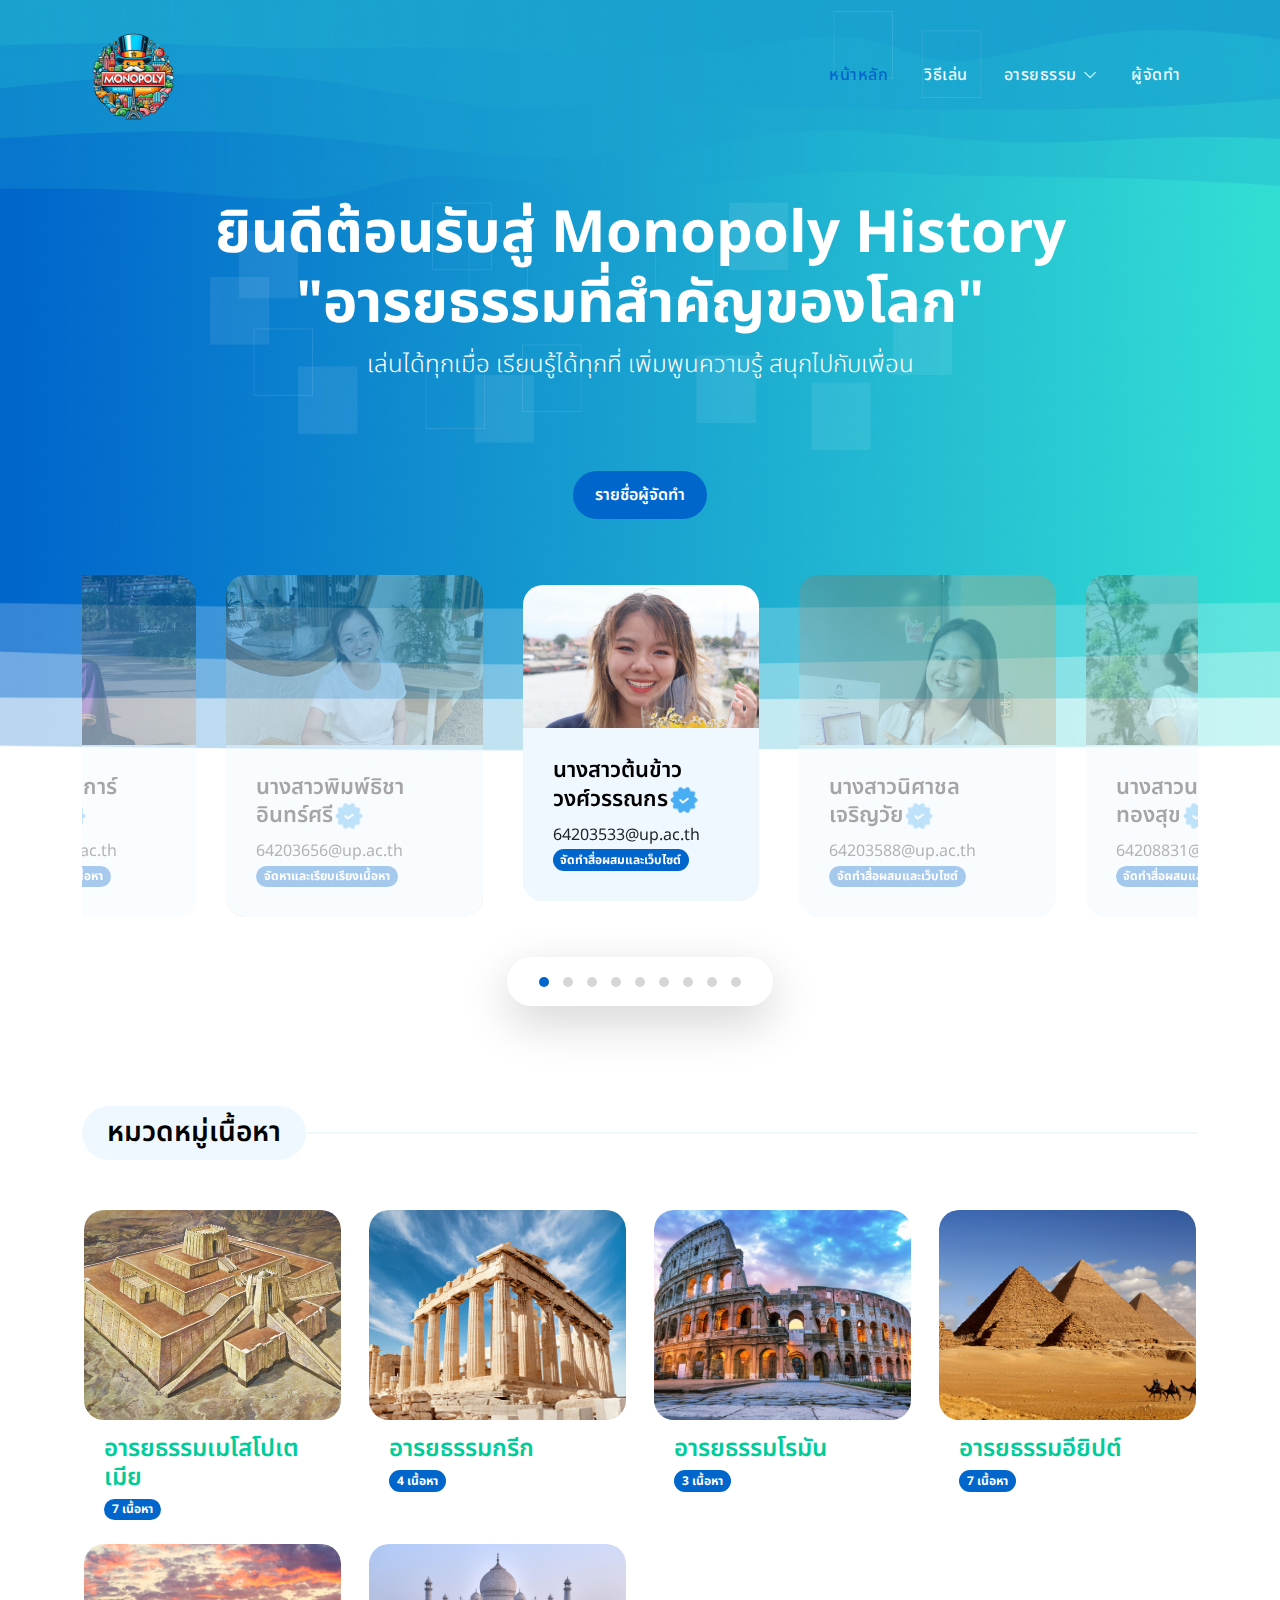
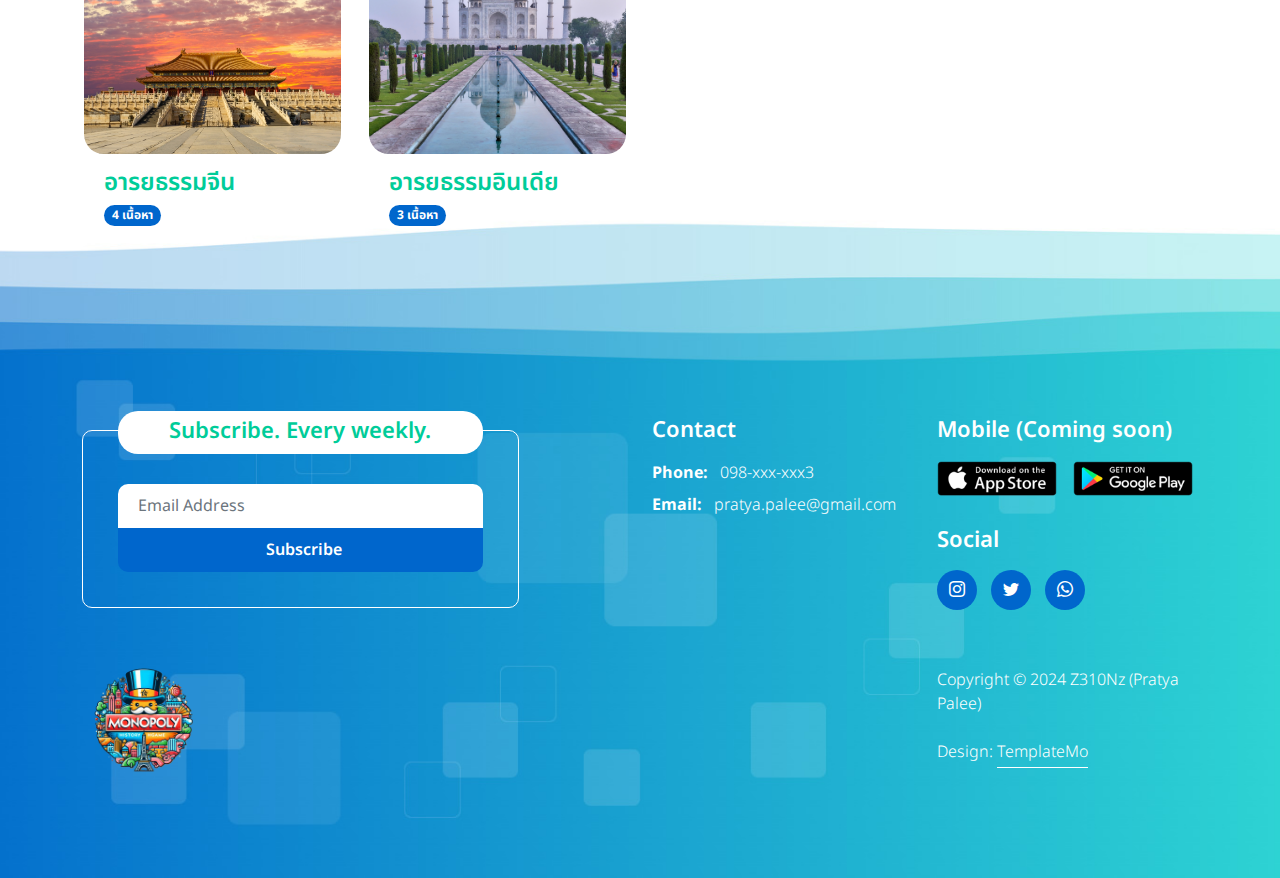
<file: index.html>
<!DOCTYPE html>
<html lang="en">
  <head>
    <meta charset="utf-8" />
    <meta name="viewport" content="width=device-width, initial-scale=1" />

    <meta name="description" content="" />
    <meta name="author" content="" />

    <title>Home</title>
    <link rel="icon" type="image/x-icon" href="/images/mono-logo.png" />

    <!-- CSS FILES -->
    <link rel="preconnect" href="https://fonts.googleapis.com" />

    <link rel="preconnect" href="https://fonts.gstatic.com" crossorigin />

    <link
      href="https://fonts.googleapis.com/css2?family=Noto+Sans+Thai:wght@100..900&display=swap"
      rel="stylesheet"
    />

    <link rel="stylesheet" href="css/bootstrap.min.css" />

    <link rel="stylesheet" href="css/bootstrap-icons.css" />

    <link rel="stylesheet" href="css/owl.carousel.min.css" />

    <link rel="stylesheet" href="css/owl.theme.default.min.css" />

    <link href="css/templatemo-pod-talk.css" rel="stylesheet" />
  </head>

  <body>
    <main>
      <nav class="navbar navbar-expand-lg">
        <div class="container">
          <a class="navbar-brand me-lg-5 me-0" href="index.html">
            <img
              src="images/mono-logo.png"
              class="logo-image img-fluid"
              alt="templatemo pod talk"
            />
          </a>

          <button
            class="navbar-toggler"
            type="button"
            data-bs-toggle="collapse"
            data-bs-target="#navbarNav"
            aria-controls="navbarNav"
            aria-expanded="false"
            aria-label="Toggle navigation"
          >
            <span class="navbar-toggler-icon"></span>
          </button>

          <div class="collapse navbar-collapse" id="navbarNav">
            <ul class="navbar-nav ms-lg-auto">
              <li class="nav-item">
                <a
                  class="nav-link active"
                  style="font-size: 16px"
                  href="/index.html"
                  >หน้าหลัก</a
                >
              </li>

              <li class="nav-item">
                <a
                  class="nav-link"
                  style="font-size: 16px"
                  href="/page/how-to-play.html"
                  >วิธีเล่น</a
                >
              </li>

              <li class="nav-item dropdown">
                <a
                  class="nav-link dropdown-toggle"
                  style="font-size: 16px"
                  href="#"
                  id="navbarLightDropdownMenuLink"
                  role="button"
                  data-bs-toggle="dropdown"
                  aria-expanded="false"
                  >อารยธรรม</a
                >

                <ul
                  class="dropdown-menu dropdown-menu-light"
                  aria-labelledby="navbarLightDropdownMenuLink"
                >
                  <li>
                    <a
                      class="dropdown-item"
                      href="/page/civilization/mesopotamian.html"
                      >อารยธรรมเมโสโปเตเมีย</a
                    >
                  </li>

                  <li>
                    <a
                      class="dropdown-item"
                      href="/page/civilization/greek.html"
                      >อารยธรรมกรีก</a
                    >
                  </li>
                  <li>
                    <a
                      class="dropdown-item"
                      href="/page/civilization/roman.html"
                      >อารยธรรมโรมัน</a
                    >
                  </li>

                  <li>
                    <a
                      class="dropdown-item"
                      href="/page/civilization/egyptian.html"
                      >อารยธรรมอียิปต์</a
                    >
                  </li>

                  <li>
                    <a
                      class="dropdown-item"
                      href="/page/civilization/chinese.html"
                      >อารยธรรมจีน</a
                    >
                  </li>

                  <li>
                    <a
                      class="dropdown-item"
                      href="/page/civilization/indian.html"
                      >อารยธรรมอินเดีย</a
                    >
                  </li>
                </ul>
              </li>

              <li class="nav-item">
                <a
                  class="nav-link"
                  style="font-size: 16px"
                  href="/page/contact.html"
                  >ผู้จัดทำ</a
                >
              </li>
            </ul>
          </div>
        </div>
      </nav>
      <button onclick="topFunction()" id="myBtn" title="Go to top">Top</button>
      <section class="hero-section">
        <div class="container">
          <div class="row">
            <div class="col-lg-12 col-12">
              <div class="text-center mb-5 pb-2">
                <h1 class="text-white">
                  ยินดีต้อนรับสู่ Monopoly History
                  <br />"อารยธรรมที่สำคัญของโลก"
                </h1>

                <p class="text-white" style="font-size: 24px">
                  เล่นได้ทุกเมื่อ เรียนรู้ได้ทุกที่ เพิ่มพูนความรู้
                  สนุกไปกับเพื่อน
                </p>
              </div>
              <div class="text-center mb-5 pb-2">
                <a
                  href="/page/contact.html"
                  class="btn custom-btn smoothscroll mt-3"
                  >รายชื่อผู้จัดทำ</a
                >
              </div>
              <div class="owl-carousel owl-theme">
                <div class="owl-carousel-info-wrap item">
                  <img
                    src="images/profile/tonkhao.png"
                    class="owl-carousel-image img-fluid"
                    alt=""
                  />

                  <div class="owl-carousel-info">
                    <h6 class="mb-2">
                      นางสาวต้นข้าว
                      <br />
                      วงศ์วรรณกร

                      <img
                        src="images/verified.png"
                        class="owl-carousel-verified-image img-fluid"
                        alt=""
                      />
                    </h6>
                    <h8 class="mb-2">64203533@up.ac.th</h8>
                    <span class="badge">จัดทำสื่อผสมและเว็บไซต์</span>
                  </div>
                </div>

                <div class="owl-carousel-info-wrap item">
                  <img
                    src="images/profile/nisachon.png"
                    class="owl-carousel-image img-fluid"
                    alt=""
                  />

                  <div class="owl-carousel-info">
                    <h6 class="mb-2">
                      นางสาวนิศาชล
                      <br />
                      เจริญวัย

                      <img
                        src="images/verified.png"
                        class="owl-carousel-verified-image img-fluid"
                        alt=""
                      />
                    </h6>
                    <h8 class="mb-2">64203588@up.ac.th</h8>

                    <span class="badge">จัดทำสื่อผสมและเว็บไซต์</span>
                  </div>
                </div>

                <div class="owl-carousel-info-wrap item">
                  <img
                    src="images/profile/napatsorn.png"
                    class="owl-carousel-image img-fluid"
                    alt=""
                  />

                  <div class="owl-carousel-info">
                    <h6 class="mb-2">
                      นางสาวนภสร
                      <br />
                      ทองสุข

                      <img
                        src="images/verified.png"
                        class="owl-carousel-verified-image img-fluid"
                        alt=""
                      />
                    </h6>
                    <h8 class="mb-2">64208831@up.ac.th</h8>

                    <span class="badge">จัดทำสื่อผสมและเว็บไซต์</span>
                  </div>
                </div>
                <div class="owl-carousel-info-wrap item">
                  <img
                    src="images/profile/nuntawat.png"
                    class="owl-carousel-image img-fluid"
                    alt=""
                  />

                  <div class="owl-carousel-info">
                    <h6 class="mb-2">
                      นายนันทวัฒน์
                      <br />
                      สาลี

                      <img
                        src="images/verified.png"
                        class="owl-carousel-verified-image img-fluid"
                        alt=""
                      />
                    </h6>
                    <h8 class="mb-2">64208853@up.ac.th</h8>

                    <span class="badge">จัดทำสื่อผสมและเว็บไซต์</span>
                  </div>
                </div>

                <div class="owl-carousel-info-wrap item">
                  <img
                    src="images/profile/kanyarat.png"
                    class="owl-carousel-image img-fluid"
                    alt=""
                  />

                  <div class="owl-carousel-info">
                    <h6 class="mb-2">
                      นางสาวกัลยรัตน์
                      <br />
                      อินธิยะ

                      <img
                        src="images/verified.png"
                        class="owl-carousel-verified-image img-fluid"
                        alt=""
                      />
                    </h6>
                    <h8 class="mb-2">64201766@up.ac.th</h8>

                    <span class="badge">จัดหาและเรียบเรียงเนื้อหา</span>
                  </div>
                </div>

                <div class="owl-carousel-info-wrap item">
                  <img
                    src="images/profile/rustatummanoon.png"
                    class="owl-carousel-image img-fluid"
                    alt=""
                  />

                  <div class="owl-carousel-info">
                    <h6 class="mb-2">
                      นายรัฐธรรมนูญ
                      <br />
                      เถาเอี่ยม

                      <img
                        src="images/verified.png"
                        class="owl-carousel-verified-image img-fluid"
                        alt=""
                      />
                    </h6>
                    <h8 class="mb-2">64203689@up.ac.th</h8>

                    <span class="badge">จัดหาและเรียบเรียงเนื้อหา</span>
                  </div>
                </div>

                <div class="owl-carousel-info-wrap item">
                  <img
                    src="images/profile/mutita.png"
                    class="owl-carousel-image img-fluid"
                    alt=""
                  />

                  <div class="owl-carousel-info">
                    <h6 class="mb-2">
                      นางสาวมุทิตา
                      <br />
                      จำปาทอง

                      <img
                        src="images/verified.png"
                        class="owl-carousel-verified-image img-fluid"
                        alt=""
                      />
                    </h6>
                    <h8 class="mb-2">64203678@up.ac.th</h8>

                    <span class="badge">จัดหาและเรียบเรียงเนื้อหา</span>
                  </div>
                </div>

                <div class="owl-carousel-info-wrap item">
                  <img
                    src="images/profile/konnika.png"
                    class="owl-carousel-image img-fluid"
                    alt=""
                  />

                  <div class="owl-carousel-info">
                    <h6 class="mb-2">
                      นางสาวกรณิการ์
                      <br />
                      ชัยมาวงศ์

                      <img
                        src="images/verified.png"
                        class="owl-carousel-verified-image img-fluid"
                        alt=""
                      />
                    </h6>
                    <h8 class="mb-2">64204758@up.ac.th</h8>

                    <span class="badge">จัดหาและเรียบเรียงเนื้อหา</span>
                  </div>
                </div>

                <div class="owl-carousel-info-wrap item">
                  <img
                    src="images/profile/pimticha.png"
                    class="owl-carousel-image img-fluid"
                    alt=""
                  />

                  <div class="owl-carousel-info">
                    <h6 class="mb-2">
                      นางสาวพิมพ์ธิชา
                      <br />
                      อินทร์ศรี

                      <img
                        src="images/verified.png"
                        class="owl-carousel-verified-image img-fluid"
                        alt=""
                      />
                    </h6>
                    <h8 class="mb-2">64203656@up.ac.th</h8>

                    <span class="badge">จัดหาและเรียบเรียงเนื้อหา</span>
                  </div>
                </div>
              </div>
            </div>
          </div>
        </div>
      </section>

      <section class="topics-section section-padding pb-0" id="section_3">
        <div class="container">
          <div class="row">
            <div class="col-lg-12 col-12">
              <div class="section-title-wrap mb-5">
                <h4 class="section-title">หมวดหมู่เนื้อหา</h4>
              </div>
            </div>

            <div class="col-lg-3 col-md-6 col-12 mb-4 mb-lg-0">
              <div class="custom-block custom-block-overlay">
                <a
                  href="page/civilization/mesopotamian.html"
                  class="custom-block-image-wrap"
                >
                  <img
                    src="images/topics/mesopotamia.jpeg"
                    class="custom-block-image img-fluid"
                    alt=""
                  />
                </a>

                <div class="custom-block-info custom-block-overlay-info">
                  <h5 class="mb-1">
                    <a href="page/civilization/mesopotamian.html">
                      อารยธรรมเมโสโปเตเมีย
                    </a>
                  </h5>

                  <p class="badge mb-0">7 เนื้อหา</p>
                </div>
              </div>
            </div>

            <div class="col-lg-3 col-md-6 col-12 mb-4 mb-lg-0">
              <div class="custom-block custom-block-overlay">
                <a
                  href="page/civilization/greek.html"
                  class="custom-block-image-wrap"
                >
                  <img
                    src="images/topics/greekroman.jpg"
                    class="custom-block-image img-fluid"
                    alt=""
                  />
                </a>

                <div class="custom-block-info custom-block-overlay-info">
                  <h5 class="mb-1">
                    <a href="page/civilization/greek.html"> อารยธรรมกรีก </a>
                  </h5>

                  <p class="badge mb-0">4 เนื้อหา</p>
                </div>
              </div>
            </div>

            <div class="col-lg-3 col-md-6 col-12 mb-4 mb-lg-0">
              <div class="custom-block custom-block-overlay">
                <a
                  href="page/civilization/roman.html"
                  class="custom-block-image-wrap"
                >
                  <img
                    src="images/topics/roman.avif"
                    class="custom-block-image img-fluid"
                    alt=""
                  />
                </a>

                <div class="custom-block-info custom-block-overlay-info">
                  <h5 class="mb-1">
                    <a href="page/civilization/roman.html"> อารยธรรมโรมัน </a>
                  </h5>

                  <p class="badge mb-0">3 เนื้อหา</p>
                </div>
              </div>
            </div>

            <div class="col-lg-3 col-md-6 col-12 mb-4 mb-lg-0">
              <div class="custom-block custom-block-overlay">
                <a
                  href="page/civilization/egyptian.html"
                  class="custom-block-image-wrap"
                >
                  <img
                    src="images/topics/egypt.jpg"
                    class="custom-block-image img-fluid"
                    alt=""
                  />
                </a>

                <div class="custom-block-info custom-block-overlay-info">
                  <h5 class="mb-1">
                    <a href="page/civilization/egyptian.html">
                      อารยธรรมอียิปต์
                    </a>
                  </h5>

                  <p class="badge mb-0">7 เนื้อหา</p>
                </div>
              </div>
            </div>

            <div class="col-lg-3 col-md-6 col-12 mb-4 mb-lg-0">
              <div class="custom-block custom-block-overlay">
                <a
                  href="page/civilization/chinese.html"
                  class="custom-block-image-wrap"
                >
                  <img
                    src="images/topics/china.jpg"
                    class="custom-block-image img-fluid"
                    alt=""
                  />
                </a>

                <div class="custom-block-info custom-block-overlay-info">
                  <h5 class="mb-1">
                    <a href="page/civilization/chinese.html"> อารยธรรมจีน </a>
                  </h5>

                  <p class="badge mb-0">4 เนื้อหา</p>
                </div>
              </div>
            </div>

            <div class="col-lg-3 col-md-6 col-12 mb-4 mb-lg-0">
              <div class="custom-block custom-block-overlay">
                <a
                  href="page/civilization/indian.html"
                  class="custom-block-image-wrap"
                >
                  <img
                    src="images/topics/Touchmahall.jpg"
                    class="custom-block-image img-fluid"
                    alt=""
                  />
                </a>

                <div class="custom-block-info custom-block-overlay-info">
                  <h5 class="mb-1">
                    <a href="page/civilization/indian.html">
                      อารยธรรมอินเดีย
                    </a>
                  </h5>

                  <p class="badge mb-0">3 เนื้อหา</p>
                </div>
              </div>
            </div>
          </div>
        </div>
      </section>
    </main>

    <footer class="site-footer">
      <div class="container">
        <div class="row">
          <div class="col-lg-6 col-12 mb-5 mb-lg-0">
            <div class="subscribe-form-wrap">
              <h6>Subscribe. Every weekly.</h6>

              <form
                class="custom-form subscribe-form"
                action="#"
                method="get"
                role="form"
              >
                <input
                  type="email"
                  name="subscribe-email"
                  id="subscribe-email"
                  pattern="[^ @]*@[^ @]*"
                  class="form-control"
                  placeholder="Email Address"
                  required=""
                />

                <div class="col-lg-12 col-12">
                  <button type="submit" class="form-control" id="submit">
                    Subscribe
                  </button>
                </div>
              </form>
            </div>
          </div>

          <div class="col-lg-3 col-md-6 col-12 mb-4 mb-md-0 mb-lg-0">
            <h6 class="site-footer-title mb-3">Contact</h6>

            <p class="mb-2">
              <strong class="d-inline me-2">Phone:</strong> 098-xxx-xxx3
            </p>

            <p>
              <strong class="d-inline me-2">Email:</strong>
              pratya.palee@gmail.com
            </p>
          </div>

          <div class="col-lg-3 col-md-6 col-12">
            <h6 class="site-footer-title mb-3">Mobile (Coming soon)</h6>

            <div class="site-footer-thumb mb-4 pb-2">
              <div class="d-flex flex-wrap">
                <a href="#">
                  <img
                    src="images/app-store.png"
                    class="me-3 mb-2 mb-lg-0 img-fluid"
                    alt=""
                  />
                </a>

                <a href="#">
                  <img src="images/play-store.png" class="img-fluid" alt="" />
                </a>
              </div>
            </div>

            <h6 class="site-footer-title mb-3">Social</h6>

            <ul class="social-icon">
              <li class="social-icon-item">
                <a href="#" class="social-icon-link bi-instagram"></a>
              </li>

              <li class="social-icon-item">
                <a href="#" class="social-icon-link bi-twitter"></a>
              </li>

              <li class="social-icon-item">
                <a href="#" class="social-icon-link bi-whatsapp"></a>
              </li>
            </ul>
          </div>
        </div>
      </div>

      <div class="container pt-5">
        <div class="row align-items-center">
          <div class="col-lg-2 col-md-3 col-12">
            <a class="navbar-brand" href="index.html">
              <img
                src="images/mono-logo.png"
                class="logo-image img-fluid"
                alt="templatemo pod talk"
              />
            </a>
          </div>

          <div class="col-lg-7 col-md-9 col-12">
            <ul class="site-footer-links">
              <li class="site-footer-link-item">
                <a href="#" class="site-footer-link"></a>
              </li>

              <li class="site-footer-link-item">
                <a href="#" class="site-footer-link"></a>
              </li>

              <li class="site-footer-link-item">
                <a href="#" class="site-footer-link"></a>
              </li>

              <li class="site-footer-link-item">
                <a href="#" class="site-footer-link"></a>
              </li>
            </ul>
          </div>

          <div class="col-lg-3 col-12">
            <p class="copyright-text mb-0">
              Copyright © 2024 Z310Nz (Pratya Palee) <br /><br />
              Design:
              <a
                rel="nofollow"
                href="https://templatemo.com/page/1"
                target="_parent"
                >TemplateMo</a
              >
            </p>
          </div>
        </div>
      </div>
    </footer>

    <!-- JAVASCRIPT FILES -->
    <script src="js/jquery.min.js"></script>
    <script src="js/bootstrap.bundle.min.js"></script>
    <script src="js/owl.carousel.min.js"></script>
    <script src="js/custom.js"></script>
    <script src="/js/btt.js"></script>
  </body>
</html>
</file>
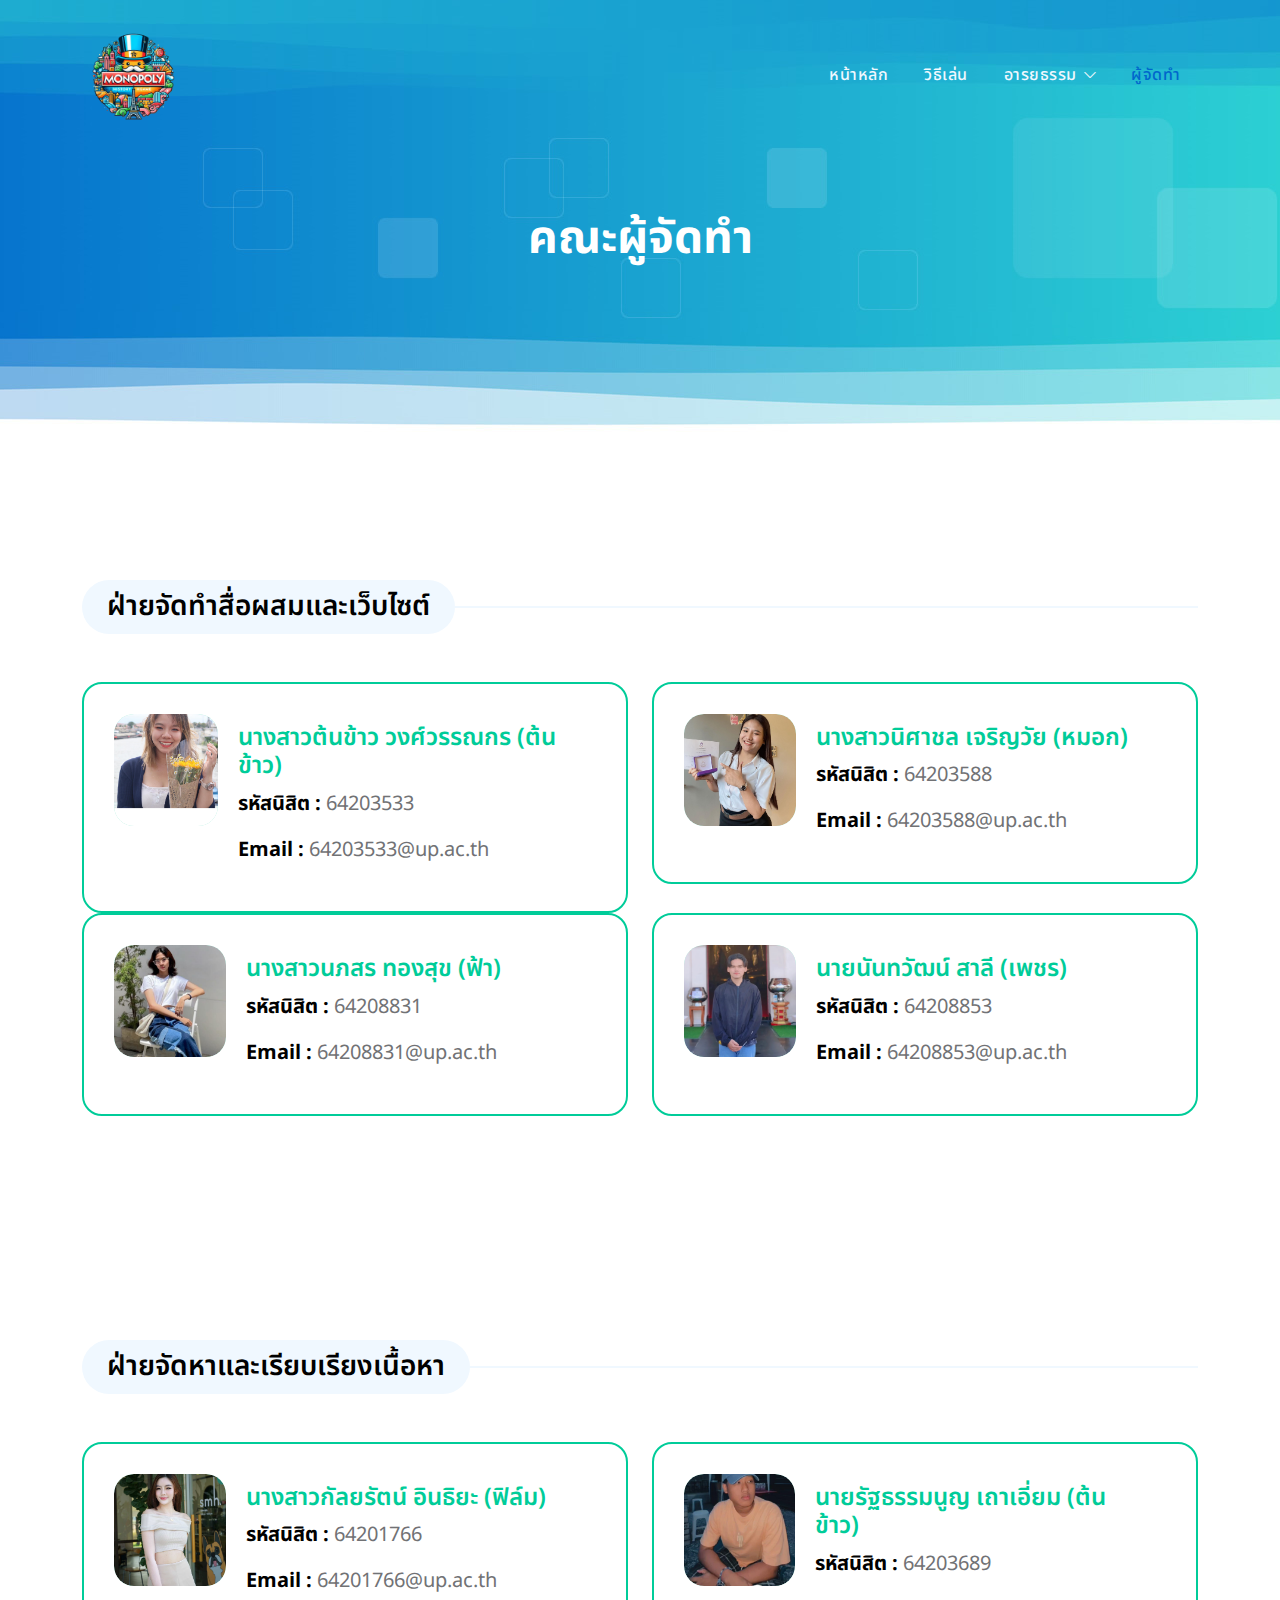
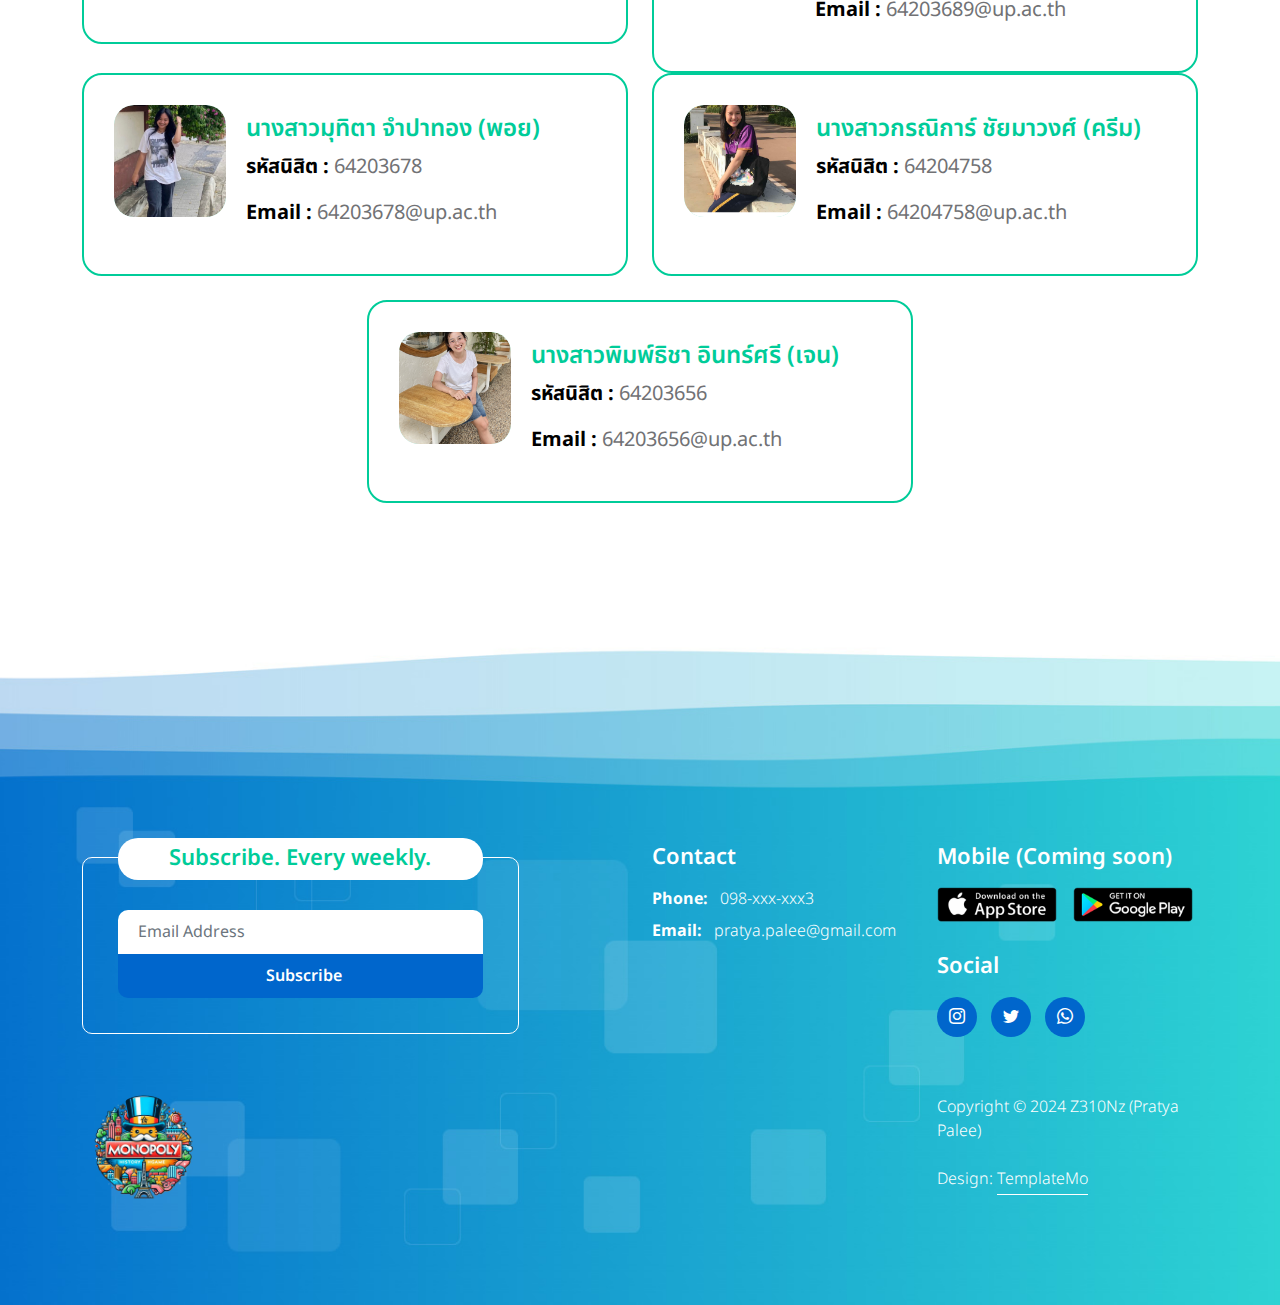
<file: page/contact.html>
<!DOCTYPE html>
<html lang="en">
  <head>
    <meta charset="utf-8" />
    <meta name="viewport" content="width=device-width, initial-scale=1" />

    <meta name="description" content="" />
    <meta name="author" content="" />

    <title>Contact</title>
    <link rel="icon" type="image/x-icon" href="/images/mono-logo.png" />

    <!-- CSS FILES -->
    <link rel="preconnect" href="https://fonts.googleapis.com" />

    <link rel="preconnect" href="https://fonts.gstatic.com" crossorigin />

    <link
      href="https://fonts.googleapis.com/css2?family=Noto+Sans+Thai:wght@100..900&display=swap"
      rel="stylesheet"
    />

    <link rel="stylesheet" href="/css/bootstrap.min.css" />

    <link rel="stylesheet" href="/css/bootstrap-icons.css" />

    <link rel="stylesheet" href="/css/owl.carousel.min.css" />

    <link rel="stylesheet" href="/css/owl.theme.default.min.css" />

    <link href="/css/templatemo-pod-talk.css" rel="stylesheet" />
  </head>

  <body>
    <main>
      <nav class="navbar navbar-expand-lg">
        <div class="container">
          <a class="navbar-brand me-lg-5 me-0" href="/index.html">
            <img
              src="/images/mono-logo.png"
              class="logo-image img-fluid"
              alt="templatemo pod talk"
            />
          </a>

          <button
            class="navbar-toggler"
            type="button"
            data-bs-toggle="collapse"
            data-bs-target="#navbarNav"
            aria-controls="navbarNav"
            aria-expanded="false"
            aria-label="Toggle navigation"
          >
            <span class="navbar-toggler-icon"></span>
          </button>

          <div class="collapse navbar-collapse" id="navbarNav">
            <ul class="navbar-nav ms-lg-auto">
              <li class="nav-item">
                <a class="nav-link" style="font-size: 16px" href="/index.html"
                  >หน้าหลัก</a
                >
              </li>

              <li class="nav-item">
                <a
                  class="nav-link"
                  style="font-size: 16px"
                  href="/page/how-to-play.html"
                  >วิธีเล่น</a
                >
              </li>

              <li class="nav-item dropdown">
                <a
                  class="nav-link dropdown-toggle"
                  style="font-size: 16px"
                  href="#"
                  id="navbarLightDropdownMenuLink"
                  role="button"
                  data-bs-toggle="dropdown"
                  aria-expanded="false"
                  >อารยธรรม</a
                >

                <ul
                  class="dropdown-menu dropdown-menu-light"
                  aria-labelledby="navbarLightDropdownMenuLink"
                >
                  <li>
                    <a
                      class="dropdown-item"
                      href="/page/civilization/mesopotamian.html"
                      >อารยธรรมเมโสโปเตเมีย</a
                    >
                  </li>

                  <li>
                    <a
                      class="dropdown-item"
                      href="/page/civilization/greek.html"
                      >อารยธรรมกรีก</a
                    >
                  </li>
                  <li>
                    <a
                      class="dropdown-item"
                      href="/page/civilization/roman.html"
                      >อารยธรรมโรมัน</a
                    >
                  </li>

                  <li>
                    <a
                      class="dropdown-item"
                      href="/page/civilization/egyptian.html"
                      >อารยธรรมอียิปต์</a
                    >
                  </li>

                  <li>
                    <a
                      class="dropdown-item"
                      href="/page/civilization/chinese.html"
                      >อารยธรรมจีน</a
                    >
                  </li>

                  <li>
                    <a
                      class="dropdown-item"
                      href="/page/civilization/indian.html"
                      >อารยธรรมอินเดีย</a
                    >
                  </li>
                </ul>
              </li>

              <li class="nav-item">
                <a
                  class="nav-link active"
                  style="font-size: 16px"
                  href="/page/contact.html"
                  >ผู้จัดทำ</a
                >
              </li>
            </ul>
          </div>
        </div>
      </nav>

      <header
        class="site-header d-flex flex-column justify-content-center align-items-center"
      >
        <div class="container">
          <div class="row">
            <div class="col-lg-12 col-12 text-center">
              <h2 class="mb-0">คณะผู้จัดทำ</h2>
            </div>
          </div>
        </div>
      </header>

      <button onclick="topFunction()" id="myBtn" title="Go to top">Top</button>

      <section class="latest-podcast-section section-padding" id="section_1">
        <div class="container">
          <div class="row justify-content-center">
            <div class="col-lg-12 col-12">
              <div class="section-title-wrap mb-5">
                <h4 class="section-title">ฝ่ายจัดทำสื่อผสมและเว็บไซต์</h4>
              </div>
            </div>

            <div class="col-lg-6 col-12 mb-4 mb-lg-0">
              <div class="custom-block d-flex">
                <div class="">
                  <div class="custom-block-icon-wrap">
                    <div class="section-overlay"></div>
                    <a href="#" class="custom-block-image-wrap">
                      <img
                        src="/images/profile/tonkhao.png"
                        class="custom-block-image img-fluid"
                        alt=""
                      />
                    </a>
                  </div>
                </div>

                <div class="custom-block-info">
                  <h5 class="mb-2">
                    <a href="#"> นางสาวต้นข้าว วงศ์วรรณกร (ต้นข้าว)</a>
                  </h5>
                  <p style="font-size: 20px; font-weight: 400">
                    <b style="color: black">รหัสนิสิต : </b>64203533
                  </p>
                  <p style="font-size: 20px; font-weight: 400">
                    <b style="color: black">Email : </b>64203533@up.ac.th
                  </p>
                </div>
              </div>
            </div>

            <div class="col-lg-6 col-12 mb-4">
              <div class="custom-block d-flex">
                <div class="">
                  <div class="custom-block-icon-wrap">
                    <div class="section-overlay"></div>
                    <a href="#" class="custom-block-image-wrap">
                      <img
                        src="/images/profile/nisachon.png"
                        class="custom-block-image img-fluid"
                        alt=""
                      />
                    </a>
                  </div>
                </div>

                <div class="custom-block-info">
                  <h5 class="mb-2">
                    <a href="#"> นางสาวนิศาชล เจริญวัย (หมอก)</a>
                  </h5>
                  <p style="font-size: 20px; font-weight: 400">
                    <b style="color: black">รหัสนิสิต : </b>64203588
                  </p>
                  <p style="font-size: 20px; font-weight: 400">
                    <b style="color: black">Email : </b>64203588@up.ac.th
                  </p>
                </div>
              </div>
            </div>

            <div class="col-lg-6 col-12 mb-4">
              <div class="custom-block d-flex">
                <div class="">
                  <div class="custom-block-icon-wrap">
                    <div class="section-overlay"></div>
                    <a href="#" class="custom-block-image-wrap">
                      <img
                        src="/images/profile/napatsorn.png"
                        class="custom-block-image img-fluid"
                        alt=""
                      />
                    </a>
                  </div>
                </div>

                <div class="custom-block-info">
                  <h5 class="mb-2">
                    <a href="#"> นางสาวนภสร ทองสุข (ฟ้า)</a>
                  </h5>
                  <p style="font-size: 20px; font-weight: 400">
                    <b style="color: black">รหัสนิสิต : </b>64208831
                  </p>
                  <p style="font-size: 20px; font-weight: 400">
                    <b style="color: black">Email : </b>64208831@up.ac.th
                  </p>
                </div>
              </div>
            </div>

            <div class="col-lg-6 col-12 mb-4">
              <div class="custom-block d-flex">
                <div class="">
                  <div class="custom-block-icon-wrap">
                    <div class="section-overlay"></div>
                    <a href="#" class="custom-block-image-wrap">
                      <img
                        src="/images/profile/nuntawat.png"
                        class="custom-block-image img-fluid"
                        alt=""
                      />
                    </a>
                  </div>
                </div>

                <div class="custom-block-info">
                  <h5 class="mb-2">
                    <a href="#">นายนันทวัฒน์ สาลี (เพชร)</a>
                  </h5>
                  <p style="font-size: 20px; font-weight: 400">
                    <b style="color: black">รหัสนิสิต : </b>64208853
                  </p>
                  <p style="font-size: 20px; font-weight: 400">
                    <b style="color: black">Email : </b>64208853@up.ac.th
                  </p>
                </div>
              </div>
            </div>
          </div>
        </div>
      </section>

      <section class="latest-podcast-section section-padding" id="section_2">
        <div class="container">
          <div class="row justify-content-center">
            <div class="col-lg-12 col-12">
              <div class="section-title-wrap mb-5">
                <h4 class="section-title">ฝ่ายจัดหาและเรียบเรียงเนื้อหา</h4>
              </div>
            </div>

            <div class="col-lg-6 col-12 mb-4">
              <div class="custom-block d-flex">
                <div class="">
                  <div class="custom-block-icon-wrap">
                    <div class="section-overlay"></div>
                    <a href="#" class="custom-block-image-wrap">
                      <img
                        src="/images/profile/kanyarat.png"
                        class="custom-block-image img-fluid"
                        alt=""
                      />
                    </a>
                  </div>
                </div>

                <div class="custom-block-info">
                  <h5 class="mb-2">
                    <a href="#">นางสาวกัลยรัตน์ อินธิยะ (ฟิล์ม)</a>
                  </h5>
                  <p style="font-size: 20px; font-weight: 400">
                    <b style="color: black">รหัสนิสิต : </b>64201766
                  </p>
                  <p style="font-size: 20px; font-weight: 400">
                    <b style="color: black">Email : </b>64201766@up.ac.th
                  </p>
                </div>
              </div>
            </div>

            <div class="col-lg-6 col-12 mb-4 mb-lg-0">
              <div class="custom-block d-flex">
                <div class="">
                  <div class="custom-block-icon-wrap">
                    <div class="section-overlay"></div>
                    <a href="#" class="custom-block-image-wrap">
                      <img
                        src="/images/profile/rustatummanoon.png"
                        class="custom-block-image img-fluid"
                        alt=""
                      />
                    </a>
                  </div>
                </div>

                <div class="custom-block-info">
                  <h5 class="mb-2">
                    <a href="#"> นายรัฐธรรมนูญ เถาเอี่ยม (ต้นข้าว)</a>
                  </h5>
                  <p style="font-size: 20px; font-weight: 400">
                    <b style="color: black">รหัสนิสิต : </b>64203689
                  </p>
                  <p style="font-size: 20px; font-weight: 400">
                    <b style="color: black">Email : </b>64203689@up.ac.th
                  </p>
                </div>
              </div>
            </div>

            <div class="col-lg-6 col-12 mb-4">
              <div class="custom-block d-flex">
                <div class="">
                  <div class="custom-block-icon-wrap">
                    <div class="section-overlay"></div>
                    <a href="#" class="custom-block-image-wrap">
                      <img
                        src="/images/profile/mutita.png"
                        class="custom-block-image img-fluid"
                        alt=""
                      />
                    </a>
                  </div>
                </div>

                <div class="custom-block-info">
                  <h5 class="mb-2">
                    <a href="#">นางสาวมุทิตา จำปาทอง (พอย)</a>
                  </h5>
                  <p style="font-size: 20px; font-weight: 400">
                    <b style="color: black">รหัสนิสิต : </b>64203678
                  </p>
                  <p style="font-size: 20px; font-weight: 400">
                    <b style="color: black">Email : </b>64203678@up.ac.th
                  </p>
                </div>
              </div>
            </div>

            <div class="col-lg-6 col-12 mb-4">
              <div class="custom-block d-flex">
                <div class="">
                  <div class="custom-block-icon-wrap">
                    <div class="section-overlay"></div>
                    <a href="#" class="custom-block-image-wrap">
                      <img
                        src="/images/profile/konnika.png"
                        class="custom-block-image img-fluid"
                        alt=""
                      />
                    </a>
                  </div>
                </div>

                <div class="custom-block-info">
                  <h5 class="mb-2">
                    <a href="#">นางสาวกรณิการ์ ชัยมาวงศ์ (ครีม)</a>
                  </h5>
                  <p style="font-size: 20px; font-weight: 400">
                    <b style="color: black">รหัสนิสิต : </b>64204758
                  </p>
                  <p style="font-size: 20px; font-weight: 400">
                    <b style="color: black">Email : </b>64204758@up.ac.th
                  </p>
                </div>
              </div>
            </div>

            <div class="col-lg-6 col-12 mb-4">
              <div class="custom-block d-flex">
                <div class="">
                  <div class="custom-block-icon-wrap">
                    <div class="section-overlay"></div>
                    <a href="#" class="custom-block-image-wrap">
                      <img
                        src="/images/profile/pimticha.png"
                        class="custom-block-image img-fluid"
                        alt=""
                      />
                    </a>
                  </div>
                </div>

                <div class="custom-block-info">
                  <h5 class="mb-2">
                    <a href="#">นางสาวพิมพ์ธิชา อินทร์ศรี (เจน)</a>
                  </h5>
                  <p style="font-size: 20px; font-weight: 400">
                    <b style="color: black">รหัสนิสิต : </b>64203656
                  </p>
                  <p style="font-size: 20px; font-weight: 400">
                    <b style="color: black">Email : </b>64203656@up.ac.th
                  </p>
                </div>
              </div>
            </div>
          </div>
        </div>
      </section>
    </main>

    <br />
    <br />

    <footer class="site-footer">
      <div class="container">
        <div class="row">
          <div class="col-lg-6 col-12 mb-5 mb-lg-0">
            <div class="subscribe-form-wrap">
              <h6>Subscribe. Every weekly.</h6>

              <form
                class="custom-form subscribe-form"
                action="#"
                method="get"
                role="form"
              >
                <input
                  type="email"
                  name="subscribe-email"
                  id="subscribe-email"
                  pattern="[^ @]*@[^ @]*"
                  class="form-control"
                  placeholder="Email Address"
                  required=""
                />

                <div class="col-lg-12 col-12">
                  <button type="submit" class="form-control" id="submit">
                    Subscribe
                  </button>
                </div>
              </form>
            </div>
          </div>

          <div class="col-lg-3 col-md-6 col-12 mb-4 mb-md-0 mb-lg-0">
            <h6 class="site-footer-title mb-3">Contact</h6>

            <p class="mb-2">
              <strong class="d-inline me-2">Phone:</strong> 098-xxx-xxx3
            </p>

            <p>
              <strong class="d-inline me-2">Email:</strong>
              pratya.palee@gmail.com
            </p>
          </div>

          <div class="col-lg-3 col-md-6 col-12">
            <h6 class="site-footer-title mb-3">Mobile (Coming soon)</h6>

            <div class="site-footer-thumb mb-4 pb-2">
              <div class="d-flex flex-wrap">
                <a href="#">
                  <img
                    src="/images/app-store.png"
                    class="me-3 mb-2 mb-lg-0 img-fluid"
                    alt=""
                  />
                </a>

                <a href="#">
                  <img src="/images/play-store.png" class="img-fluid" alt="" />
                </a>
              </div>
            </div>

            <h6 class="site-footer-title mb-3">Social</h6>

            <ul class="social-icon">
              <li class="social-icon-item">
                <a href="#" class="social-icon-link bi-instagram"></a>
              </li>

              <li class="social-icon-item">
                <a href="#" class="social-icon-link bi-twitter"></a>
              </li>

              <li class="social-icon-item">
                <a href="#" class="social-icon-link bi-whatsapp"></a>
              </li>
            </ul>
          </div>
        </div>
      </div>

      <div class="container pt-5">
        <div class="row align-items-center">
          <div class="col-lg-2 col-md-3 col-12">
            <a class="navbar-brand" href="index.html">
              <img
                src="/images/mono-logo.png"
                class="logo-image img-fluid"
                alt="templatemo pod talk"
              />
            </a>
          </div>

          <div class="col-lg-7 col-md-9 col-12">
            <ul class="site-footer-links">
              <li class="site-footer-link-item">
                <a href="#" class="site-footer-link"></a>
              </li>

              <li class="site-footer-link-item">
                <a href="#" class="site-footer-link"></a>
              </li>

              <li class="site-footer-link-item">
                <a href="#" class="site-footer-link"></a>
              </li>

              <li class="site-footer-link-item">
                <a href="#" class="site-footer-link"></a>
              </li>
            </ul>
          </div>

          <div class="col-lg-3 col-12">
            <p class="copyright-text mb-0">
              Copyright © 2024 Z310Nz (Pratya Palee) <br /><br />
              Design:
              <a
                rel="nofollow"
                href="https://templatemo.com/page/1"
                target="_parent"
                >TemplateMo</a
              >
            </p>
          </div>
        </div>
      </div>
    </footer>

    <!-- JAVASCRIPT FILES -->
    <script src="/js/jquery.min.js"></script>
    <script src="/js/bootstrap.bundle.min.js"></script>
    <script src="/js/owl.carousel.min.js"></script>
    <script src="/js/custom.js"></script>
    <script src="/js/btt.js"></script>
  </body>
</html>
</file>
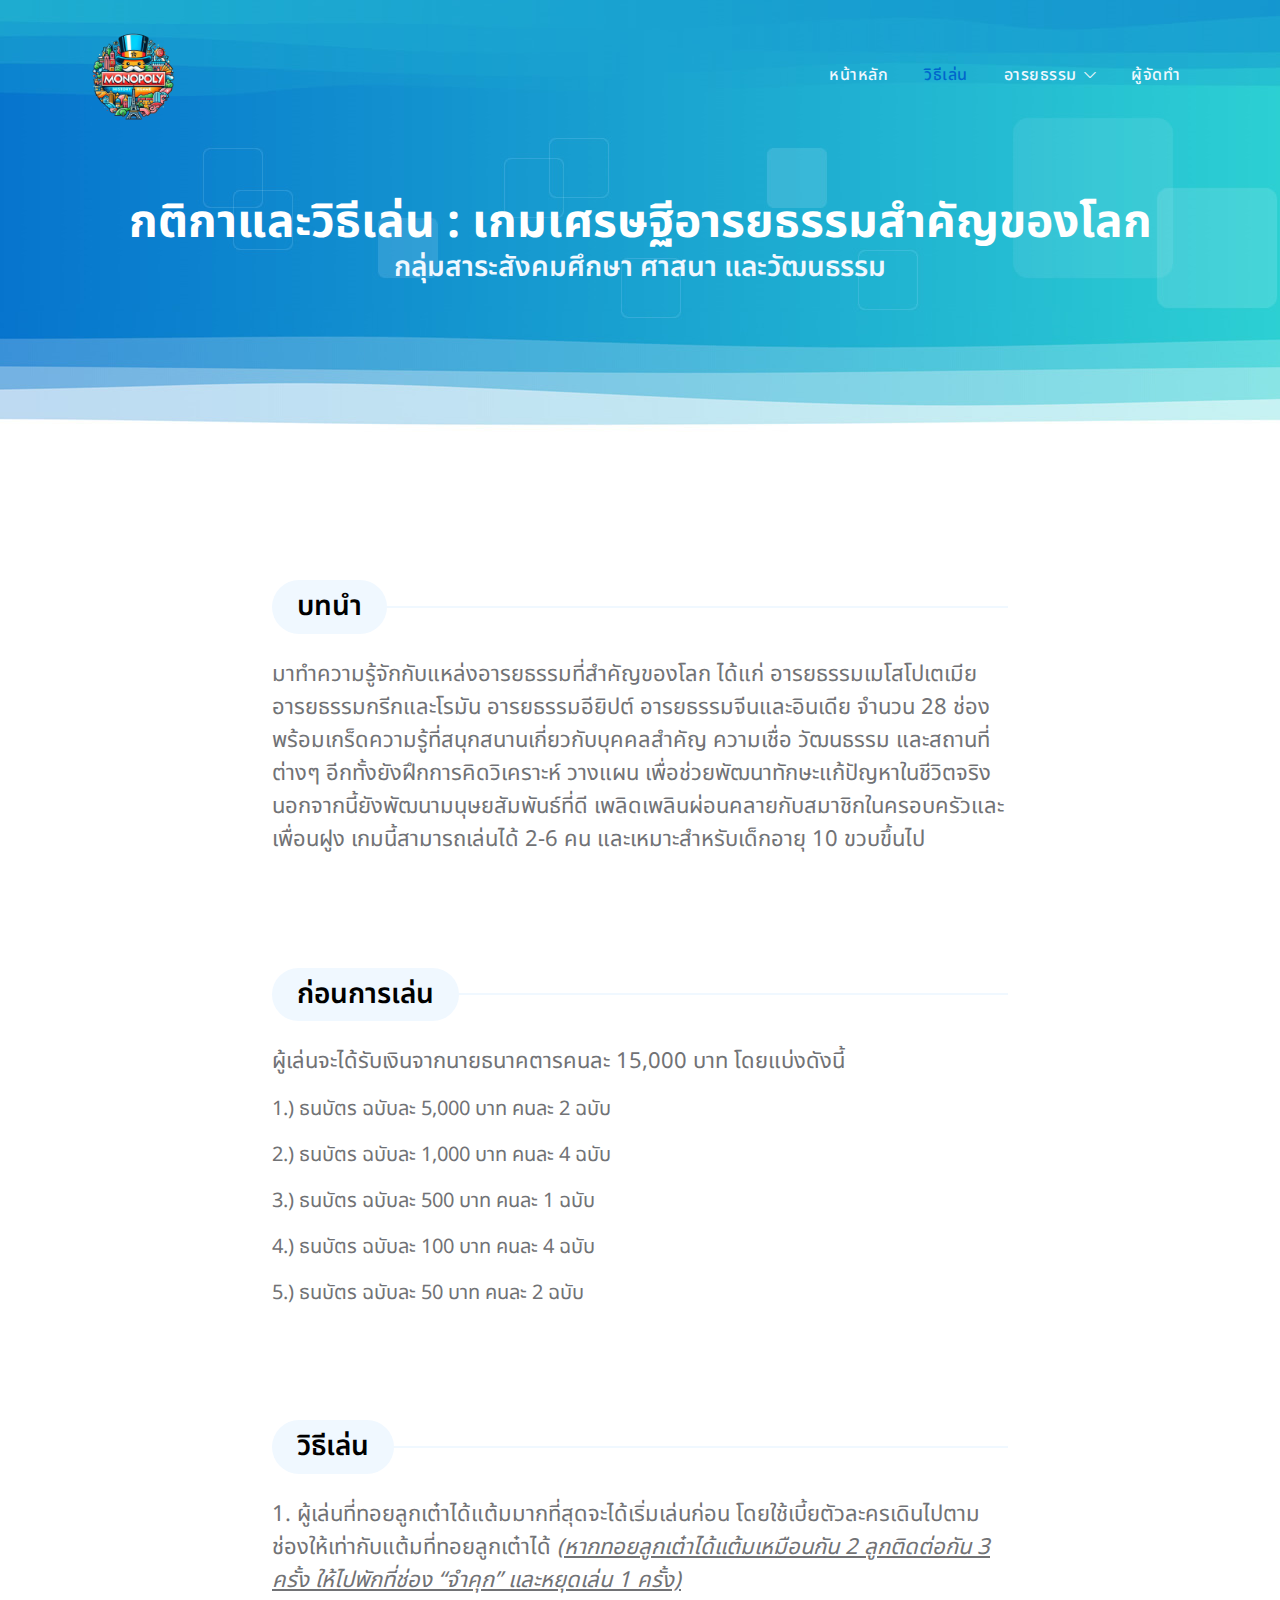
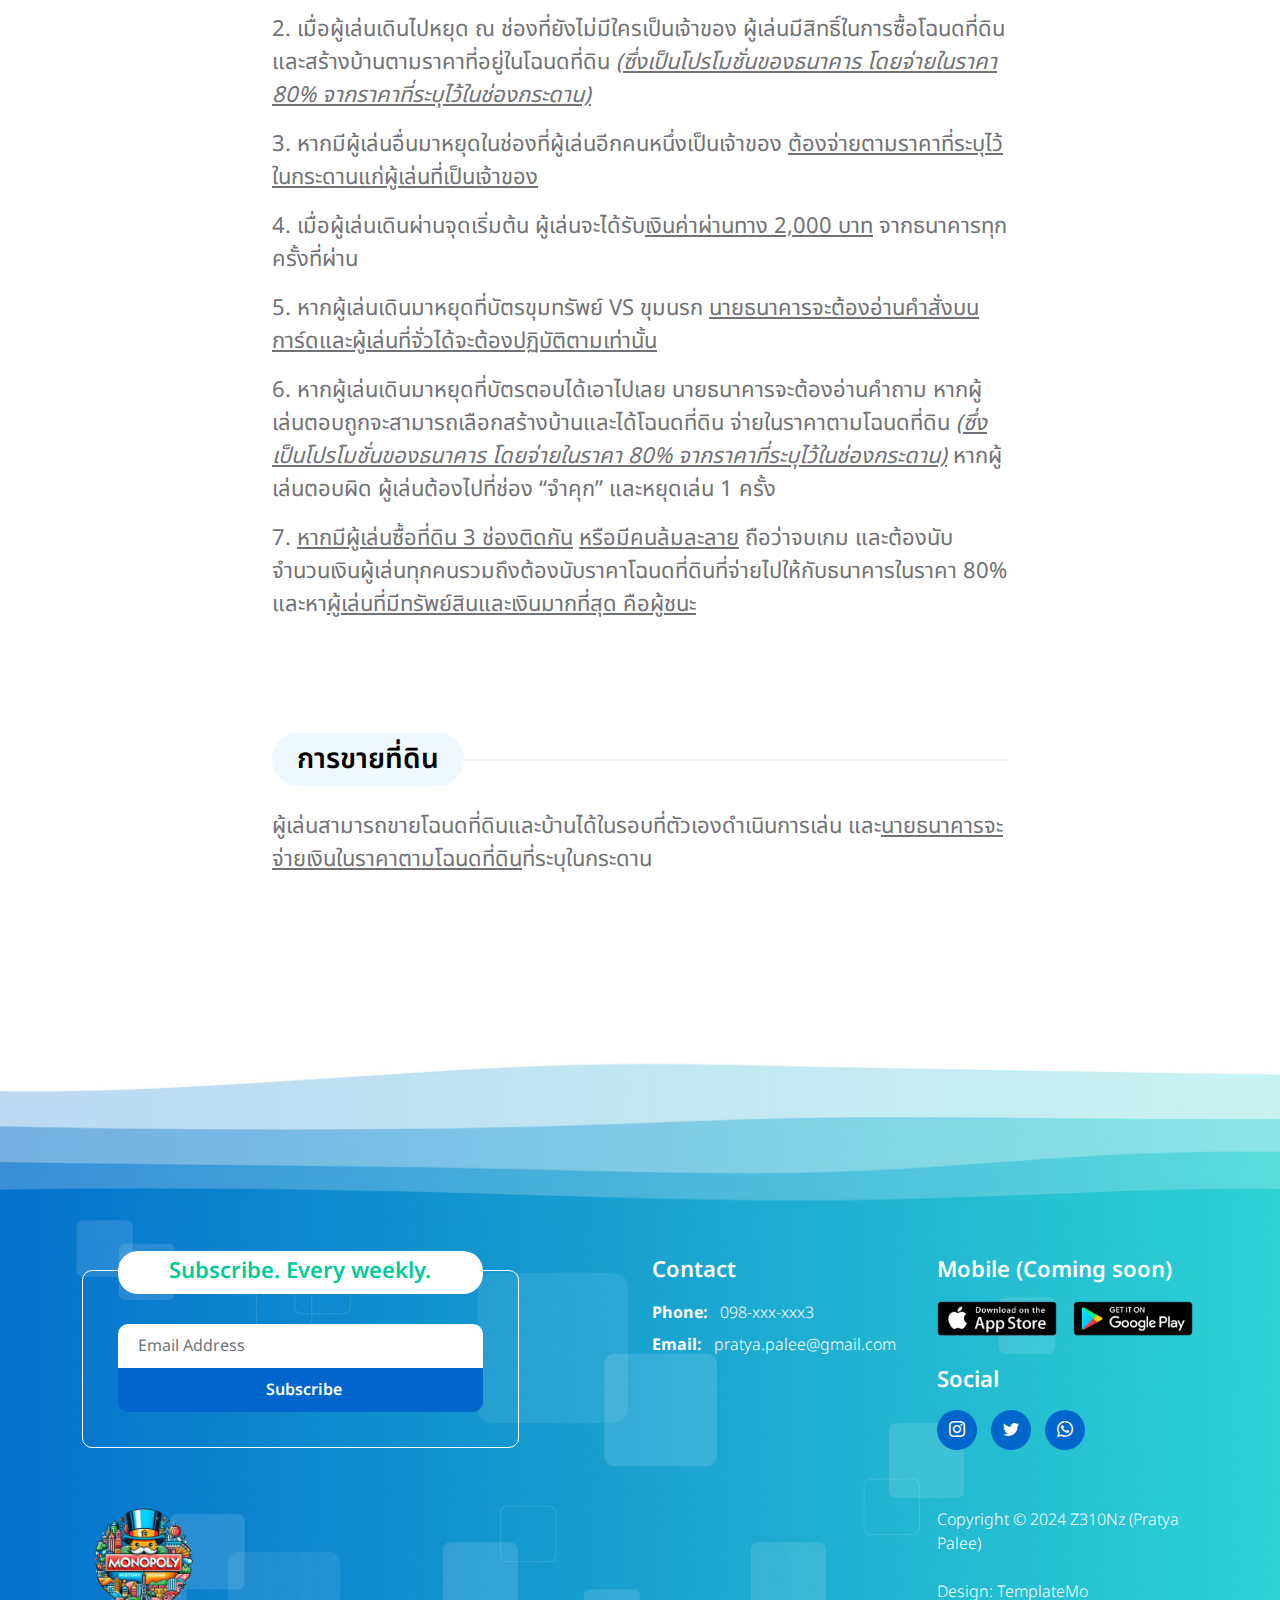
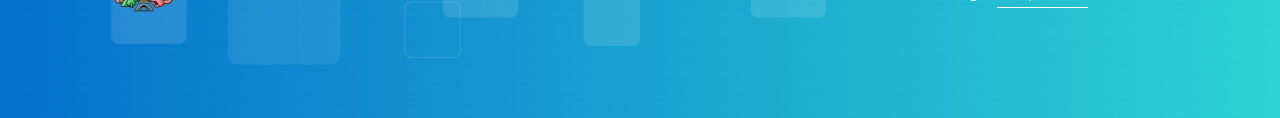
<file: page/how-to-play.html>
<!DOCTYPE html>
<html lang="en">
  <head>
    <meta charset="utf-8" />
    <meta name="viewport" content="width=device-width, initial-scale=1" />

    <meta name="description" content="" />
    <meta name="author" content="" />

    <title>How to play</title>
    <link rel="icon" type="image/x-icon" href="/images/mono-logo.png" />

    <!-- CSS FILES -->
    <link rel="preconnect" href="https://fonts.googleapis.com" />

    <link rel="preconnect" href="https://fonts.gstatic.com" crossorigin />

    <link
      href="https://fonts.googleapis.com/css2?family=Noto+Sans+Thai:wght@100..900&display=swap"
      rel="stylesheet"
    />

    <link rel="stylesheet" href="/css/bootstrap.min.css" />

    <link rel="stylesheet" href="/css/bootstrap-icons.css" />

    <link rel="stylesheet" href="/css/owl.carousel.min.css" />

    <link rel="stylesheet" href="/css/owl.theme.default.min.css" />

    <link href="/css/templatemo-pod-talk.css" rel="stylesheet" />
    <!--

TemplateMo 584 Pod Talk

https://templatemo.com/tm-584-pod-talk

-->
  </head>

  <body>
    <main>
      <nav class="navbar navbar-expand-lg">
        <div class="container">
          <a class="navbar-brand me-lg-5 me-0" href="/index.html">
            <img
              src="/images/mono-logo.png"
              class="logo-image img-fluid"
              alt="templatemo pod talk"
            />
          </a>

          <button
            class="navbar-toggler"
            type="button"
            data-bs-toggle="collapse"
            data-bs-target="#navbarNav"
            aria-controls="navbarNav"
            aria-expanded="false"
            aria-label="Toggle navigation"
          >
            <span class="navbar-toggler-icon"></span>
          </button>

          <div class="collapse navbar-collapse" id="navbarNav">
            <ul class="navbar-nav ms-lg-auto">
              <li class="nav-item">
                <a class="nav-link" style="font-size: 16px" href="/index.html"
                  >หน้าหลัก</a
                >
              </li>

              <li class="nav-item">
                <a
                  class="nav-link active"
                  style="font-size: 16px"
                  href="/page/how-to-play.html"
                  >วิธีเล่น</a
                >
              </li>

              <li class="nav-item dropdown">
                <a
                  class="nav-link dropdown-toggle"
                  style="font-size: 16px"
                  href="#"
                  id="navbarLightDropdownMenuLink"
                  role="button"
                  data-bs-toggle="dropdown"
                  aria-expanded="false"
                  >อารยธรรม</a
                >

                <ul
                  class="dropdown-menu dropdown-menu-light"
                  aria-labelledby="navbarLightDropdownMenuLink"
                >
                  <li>
                    <a
                      class="dropdown-item"
                      href="/page/civilization/mesopotamian.html"
                      >อารยธรรมเมโสโปเตเมีย</a
                    >
                  </li>

                  <li>
                    <a
                      class="dropdown-item"
                      href="/page/civilization/greek.html"
                      >อารยธรรมกรีก</a
                    >
                  </li>
                  <li>
                    <a
                      class="dropdown-item"
                      href="/page/civilization/roman.html"
                      >อารยธรรมโรมัน</a
                    >
                  </li>

                  <li>
                    <a
                      class="dropdown-item"
                      href="/page/civilization/egyptian.html"
                      >อารยธรรมอียิปต์</a
                    >
                  </li>

                  <li>
                    <a
                      class="dropdown-item"
                      href="/page/civilization/chinese.html"
                      >อารยธรรมจีน</a
                    >
                  </li>

                  <li>
                    <a
                      class="dropdown-item"
                      href="/page/civilization/indian.html"
                      >อารยธรรมอินเดีย</a
                    >
                  </li>
                </ul>
              </li>

              <li class="nav-item">
                <a
                  class="nav-link"
                  style="font-size: 16px"
                  href="/page/contact.html"
                  >ผู้จัดทำ</a
                >
              </li>
            </ul>
          </div>
        </div>
      </nav>

      <header
        class="site-header d-flex flex-column justify-content-center align-items-center"
      >
        <div class="container">
          <div class="row">
            <div class="col-lg-12 col-12 text-center">
              <h2 class="mb-0">
                กติกาและวิธีเล่น : เกมเศรษฐีอารยธรรมสำคัญของโลก
              </h2>
              <h4 class="mb-0" style="color: aliceblue">
                กลุ่มสาระสังคมศึกษา ศาสนา และวัฒนธรรม
              </h4>
            </div>
          </div>
        </div>
      </header>

      <button onclick="topFunction()" id="myBtn" title="Go to top">Top</button>

      <section class="about-section section-padding" id="section_2">
        <div class="container">
          <div class="row">
            <div class="col-lg-8 col-12 mx-auto">
              <div class="pb-5 mb-5">
                <div class="section-title-wrap mb-4">
                  <h4 class="section-title">บทนำ</h4>
                </div>

                <p class="p-temp">
                  มาทำความรู้จักกับแหล่งอารยธรรมที่สำคัญของโลก ได้แก่
                  อารยธรรมเมโสโปเตเมีย อารยธรรมกรีกและโรมัน อารยธรรมอียิปต์
                  อารยธรรมจีนและอินเดีย จำนวน 28 ช่อง
                  พร้อมเกร็ดความรู้ที่สนุกสนานเกี่ยวกับบุคคลสำคัญ ความเชื่อ
                  วัฒนธรรม และสถานที่ต่างๆ อีกทั้งยังฝึกการคิดวิเคราะห์ วางแผน
                  เพื่อช่วยพัฒนาทักษะแก้ปัญหาในชีวิตจริง
                  นอกจากนี้ยังพัฒนามนุษยสัมพันธ์ที่ดี
                  เพลิดเพลินผ่อนคลายกับสมาชิกในครอบครัวและเพื่อนฝูง
                  เกมนี้สามารถเล่นได้ 2-6 คน และเหมาะสำหรับเด็กอายุ 10 ขวบขึ้นไป
                </p>
              </div>
            </div>
            <div class="col-lg-8 col-12 mx-auto">
              <div class="pb-5 mb-5">
                <div class="section-title-wrap mb-4">
                  <h4 class="section-title">ก่อนการเล่น</h4>
                </div>

                <p class="p-temp">
                  ผู้เล่นจะได้รับเงินจากนายธนาคตารคนละ 15,000 บาท โดยแบ่งดังนี้
                </p>
                <p style="font-size: 20px; font-weight: 400">
                  1.) ธนบัตร ฉบับละ 5,000 บาท คนละ 2 ฉบับ
                </p>
                <p style="font-size: 20px; font-weight: 400">
                  2.) ธนบัตร ฉบับละ 1,000 บาท คนละ 4 ฉบับ
                </p>
                <p style="font-size: 20px; font-weight: 400">
                  3.) ธนบัตร ฉบับละ 500 บาท คนละ 1 ฉบับ
                </p>
                <p style="font-size: 20px; font-weight: 400">
                  4.) ธนบัตร ฉบับละ 100 บาท คนละ 4 ฉบับ
                </p>
                <p style="font-size: 20px; font-weight: 400">
                  5.) ธนบัตร ฉบับละ 50 บาท คนละ 2 ฉบับ
                </p>
              </div>
            </div>

            <div class="col-lg-8 col-12 mx-auto">
              <div class="pb-5 mb-5">
                <div class="section-title-wrap mb-4">
                  <h4 class="section-title">วิธีเล่น</h4>
                </div>

                <p class="p-temp">
                  1. ผู้เล่นที่ทอยลูกเต๋าได้แต้มมากที่สุดจะได้เริ่มเล่นก่อน
                  โดยใช้เบี้ยตัวละครเดินไปตามช่องให้เท่ากับแต้มที่ทอยลูกเต๋าได้
                  <i
                    ><u
                      >(หากทอยลูกเต๋าได้แต้มเหมือนกัน 2 ลูกติดต่อกัน 3 ครั้ง
                      ให้ไปพักที่ช่อง “จำคุก” และหยุดเล่น 1 ครั้ง)</u
                    ></i
                  >
                </p>
                <p class="p-temp">
                  2. เมื่อผู้เล่นเดินไปหยุด ณ ช่องที่ยังไม่มีใครเป็นเจ้าของ
                  ผู้เล่นมีสิทธิ์ในการซื้อโฉนดที่ดินและสร้างบ้านตามราคาที่อยู่ในโฉนดที่ดิน
                  <i
                    ><u
                      >(ซึ่งเป็นโปรโมชั่นของธนาคาร โดยจ่ายในราคา 80%
                      จากราคาที่ระบุไว้ในช่องกระดาน)</u
                    ></i
                  >
                </p>
                <p class="p-temp">
                  3. หากมีผู้เล่นอื่นมาหยุดในช่องที่ผู้เล่นอีกคนหนึ่งเป็นเจ้าของ
                  <u
                    >ต้องจ่ายตามราคาที่ระบุไว้ในกระดานแก่ผู้เล่นที่เป็นเจ้าของ</u
                  >
                </p>
                <p class="p-temp">
                  4. เมื่อผู้เล่นเดินผ่านจุดเริ่มต้น ผู้เล่นจะได้รับ<u
                    >เงินค่าผ่านทาง 2,000 บาท</u
                  >
                  จากธนาคารทุกครั้งที่ผ่าน
                </p>
                <p class="p-temp">
                  5. หากผู้เล่นเดินมาหยุดที่บัตรขุมทรัพย์ VS ขุมนรก
                  <u
                    >นายธนาคารจะต้องอ่านคำสั่งบนการ์ดและผู้เล่นที่จั่วได้จะต้องปฏิบัติตามเท่านั้น</u
                  >
                </p>
                <p class="p-temp">
                  6. หากผู้เล่นเดินมาหยุดที่บัตรตอบได้เอาไปเลย
                  นายธนาคารจะต้องอ่านคำถาม
                  หากผู้เล่นตอบถูกจะสามารถเลือกสร้างบ้านและได้โฉนดที่ดิน
                  จ่ายในราคาตามโฉนดที่ดิน
                  <i
                    ><u
                      >(ซึ่งเป็นโปรโมชั่นของธนาคาร โดยจ่ายในราคา 80%
                      จากราคาที่ระบุไว้ในช่องกระดาน)</u
                    ></i
                  >
                  หากผู้เล่นตอบผิด ผู้เล่นต้องไปที่ช่อง “จำคุก” และหยุดเล่น 1
                  ครั้ง
                </p>
                <p class="p-temp">
                  7. <u>หากมีผู้เล่นซื้อที่ดิน 3 ช่องติดกัน</u>
                  <u>หรือมีคนล้มละลาย</u> ถือว่าจบเกม
                  และต้องนับจำนวนเงินผู้เล่นทุกคนรวมถึงต้องนับราคาโฉนดที่ดินที่จ่ายไปให้กับธนาคารในราคา
                  80% และหา<u
                    >ผู้เล่นที่มีทรัพย์สินและเงินมากที่สุด คือผู้ชนะ</u
                  >
                </p>
              </div>
            </div>

            <div class="col-lg-8 col-12 mx-auto">
              <div class="pb-5 mb-5">
                <div class="section-title-wrap mb-4">
                  <h4 class="section-title">การขายที่ดิน</h4>
                </div>

                <p class="p-temp">
                  ผู้เล่นสามารถขายโฉนดที่ดินและบ้านได้ในรอบที่ตัวเองดำเนินการเล่น
                  และ<u>นายธนาคารจะจ่ายเงินในราคาตามโฉนดที่ดิน</u>ที่ระบุในกระดาน
                </p>
              </div>
            </div>
          </div>
        </div>
      </section>
    </main>

    <footer class="site-footer">
      <div class="container">
        <div class="row">
          <div class="col-lg-6 col-12 mb-5 mb-lg-0">
            <div class="subscribe-form-wrap">
              <h6>Subscribe. Every weekly.</h6>

              <form
                class="custom-form subscribe-form"
                action="#"
                method="get"
                role="form"
              >
                <input
                  type="email"
                  name="subscribe-email"
                  id="subscribe-email"
                  pattern="[^ @]*@[^ @]*"
                  class="form-control"
                  placeholder="Email Address"
                  required=""
                />

                <div class="col-lg-12 col-12">
                  <button type="submit" class="form-control" id="submit">
                    Subscribe
                  </button>
                </div>
              </form>
            </div>
          </div>

          <div class="col-lg-3 col-md-6 col-12 mb-4 mb-md-0 mb-lg-0">
            <h6 class="site-footer-title mb-3">Contact</h6>

            <p class="mb-2">
              <strong class="d-inline me-2">Phone:</strong> 098-xxx-xxx3
            </p>

            <p>
              <strong class="d-inline me-2">Email:</strong>
              pratya.palee@gmail.com
            </p>
          </div>

          <div class="col-lg-3 col-md-6 col-12">
            <h6 class="site-footer-title mb-3">Mobile (Coming soon)</h6>

            <div class="site-footer-thumb mb-4 pb-2">
              <div class="d-flex flex-wrap">
                <a href="#">
                  <img
                    src="/images/app-store.png"
                    class="me-3 mb-2 mb-lg-0 img-fluid"
                    alt=""
                  />
                </a>

                <a href="#">
                  <img src="/images/play-store.png" class="img-fluid" alt="" />
                </a>
              </div>
            </div>

            <h6 class="site-footer-title mb-3">Social</h6>

            <ul class="social-icon">
              <li class="social-icon-item">
                <a href="#" class="social-icon-link bi-instagram"></a>
              </li>

              <li class="social-icon-item">
                <a href="#" class="social-icon-link bi-twitter"></a>
              </li>

              <li class="social-icon-item">
                <a href="#" class="social-icon-link bi-whatsapp"></a>
              </li>
            </ul>
          </div>
        </div>
      </div>

      <div class="container pt-5">
        <div class="row align-items-center">
          <div class="col-lg-2 col-md-3 col-12">
            <a class="navbar-brand" href="index.html">
              <img
                src="/images/mono-logo.png"
                class="logo-image img-fluid"
                alt="templatemo pod talk"
              />
            </a>
          </div>

          <div class="col-lg-7 col-md-9 col-12">
            <ul class="site-footer-links">
              <li class="site-footer-link-item">
                <a href="#" class="site-footer-link"></a>
              </li>

              <li class="site-footer-link-item">
                <a href="#" class="site-footer-link"></a>
              </li>

              <li class="site-footer-link-item">
                <a href="#" class="site-footer-link"></a>
              </li>

              <li class="site-footer-link-item">
                <a href="#" class="site-footer-link"></a>
              </li>
            </ul>
          </div>

          <div class="col-lg-3 col-12">
            <p class="copyright-text mb-0">
              Copyright © 2024 Z310Nz (Pratya Palee) <br /><br />
              Design:
              <a
                rel="nofollow"
                href="https://templatemo.com/page/1"
                target="_parent"
                >TemplateMo</a
              >
            </p>
          </div>
        </div>
      </div>
    </footer>

    <!-- JAVASCRIPT FILES -->
    <script src="/js/jquery.min.js"></script>
    <script src="/js/bootstrap.bundle.min.js"></script>
    <script src="/js/owl.carousel.min.js"></script>
    <script src="/js/custom.js"></script>
    <script src="/js/btt.js"></script>
  </body>
</html>
</file>
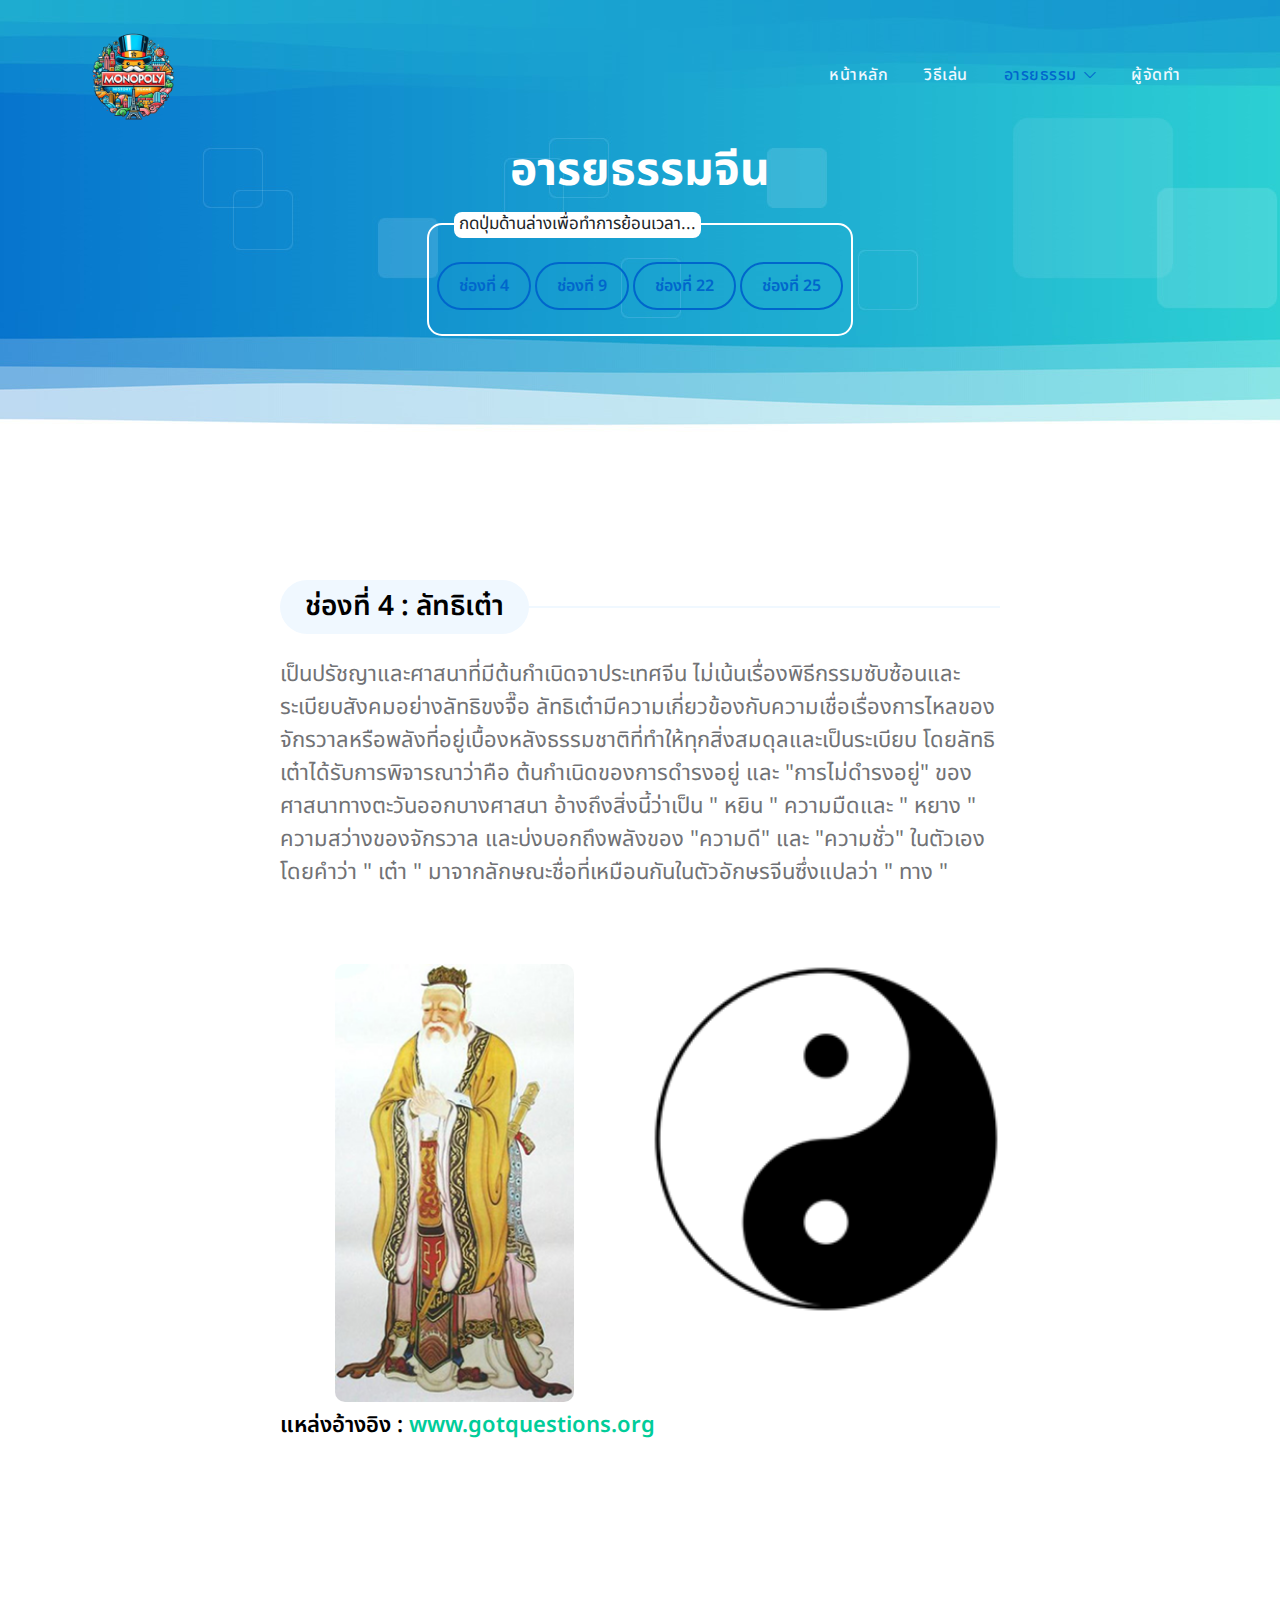
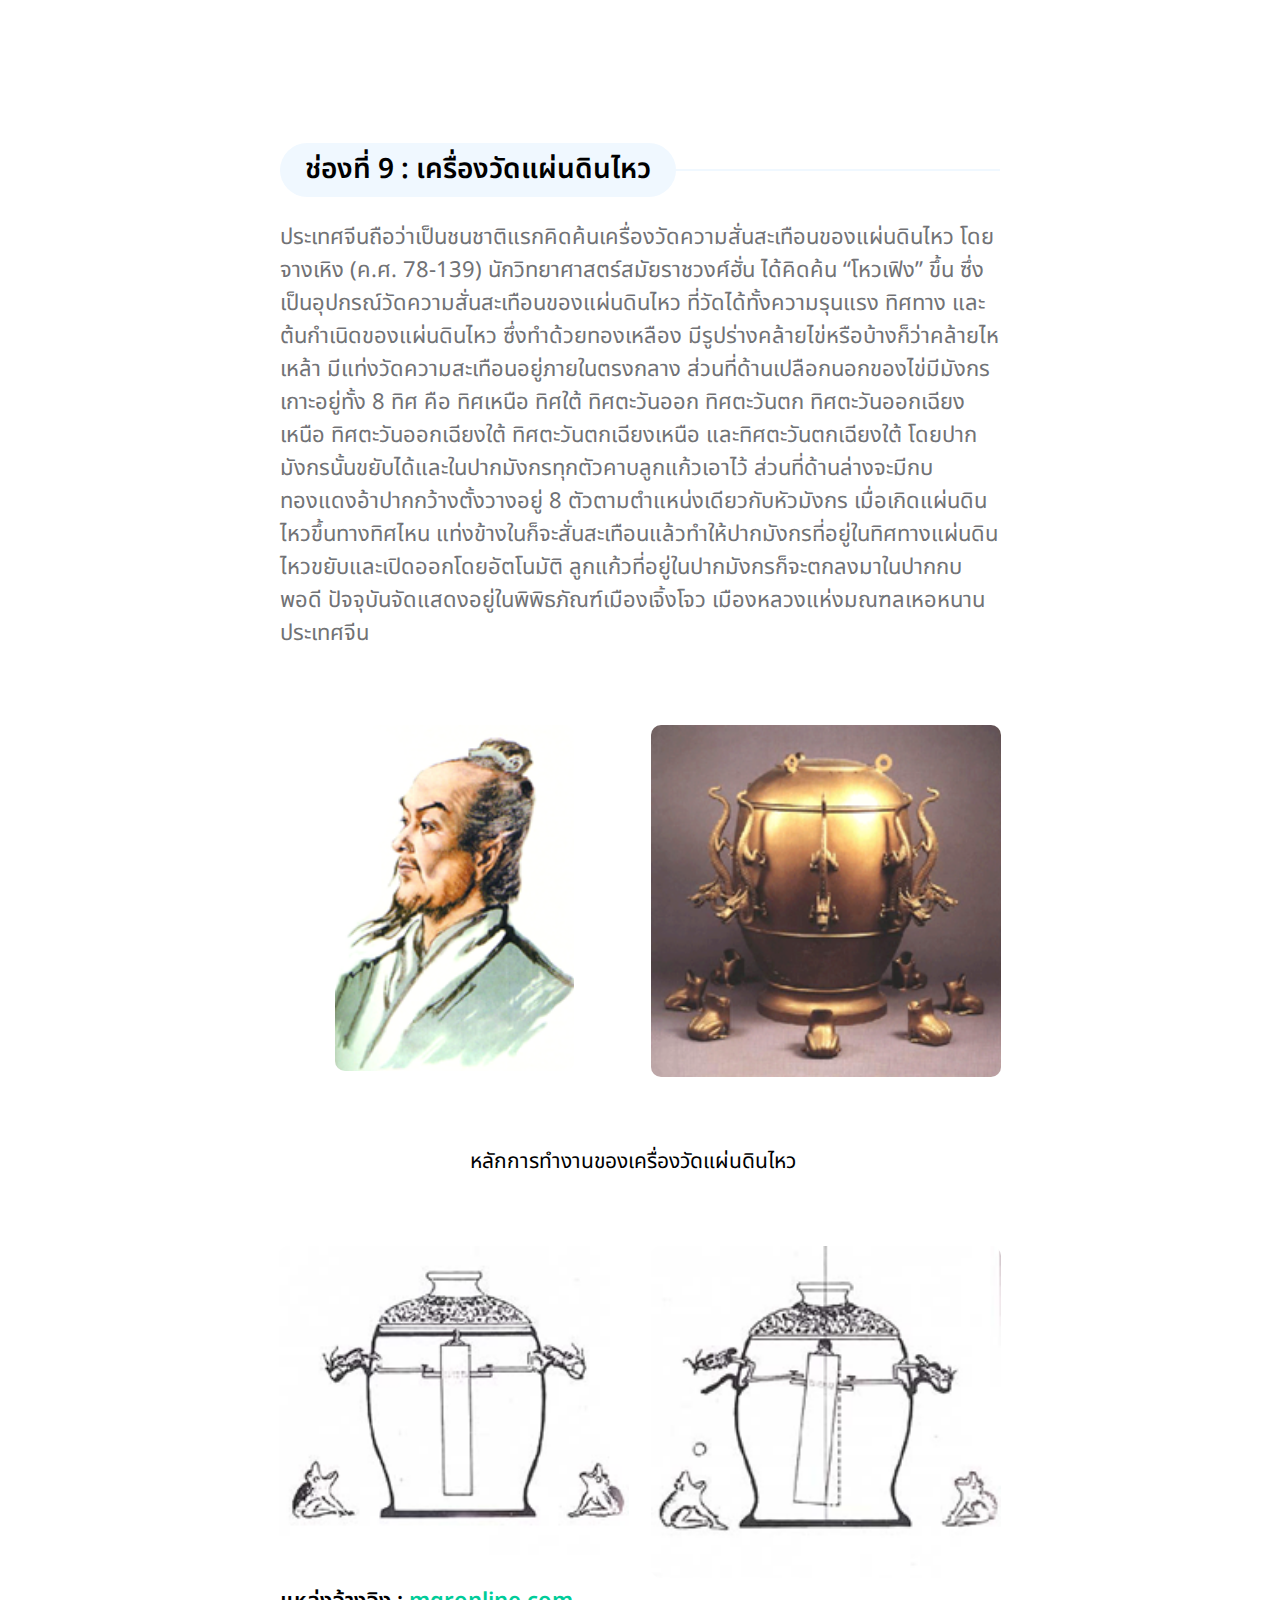
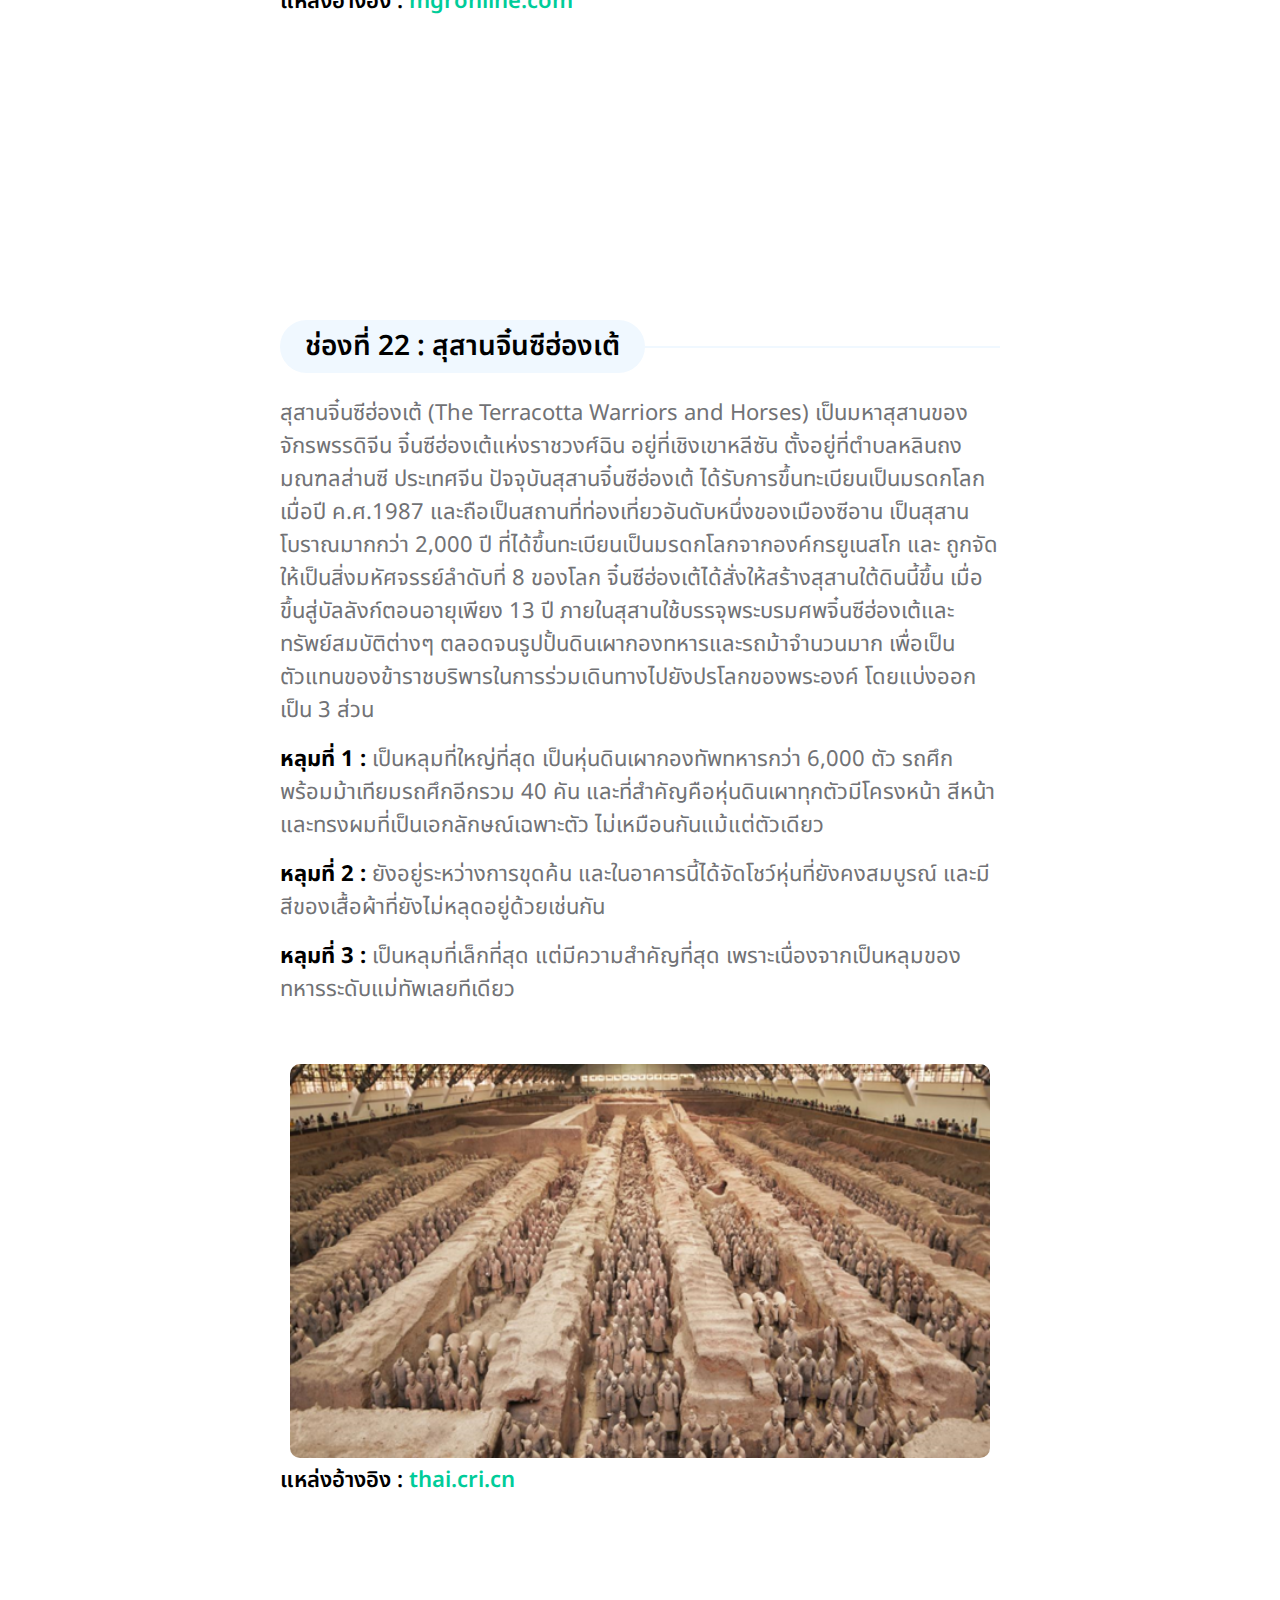
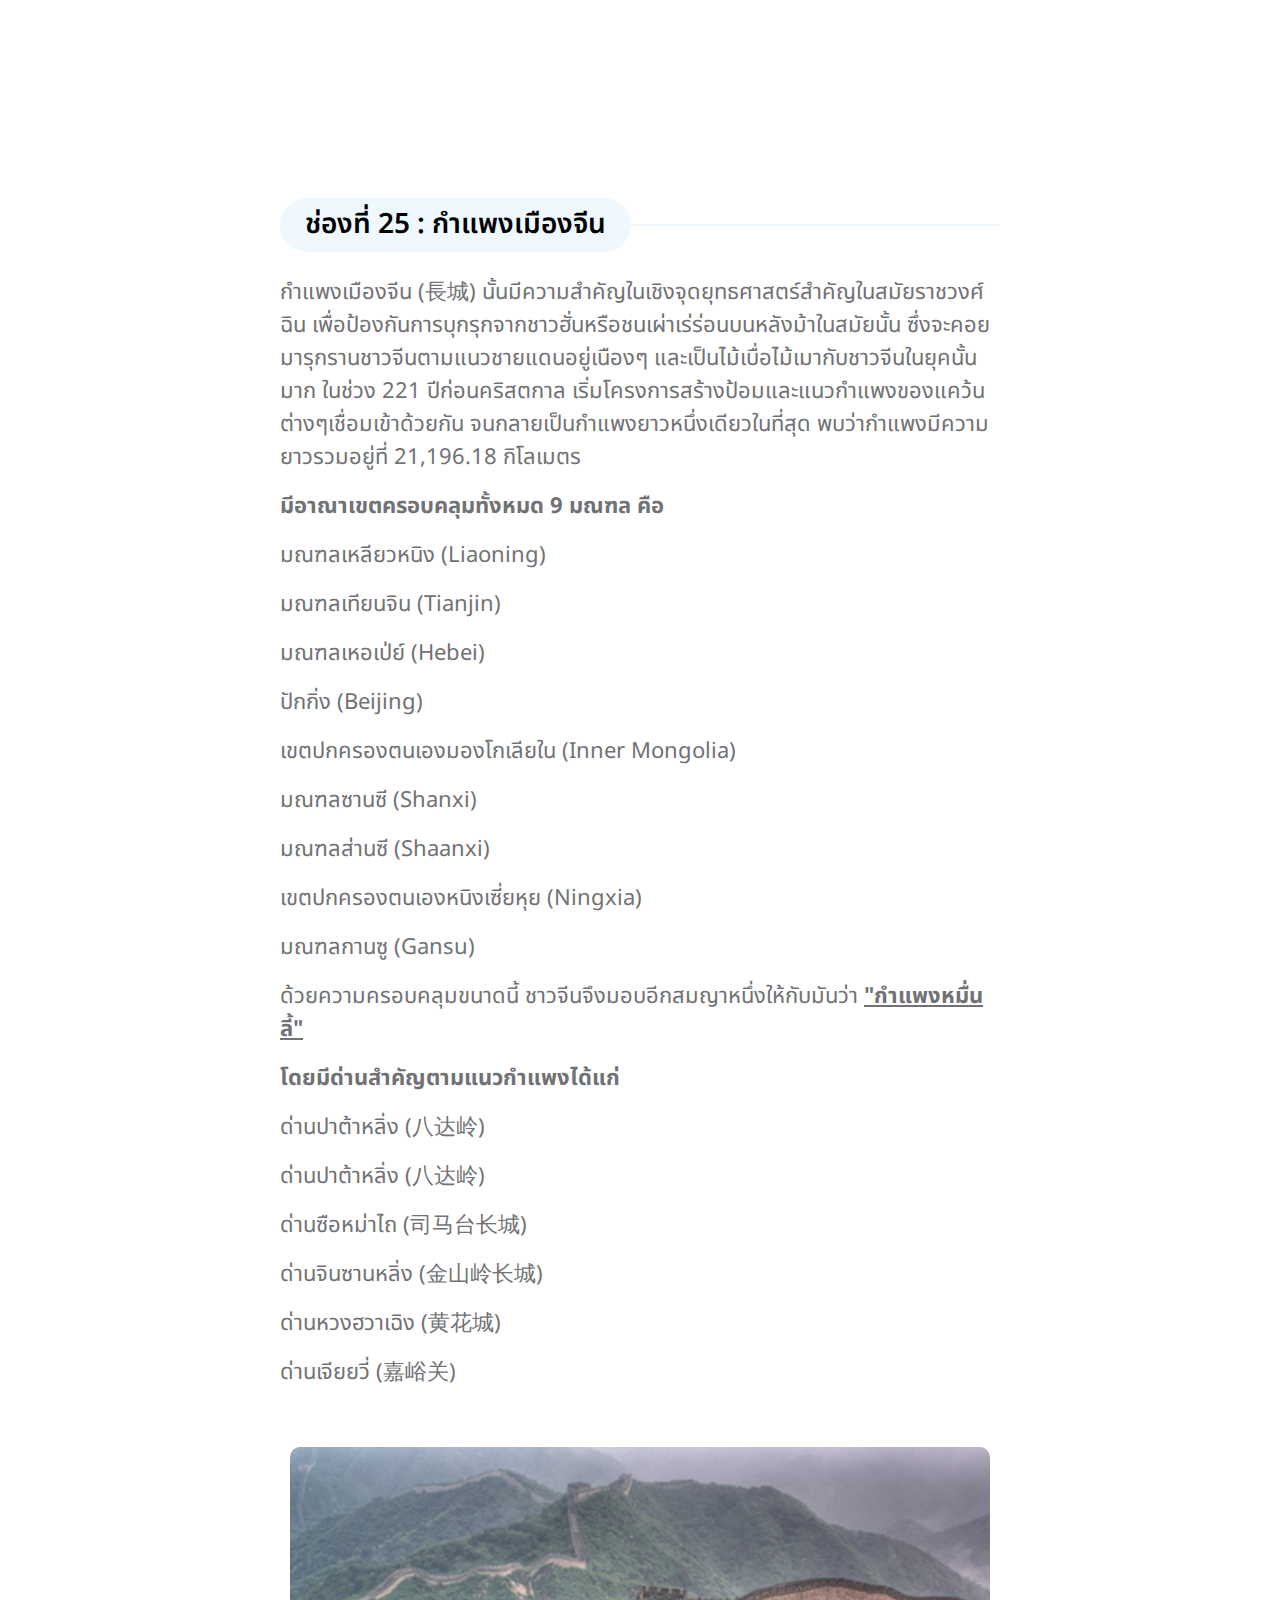
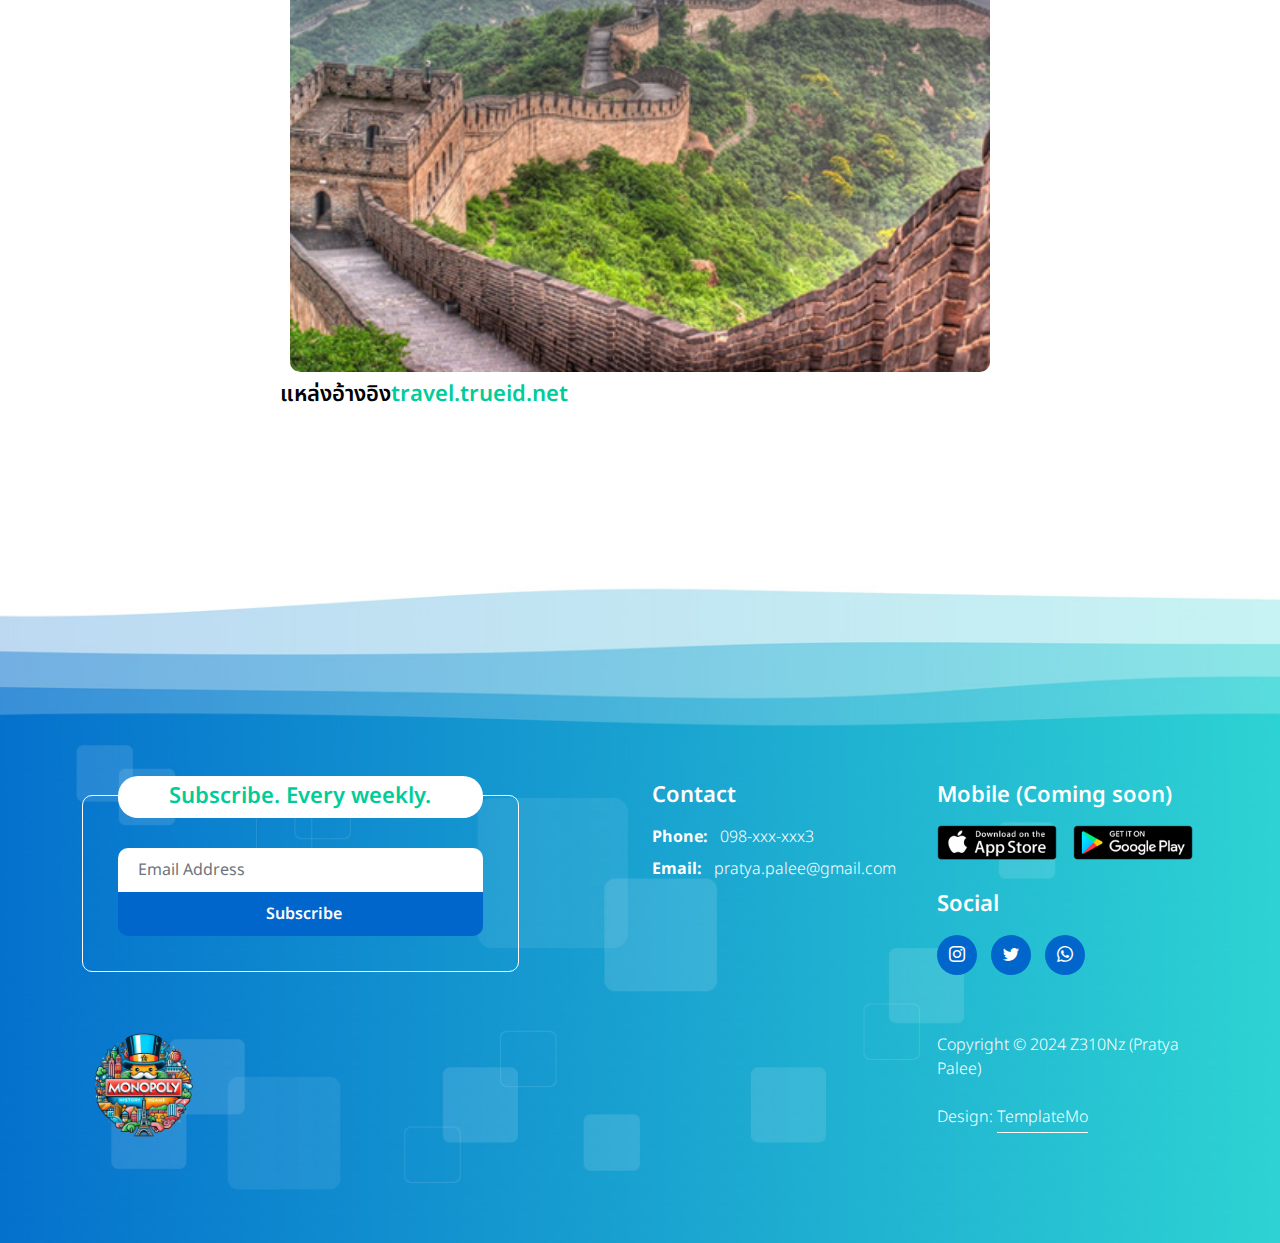
<file: page/civilization/chinese.html>
<!DOCTYPE html>
<html lang="en">
  <head>
    <meta charset="utf-8" />
    <meta name="viewport" content="width=device-width, initial-scale=1" />

    <meta name="description" content="" />
    <meta name="author" content="" />

    <title>Chinese</title>
    <link rel="icon" type="image/x-icon" href="/images/mono-logo.png" />

    <!-- CSS FILES -->
    <link rel="preconnect" href="https://fonts.googleapis.com" />

    <link rel="preconnect" href="https://fonts.gstatic.com" crossorigin />

    <link
      href="https://fonts.googleapis.com/css2?family=Noto+Sans+Thai:wght@100..900&display=swap"
      rel="stylesheet"
    />

    <link rel="stylesheet" href="/css/bootstrap.min.css" />

    <link rel="stylesheet" href="/css/bootstrap-icons.css" />

    <link rel="stylesheet" href="/css/owl.carousel.min.css" />

    <link rel="stylesheet" href="/css/owl.theme.default.min.css" />

    <link href="/css/templatemo-pod-talk.css" rel="stylesheet" />
    <!--

TemplateMo 584 Pod Talk

https://templatemo.com/tm-584-pod-talk

-->
  </head>

  <body>
    <main>
      <nav class="navbar navbar-expand-lg">
        <div class="container">
          <a class="navbar-brand me-lg-5 me-0" href="/index.html">
            <img
              src="/images/mono-logo.png"
              class="logo-image img-fluid"
              alt="templatemo pod talk"
            />
          </a>

          <button
            class="navbar-toggler"
            type="button"
            data-bs-toggle="collapse"
            data-bs-target="#navbarNav"
            aria-controls="navbarNav"
            aria-expanded="false"
            aria-label="Toggle navigation"
          >
            <span class="navbar-toggler-icon"></span>
          </button>

          <div class="collapse navbar-collapse" id="navbarNav">
            <ul class="navbar-nav ms-lg-auto">
              <li class="nav-item">
                <a class="nav-link" style="font-size: 16px" href="/index.html"
                  >หน้าหลัก</a
                >
              </li>

              <li class="nav-item">
                <a
                  class="nav-link"
                  style="font-size: 16px"
                  href="/page/how-to-play.html"
                  >วิธีเล่น</a
                >
              </li>

              <li class="nav-item dropdown">
                <a
                  class="nav-link active dropdown-toggle"
                  style="font-size: 16px"
                  href="#"
                  id="navbarLightDropdownMenuLink"
                  role="button"
                  data-bs-toggle="dropdown"
                  aria-expanded="false"
                  >อารยธรรม</a
                >

                <ul
                  class="dropdown-menu dropdown-menu-light"
                  aria-labelledby="navbarLightDropdownMenuLink"
                >
                  <li>
                    <a
                      class="dropdown-item"
                      href="/page/civilization/mesopotamian.html"
                      >อารยธรรมเมโสโปเตเมีย</a
                    >
                  </li>

                  <li>
                    <a
                      class="dropdown-item"
                      href="/page/civilization/greek.html"
                      >อารยธรรมกรีก</a
                    >
                  </li>
                  <li>
                    <a
                      class="dropdown-item"
                      href="/page/civilization/roman.html"
                      >อารยธรรมโรมัน</a
                    >
                  </li>

                  <li>
                    <a
                      class="dropdown-item"
                      href="/page/civilization/egyptian.html"
                      >อารยธรรมอียิปต์</a
                    >
                  </li>

                  <li>
                    <a
                      class="dropdown-item active"
                      href="/page/civilization/chinese.html"
                      >อารยธรรมจีน</a
                    >
                  </li>

                  <li>
                    <a
                      class="dropdown-item"
                      href="/page/civilization/indian.html"
                      >อารยธรรมอินเดีย</a
                    >
                  </li>
                </ul>
              </li>

              <li class="nav-item">
                <a
                  class="nav-link"
                  style="font-size: 16px"
                  href="/page/contact.html"
                  >ผู้จัดทำ</a
                >
              </li>
            </ul>
          </div>
        </div>
      </nav>

      <header
        class="site-header d-flex flex-column justify-content-center align-items-center"
      >
        <div class="container">
          <div class="row">
            <div class="col-lg-12 col-12 text-center">
              <h2 class="mb-0">อารยธรรมจีน</h2>
            </div>
          </div>
        </div>
        <br />
        <aside id="info-block">
          <section class="file-marker">
            <div>
              <div class="box-title">กดปุ่มด้านล่างเพื่อทำการย้อนเวลา...</div>
              <div class="box-contents">
                <div id="ms-4 audit-trail">
                  <br />
                  <a
                    href="#section_1"
                    style="font-size: 16px"
                    class="btn custom-btn custom-border-btn smoothscroll"
                    >ช่องที่ 4</a
                  >
                  <a
                    href="#section_2"
                    style="font-size: 16px"
                    class="btn custom-btn custom-border-btn smoothscroll"
                    >ช่องที่ 9</a
                  >
                  <a
                    href="#section_3"
                    style="font-size: 16px"
                    class="btn custom-btn custom-border-btn smoothscroll"
                    >ช่องที่ 22</a
                  >
                  <a
                    href="#section_4"
                    style="font-size: 16px"
                    class="btn custom-btn custom-border-btn smoothscroll"
                    >ช่องที่ 25</a
                  >
                  <br />
                  <br />
                </div>
              </div>
            </div>
          </section>
        </aside>
      </header>
      <div class="container">
        <button onclick="topFunction()" id="myBtn" title="Go to top">
          Top
        </button>
        <section class="about-section section-padding" id="section_1">
          <div class="container">
            <div class="row">
              <div class="col-lg-8 col-12 mx-auto">
                <div class="pb-5 mb-5">
                  <div class="section-title-wrap mb-4">
                    <h4 class="section-title">ช่องที่ 4 : ลัทธิเต๋า</h4>
                  </div>

                  <p class="p-temp">
                    เป็นปรัชญาและศาสนาที่มีต้นกำเนิดจาประเทศจีน
                    ไม่เน้นเรื่องพิธีกรรมซับซ้อนและระเบียบสังคมอย่างลัทธิขงจื๊อ
                    ลัทธิเต๋ามีความเกี่ยวข้องกับความเชื่อเรื่องการไหลของจักรวาลหรือพลังที่อยู่เบื้องหลังธรรมชาติที่ทำให้ทุกสิ่งสมดุลและเป็นระเบียบ
                    โดยลัทธิเต๋าได้รับการพิจารณาว่าคือ ต้นกำเนิดของการดำรงอยู่
                    และ "การไม่ดำรงอยู่" ของศาสนาทางตะวันออกบางศาสนา
                    อ้างถึงสิ่งนี้ว่าเป็น " หยิน " ความมืดและ " หยาง "
                    ความสว่างของจักรวาล และบ่งบอกถึงพลังของ "ความดี" และ
                    "ความชั่ว" ในตัวเอง โดยคำว่า " เต๋า "
                    มาจากลักษณะชื่อที่เหมือนกันในตัวอักษรจีนซึ่งแปลว่า " ทาง "
                  </p>

                  <div class="row">
                    <div class="column">
                      <img
                        src="/images/meso/tao1.png"
                        class="about-image mt-5 img-fluid center"
                        style="width: 70%"
                        alt=""
                      />
                    </div>

                    <div class="column">
                      <img
                        src="/images/meso/tao2.png"
                        class="about-image mt-5 img-fluid center"
                        style="width: 100%"
                        alt=""
                      />
                    </div>
                  </div>

                  <h6>
                    แหล่งอ้างอิง :
                    <a
                      href="https://www.gotquestions.org/Thai/Thai-taoism.html"
                      >www.gotquestions.org</a
                    >
                  </h6>
                </div>
              </div>
            </div>
          </div>
        </section>

        <section class="about-section section-padding" id="section_2">
          <div class="container">
            <div class="row">
              <div class="col-lg-8 col-12 mx-auto">
                <div class="pb-5 mb-5">
                  <div class="section-title-wrap mb-4">
                    <h4 class="section-title">
                      ช่องที่ 9 : เครื่องวัดแผ่นดินไหว
                    </h4>
                  </div>

                  <p class="p-temp">
                    ประเทศจีนถือว่าเป็นชนชาติแรกคิดค้นเครื่องวัดความสั่นสะเทือนของแผ่นดินไหว
                    โดยจางเหิง (ค.ศ. 78-139) นักวิทยาศาสตร์สมัยราชวงศ์ฮั่น
                    ได้คิดค้น “โหวเฟิง” ขึ้น
                    ซึ่งเป็นอุปกรณ์วัดความสั่นสะเทือนของแผ่นดินไหว
                    ที่วัดได้ทั้งความรุนแรง ทิศทาง และต้นกำเนิดของแผ่นดินไหว
                    ซึ่งทำด้วยทองเหลือง
                    มีรูปร่างคล้ายไข่หรือบ้างก็ว่าคล้ายไหเหล้า
                    มีแท่งวัดความสะเทือนอยู่ภายในตรงกลาง
                    ส่วนที่ด้านเปลือกนอกของไข่มีมังกรเกาะอยู่ทั้ง 8 ทิศ คือ
                    ทิศเหนือ ทิศใต้ ทิศตะวันออก ทิศตะวันตก ทิศตะวันออกเฉียงเหนือ
                    ทิศตะวันออกเฉียงใต้ ทิศตะวันตกเฉียงเหนือ
                    และทิศตะวันตกเฉียงใต้
                    โดยปากมังกรนั้นขยับได้และในปากมังกรทุกตัวคาบลูกแก้วเอาไว้
                    ส่วนที่ด้านล่างจะมีกบทองแดงอ้าปากกว้างตั้งวางอยู่ 8
                    ตัวตามตำแหน่งเดียวกับหัวมังกร
                    เมื่อเกิดแผ่นดินไหวขึ้นทางทิศไหน
                    แท่งข้างในก็จะสั่นสะเทือนแล้วทำให้ปากมังกรที่อยู่ในทิศทางแผ่นดินไหวขยับและเปิดออกโดยอัตโนมัติ
                    ลูกแก้วที่อยู่ในปากมังกรก็จะตกลงมาในปากกบพอดี
                    ปัจจุบันจัดแสดงอยู่ในพิพิธภัณฑ์เมืองเจิ้งโจว
                    เมืองหลวงแห่งมณฑลเหอหนาน ประเทศจีน
                  </p>

                  <div class="row">
                    <div class="column">
                      <img
                        src="/images/meso/eq1.png"
                        class="about-image mt-5 img-fluid center"
                        style="width: 70%"
                        alt=""
                      />
                    </div>

                    <div class="column">
                      <img
                        src="/images/meso/eq2.png"
                        class="about-image mt-5 img-fluid center"
                        style="width: 100%"
                        alt=""
                      />
                    </div>
                  </div>
                  <br />
                  <br />
                  <p
                    class="center"
                    style="font-size: 21px; font-weight: 400; color: #000"
                  >
                    หลักการทำงานของเครื่องวัดแผ่นดินไหว
                  </p>

                  <div class="row">
                    <div class="column">
                      <img
                        src="/images/meso/eq3.png"
                        class="about-image mt-5 img-fluid center"
                        style="width: 100%"
                        alt=""
                      />
                    </div>

                    <div class="column">
                      <img
                        src="/images/meso/eq4.png"
                        class="about-image mt-5 img-fluid center"
                        style="width: 100%"
                        alt=""
                      />
                    </div>
                  </div>

                  <h6>
                    แหล่งอ้างอิง :
                    <a href="https://mgronline.com/travel/detail/9550000050805"
                      >mgronline.com</a
                    >
                  </h6>
                </div>
              </div>
            </div>
          </div>
        </section>

        <section class="about-section section-padding" id="section_3">
          <div class="container">
            <div class="row">
              <div class="col-lg-8 col-12 mx-auto">
                <div class="pb-5 mb-5">
                  <div class="section-title-wrap mb-4">
                    <h4 class="section-title">
                      ช่องที่ 22 : สุสานจิ๋นซีฮ่องเต้
                    </h4>
                  </div>

                  <p class="p-temp">
                    สุสานจิ๋นซีฮ่องเต้ (The Terracotta Warriors and Horses)
                    เป็นมหาสุสานของจักรพรรดิจีน จิ๋นซีฮ่องเต้แห่งราชวงศ์ฉิน
                    อยู่ที่เชิงเขาหลีซัน ตั้งอยู่ที่ตำบลหลินถง มณฑลส่านซี
                    ประเทศจีน ปัจจุบันสุสานจิ๋นซีฮ่องเต้
                    ได้รับการขึ้นทะเบียนเป็นมรดกโลกเมื่อปี ค.ศ.1987
                    และถือเป็นสถานที่ท่องเที่ยวอันดับหนึ่งของเมืองซีอาน
                    เป็นสุสานโบราณมากกว่า 2,000 ปี
                    ที่ได้ขึ้นทะเบียนเป็นมรดกโลกจากองค์กรยูเนสโก และ
                    ถูกจัดให้เป็นสิ่งมหัศจรรย์ลำดับที่ 8 ของโลก
                    จิ๋นซีฮ่องเต้ได้สั่งให้สร้างสุสานใต้ดินนี้ขึ้น
                    เมื่อขึ้นสู่บัลลังก์ตอนอายุเพียง 13 ปี
                    ภายในสุสานใช้บรรจุพระบรมศพจิ๋นซีฮ่องเต้และทรัพย์สมบัติต่างๆ
                    ตลอดจนรูปปั้นดินเผากองทหารและรถม้าจำนวนมาก
                    เพื่อเป็นตัวแทนของข้าราชบริพารในการร่วมเดินทางไปยังปรโลกของพระองค์
                    โดยแบ่งออกเป็น 3 ส่วน
                  </p>
                  <p class="p-temp">
                    <b style="color: black"> หลุมที่ 1 : </b>
                    เป็นหลุมที่ใหญ่ที่สุด เป็นหุ่นดินเผากองทัพทหารกว่า 6,000 ตัว
                    รถศึกพร้อมม้าเทียมรถศึกอีกรวม 40 คัน
                    และที่สำคัญคือหุ่นดินเผาทุกตัวมีโครงหน้า
                    สีหน้าและทรงผมที่เป็นเอกลักษณ์เฉพาะตัว
                    ไม่เหมือนกันแม้แต่ตัวเดียว
                  </p>
                  <p class="p-temp">
                    <b style="color: black"> หลุมที่ 2 : </b>
                    ยังอยู่ระหว่างการขุดค้น
                    และในอาคารนี้ได้จัดโชว์หุ่นที่ยังคงสมบูรณ์
                    และมีสีของเสื้อผ้าที่ยังไม่หลุดอยู่ด้วยเช่นกัน
                  </p>
                  <p class="p-temp">
                    <b style="color: black"> หลุมที่ 3 : </b>
                    เป็นหลุมที่เล็กที่สุด แต่มีความสำคัญที่สุด
                    เพราะเนื่องจากเป็นหลุมของทหารระดับแม่ทัพเลยทีเดียว
                  </p>

                  <img
                    src="/images/meso/jinxi.png"
                    class="about-image mt-5 img-fluid center"
                    style="width: 100%"
                    alt=""
                  />

                  <h6>
                    แหล่งอ้างอิง :
                    <a
                      href="https://thai.cri.cn/app/20210203/b9c4947d-1344-e769-fff9-272ea1d6bb6c.html"
                      >thai.cri.cn</a
                    >
                  </h6>
                </div>
              </div>
            </div>
          </div>
        </section>

        <section class="about-section section-padding" id="section_4">
          <div class="container">
            <div class="row">
              <div class="col-lg-8 col-12 mx-auto">
                <div class="pb-5 mb-5">
                  <div class="section-title-wrap mb-4">
                    <h4 class="section-title">ช่องที่ 25 : กำแพงเมืองจีน</h4>
                  </div>

                  <p class="p-temp">
                    กำแพงเมืองจีน (長城)
                    นั้นมีความสำคัญในเชิงจุดยุทธศาสตร์สำคัญในสมัยราชวงศ์ฉิน
                    เพื่อป้องกันการบุกรุกจากชาวฮั่นหรือชนเผ่าเร่ร่อนบนหลังม้าในสมัยนั้น
                    ซึ่งจะคอยมารุกรานชาวจีนตามแนวชายแดนอยู่เนืองๆ
                    และเป็นไม้เบื่อไม้เมากับชาวจีนในยุคนั้นมาก ในช่วง 221
                    ปีก่อนคริสตกาล
                    เริ่มโครงการสร้างป้อมและแนวกำแพงของแคว้นต่างๆเชื่อมเข้าด้วยกัน
                    จนกลายเป็นกำแพงยาวหนึ่งเดียวในที่สุด
                    พบว่ากำแพงมีความยาวรวมอยู่ที่ 21,196.18 กิโลเมตร
                    <p class="p-temp">
                      <b>
                        มีอาณาเขตครอบคลุมทั้งหมด 9 มณฑล คือ
                      </b>
                    </p>
                    <p class="p-temp">
                      มณฑลเหลียวหนิง (Liaoning)
                    </p>
                    <p class="p-temp">
                      มณฑลเทียนจิน (Tianjin)
                    </p>
                    <p class="p-temp">
                      มณฑลเหอเป่ย์ (Hebei)
                    </p>
                    <p class="p-temp">
                      ปักกิ่ง (Beijing)
                    </p>
                    <p class="p-temp">
                      เขตปกครองตนเองมองโกเลียใน (Inner Mongolia)
                    </p>
                    <p class="p-temp">
                      มณฑลซานซี (Shanxi)
                    </p>
                    <p class="p-temp">
                      มณฑลส่านซี (Shaanxi)
                    </p>
                    <p class="p-temp">
                      เขตปกครองตนเองหนิงเซี่ยหุย (Ningxia)
                    </p>
                    <p class="p-temp">
                      มณฑลกานซู (Gansu)
                    </p>
                    <p class="p-temp">
                      ด้วยความครอบคลุมขนาดนี้ ชาวจีนจึงมอบอีกสมญาหนึ่งให้กับมันว่า
                      <b><u>"กำแพงหมื่นลี้"</u></b>
                    </p>
                    <p class="p-temp">
                      <b>
                        โดยมีด่านสำคัญตามแนวกำแพงได้แก่
                      </b>
                    </p>
                    <p class="p-temp">
                      ด่านปาต้าหลิ่ง (八达岭)
                    </p>
                    <p class="p-temp">
                      ด่านปาต้าหลิ่ง (八达岭)
                    </p>
                    <p class="p-temp">
                      ด่านซือหม่าไถ (司马台长城)
                    </p>
                    <p class="p-temp">
                      ด่านจินซานหลิ่ง (金山岭长城)
                    </p>
                    <p class="p-temp">
                      ด่านหวงฮวาเฉิง (黄花城)
                    </p>
                    <p class="p-temp">
                      ด่านเจียยวี่ (嘉峪关)
                    </p>
                  </p>

                  <img
                    src="/images/meso/greatwall.png"
                    class="about-image mt-5 img-fluid center"
                    style="width: 100%"
                    alt=""
                  />

                  <h6>
                    แหล่งอ้างอิง<a
                      href="https://travel.trueid.net/detail/23VAk0vBAPRQ"
                      >travel.trueid.net</a
                    >
                  </h6>
                </div>
              </div>
            </div>
          </div>
        </section>
      </div>
    </main>

    <footer class="site-footer">
      <div class="container">
        <div class="row">
          <div class="col-lg-6 col-12 mb-5 mb-lg-0">
            <div class="subscribe-form-wrap">
              <h6>Subscribe. Every weekly.</h6>

              <form
                class="custom-form subscribe-form"
                action="#"
                method="get"
                role="form"
              >
                <input
                  type="email"
                  name="subscribe-email"
                  id="subscribe-email"
                  pattern="[^ @]*@[^ @]*"
                  class="form-control"
                  placeholder="Email Address"
                  required=""
                />

                <div class="col-lg-12 col-12">
                  <button type="submit" class="form-control" id="submit">
                    Subscribe
                  </button>
                </div>
              </form>
            </div>
          </div>

          <div class="col-lg-3 col-md-6 col-12 mb-4 mb-md-0 mb-lg-0">
            <h6 class="site-footer-title mb-3">Contact</h6>

            <p class="mb-2">
              <strong class="d-inline me-2">Phone:</strong> 098-xxx-xxx3
            </p>

            <p>
              <strong class="d-inline me-2">Email:</strong>
              pratya.palee@gmail.com
            </p>
          </div>

          <div class="col-lg-3 col-md-6 col-12">
            <h6 class="site-footer-title mb-3">Mobile (Coming soon)</h6>

            <div class="site-footer-thumb mb-4 pb-2">
              <div class="d-flex flex-wrap">
                <a href="#">
                  <img
                    src="/images/app-store.png"
                    class="me-3 mb-2 mb-lg-0 img-fluid"
                    alt=""
                  />
                </a>

                <a href="#">
                  <img src="/images/play-store.png" class="img-fluid" alt="" />
                </a>
              </div>
            </div>

            <h6 class="site-footer-title mb-3">Social</h6>

            <ul class="social-icon">
              <li class="social-icon-item">
                <a href="#" class="social-icon-link bi-instagram"></a>
              </li>

              <li class="social-icon-item">
                <a href="#" class="social-icon-link bi-twitter"></a>
              </li>

              <li class="social-icon-item">
                <a href="#" class="social-icon-link bi-whatsapp"></a>
              </li>
            </ul>
          </div>
        </div>
      </div>

      <div class="container pt-5">
        <div class="row align-items-center">
          <div class="col-lg-2 col-md-3 col-12">
            <a class="navbar-brand" href="index.html">
              <img
                src="/images/mono-logo.png"
                class="logo-image img-fluid"
                alt="templatemo pod talk"
              />
            </a>
          </div>

          <div class="col-lg-7 col-md-9 col-12">
            <ul class="site-footer-links">
              <li class="site-footer-link-item">
                <a href="#" class="site-footer-link"></a>
              </li>

              <li class="site-footer-link-item">
                <a href="#" class="site-footer-link"></a>
              </li>

              <li class="site-footer-link-item">
                <a href="#" class="site-footer-link"></a>
              </li>

              <li class="site-footer-link-item">
                <a href="#" class="site-footer-link"></a>
              </li>
            </ul>
          </div>

          <div class="col-lg-3 col-12">
            <p class="copyright-text mb-0">
              Copyright © 2024 Z310Nz (Pratya Palee) <br /><br />
              Design:
              <a
                rel="nofollow"
                href="https://templatemo.com/page/1"
                target="_parent"
                >TemplateMo</a
              >
            </p>
          </div>
        </div>
      </div>
    </footer>

    <!-- JAVASCRIPT FILES -->
    <script src="/js/jquery.min.js"></script>
    <script src="/js/bootstrap.bundle.min.js"></script>
    <script src="/js/owl.carousel.min.js"></script>
    <script src="/js/custom.js"></script>
    <script src="/js/btt.js"></script>
  </body>
</html>
</file>
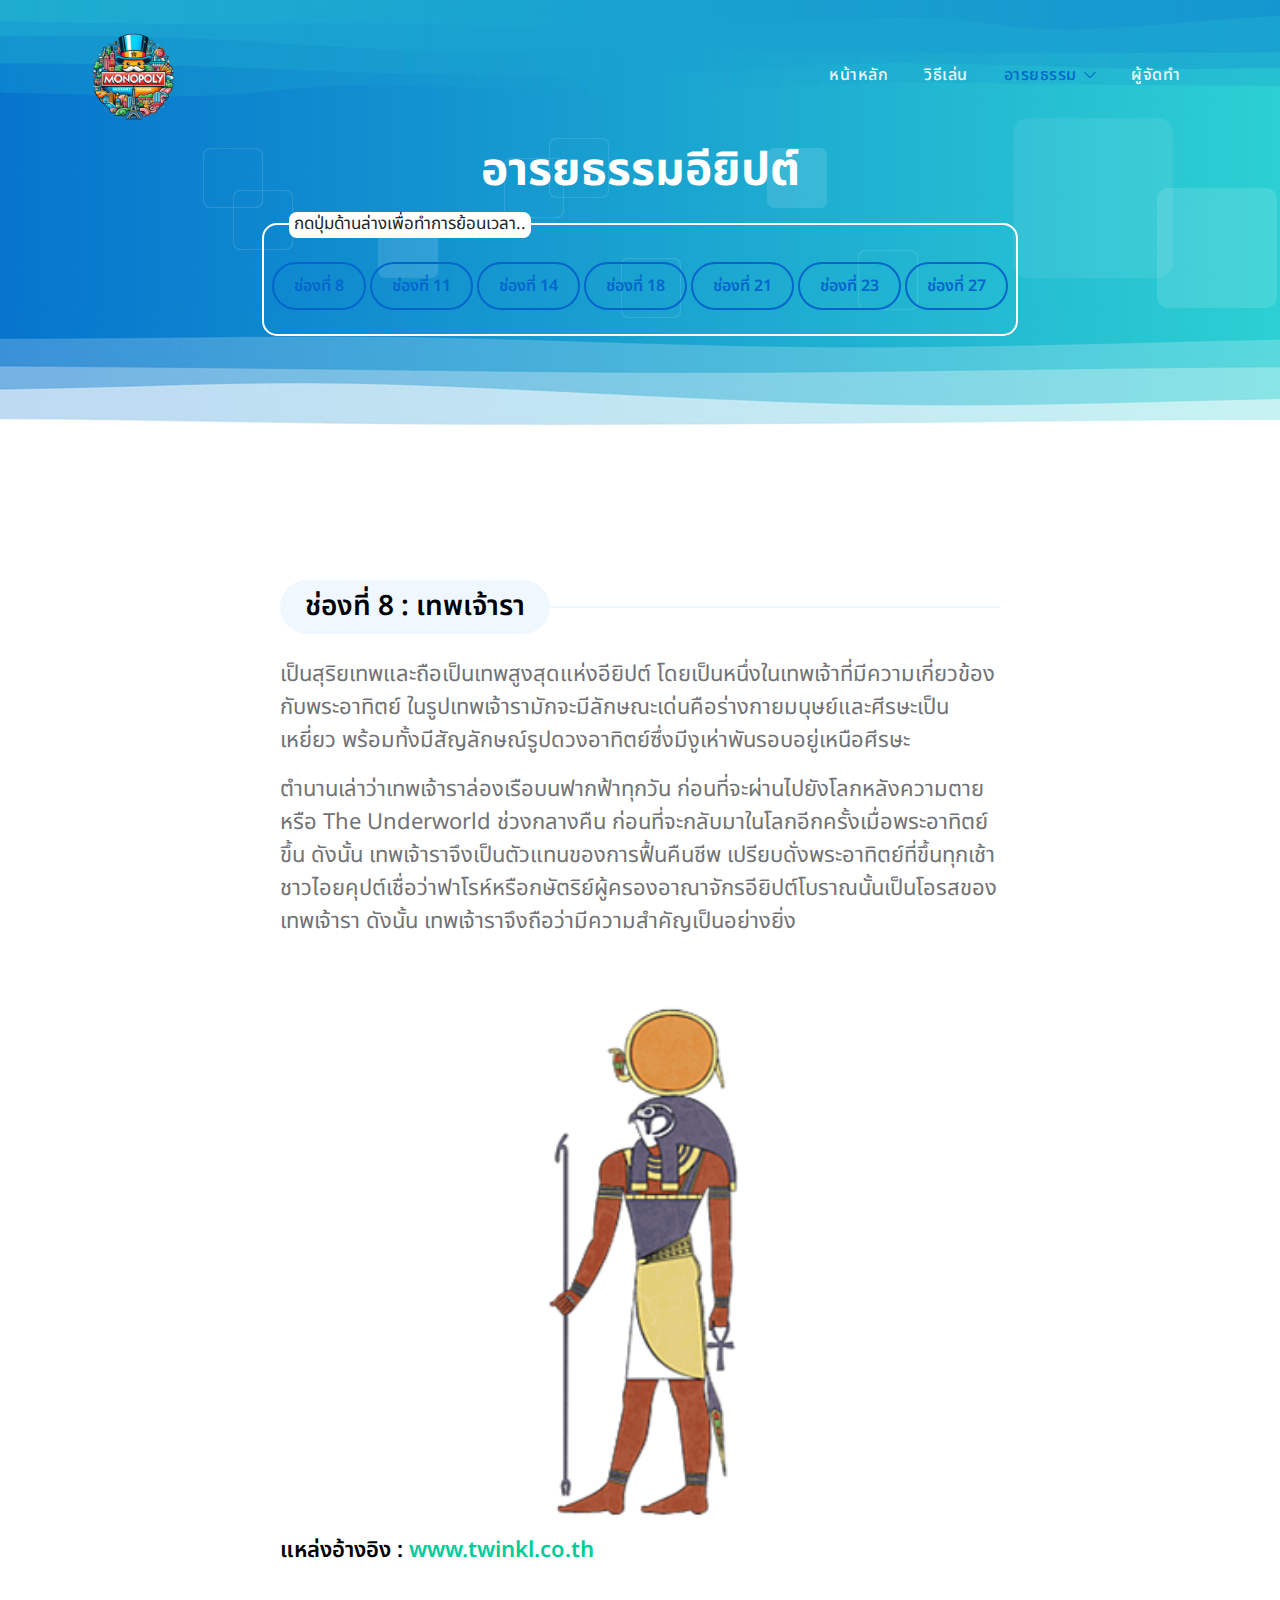
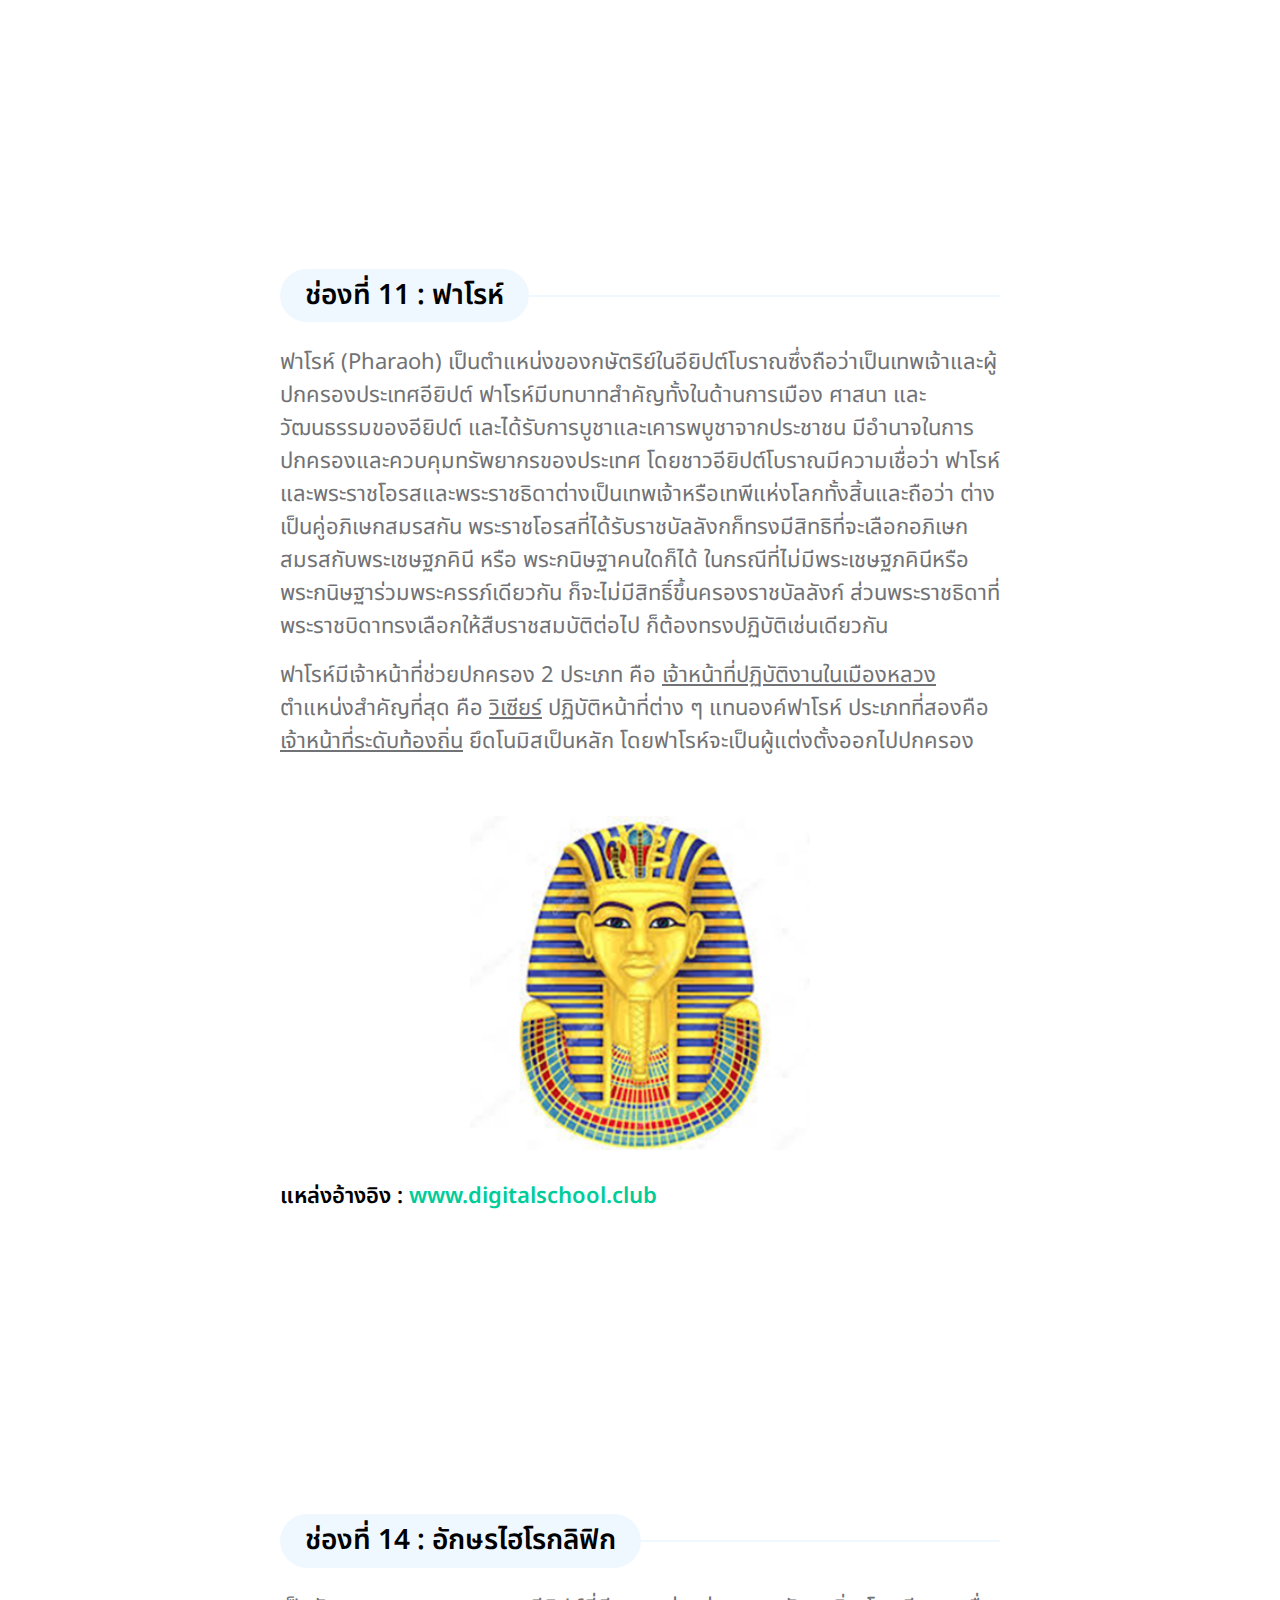
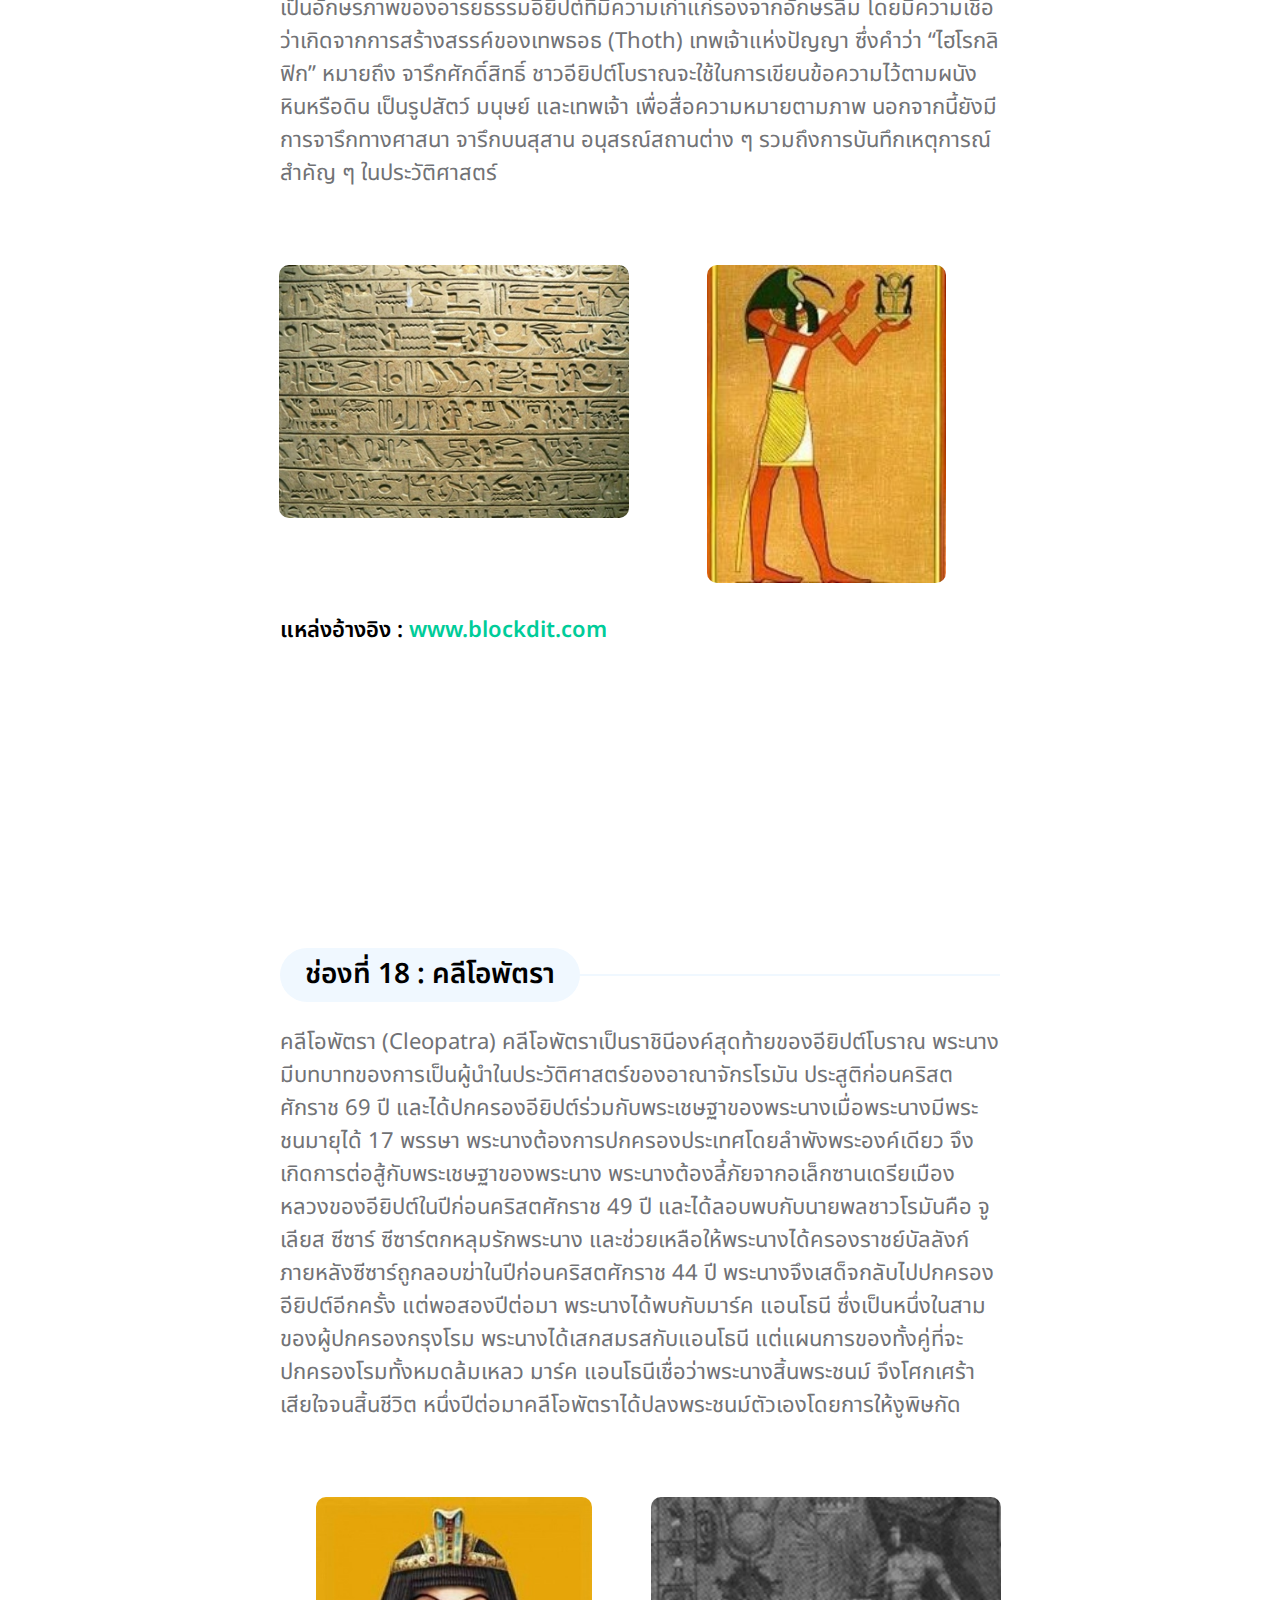
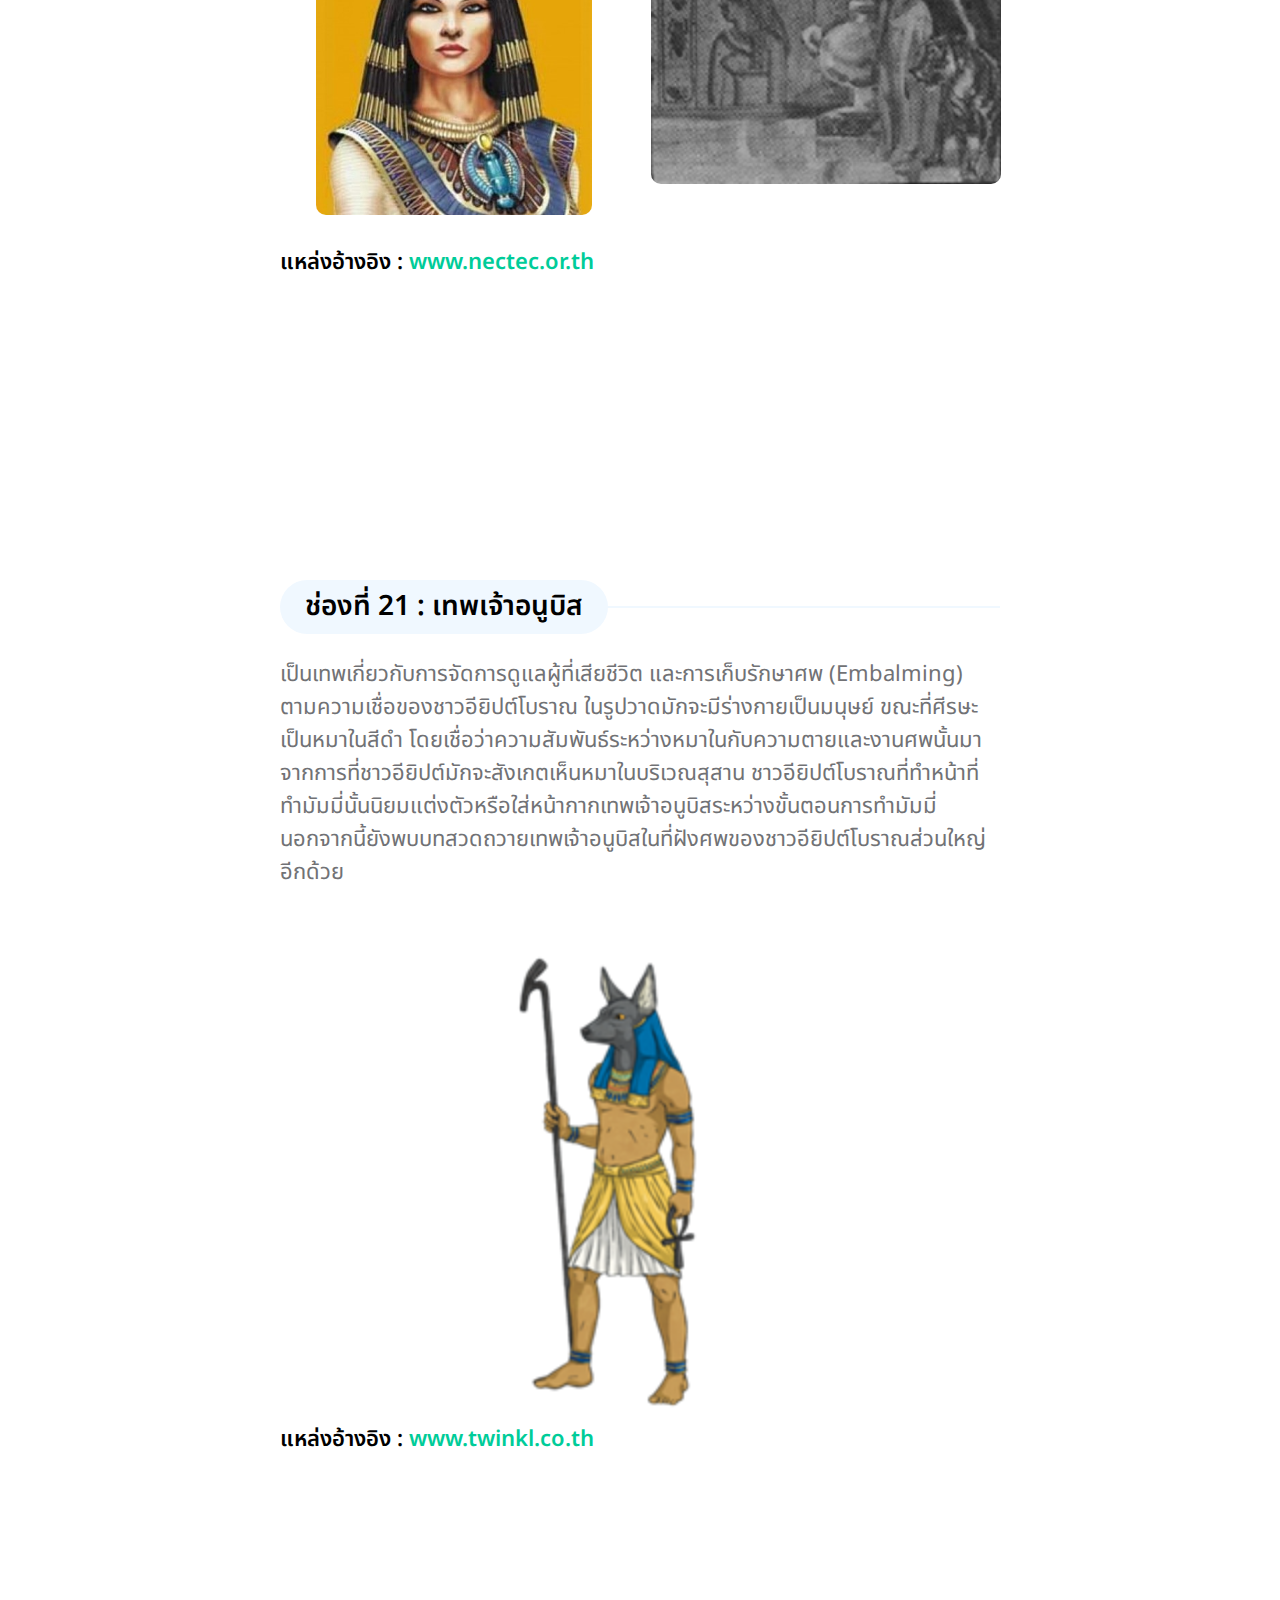
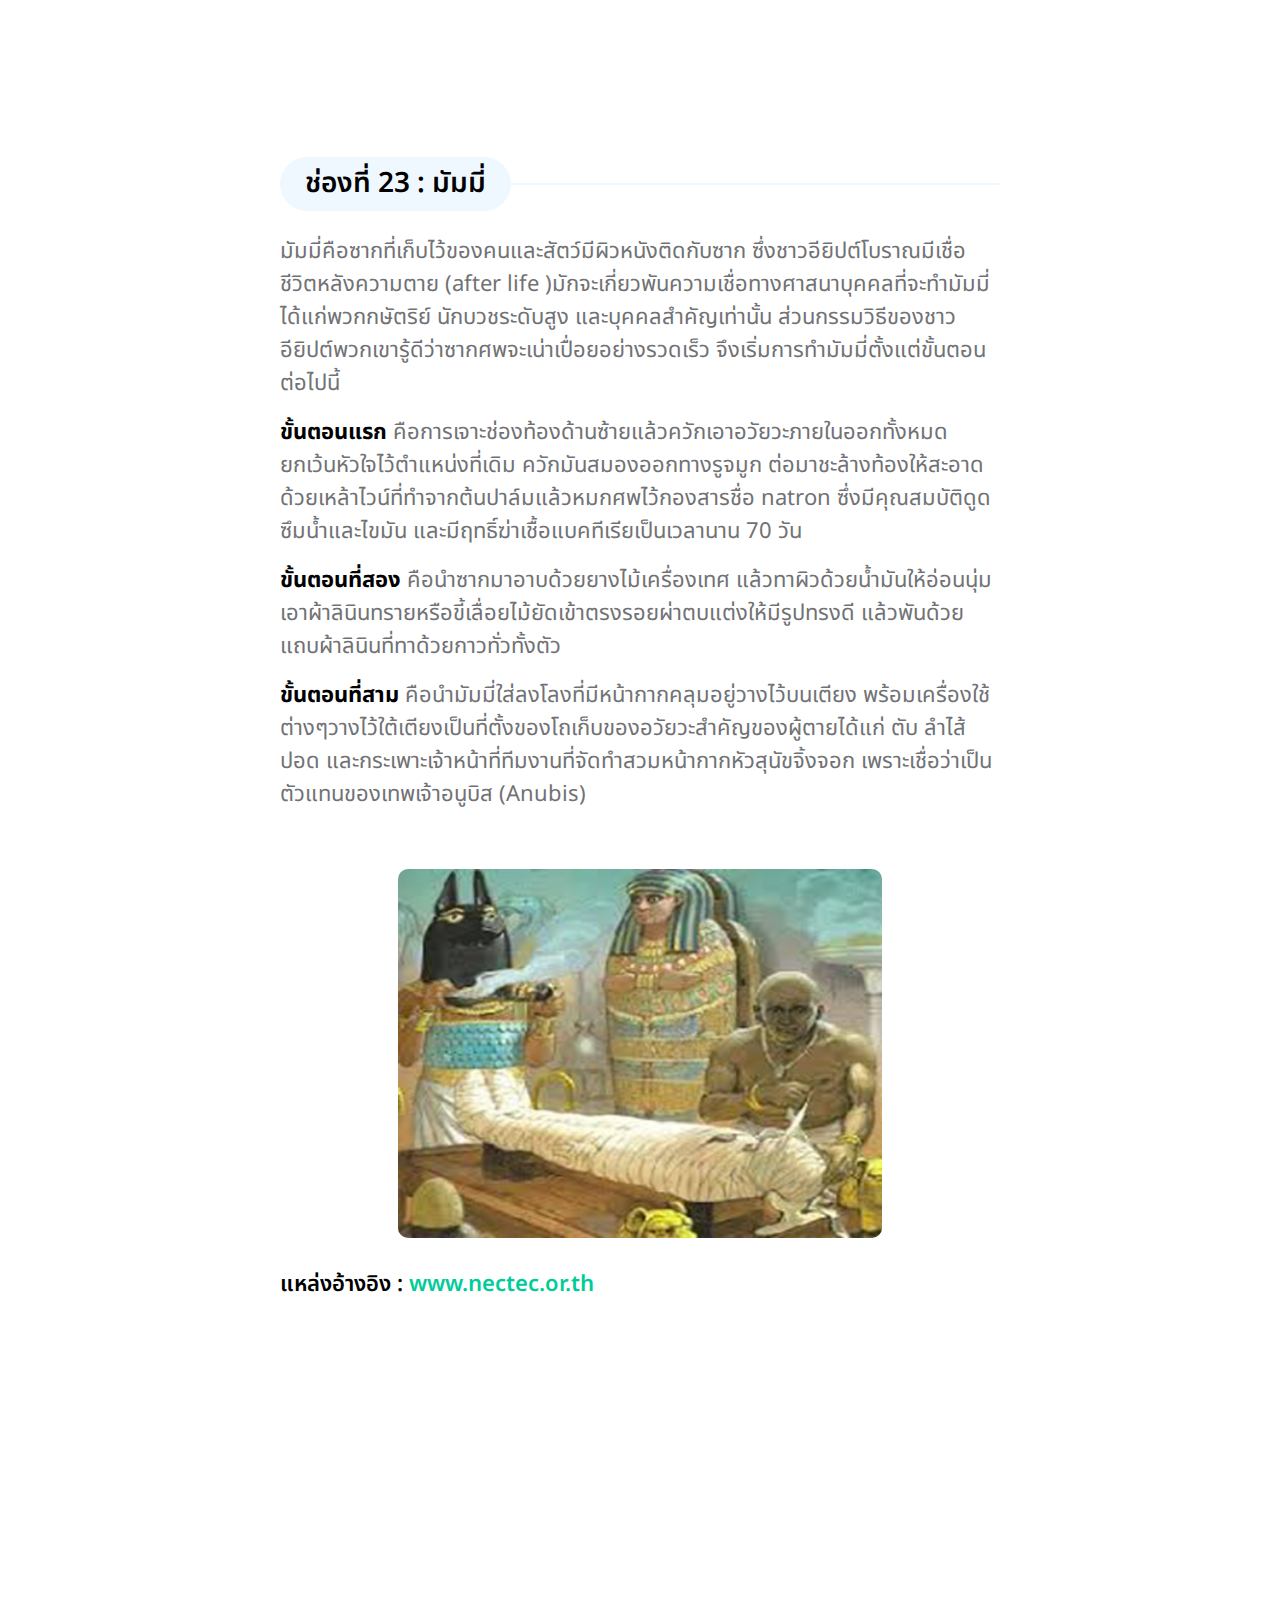
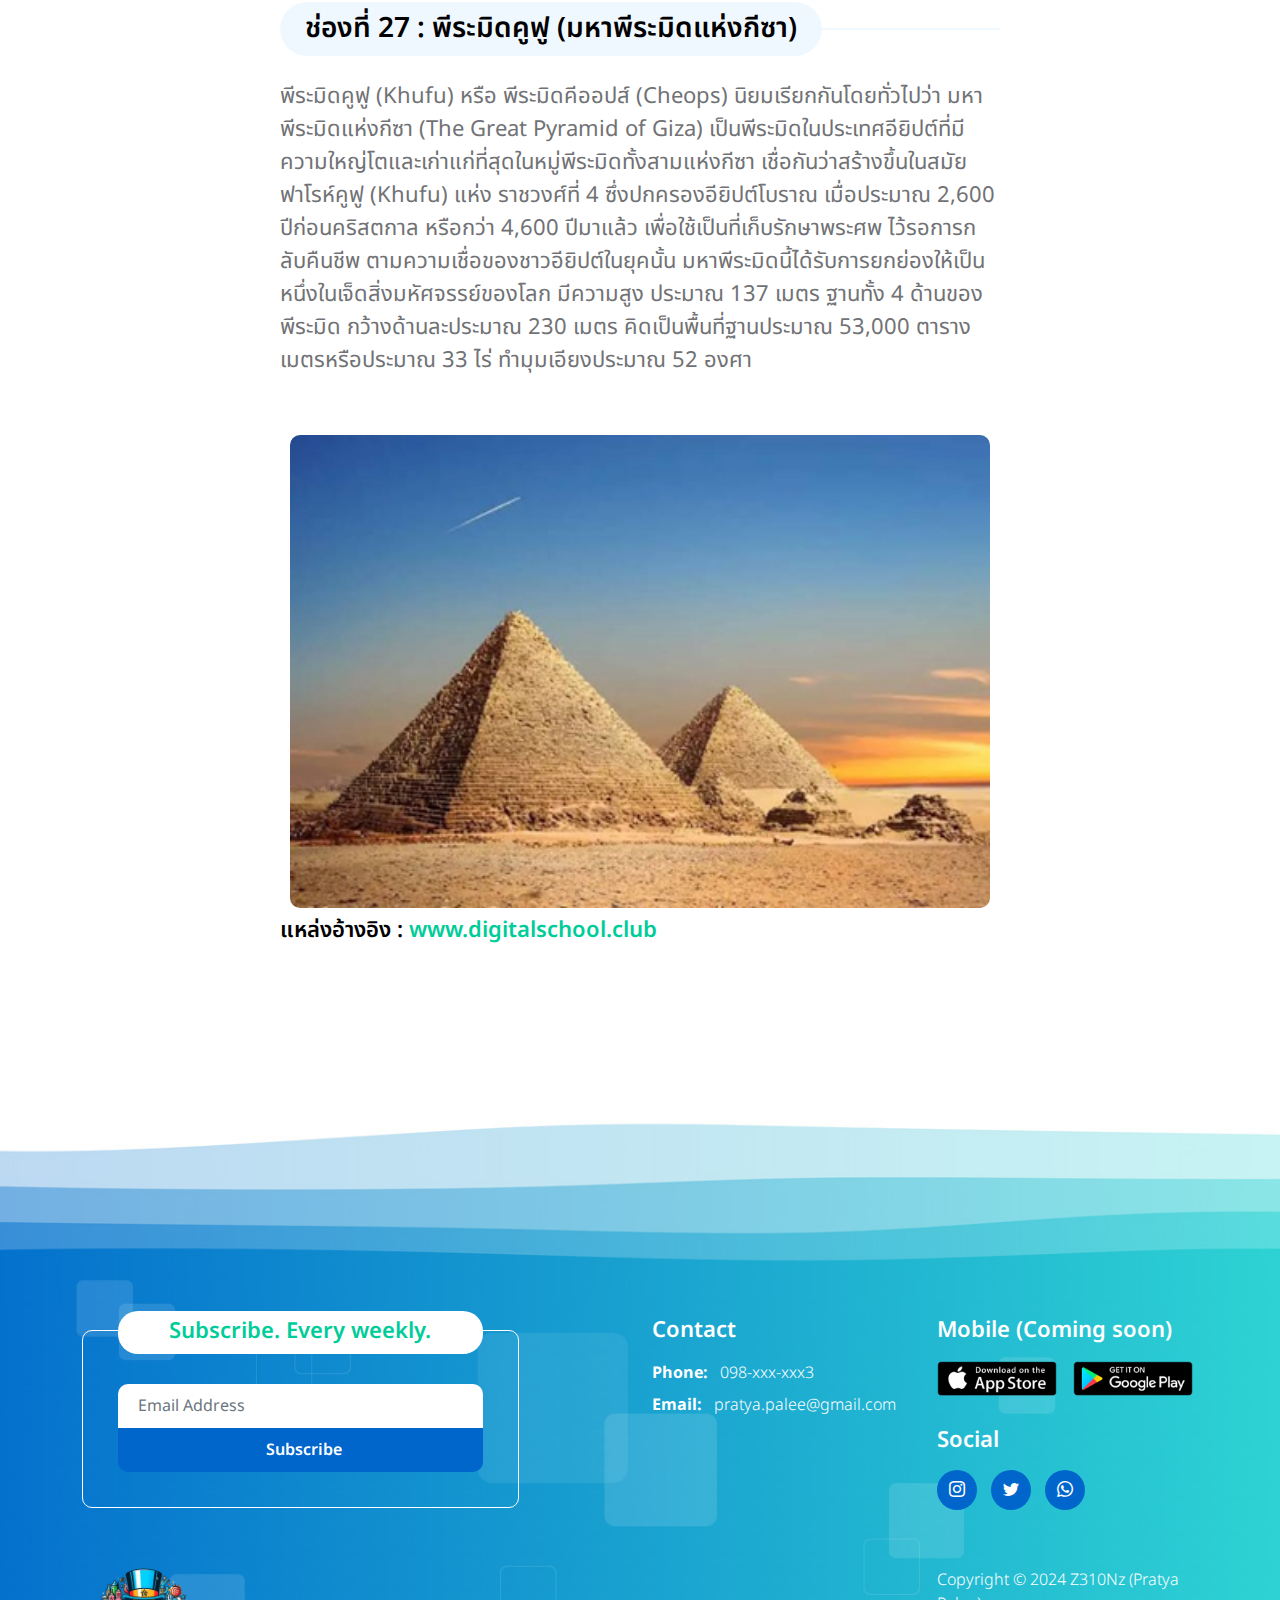
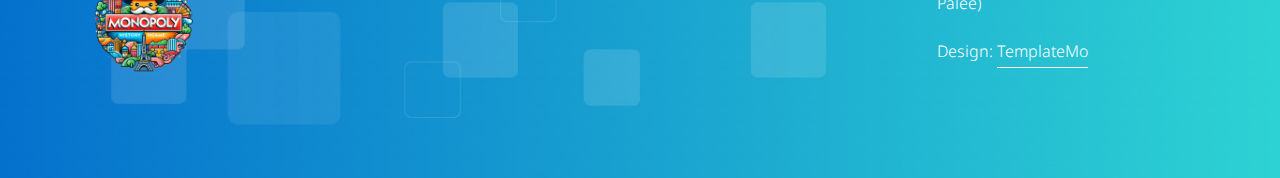
<file: page/civilization/egyptian.html>
<!DOCTYPE html>
<html lang="en">
  <head>
    <meta charset="utf-8" />
    <meta name="viewport" content="width=device-width, initial-scale=1" />

    <meta name="description" content="" />
    <meta name="author" content="" />

    <title>Egyptian</title>
    <link rel="icon" type="image/x-icon" href="/images/mono-logo.png" />

    <!-- CSS FILES -->
    <link rel="preconnect" href="https://fonts.googleapis.com" />

    <link rel="preconnect" href="https://fonts.gstatic.com" crossorigin />

    <link
      href="https://fonts.googleapis.com/css2?family=Noto+Sans+Thai:wght@100..900&display=swap"
      rel="stylesheet"
    />

    <link rel="stylesheet" href="/css/bootstrap.min.css" />

    <link rel="stylesheet" href="/css/bootstrap-icons.css" />

    <link rel="stylesheet" href="/css/owl.carousel.min.css" />

    <link rel="stylesheet" href="/css/owl.theme.default.min.css" />

    <link href="/css/templatemo-pod-talk.css" rel="stylesheet" />
    <!--

TemplateMo 584 Pod Talk

https://templatemo.com/tm-584-pod-talk

-->
  </head>

  <body>
    <main>
      <nav class="navbar navbar-expand-lg">
        <div class="container">
          <a class="navbar-brand me-lg-5 me-0" href="/index.html">
            <img
              src="/images/mono-logo.png"
              class="logo-image img-fluid"
              alt="templatemo pod talk"
            />
          </a>

          <button
            class="navbar-toggler"
            type="button"
            data-bs-toggle="collapse"
            data-bs-target="#navbarNav"
            aria-controls="navbarNav"
            aria-expanded="false"
            aria-label="Toggle navigation"
          >
            <span class="navbar-toggler-icon"></span>
          </button>

          <div class="collapse navbar-collapse" id="navbarNav">
            <ul class="navbar-nav ms-lg-auto">
              <li class="nav-item">
                <a class="nav-link" style="font-size: 16px" href="/index.html"
                  >หน้าหลัก</a
                >
              </li>

              <li class="nav-item">
                <a
                  class="nav-link"
                  style="font-size: 16px"
                  href="/page/how-to-play.html"
                  >วิธีเล่น</a
                >
              </li>

              <li class="nav-item dropdown">
                <a
                  class="nav-link active dropdown-toggle"
                  style="font-size: 16px"
                  href="#"
                  id="navbarLightDropdownMenuLink"
                  role="button"
                  data-bs-toggle="dropdown"
                  aria-expanded="false"
                  >อารยธรรม</a
                >

                <ul
                  class="dropdown-menu dropdown-menu-light"
                  aria-labelledby="navbarLightDropdownMenuLink"
                >
                  <li>
                    <a
                      class="dropdown-item"
                      href="/page/civilization/mesopotamian.html"
                      >อารยธรรมเมโสโปเตเมีย</a
                    >
                  </li>

                  <li>
                    <a
                      class="dropdown-item"
                      href="/page/civilization/greek.html"
                      >อารยธรรมกรีก</a
                    >
                  </li>
                  <li>
                    <a
                      class="dropdown-item"
                      href="/page/civilization/roman.html"
                      >อารยธรรมโรมัน</a
                    >
                  </li>

                  <li>
                    <a
                      class="dropdown-item active"
                      href="/page/civilization/egyptian.html"
                      >อารยธรรมอียิปต์</a
                    >
                  </li>

                  <li>
                    <a
                      class="dropdown-item"
                      href="/page/civilization/chinese.html"
                      >อารยธรรมจีน</a
                    >
                  </li>

                  <li>
                    <a
                      class="dropdown-item"
                      href="/page/civilization/indian.html"
                      >อารยธรรมอินเดีย</a
                    >
                  </li>
                </ul>
              </li>

              <li class="nav-item">
                <a
                  class="nav-link"
                  style="font-size: 16px"
                  href="/page/contact.html"
                  >ผู้จัดทำ</a
                >
              </li>
            </ul>
          </div>
        </div>
      </nav>

      <header
        class="site-header d-flex flex-column justify-content-center align-items-center"
      >
        <div class="container">
          <div class="row">
            <div class="col-lg-12 col-12 text-center">
              <h2 class="mb-0">อารยธรรมอียิปต์</h2>
            </div>
          </div>
        </div>
        <br />
        <aside id="info-block">
          <section class="file-marker">
            <div>
              <div class="box-title">กดปุ่มด้านล่างเพื่อทำการย้อนเวลา..</div>
              <div class="box-contents">
                <div id="ms-4 audit-trail">
                  <br />
                  <a
                    href="#section_1"
                    style="font-size: 16px"
                    class="btn custom-btn custom-border-btn smoothscroll"
                    >ช่องที่ 8</a
                  >
                  <a
                    href="#section_2"
                    style="font-size: 16px"
                    class="btn custom-btn custom-border-btn smoothscroll"
                    >ช่องที่ 11</a
                  >
                  <a
                    href="#section_3"
                    style="font-size: 16px"
                    class="btn custom-btn custom-border-btn smoothscroll"
                    >ช่องที่ 14</a
                  >
                  <a
                    href="#section_4"
                    style="font-size: 16px"
                    class="btn custom-btn custom-border-btn smoothscroll"
                    >ช่องที่ 18</a
                  >

                  <a
                    href="#section_5"
                    style="font-size: 16px"
                    class="btn custom-btn custom-border-btn smoothscroll"
                    >ช่องที่ 21</a
                  >

                  <a
                    href="#section_6"
                    style="font-size: 16px"
                    class="btn custom-btn custom-border-btn smoothscroll"
                    >ช่องที่ 23</a
                  >

                  <a
                    href="#section_7"
                    style="font-size: 16px"
                    class="btn custom-btn custom-border-btn smoothscroll"
                    >ช่องที่ 27</a
                  >
                  <br />
                  <br />
                </div>
              </div>
            </div>
          </section>
        </aside>
      </header>
      <div class="container">
        <button onclick="topFunction()" id="myBtn" title="Go to top">
          Top
        </button>
        <section class="about-section section-padding" id="section_1">
          <div class="container">
            <div class="row">
              <div class="col-lg-8 col-12 mx-auto">
                <div class="pb-5 mb-5">
                  <div class="section-title-wrap mb-4">
                    <h4 class="section-title">ช่องที่ 8 : เทพเจ้ารา</h4>
                  </div>

                  <p class="p-temp">
                    เป็นสุริยเทพและถือเป็นเทพสูงสุดแห่งอียิปต์
                    โดยเป็นหนึ่งในเทพเจ้าที่มีความเกี่ยวข้องกับพระอาทิตย์
                    ในรูปเทพเจ้ารามักจะมีลักษณะเด่นคือร่างกายมนุษย์และศีรษะเป็นเหยี่ยว
                    พร้อมทั้งมีสัญลักษณ์รูปดวงอาทิตย์ซึ่งมีงูเห่าพันรอบอยู่เหนือศีรษะ
                  </p>

                  <p class="p-temp">
                    ตำนานเล่าว่าเทพเจ้าราล่องเรือบนฟากฟ้าทุกวัน
                    ก่อนที่จะผ่านไปยังโลกหลังความตายหรือ The Underworld
                    ช่วงกลางคืน ก่อนที่จะกลับมาในโลกอีกครั้งเมื่อพระอาทิตย์ขึ้น
                    ดังนั้น เทพเจ้าราจึงเป็นตัวแทนของการฟื้นคืนชีพ
                    เปรียบดั่งพระอาทิตย์ที่ขึ้นทุกเช้า
                    ชาวไอยคุปต์เชื่อว่าฟาโรห์หรือกษัตริย์ผู้ครองอาณาจักรอียิปต์โบราณนั้นเป็นโอรสของเทพเจ้ารา
                    ดังนั้น เทพเจ้าราจึงถือว่ามีความสำคัญเป็นอย่างยิ่ง
                  </p>

                  <img
                    src="/images/meso/ra.png"
                    class="about-image mt-5 img-fluid center"
                    alt=""
                  />

                  <h6>
                    แหล่งอ้างอิง :
                    <a
                      href="https://www.twinkl.co.th/teaching-wiki/tanan-thephcea-xiyipt-egyptian-gods-and-goddesses"
                      >www.twinkl.co.th</a
                    >
                  </h6>
                </div>
              </div>
            </div>
          </div>
        </section>

        <section class="about-section section-padding" id="section_2">
          <div class="container">
            <div class="row">
              <div class="col-lg-8 col-12 mx-auto">
                <div class="pb-5 mb-5">
                  <div class="section-title-wrap mb-4">
                    <h4 class="section-title">ช่องที่ 11 : ฟาโรห์</h4>
                  </div>

                  <p class="p-temp">
                    ฟาโรห์ (Pharaoh)
                    เป็นตำแหน่งของกษัตริย์ในอียิปต์โบราณซึ่งถือว่าเป็นเทพเจ้าและผู้ปกครองประเทศอียิปต์
                    ฟาโรห์มีบทบาทสำคัญทั้งในด้านการเมือง ศาสนา
                    และวัฒนธรรมของอียิปต์ และได้รับการบูชาและเคารพบูชาจากประชาชน
                    มีอำนาจในการปกครองและควบคุมทรัพยากรของประเทศ
                    โดยชาวอียิปต์โบราณมีความเชื่อว่า
                    ฟาโรห์และพระราชโอรสและพระราชธิดาต่างเป็นเทพเจ้าหรือเทพีแห่งโลกทั้งสิ้นและถือว่า
                    ต่างเป็นคู่อภิเษกสมรสกัน
                    พระราชโอรสที่ได้รับราชบัลลังกก็ทรงมีสิทธิที่จะเลือกอภิเษกสมรสกับพระเชษฐภคินี
                    หรือ พระกนิษฐาคนใดก็ได้
                    ในกรณีที่ไม่มีพระเชษฐภคินีหรือพระกนิษฐาร่วมพระครรภ์เดียวกัน
                    ก็จะไม่มีสิทธิ์ขึ้นครองราชบัลลังก์
                    ส่วนพระราชธิดาที่พระราชบิดาทรงเลือกให้สืบราชสมบัติต่อไป
                    ก็ต้องทรงปฏิบัติเช่นเดียวกัน
                  </p>

                  <p class="p-temp">
                    ฟาโรห์มีเจ้าหน้าที่ช่วยปกครอง 2 ประเภท คือ
                    <u>เจ้าหน้าที่ปฏิบัติงานในเมืองหลวง</u> ตำแหน่งสำคัญที่สุด
                    คือ <u>วิเซียร์</u> ปฏิบัติหน้าที่ต่าง ๆ แทนองค์ฟาโรห์
                    ประเภทที่สองคือ
                    <u>เจ้าหน้าที่ระดับท้องถิ่น</u> ยึดโนมิสเป็นหลัก
                    โดยฟาโรห์จะเป็นผู้แต่งตั้งออกไปปกครอง
                  </p>

                  <img
                    src="/images/meso/faro.png"
                    class="about-image mt-5 img-fluid center"
                    alt=""
                  />
                  <br />
                  <h6>
                    แหล่งอ้างอิง :
                    <a
                      href="http://www.digitalschool.club/digitalschool/art/art2_1/unit1/3/pharaoh.php"
                      >www.digitalschool.club</a
                    >
                  </h6>
                </div>
              </div>
            </div>
          </div>
        </section>

        <section class="about-section section-padding" id="section_3">
          <div class="container">
            <div class="row">
              <div class="col-lg-8 col-12 mx-auto">
                <div class="pb-5 mb-5">
                  <div class="section-title-wrap mb-4">
                    <h4 class="section-title">ช่องที่ 14 : อักษรไฮโรกลิฟิก</h4>
                  </div>

                  <p class="p-temp">
                    เป็นอักษรภาพของอารยธรรมอียิปต์ที่มีความเก่าแก่รองจากอักษรลิ่ม
                    โดยมีความเชื่อว่าเกิดจากการสร้างสรรค์ของเทพธอธ (Thoth)
                    เทพเจ้าแห่งปัญญา ซึ่งคำว่า “ไฮโรกลิฟิก” หมายถึง
                    จารึกศักดิ์สิทธิ์
                    ชาวอียิปต์โบราณจะใช้ในการเขียนข้อความไว้ตามผนังหินหรือดิน
                    เป็นรูปสัตว์ มนุษย์ และเทพเจ้า เพื่อสื่อความหมายตามภาพ
                    นอกจากนี้ยังมีการจารึกทางศาสนา จารึกบนสุสาน อนุสรณ์สถานต่าง
                    ๆ รวมถึงการบันทึกเหตุการณ์สำคัญ ๆ ในประวัติศาสตร์
                  </p>

                  <div class="row">
                    <div class="column">
                      <img
                        src="/images/meso/hirogrifig1.png"
                        class="about-image mt-5 img-fluid center"
                        style="width: 100%"
                        alt=""
                      />
                    </div>

                    <div class="column">
                      <img
                        src="/images/meso/hirogrifig2.jpg"
                        class="about-image mt-5 img-fluid center"
                        style="width: 70%"
                        alt=""
                      />
                    </div>
                  </div>
                  <br />
                  <h6>
                    แหล่งอ้างอิง :
                    <a
                      href="https://www.blockdit.com/posts/5cf65c7bb8f3801e542290a6"
                      >www.blockdit.com</a
                    >
                  </h6>
                </div>
              </div>
            </div>
          </div>
        </section>

        <section class="about-section section-padding" id="section_4">
          <div class="container">
            <div class="row">
              <div class="col-lg-8 col-12 mx-auto">
                <div class="pb-5 mb-5">
                  <div class="section-title-wrap mb-4">
                    <h4 class="section-title">ช่องที่ 18 : คลีโอพัตรา</h4>
                  </div>

                  <p class="p-temp">
                    คลีโอพัตรา (Cleopatra)
                    คลีโอพัตราเป็นราชินีองค์สุดท้ายของอียิปต์โบราณ
                    พระนางมีบทบาทของการเป็นผู้นำในประวัติศาสตร์ของอาณาจักรโรมัน
                    ประสูติก่อนคริสตศักราช 69 ปี
                    และได้ปกครองอียิปต์ร่วมกับพระเชษฐาของพระนางเมื่อพระนางมีพระชนมายุได้
                    17 พรรษา พระนางต้องการปกครองประเทศโดยลำพังพระองค์เดียว
                    จึงเกิดการต่อสู้กับพระเชษฐาของพระนาง
                    พระนางต้องลี้ภัยจากอเล็กซานเดรียเมืองหลวงของอียิปต์ในปีก่อนคริสตศักราช
                    49 ปี และได้ลอบพบกับนายพลชาวโรมันคือ จูเลียส ซีซาร์
                    ซีซาร์ตกหลุมรักพระนาง
                    และช่วยเหลือให้พระนางได้ครองราชย์บัลลังก์
                    ภายหลังซีซาร์ถูกลอบฆ่าในปีก่อนคริสตศักราช 44 ปี
                    พระนางจึงเสด็จกลับไปปกครองอียิปต์อีกครั้ง แต่พอสองปีต่อมา
                    พระนางได้พบกับมาร์ค แอนโธนี
                    ซึ่งเป็นหนึ่งในสามของผู้ปกครองกรุงโรม
                    พระนางได้เสกสมรสกับแอนโธนี
                    แต่แผนการของทั้งคู่ที่จะปกครองโรมทั้งหมดล้มเหลว มาร์ค
                    แอนโธนีเชื่อว่าพระนางสิ้นพระชนม์
                    จึงโศกเศร้าเสียใจจนสิ้นชีวิต
                    หนึ่งปีต่อมาคลีโอพัตราได้ปลงพระชนม์ตัวเองโดยการให้งูพิษกัด
                  </p>

                  <div class="row">
                    <div class="column">
                      <img
                        src="/images/meso/creopat1.jpg"
                        class="about-image mt-5 img-fluid center"
                        style="width: 80%"
                        alt=""
                      />
                    </div>

                    <div class="column">
                      <img
                        src="/images/meso/creopat2.png"
                        class="about-image mt-5 img-fluid center"
                        style="width: 100%"
                        alt=""
                      />
                    </div>
                  </div>
                  <br />
                  <h6>
                    แหล่งอ้างอิง :
                    <a
                      href="https://www.nectec.or.th/schoolnet/library/createweb/10000/history/10000-11036.html"
                      >www.nectec.or.th</a
                    >
                  </h6>
                </div>
              </div>
            </div>
          </div>
        </section>

        <section class="about-section section-padding" id="section_5">
          <div class="container">
            <div class="row">
              <div class="col-lg-8 col-12 mx-auto">
                <div class="pb-5 mb-5">
                  <div class="section-title-wrap mb-4">
                    <h4 class="section-title">ช่องที่ 21 : เทพเจ้าอนูบิส</h4>
                  </div>

                  <p class="p-temp">
                    เป็นเทพเกี่ยวกับการจัดการดูแลผู้ที่เสียชีวิต
                    และการเก็บรักษาศพ (Embalming) ตามความเชื่อของชาวอียิปต์โบราณ
                    ในรูปวาดมักจะมีร่างกายเป็นมนุษย์ ขณะที่ศีรษะเป็นหมาในสีดำ
                    โดยเชื่อว่าความสัมพันธ์ระหว่างหมาในกับความตายและงานศพนั้นมาจากการที่ชาวอียิปต์มักจะสังเกตเห็นหมาในบริเวณสุสาน
                    ชาวอียิปต์โบราณที่ทำหน้าที่ทำมัมมี่นั้นนิยมแต่งตัวหรือใส่หน้ากากเทพเจ้าอนูบิสระหว่างขั้นตอนการทำมัมมี่
                    นอกจากนี้ยังพบบทสวดถวายเทพเจ้าอนูบิสในที่ฝังศพของชาวอียิปต์โบราณส่วนใหญ่อีกด้วย
                  </p>

                  <img
                    src="/images/meso/anubis.png"
                    class="about-image mt-5 img-fluid center"
                    alt=""
                  />

                  <h6>
                    แหล่งอ้างอิง :
                    <a
                      href="https://www.twinkl.co.th/teaching-wiki/tanan-thephcea-xiyipt-egyptian-gods-and-goddesses"
                      >www.twinkl.co.th</a
                    >
                  </h6>
                </div>
              </div>
            </div>
          </div>
        </section>

        <section class="about-section section-padding" id="section_6">
          <div class="container">
            <div class="row">
              <div class="col-lg-8 col-12 mx-auto">
                <div class="pb-5 mb-5">
                  <div class="section-title-wrap mb-4">
                    <h4 class="section-title">ช่องที่ 23 : มัมมี่</h4>
                  </div>

                  <p class="p-temp">
                    มัมมี่คือซากที่เก็บไว้ของคนและสัตว์มีผิวหนังติดกับซาก
                    ซึ่งชาวอียิปต์โบราณมีเชื่อชีวิตหลังความตาย (after life
                    )มักจะเกี่ยวพันความเชื่อทางศาสนาบุคคลที่จะทำมัมมี่ได้แก่พวกกษัตริย์
                    นักบวชระดับสูง และบุคคลสำคัญเท่านั้น
                    ส่วนกรรมวิธีของชาวอียิปต์พวกเขารู้ดีว่าซากศพจะเน่าเปื่อยอย่างรวดเร็ว
                    จึงเริ่มการทำมัมมี่ตั้งแต่ขั้นตอนต่อไปนี้
                  </p>

                  <p class="p-temp">
                    <b style="color: black">ขั้นตอนแรก</b>
                    คือการเจาะช่องท้องด้านซ้ายแล้วควักเอาอวัยวะภายในออกทั้งหมดยกเว้นหัวใจไว้ตำแหน่งที่เดิม
                    ควักมันสมองออกทางรูจมูก
                    ต่อมาชะล้างท้องให้สะอาดด้วยเหล้าไวน์ที่ทำจากต้นปาล์มแล้วหมกศพไว้กองสารชื่อ
                    natron ซึ่งมีคุณสมบัติดูดซึมน้ำและไขมัน
                    และมีฤทธิ์ฆ่าเชื้อแบคทีเรียเป็นเวลานาน 70 วัน
                  </p>

                  <p class="p-temp">
                    <b style="color: black">ขั้นตอนที่สอง</b>
                    คือนำซากมาอาบด้วยยางไม้เครื่องเทศ
                    แล้วทาผิวด้วยน้ำมันให้อ่อนนุ่ม
                    เอาผ้าลินินทรายหรือขี้เลื่อยไม้ยัดเข้าตรงรอยผ่าตบแต่งให้มีรูปทรงดี
                    แล้วพันด้วยแถบผ้าลินินที่ทาด้วยกาวทั่วทั้งตัว
                  </p>

                  <p class="p-temp">
                    <b style="color: black">ขั้นตอนที่สาม</b>
                    คือนำมัมมี่ใส่ลงโลงที่มีหน้ากากคลุมอยู่วางไว้บนเตียง
                    พร้อมเครื่องใช้ต่างๆวางไว้ใต้เตียงเป็นที่ตั้งของโถเก็บของอวัยวะสำคัญของผู้ตายได้แก่
                    ตับ ลำไส้ ปอด
                    และกระเพาะเจ้าหน้าที่ทีมงานที่จัดทำสวมหน้ากากหัวสุนัขจิ้งจอก
                    เพราะเชื่อว่าเป็นตัวแทนของเทพเจ้าอนูบิส (Anubis)
                  </p>
                  <img
                    src="/images/meso/mummy.png"
                    class="about-image mt-5 img-fluid center"
                    style="width: 70%"
                    alt=""
                  />
                  <br />
                  <h6>
                    แหล่งอ้างอิง :
                    <a
                      href="https://www.nectec.or.th/schoolnet/library/create-web/10000/science/10000-5641.html"
                      >www.nectec.or.th</a
                    >
                  </h6>
                </div>
              </div>
            </div>
          </div>
        </section>

        <section class="about-section section-padding" id="section_7">
          <div class="container">
            <div class="row">
              <div class="col-lg-8 col-12 mx-auto">
                <div class="pb-5 mb-5">
                  <div class="section-title-wrap mb-4">
                    <h4 class="section-title">
                      ช่องที่ 27 : พีระมิดคูฟู (มหาพีระมิดแห่งกีซา)
                    </h4>
                  </div>

                  <p class="p-temp">
                    พีระมิดคูฟู (Khufu) หรือ พีระมิดคีออปส์ (Cheops)
                    นิยมเรียกกันโดยทั่วไปว่า มหาพีระมิดแห่งกีซา (The Great
                    Pyramid of Giza)
                    เป็นพีระมิดในประเทศอียิปต์ที่มีความใหญ่โตและเก่าแก่ที่สุดในหมู่พีระมิดทั้งสามแห่งกีซา
                    เชื่อกันว่าสร้างขึ้นในสมัย ฟาโรห์คูฟู (Khufu) แห่ง
                    ราชวงศ์ที่ 4 ซึ่งปกครองอียิปต์โบราณ เมื่อประมาณ 2,600
                    ปีก่อนคริสตกาล หรือกว่า 4,600 ปีมาแล้ว
                    เพื่อใช้เป็นที่เก็บรักษาพระศพ ไว้รอการกลับคืนชีพ
                    ตามความเชื่อของชาวอียิปต์ในยุคนั้น
                    มหาพีระมิดนี้ได้รับการยกย่องให้เป็นหนึ่งในเจ็ดสิ่งมหัศจรรย์ของโลก
                    มีความสูง ประมาณ 137 เมตร ฐานทั้ง 4 ด้านของพีระมิด
                    กว้างด้านละประมาณ 230 เมตร คิดเป็นพื้นที่ฐานประมาณ 53,000
                    ตารางเมตรหรือประมาณ 33 ไร่ ทำมุมเอียงประมาณ 52 องศา
                  </p>

                  <img
                    src="/images/meso/piramid.png"
                    class="about-image mt-5 img-fluid center"
                    style="width: 100%"
                    alt=""
                  />

                  <h6>
                    แหล่งอ้างอิง :
                    <a
                      href="http://www.digitalschool.club/digitalschool/art/art5_1/lesson2/page6_2.php"
                      >www.digitalschool.club</a
                    >
                  </h6>
                </div>
              </div>
            </div>
          </div>
        </section>
      </div>
    </main>

    <footer class="site-footer">
      <div class="container">
        <div class="row">
          <div class="col-lg-6 col-12 mb-5 mb-lg-0">
            <div class="subscribe-form-wrap">
              <h6>Subscribe. Every weekly.</h6>

              <form
                class="custom-form subscribe-form"
                action="#"
                method="get"
                role="form"
              >
                <input
                  type="email"
                  name="subscribe-email"
                  id="subscribe-email"
                  pattern="[^ @]*@[^ @]*"
                  class="form-control"
                  placeholder="Email Address"
                  required=""
                />

                <div class="col-lg-12 col-12">
                  <button type="submit" class="form-control" id="submit">
                    Subscribe
                  </button>
                </div>
              </form>
            </div>
          </div>

          <div class="col-lg-3 col-md-6 col-12 mb-4 mb-md-0 mb-lg-0">
            <h6 class="site-footer-title mb-3">Contact</h6>

            <p class="mb-2">
              <strong class="d-inline me-2">Phone:</strong> 098-xxx-xxx3
            </p>

            <p>
              <strong class="d-inline me-2">Email:</strong>
              pratya.palee@gmail.com
            </p>
          </div>

          <div class="col-lg-3 col-md-6 col-12">
            <h6 class="site-footer-title mb-3">Mobile (Coming soon)</h6>

            <div class="site-footer-thumb mb-4 pb-2">
              <div class="d-flex flex-wrap">
                <a href="#">
                  <img
                    src="/images/app-store.png"
                    class="me-3 mb-2 mb-lg-0 img-fluid"
                    alt=""
                  />
                </a>

                <a href="#">
                  <img src="/images/play-store.png" class="img-fluid" alt="" />
                </a>
              </div>
            </div>

            <h6 class="site-footer-title mb-3">Social</h6>

            <ul class="social-icon">
              <li class="social-icon-item">
                <a href="#" class="social-icon-link bi-instagram"></a>
              </li>

              <li class="social-icon-item">
                <a href="#" class="social-icon-link bi-twitter"></a>
              </li>

              <li class="social-icon-item">
                <a href="#" class="social-icon-link bi-whatsapp"></a>
              </li>
            </ul>
          </div>
        </div>
      </div>

      <div class="container pt-5">
        <div class="row align-items-center">
          <div class="col-lg-2 col-md-3 col-12">
            <a class="navbar-brand" href="index.html">
              <img
                src="/images/mono-logo.png"
                class="logo-image img-fluid"
                alt="templatemo pod talk"
              />
            </a>
          </div>

          <div class="col-lg-7 col-md-9 col-12">
            <ul class="site-footer-links">
              <li class="site-footer-link-item">
                <a href="#" class="site-footer-link"></a>
              </li>

              <li class="site-footer-link-item">
                <a href="#" class="site-footer-link"></a>
              </li>

              <li class="site-footer-link-item">
                <a href="#" class="site-footer-link"></a>
              </li>

              <li class="site-footer-link-item">
                <a href="#" class="site-footer-link"></a>
              </li>
            </ul>
          </div>

          <div class="col-lg-3 col-12">
            <p class="copyright-text mb-0">
              Copyright © 2024 Z310Nz (Pratya Palee) <br /><br />
              Design:
              <a
                rel="nofollow"
                href="https://templatemo.com/page/1"
                target="_parent"
                >TemplateMo</a
              >
            </p>
          </div>
        </div>
      </div>
    </footer>

    <!-- JAVASCRIPT FILES -->
    <script src="/js/jquery.min.js"></script>
    <script src="/js/bootstrap.bundle.min.js"></script>
    <script src="/js/owl.carousel.min.js"></script>
    <script src="/js/custom.js"></script>
    <script src="/js/btt.js"></script>
  </body>
</html>
</file>
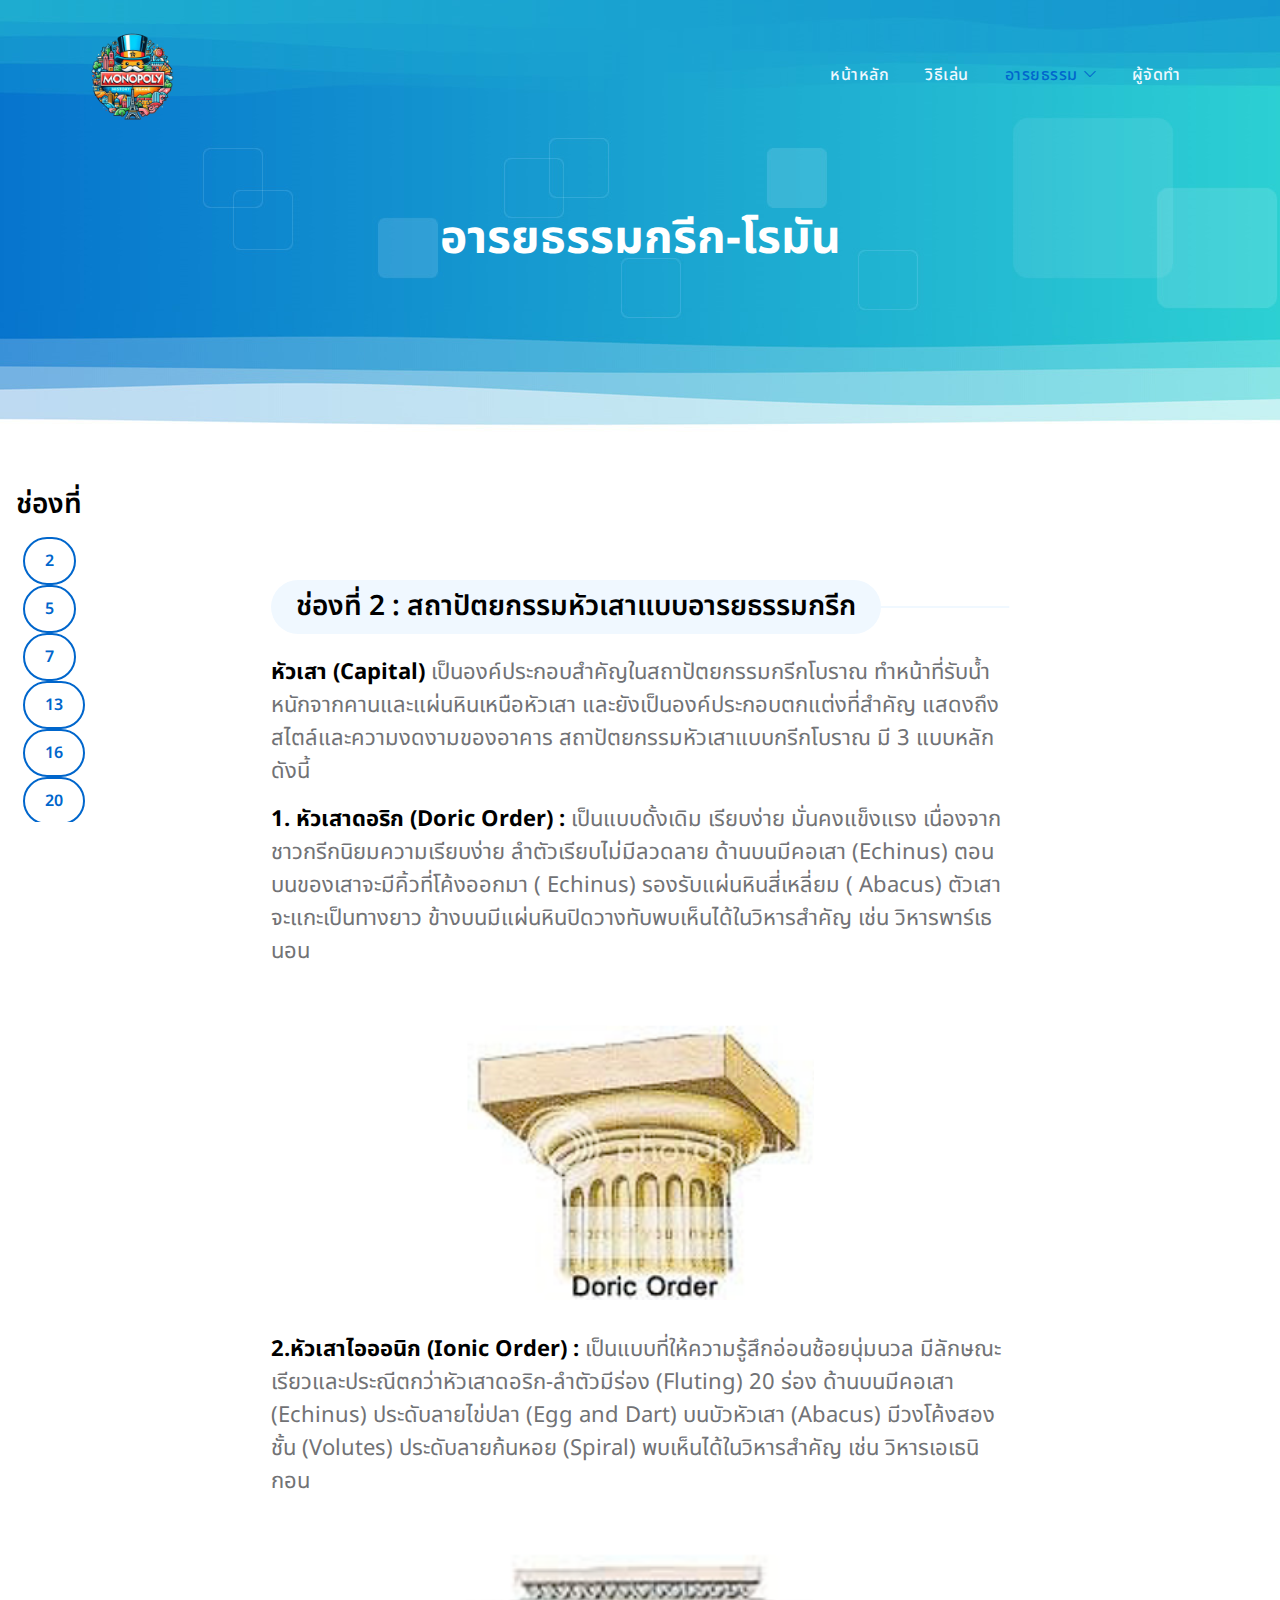
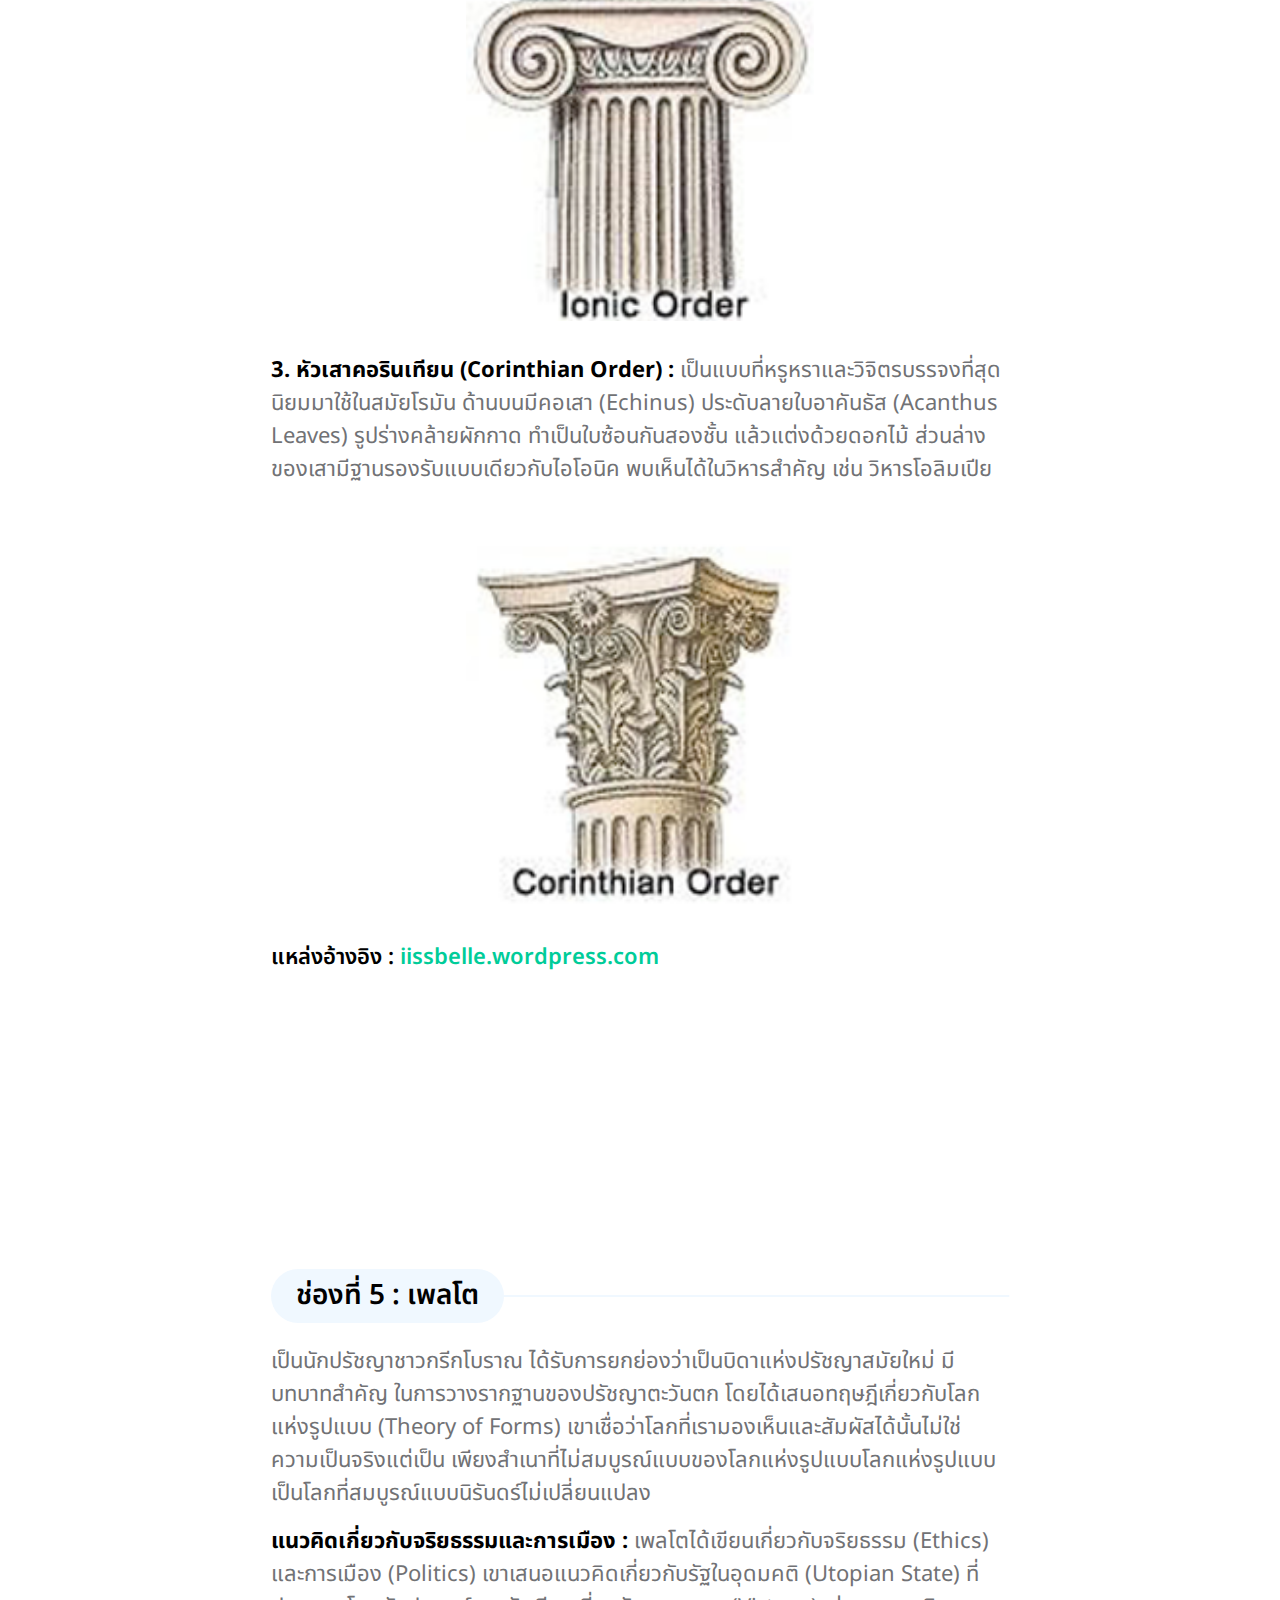
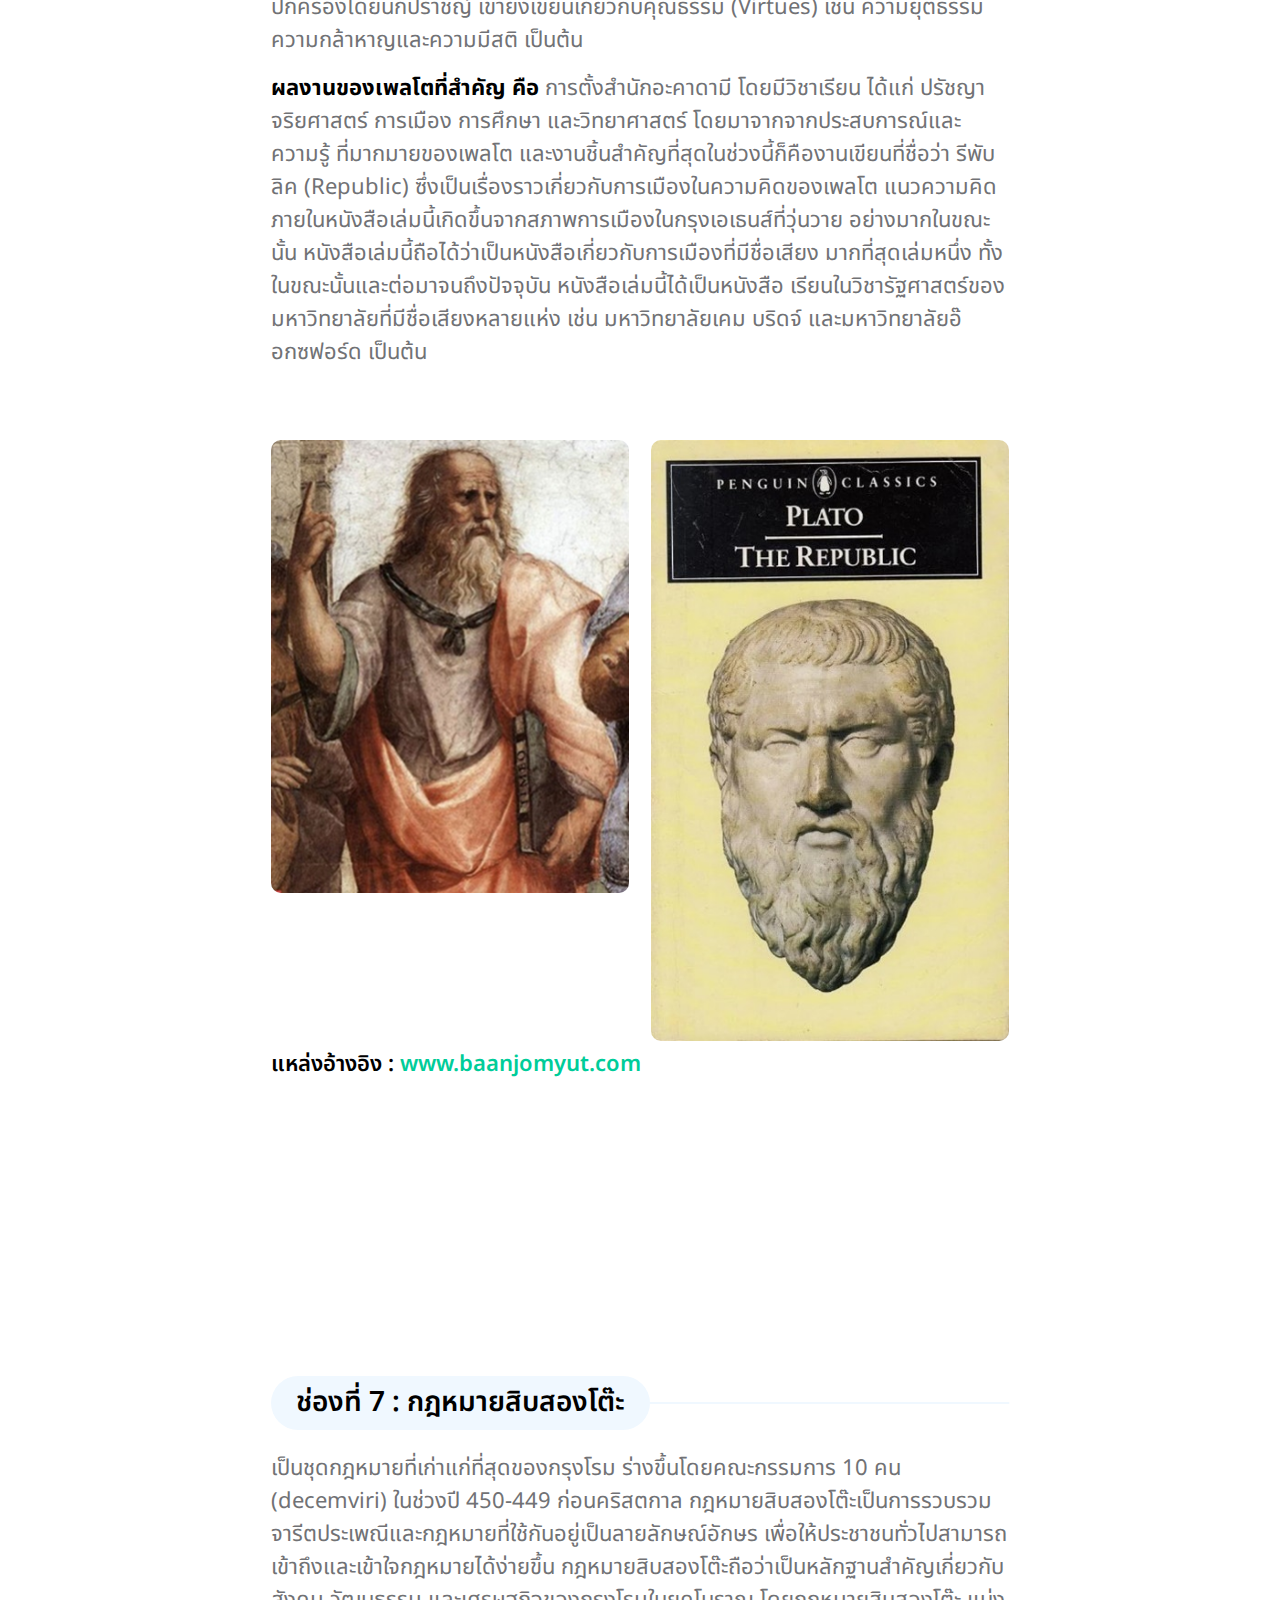
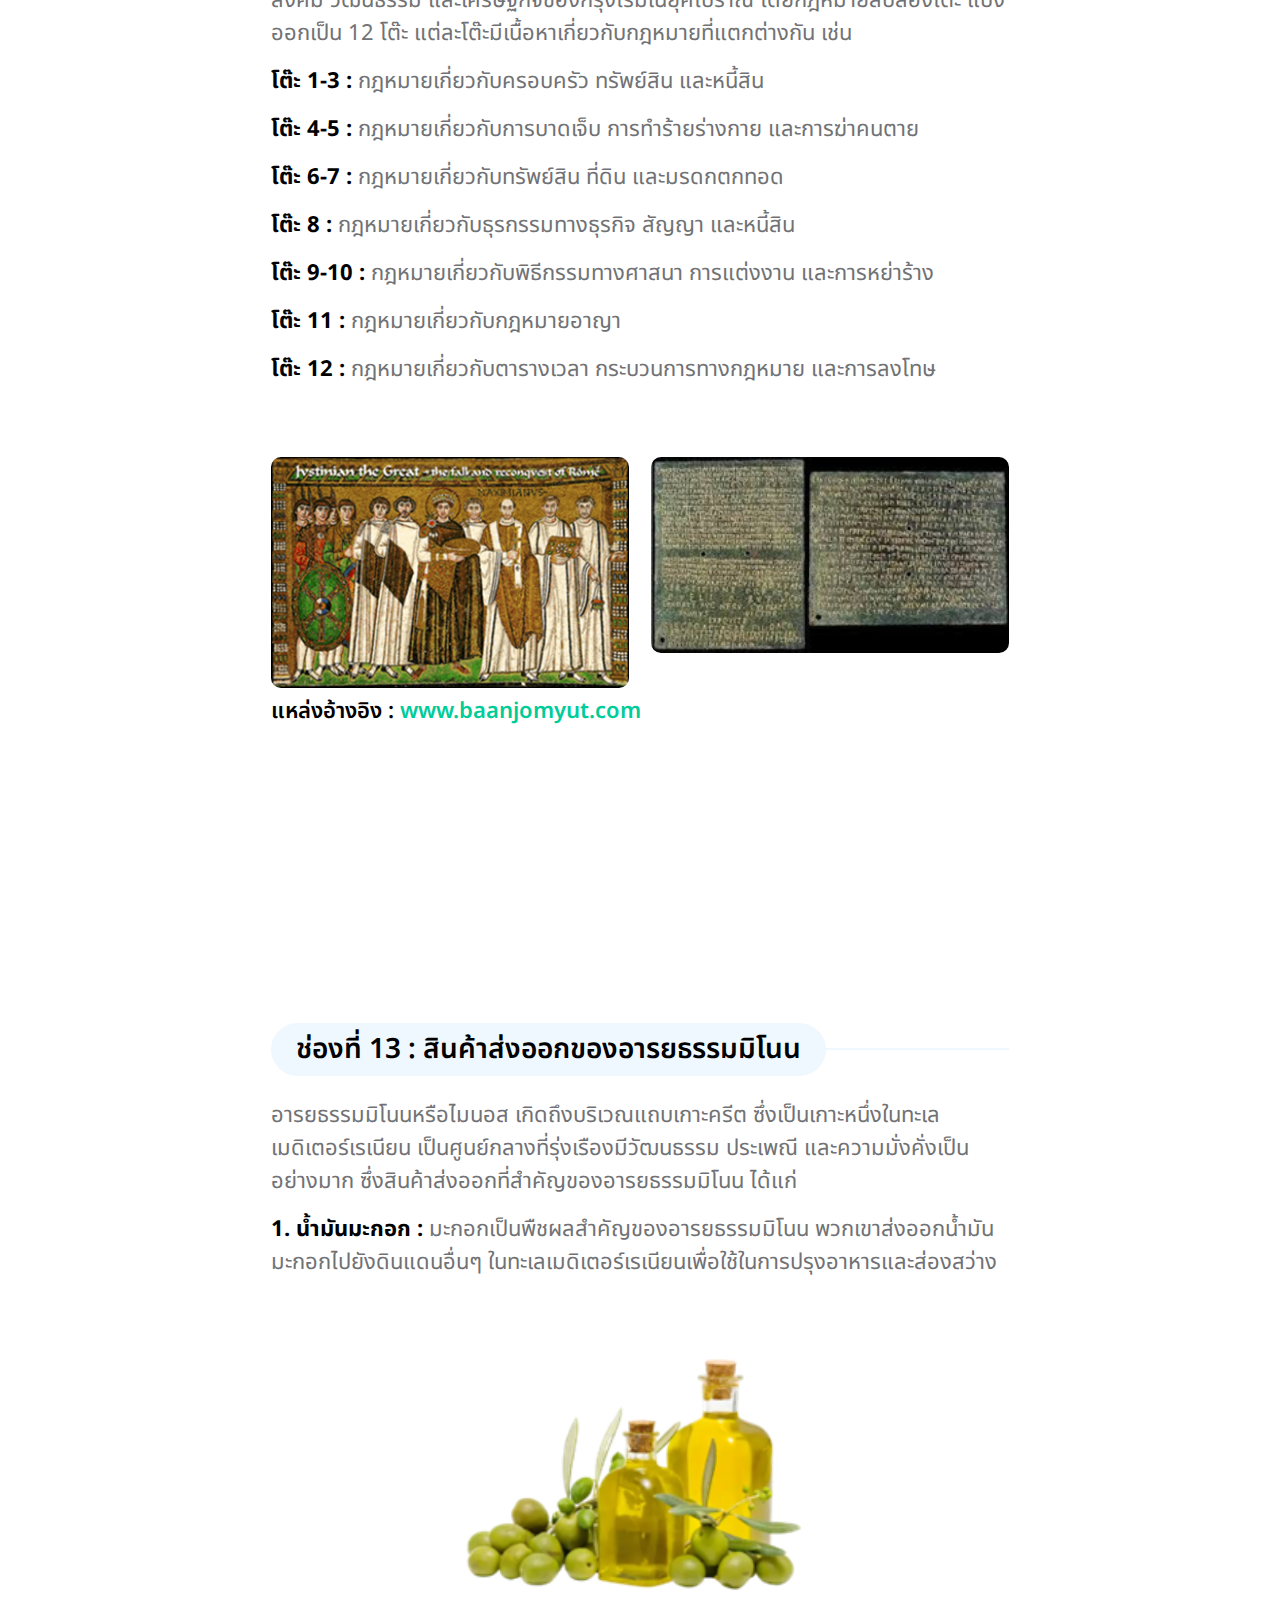
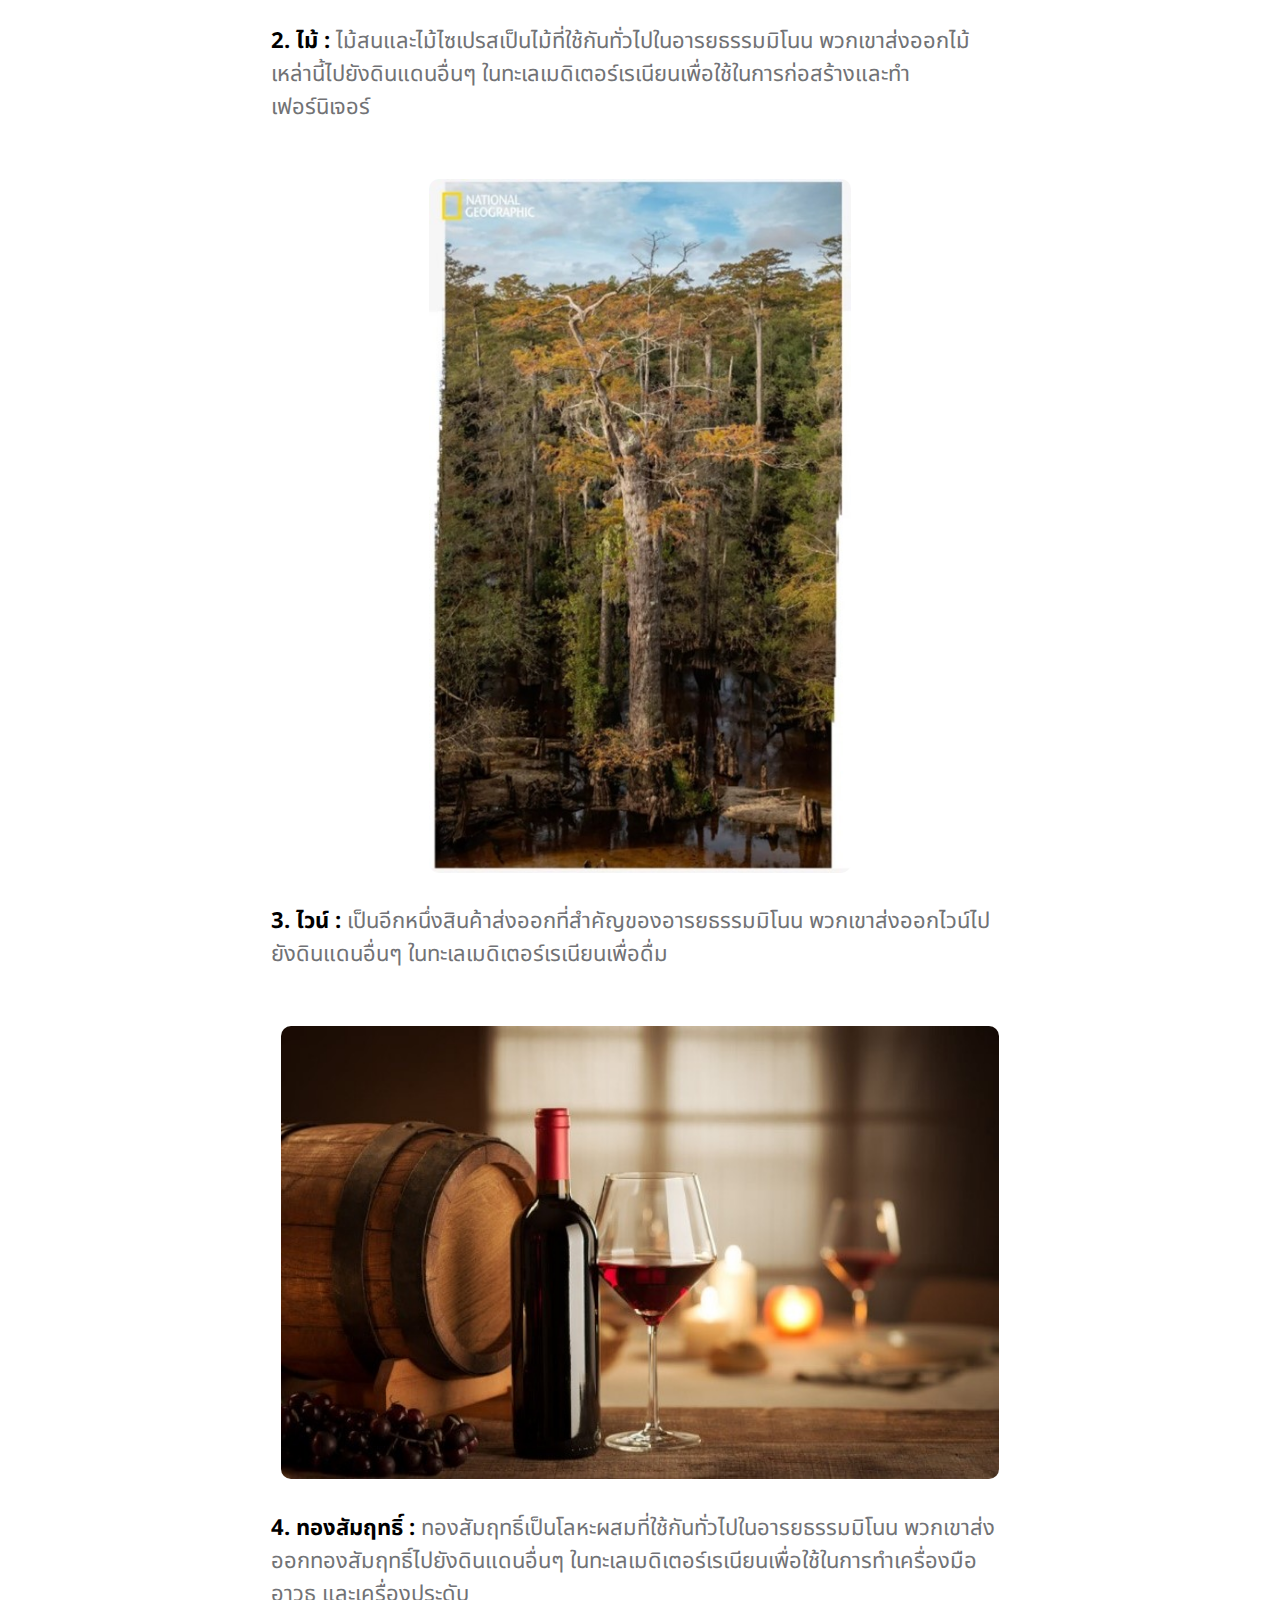
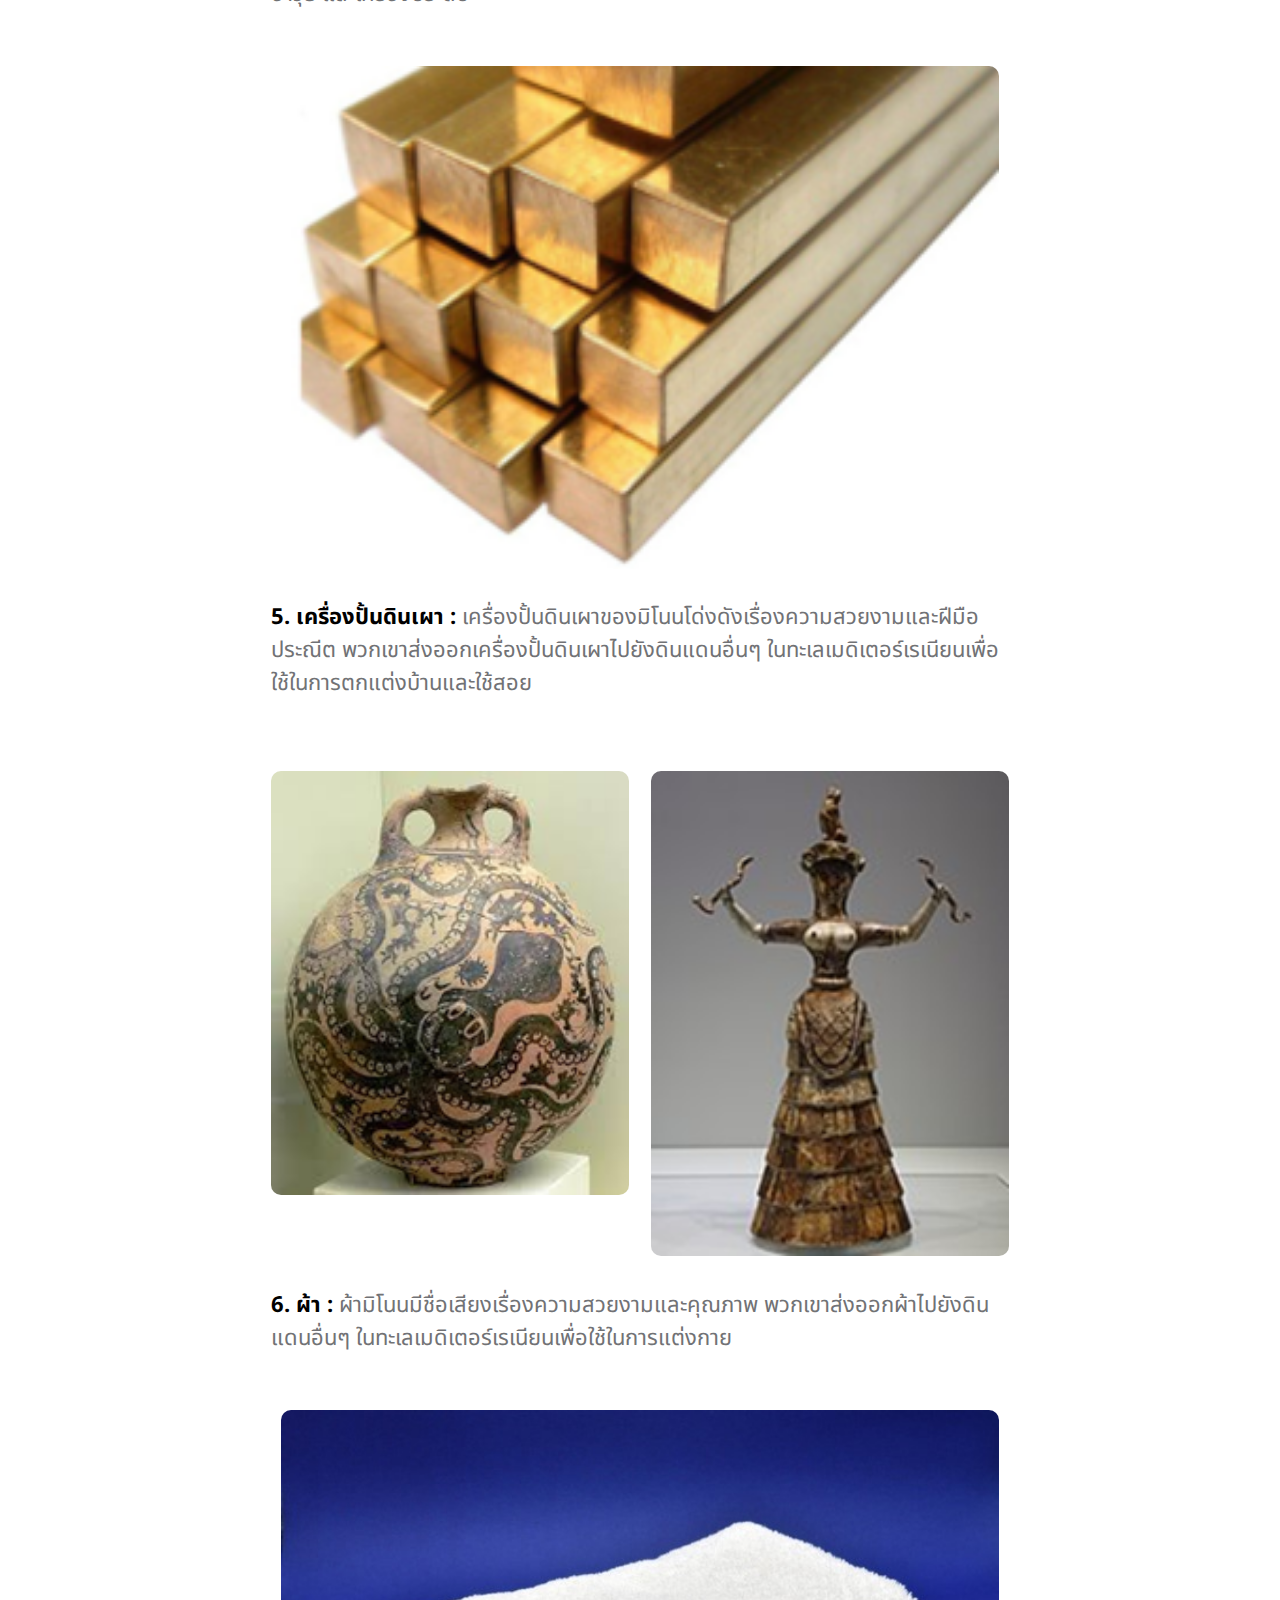
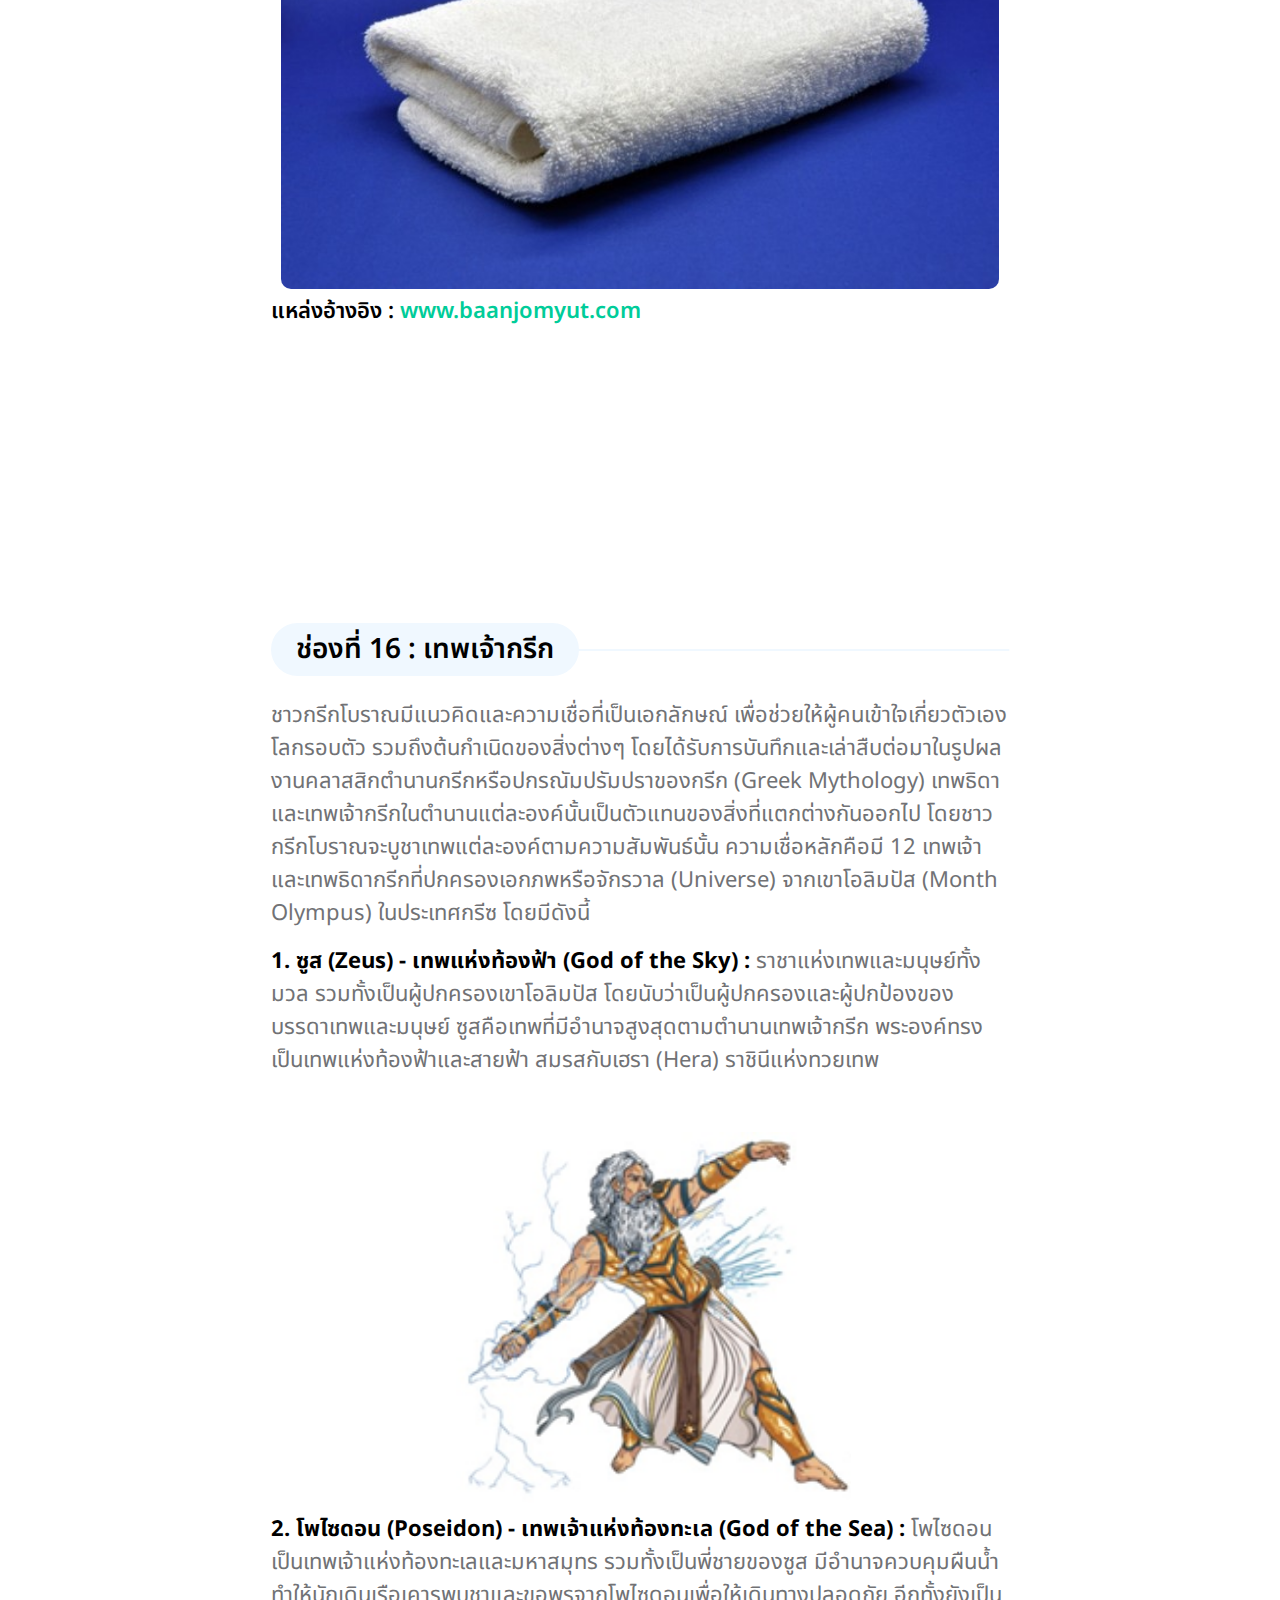
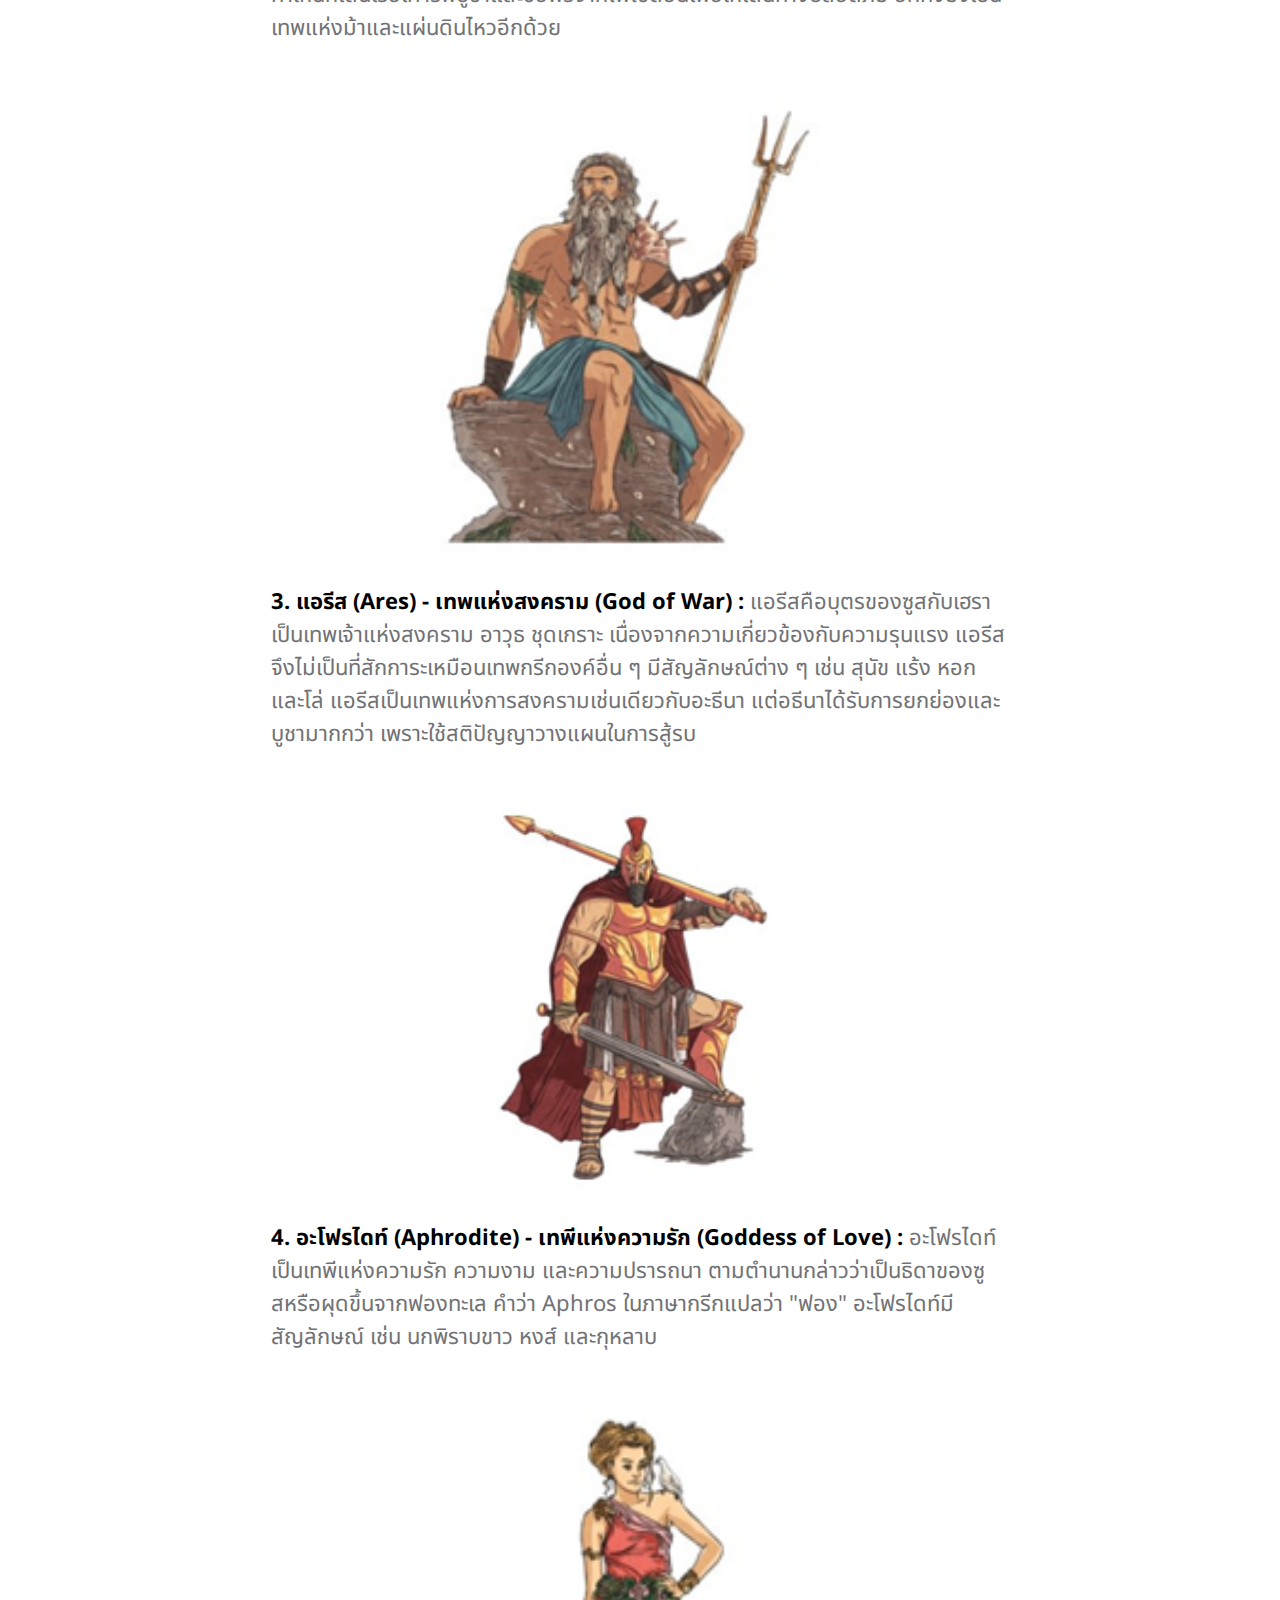
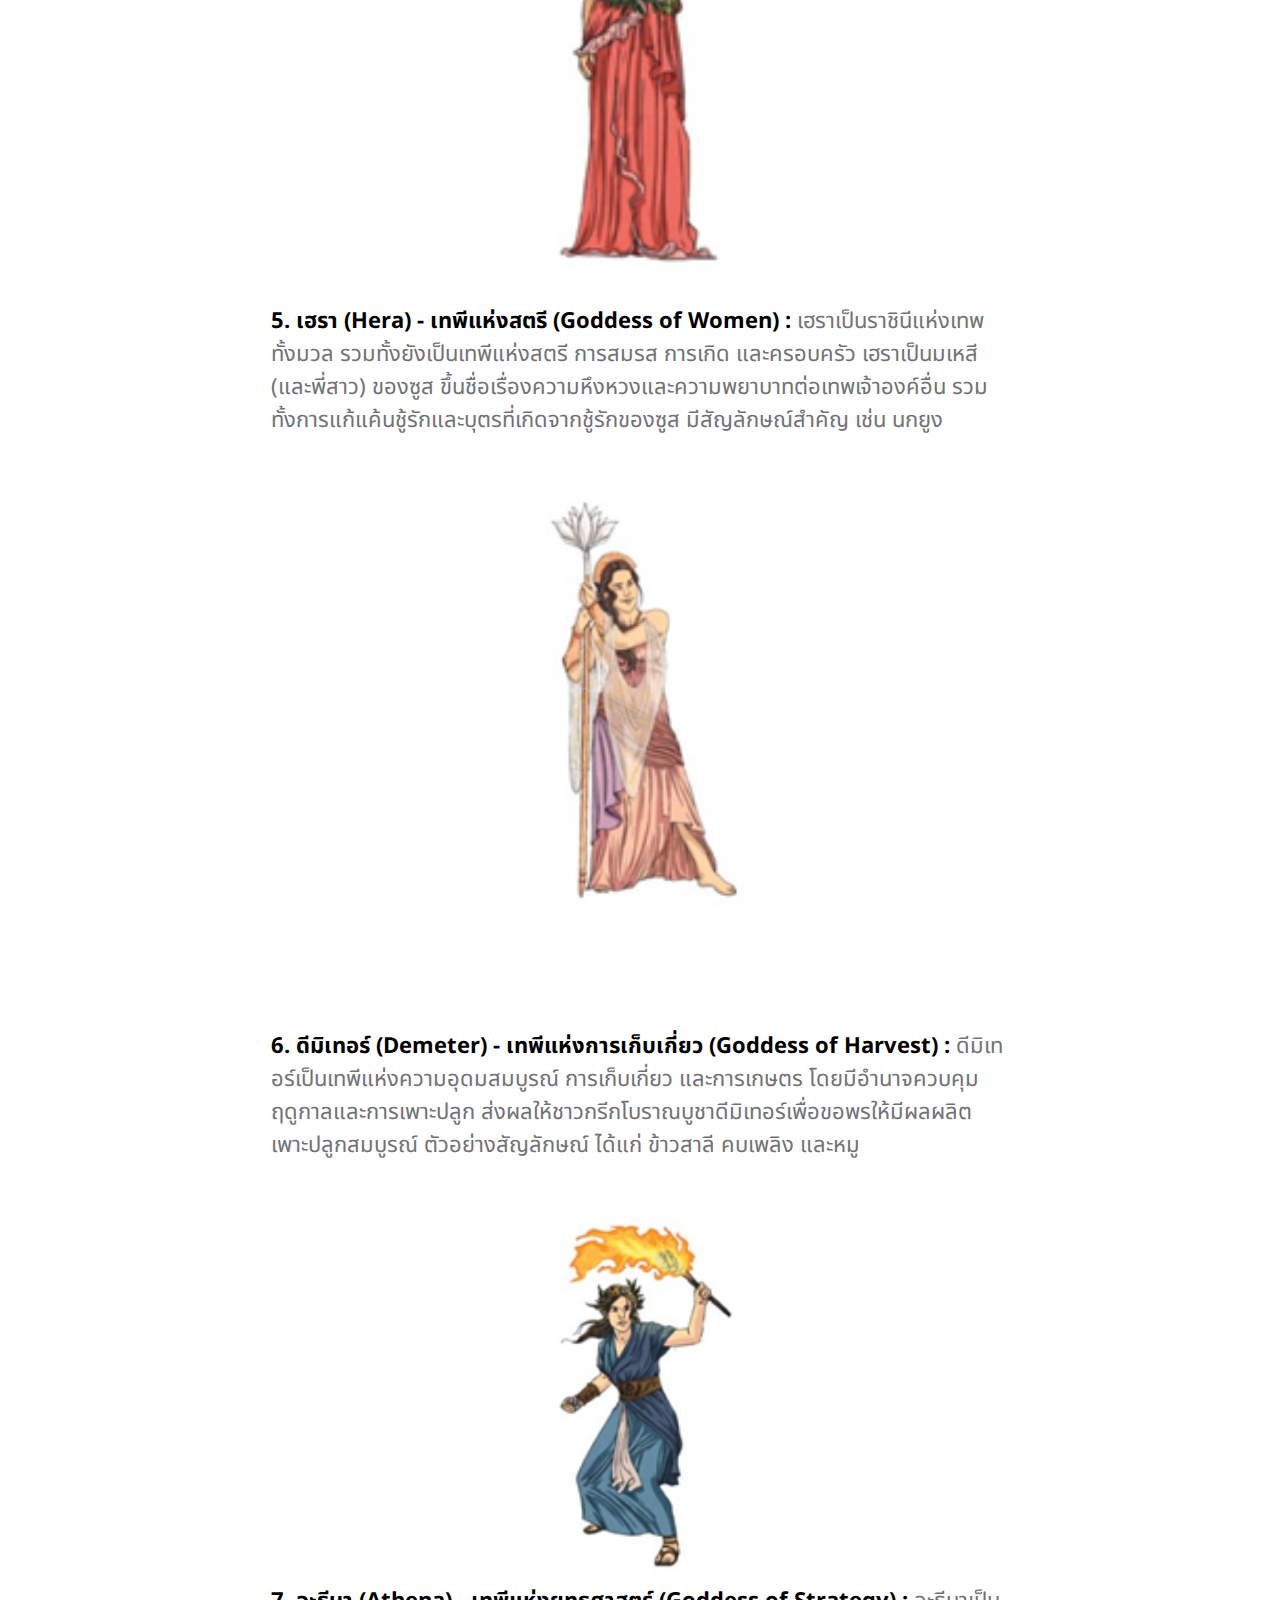
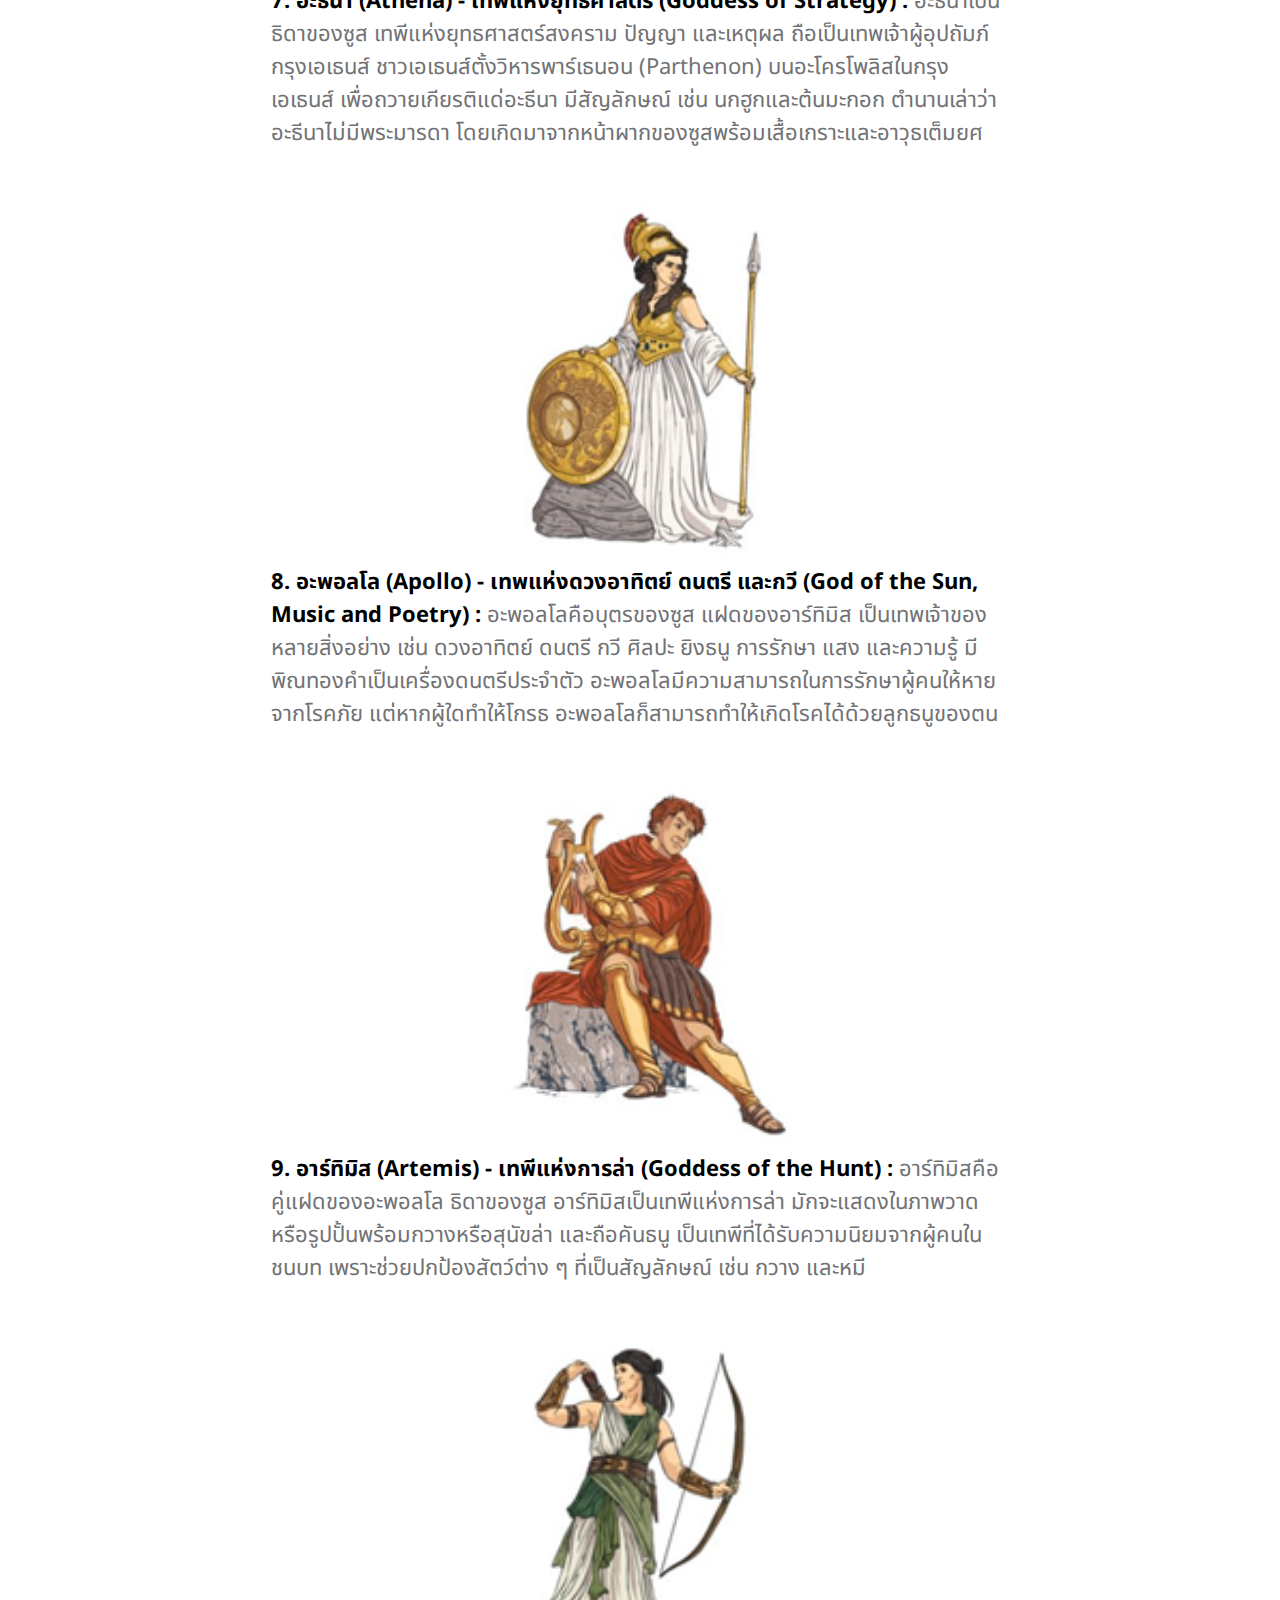
<file: page/civilization/greek-roman.html>
<!DOCTYPE html>
<html lang="en">
  <head>
    <meta charset="utf-8" />
    <meta name="viewport" content="width=device-width, initial-scale=1" />

    <meta name="description" content="" />
    <meta name="author" content="" />

    <title>Greek Roman</title>
    <link rel="icon" type="image/x-icon" href="/images/mono-logo.png" />
    <link rel="stylesheet" href="https://www.w3schools.com/w3css/4/w3.css" />

    <!-- CSS FILES -->
    <link rel="preconnect" href="https://fonts.googleapis.com" />

    <link rel="preconnect" href="https://fonts.gstatic.com" crossorigin />

    <link
      href="https://fonts.googleapis.com/css2?family=Noto+Sans+Thai:wght@100..900&display=swap"
      rel="stylesheet"
    />

    <link rel="stylesheet" href="/css/bootstrap.min.css" />

    <link rel="stylesheet" href="/css/bootstrap-icons.css" />

    <link rel="stylesheet" href="/css/owl.carousel.min.css" />

    <link rel="stylesheet" href="/css/owl.theme.default.min.css" />

    <link href="/css/templatemo-pod-talk.css" rel="stylesheet" />
    <!--

TemplateMo 584 Pod Talk

https://templatemo.com/tm-584-pod-talk

-->
  </head>

  <body>
    <main>
      <nav class="navbar navbar-expand-lg">
        <div class="container">
          <a class="navbar-brand me-lg-5 me-0" href="/index.html">
            <img
              src="/images/mono-logo.png"
              class="logo-image img-fluid"
              alt="templatemo pod talk"
            />
          </a>

          <button
            class="navbar-toggler"
            type="button"
            data-bs-toggle="collapse"
            data-bs-target="#navbarNav"
            aria-controls="navbarNav"
            aria-expanded="false"
            aria-label="Toggle navigation"
          >
            <span class="navbar-toggler-icon"></span>
          </button>

          <div class="collapse navbar-collapse" id="navbarNav">
            <ul class="navbar-nav ms-lg-auto">
              <li class="nav-item">
                <a class="nav-link" style="font-size: 16px" href="/index.html"
                  >หน้าหลัก</a
                >
              </li>

              <li class="nav-item">
                <a
                  class="nav-link"
                  style="font-size: 16px"
                  href="/page/how-to-play.html"
                  >วิธีเล่น</a
                >
              </li>

              <li class="nav-item dropdown">
                <a
                  class="nav-link active dropdown-toggle"
                  style="font-size: 16px"
                  href="#"
                  id="navbarLightDropdownMenuLink"
                  role="button"
                  data-bs-toggle="dropdown"
                  aria-expanded="false"
                  >อารยธรรม</a
                >

                <ul
                  class="dropdown-menu dropdown-menu-light"
                  aria-labelledby="navbarLightDropdownMenuLink"
                >
                  <li>
                    <a
                      class="dropdown-item active"
                      href="/page/civilization/greek-roman.html"
                      >อารยธรรมกรีก-โรมัน</a
                    >
                  </li>

                  <li>
                    <a
                      class="dropdown-item"
                      href="/page/civilization/chinese-indian.html"
                      >อารยธรรมจีน-อินเดีย</a
                    >
                  </li>

                  <li>
                    <a
                      class="dropdown-item"
                      href="/page/civilization/mesopotamian.html"
                      >อารยธรรมเมโสโปเตเมีย</a
                    >
                  </li>

                  <li>
                    <a
                      class="dropdown-item"
                      href="/page/civilization/egyptian.html"
                      >อารยธรรมอียิปต์</a
                    >
                  </li>
                </ul>
              </li>

              <li class="nav-item">
                <a
                  class="nav-link"
                  style="font-size: 16px"
                  href="/page/contact.html"
                  >ผู้จัดทำ</a
                >
              </li>
            </ul>
          </div>
        </div>
      </nav>

      <header
        class="site-header d-flex flex-column justify-content-center align-items-center"
      >
        <div class="container">
          <div class="row">
            <div class="col-lg-12 col-12 text-center">
              <h2 class="mb-0">อารยธรรมกรีก-โรมัน</h2>
            </div>
          </div>
        </div>
      </header>

      <div class="w3-sidebar  w3-bar-block" style="width: 8%; height: 38%;">
        <h4 class="w3-bar-item">ช่องที่</h4>
        <div class="ms-4">
          <a
            href="#section_1"
            style="font-size: 16px"
            class="btn custom-btn custom-border-btn smoothscroll"
            >2</a
          >
        </br>
          <a
            href="#section_2"
            style="font-size: 16px"
            class="btn custom-btn custom-border-btn smoothscroll"
            >5</a
          >
        </br>
          <a
            href="#section_3"
            style="font-size: 16px"
            class="btn custom-btn custom-border-btn smoothscroll"
            >7</a
          >
        </br>
          <a
            href="#section_4"
            style="font-size: 16px"
            class="btn custom-btn custom-border-btn smoothscroll"
            >13</a
          >
        </br>
          <a
            href="#section_5"
            style="font-size: 16px"
            class="btn custom-btn custom-border-btn smoothscroll"
            >16</a
          >
        </br>
          <a
            href="#section_6"
            style="font-size: 16px"
            class="btn custom-btn custom-border-btn smoothscroll"
            >20</a
          >
        </br>
          <a
            href="#section_7"
            style="font-size: 16px"
            class="btn custom-btn custom-border-btn smoothscroll"
            >30</a
          >
        </div>
      </div>

      <div class="w3-container">
        <section class="about-section section-padding" id="section_1">
          <div class="container">
            <div class="row">
              <div class="col-lg-8 col-12 mx-auto">
                <div class="pb-5 mb-5">
                  <div class="section-title-wrap mb-4">
                    <h4 class="section-title">ช่องที่ 2 : สถาปัตยกรรมหัวเสาแบบอารยธรรมกรีก</h4>
                  </div>
  
                  <p class="p-temp">
                    <b style="color: black">หัวเสา (Capital)</b> เป็นองค์ประกอบสำคัญในสถาปัตยกรรมกรีกโบราณ 
                    ทำหน้าที่รับน้ำหนักจากคานและแผ่นหินเหนือหัวเสา และยังเป็นองค์ประกอบตกแต่งที่สำคัญ 
                    แสดงถึงสไตล์และความงดงามของอาคาร
                    สถาปัตยกรรมหัวเสาแบบกรีกโบราณ มี 3 แบบหลัก ดังนี้

                  </p>
                  <p class="p-temp">
                    <b style="color: black"> 1. หัวเสาดอริก (Doric Order) : </b>
                    เป็นแบบดั้งเดิม เรียบง่าย มั่นคงแข็งแรง เนื่องจากชาวกรีกนิยมความเรียบง่าย 
                    ลำตัวเรียบไม่มีลวดลาย ด้านบนมีคอเสา (Echinus) ตอนบนของเสาจะมีคิ้วที่โค้งออกมา 
                    ( Echinus) รองรับแผ่นหินสี่เหลี่ยม ( Abacus) ตัวเสาจะแกะเป็นทางยาว 
                    ข้างบนมีแผ่นหินปิดวางทับพบเห็นได้ในวิหารสำคัญ เช่น วิหารพาร์เธนอน
                  </p>

                  <img
                  src="/images/meso/doric.png"
                  class="about-image mt-5 img-fluid center"
                  alt=""
                  />
                </br>
                  <p class="p-temp">
                    <b style="color: black"> 2.หัวเสาไอออนิก (Ionic Order) : </b>
                    เป็นแบบที่ให้ความรู้สึกอ่อนช้อยนุ่มนวล มีลักษณะเรียวและประณีตกว่าหัวเสาดอริก-ลำตัวมีร่อง 
                    (Fluting) 20 ร่อง ด้านบนมีคอเสา (Echinus) ประดับลายไข่ปลา (Egg and Dart) 
                    บนบัวหัวเสา (Abacus) มีวงโค้งสองชั้น (Volutes) ประดับลายก้นหอย (Spiral) 
                    พบเห็นได้ในวิหารสำคัญ เช่น วิหารเอเธนิกอน
                  </p>
                  <img
                  src="/images/meso/ionic.png"
                  class="about-image mt-5 img-fluid center"
                  alt=""
                  />
                </br>
                  <p class="p-temp">
                    <b style="color: black"> 3. หัวเสาคอรินเทียน (Corinthian Order) : </b>
                    เป็นแบบที่หรูหราและวิจิตรบรรจงที่สุด นิยมมาใช้ในสมัยโรมัน ด้านบนมีคอเสา 
                    (Echinus) ประดับลายใบอาคันธัส (Acanthus Leaves) รูปร่างคล้ายผักกาด 
                    ทำเป็นใบซ้อนกันสองชั้น แล้วแต่งด้วยดอกไม้ ส่วนล่างของเสามีฐานรองรับแบบเดียวกับไอโอนิค 
                    พบเห็นได้ในวิหารสำคัญ เช่น วิหารโอลิมเปีย
                  </p>
                  <img
                  src="/images/meso/Corinthia.png"
                  class="about-image mt-5 img-fluid center"
                  alt=""
                  />
                  <br>
                  <h6>
                    แหล่งอ้างอิง :
                    <a
                      href="https://iissbelle.wordpress.com/category/%E0%B9%80%E0%B8%AA%E0%B8%B2%E0%B9%81%E0%B8%9A%E0%B8%9A%E0%B8%84%E0%B8%A5%E0%B8%B2%E0%B8%AA%E0%B8%AA%E0%B8%B4%E0%B8%81-classical-order/"
                    >
                    iissbelle.wordpress.com
                    </a>
                  </h6>
                </div>
              </div>
            </div>
          </div>
        </section>

        <section class="about-section section-padding" id="section_2">
          <div class="container">
            <div class="row">
              <div class="col-lg-8 col-12 mx-auto">
                <div class="pb-5 mb-5">
                  <div class="section-title-wrap mb-4">
                    <h4 class="section-title">ช่องที่ 5 : เพลโต</h4>
                  </div>
  
                  <p class="p-temp">
                    เป็นนักปรัชญาชาวกรีกโบราณ ได้รับการยกย่องว่าเป็นบิดาแห่งปรัชญาสมัยใหม่ 
                    มีบทบาทสำคัญ ในการวางรากฐานของปรัชญาตะวันตก โดยได้เสนอทฤษฎีเกี่ยวกับโลกแห่งรูปแบบ 
                    (Theory of Forms) เขาเชื่อว่าโลกที่เรามองเห็นและสัมผัสได้นั้นไม่ใช่ความเป็นจริงแต่เป็น
                    เพียงสำเนาที่ไม่สมบูรณ์แบบของโลกแห่งรูปแบบโลกแห่งรูปแบบเป็นโลกที่สมบูรณ์แบบนิรันดร์ไม่เปลี่ยนแปลง  
                  </p>
                  <p class="p-temp">
                    <b style="color: black">
                      แนวคิดเกี่ยวกับจริยธรรมและการเมือง : 
                    </b>
                    เพลโตได้เขียนเกี่ยวกับจริยธรรม (Ethics) และการเมือง (Politics) 
                    เขาเสนอแนวคิดเกี่ยวกับรัฐในอุดมคติ (Utopian State) ที่ปกครองโดยนักปราชญ์
                    เขายังเขียนเกี่ยวกับคุณธรรม (Virtues) เช่น ความยุติธรรม 
                    ความกล้าหาญและความมีสติ เป็นต้น
                  </p>
                  <p class="p-temp">
                    <b style="color: black">
                      ผลงานของเพลโตที่สำคัญ คือ
                    </b>
                    การตั้งสำนักอะคาดามี โดยมีวิชาเรียน ได้แก่ ปรัชญา จริยศาสตร์ การเมือง 
                    การศึกษา และวิทยาศาสตร์ โดยมาจากจากประสบการณ์และความรู้
                    ที่มากมายของเพลโต และงานชิ้นสำคัญที่สุดในช่วงนี้ก็คืองานเขียนที่ชื่อว่า
                    รีพับลิค (Republic) ซึ่งเป็นเรื่องราวเกี่ยวกับการเมืองในความคิดของเพลโต
                    แนวความคิดภายในหนังสือเล่มนี้เกิดขึ้นจากสภาพการเมืองในกรุงเอเธนส์ที่วุ่นวาย
                    อย่างมากในขณะนั้น หนังสือเล่มนี้ถือได้ว่าเป็นหนังสือเกี่ยวกับการเมืองที่มีชื่อเสียง
                    มากที่สุดเล่มหนึ่ง ทั้งในขณะนั้นและต่อมาจนถึงปัจจุบัน หนังสือเล่มนี้ได้เป็นหนังสือ
                    เรียนในวิชารัฐศาสตร์ของมหาวิทยาลัยที่มีชื่อเสียงหลายแห่ง เช่น มหาวิทยาลัยเคม
                    บริดจ์ และมหาวิทยาลัยอ๊อกซฟอร์ด เป็นต้น
                  </p>
  
                  <div class="row">
                    <div class="column">
                      <img
                        src="/images/meso/plato1.png"
                        class="about-image mt-5 img-fluid center"
                        style="width: 100%"
                        alt=""
                      />
                    </div>
  
                    <div class="column">
                      <img
                        src="/images/meso/plato2.jpg"
                        class="about-image mt-5 img-fluid center"
                        style="width: 100%"
                        alt=""
                      />
                    </div>
                  </div>
  
                  <h6>
                    แหล่งอ้างอิง :
                    <a
                      href="https://www.baanjomyut.com/library/global_community/05_2_2.html"
                    >
                    www.baanjomyut.com
                    </a>
                  </h6>
                </div>
              </div>
            </div>
          </div>
        </section>

        <section class="about-section section-padding" id="section_3">
          <div class="container">
            <div class="row">
              <div class="col-lg-8 col-12 mx-auto">
                <div class="pb-5 mb-5">
                  <div class="section-title-wrap mb-4">
                    <h4 class="section-title">ช่องที่ 7 : กฎหมายสิบสองโต๊ะ</h4>
                  </div>
  
                  <p class="p-temp">
                    เป็นชุดกฎหมายที่เก่าแก่ที่สุดของกรุงโรม  ร่างขึ้นโดยคณะกรรมการ 10 คน (decemviri) 
                    ในช่วงปี 450-449 ก่อนคริสตกาล  กฎหมายสิบสองโต๊ะเป็นการรวบรวมจารีตประเพณีและกฎหมายที่ใช้กันอยู่เป็นลายลักษณ์อักษร 
                    เพื่อให้ประชาชนทั่วไปสามารถเข้าถึงและเข้าใจกฎหมายได้ง่ายขึ้น กฎหมายสิบสองโต๊ะถือว่าเป็นหลักฐานสำคัญเกี่ยวกับสังคม  วัฒนธรรม  
                    และเศรษฐกิจของกรุงโรมในยุคโบราณ โดยกฎหมายสิบสองโต๊ะ  แบ่งออกเป็น 12 โต๊ะ  แต่ละโต๊ะมีเนื้อหาเกี่ยวกับกฎหมายที่แตกต่างกัน  เช่น
                  </p>
                  <p class="p-temp">
                    <b style="color: black"> โต๊ะ 1-3 : </b>
                    กฎหมายเกี่ยวกับครอบครัว ทรัพย์สิน และหนี้สิน
                  </p>
                  <p class="p-temp">
                    <b style="color: black"> โต๊ะ 4-5 : </b>
                    กฎหมายเกี่ยวกับการบาดเจ็บ การทำร้ายร่างกาย และการฆ่าคนตาย
                  </p>
                  <p class="p-temp">
                    <b style="color: black"> โต๊ะ 6-7 : </b>
                    กฎหมายเกี่ยวกับทรัพย์สิน ที่ดิน และมรดกตกทอด
                  </p>
                  <p class="p-temp">
                    <b style="color: black"> โต๊ะ 8 : </b>
                    กฎหมายเกี่ยวกับธุรกรรมทางธุรกิจ สัญญา และหนี้สิน
                  </p>
                  <p class="p-temp">
                    <b style="color: black"> โต๊ะ 9-10 : </b>
                    กฎหมายเกี่ยวกับพิธีกรรมทางศาสนา การแต่งงาน และการหย่าร้าง
                  </p>
                  <p class="p-temp">
                    <b style="color: black"> โต๊ะ 11 : </b>
                    กฎหมายเกี่ยวกับกฎหมายอาญา
                  </p>
                  <p class="p-temp">
                    <b style="color: black"> โต๊ะ 12 : </b>
                    กฎหมายเกี่ยวกับตารางเวลา กระบวนการทางกฎหมาย และการลงโทษ
                  </p>
  
                  <div class="row">
                    <div class="column">
                      <img
                        src="/images/meso/table1.png"
                        class="about-image mt-5 img-fluid center"
                        style="width: 100%"
                        alt=""
                      />
                    </div>
  
                    <div class="column">
                      <img
                        src="/images/meso/table2.png"
                        class="about-image mt-5 img-fluid center"
                        style="width: 100%"
                        alt=""
                      />
                    </div>
                  </div>
  
                  <h6>
                    แหล่งอ้างอิง :
                    <a
                      href="https://www.baanjomyut.com/library/global_community/05_2_2.html"
                    >
                    www.baanjomyut.com
                    </a>
                  </h6>
                </div>
              </div>
            </div>
          </div>
        </section>

        <section class="about-section section-padding" id="section_4">
          <div class="container">
            <div class="row">
              <div class="col-lg-8 col-12 mx-auto">
                <div class="pb-5 mb-5">
                  <div class="section-title-wrap mb-4">
                    <h4 class="section-title">ช่องที่ 13 : สินค้าส่งออกของอารยธรรมมิโนน</h4>
                  </div>
  
                  <p class="p-temp">
                    อารยธรรมมิโนนหรือไมนอส เกิดถึงบริเวณแถบเกาะครีต 
                    ซึ่งเป็นเกาะหนึ่งในทะเลเมดิเตอร์เรเนียน เป็นศูนย์กลางที่รุ่งเรืองมีวัฒนธรรม 
                    ประเพณี และความมั่งคั่งเป็นอย่างมาก ซึ่งสินค้าส่งออกที่สำคัญของอารยธรรมมิโนน ได้แก่
                  </p>
                  <p class="p-temp">
                    <b style="color: black"> 1. น้ำมันมะกอก : </b>
                    มะกอกเป็นพืชผลสำคัญของอารยธรรมมิโนน พวกเขาส่งออกน้ำมันมะกอกไปยังดินแดนอื่นๆ ในทะเลเมดิเตอร์เรเนียนเพื่อใช้ในการปรุงอาหารและส่องสว่าง
                  </p>
                  <img
                        src="/images/meso/oliveoil.png"
                        class="about-image mt-5 img-fluid center"
                        style="width: 60%"
                        alt=""
                      />
                  <p class="p-temp">
                    <b style="color: black"> 2. ไม้ : </b>
                    ไม้สนและไม้ไซเปรสเป็นไม้ที่ใช้กันทั่วไปในอารยธรรมมิโนน พวกเขาส่งออกไม้เหล่านี้ไปยังดินแดนอื่นๆ ในทะเลเมดิเตอร์เรเนียนเพื่อใช้ในการก่อสร้างและทำเฟอร์นิเจอร์
                  </p>
                  <img
                        src="/images/meso/wood.jpg"
                        class="about-image mt-5 img-fluid center"
                        style="width: 60%"
                        alt=""
                      />
                      <br>
                  <p class="p-temp">
                    <b style="color: black"> 3. ไวน์ : </b>
                    เป็นอีกหนึ่งสินค้าส่งออกที่สำคัญของอารยธรรมมิโนน พวกเขาส่งออกไวน์ไปยังดินแดนอื่นๆ ในทะเลเมดิเตอร์เรเนียนเพื่อดื่ม
                  </p>
                  <img
                        src="/images/meso/wine.jpg"
                        class="about-image mt-5 img-fluid center"
                        style="width: 100%"
                        alt=""
                      />
                      <br>
                  <p class="p-temp">
                    <b style="color: black"> 4. ทองสัมฤทธิ์ : </b>
                    ทองสัมฤทธิ์เป็นโลหะผสมที่ใช้กันทั่วไปในอารยธรรมมิโนน พวกเขาส่งออกทองสัมฤทธิ์ไปยังดินแดนอื่นๆ ในทะเลเมดิเตอร์เรเนียนเพื่อใช้ในการทำเครื่องมือ อาวุธ และเครื่องประดับ
                  </p>
                  <img
                        src="/images/meso/gold.png"
                        class="about-image mt-5 img-fluid center"
                        style="width: 100%"
                        alt=""
                      />
                      <br>
                  <p class="p-temp">
                    <b style="color: black"> 5. เครื่องปั้นดินเผา : </b>
                    เครื่องปั้นดินเผาของมิโนนโด่งดังเรื่องความสวยงามและฝีมือประณีต พวกเขาส่งออกเครื่องปั้นดินเผาไปยังดินแดนอื่นๆ ในทะเลเมดิเตอร์เรเนียนเพื่อใช้ในการตกแต่งบ้านและใช้สอย
                  </p>
                  <div class="row">
                    <div class="column">
                      <img
                        src="/images/meso/cham1.png"
                        class="about-image mt-5 img-fluid center"
                        style="width: 100%"
                        alt=""
                      />
                    </div>
  
                    <div class="column">
                      <img
                        src="/images/meso/cham2.png"
                        class="about-image mt-5 img-fluid center"
                        style="width: 100%"
                        alt=""
                      />
                    </div>
                  </div>
                  <br>
                  <p class="p-temp">
                    <b style="color: black"> 6. ผ้า : </b>
                    ผ้ามิโนนมีชื่อเสียงเรื่องความสวยงามและคุณภาพ พวกเขาส่งออกผ้าไปยังดินแดนอื่นๆ ในทะเลเมดิเตอร์เรเนียนเพื่อใช้ในการแต่งกาย
                  </p>
                  <img
                        src="/images/meso/towel.jpg"
                        class="about-image mt-5 img-fluid center"
                        style="width: 100%"
                        alt=""
                      />

                  <h6>
                    แหล่งอ้างอิง :
                    <a
                      href="https://www.baanjomyut.com/library/global_community/05_2_2.html"
                    >
                    www.baanjomyut.com
                    </a>
                  </h6>
                </div>
              </div>
            </div>
          </div>
        </section>
        <section class="about-section section-padding" id="section_5">
          <div class="container">
            <div class="row">
              <div class="col-lg-8 col-12 mx-auto">
                <div class="pb-5 mb-5">
                  <div class="section-title-wrap mb-4">
                    <h4 class="section-title">ช่องที่ 16 : เทพเจ้ากรีก</h4>
                  </div>
  
                  <p class="p-temp">
                    ชาวกรีกโบราณมีแนวคิดและความเชื่อที่เป็นเอกลักษณ์ เพื่อช่วยให้ผู้คนเข้าใจเกี่ยวตัวเอง โลกรอบตัว รวมถึงต้นกำเนิดของสิ่งต่างๆ โดยได้รับการบันทึกและเล่าสืบต่อมาในรูปผลงานคลาสสิกตำนานกรีกหรือปกรณัมปรัมปราของกรีก (Greek Mythology) เทพธิดาและเทพเจ้ากรีกในตำนานแต่ละองค์นั้นเป็นตัวแทนของสิ่งที่แตกต่างกันออกไป โดยชาวกรีกโบราณจะบูชาเทพแต่ละองค์ตามความสัมพันธ์นั้น ความเชื่อหลักคือมี 12 เทพเจ้าและเทพธิดากรีกที่ปกครองเอกภพหรือจักรวาล (Universe) จากเขาโอลิมปัส (Month Olympus) ในประเทศกรีซ โดยมีดังนี้
                  </p>
                  <p class="p-temp">
                    <b style="color: black"> 1. ซูส (Zeus) - เทพแห่งท้องฟ้า (God of the Sky) : </b>
                    ราชาแห่งเทพและมนุษย์ทั้งมวล รวมทั้งเป็นผู้ปกครองเขาโอลิมปัส โดยนับว่าเป็นผู้ปกครองและผู้ปกป้องของบรรดาเทพและมนุษย์ ซูสคือเทพที่มีอำนาจสูงสุดตามตำนานเทพเจ้ากรีก พระองค์ทรงเป็นเทพแห่งท้องฟ้าและสายฟ้า สมรสกับเฮรา (Hera) ราชินีแห่งทวยเทพ
                  </p>
                  <img
                        src="/images/meso/zeus.png"
                        class="about-image mt-5 img-fluid center"
                        style="width: 60%"
                        alt=""
                      />
                  <p class="p-temp">
                    <b style="color: black"> 2. โพไซดอน (Poseidon) - เทพเจ้าแห่งท้องทะเล (God of the Sea) : </b>
                    โพไซดอนเป็นเทพเจ้าแห่งท้องทะเลและมหาสมุทร รวมทั้งเป็นพี่ชายของซูส มีอำนาจควบคุมผืนน้ำ ทำให้นักเดินเรือเคารพบูชาและขอพรจากโพไซดอนเพื่อให้เดินทางปลอดภัย อีกทั้งยังเป็นเทพแห่งม้าและแผ่นดินไหวอีกด้วย
                  </p>
                  <img
                        src="/images/meso/poseidon.png"
                        class="about-image mt-5 img-fluid center"
                        style="width: 60%"
                        alt=""
                      />
                      <br>
                  <p class="p-temp">
                    <b style="color: black"> 3. แอรีส (Ares) - เทพแห่งสงคราม (God of War) : </b>
                    แอรีสคือบุตรของซูสกับเฮรา เป็นเทพเจ้าแห่งสงคราม อาวุธ ชุดเกราะ เนื่องจากความเกี่ยวข้องกับความรุนแรง แอรีสจึงไม่เป็นที่สักการะเหมือนเทพกรีกองค์อื่น ๆ มีสัญลักษณ์ต่าง ๆ เช่น สุนัข แร้ง หอก และโล่ แอรีสเป็นเทพแห่งการสงครามเช่นเดียวกับอะธีนา แต่อธีนาได้รับการยกย่องและบูชามากกว่า เพราะใช้สติปัญญาวางแผนในการสู้รบ
                  </p>
                  <img
                        src="/images/meso/Ares.png"
                        class="about-image mt-5 img-fluid center"
                        style="width: 50%"
                        alt=""
                      />
                      <br>
                  <p class="p-temp">
                    <b style="color: black"> 4. อะโฟรไดท์ (Aphrodite) - เทพีแห่งความรัก (Goddess of Love) : </b>
                    อะโฟรไดท์เป็นเทพีแห่งความรัก ความงาม และความปรารถนา ตามตำนานกล่าวว่าเป็นธิดาของซูสหรือผุดขึ้นจากฟองทะเล คำว่า Aphros ในภาษากรีกแปลว่า "ฟอง" อะโฟรไดท์มีสัญลักษณ์ เช่น นกพิราบขาว หงส์ และกุหลาบ</p>
                  <img
                        src="/images/meso/Aphrodite.png"
                        class="about-image mt-5 img-fluid center"
                        style="width: 50%"
                        alt=""
                      />
                      <br>
                  <p class="p-temp">
                    <b style="color: black"> 5. เฮรา (Hera) - เทพีแห่งสตรี (Goddess of Women) : </b>
                    เฮราเป็นราชินีแห่งเทพทั้งมวล รวมทั้งยังเป็นเทพีแห่งสตรี การสมรส การเกิด และครอบครัว เฮราเป็นมเหสี (และพี่สาว) ของซูส ขึ้นชื่อเรื่องความหึงหวงและความพยาบาทต่อเทพเจ้าองค์อื่น รวมทั้งการแก้แค้นชู้รักและบุตรที่เกิดจากชู้รักของซูส มีสัญลักษณ์สำคัญ เช่น นกยูง</p>
                      <img
                        src="/images/meso/Hera.png"
                        class="about-image mt-5 img-fluid center"
                        style="width: 50%"
                        alt=""
                      />
                    </div>
                  <br>
                  <p class="p-temp">
                    <b style="color: black"> 6. ดีมิเทอร์ (Demeter) - เทพีแห่งการเก็บเกี่ยว (Goddess of Harvest) : </b>
                    ดีมิเทอร์เป็นเทพีแห่งความอุดมสมบูรณ์ การเก็บเกี่ยว และการเกษตร โดยมีอำนาจควบคุมฤดูกาลและการเพาะปลูก ส่งผลให้ชาวกรีกโบราณบูชาดีมิเทอร์เพื่อขอพรให้มีผลผลิตเพาะปลูกสมบูรณ์ ตัวอย่างสัญลักษณ์ ได้แก่ ข้าวสาลี คบเพลิง และหมู
                  </p>
                  <img
                    src="/images/meso/Demeter.png"
                    class="about-image mt-5 img-fluid center"
                    style="width: 50%"
                    alt=""
                  />
                  <p class="p-temp">
                    <b style="color: black"> 7. อะธีนา (Athena) - เทพีแห่งยุทธศาสตร์ (Goddess of Strategy) : </b>
                    อะธีนาเป็นธิดาของซูส เทพีแห่งยุทธศาสตร์สงคราม ปัญญา และเหตุผล ถือเป็นเทพเจ้าผู้อุปถัมภ์กรุงเอเธนส์ ชาวเอเธนส์ตั้งวิหารพาร์เธนอน (Parthenon) บนอะโครโพลิสในกรุงเอเธนส์ เพื่อถวายเกียรติแด่อะธีนา มีสัญลักษณ์ เช่น นกฮูกและต้นมะกอก ตำนานเล่าว่าอะธีนาไม่มีพระมารดา โดยเกิดมาจากหน้าผากของซูสพร้อมเสื้อเกราะและอาวุธเต็มยศ
                  </p>
                  <img
                    src="/images/meso/Athena.png"
                    class="about-image mt-5 img-fluid center"
                    style="width: 50%"
                    alt=""
                  />
                  <p class="p-temp">
                    <b style="color: black"> 8. อะพอลโล (Apollo) - เทพแห่งดวงอาทิตย์ ดนตรี และกวี (God of the Sun, Music and Poetry) : </b>
                    อะพอลโลคือบุตรของซูส แฝดของอาร์ทิมิส เป็นเทพเจ้าของหลายสิ่งอย่าง เช่น ดวงอาทิตย์ ดนตรี กวี ศิลปะ ยิงธนู การรักษา แสง และความรู้ มีพิณทองคำเป็นเครื่องดนตรีประจำตัว อะพอลโลมีความสามารถในการรักษาผู้คนให้หายจากโรคภัย แต่หากผู้ใดทำให้โกรธ อะพอลโลก็สามารถทำให้เกิดโรคได้ด้วยลูกธนูของตน
                  </p>
                  <img
                    src="/images/meso/Apollo.png"
                    class="about-image mt-5 img-fluid center"
                    style="width: 50%"
                    alt=""
                  />
                  <p class="p-temp">
                    <b style="color: black"> 9. อาร์ทิมิส (Artemis) - เทพีแห่งการล่า (Goddess of the Hunt) : </b>
                    อาร์ทิมิสคือคู่แฝดของอะพอลโล ธิดาของซูส อาร์ทิมิสเป็นเทพีแห่งการล่า มักจะแสดงในภาพวาดหรือรูปปั้นพร้อมกวางหรือสุนัขล่า และถือคันธนู เป็นเทพีที่ได้รับความนิยมจากผู้คนในชนบท เพราะช่วยปกป้องสัตว์ต่าง ๆ ที่เป็นสัญลักษณ์ เช่น กวาง และหมี
                  </p>
                  <img
                    src="/images/meso/Artemis.png"
                    class="about-image mt-5 img-fluid center"
                    style="width: 50%"
                    alt=""
                  />
                  <p class="p-temp">
                    <b style="color: black"> 10. ฮิฟีสตัส (Hephaestus) - เทพเจ้าแห่งไฟ (God of Fire) : </b>
                    ฮิฟีสตัสเป็นเทพแห่งไฟ งานเหล็ก และงานฝีมือ ช่างตีเหล็กและช่างฝีมือ เป็นบุตรของซูสกับเฮรา สมรสกับเทพีอะโฟรไดท์ ตัวอย่างสัญลักษณ์ ได้แก่ ไฟ ทั่ง ขวาน และค้อน
                  </p>
                  <img
                    src="/images/meso/Hephaestus.png"
                    class="about-image mt-5 img-fluid center"
                    style="width: 50%"
                    alt=""
                  />
                  <p class="p-temp">
                    <b style="color: black"> 11.เฮอร์มีส (Hermes) - ผู้ส่งสารแห่งปวงเทพ (The Messenger God) : </b>
                    บุตรคนเล็กของซูส เฮอร์มีสได้กลายเป็นผู้ส่งสารแห่งปวงเทพเนื่องจากขึ้นชื่อเรื่องความเร็วและความเชื่อถือได้ และเป็นผู้เจรจาระหว่างมนุษย์และพระเจ้า เป็นผู้พิทักษ์และอุปถัมภ์นักเดินทางและพ่อค้า มีคทางูไขว้ (Caduceus) ที่หลายหน่วยงานใช้เป็นสัญลักษณ์แห่งการแพทย์ในปัจจุบัน ชอบสวมหมวกมีปีก                  </p>
                  <img
                    src="/images/meso/Hermes.png"
                    class="about-image mt-5 img-fluid center"
                    style="width: 50%"
                    alt=""
                  />
                  <p class="p-temp">
                    <b style="color: black"> 12.ไดอะไนซัส (Dionysus) - เทพแห่งไวน์ (God of Wine) : </b>
                    ไดอะไนซัสเป็นเทพแห่งไวน์ การเฉลิมฉลอง งานรื่นเริง และการละคร บุตรของซูสกับมนุษย์ เป็นเทพโอลิมปัสที่มีอายุน้อยที่สุด และเป็นเทพโอลิมปัสพระองค์เดียวซึ่งเกิดจากมารดาที่เป็นมนุษย์                  </p>
                  <img
                    src="/images/meso/Dionysus.png"
                    class="about-image mt-5 img-fluid center"
                    style="width: 50%"
                    alt=""
                  />
                  <h6>
                    แหล่งอ้างอิง :
                    <a
                      href="https://www.twinkl.co.th/teaching-wiki/tanan-thephcea-krik-greek-gods-and-goddesses"
                    >
                    www.twinkl.co.th
                    </a>
                  </h6>
                </div>
              </div>
            </div>
          </div>
        </section>
        <section class="about-section section-padding" id="section_6">
          <div class="container">
            <div class="row">
              <div class="col-lg-8 col-12 mx-auto">
                <div class="pb-5 mb-5">
                  <div class="section-title-wrap mb-4">
                    <h4 class="section-title">ช่องที่ 20 : เพนธีออน</h4>
                  </div>
                  <p class="p-temp">
                    คือเทวสถานศักดิ์สิทธิ์ในกรุงโรมประเทศอิตาลี ที่สร้างขึ้นตั้งแต่ช่วง 27-25 ปีก่อนคริสต์ศักราชโดยมาร์คุส วิบซานิอุส อะกริบปา (Marcus Vipsanius Agrippa) แม่ทัพซึ่งเปรียบเสมือนมือขวาของ จักรพรรติออกุสตุส (Augustus) จักรพรรดิองค์แรกของจักรวรรดิโรมัน แม้จุดประสงค์ในการสร้างในยุคนั้นจะไม่ชัดเจนนัก แต่เมื่อเข้าสู่ยุคของจักรพรรดิฮาเดรียน ในปี ค.ศ.126 วิหารแพนธีออนแห่งนี้ก็ถูกสร้างขึ้นใหม่เพื่อเป็นเทวสถานบูชาเทพเจ้าแห่งกรีก-โรมันทั้ง 7 แห่งดาวในระบบสุริยะ ได้แก่ พระอาทิตย์ (Apollo) พระจันทร์ (Diana) อังคาร (Mars) พุธ  (Mercury) พฤหัส (Jupiter)  ศุกร์ (Venus) และเสาร์ (Saturn) จึงกลายเป็นที่มาของชื่อ แพนธีออน (Pantheon) ในภาษากรีก แปลว่า “เกียรติศักดิ์แห่งทวยเทพ”
                  </p>
                  <img
                      src="/images/meso/pantion.png"
                      class="about-image mt-5 img-fluid center"
                      style="width: 100%"
                      alt=""
                    />
  
                  <h6>
                    แหล่งอ้างอิง :
                    <a
                      href="https://travel.trueid.net/detail/9LdBK7pEpywx"
                    >
                    travel.trueid.net
                    </a>
                  </h6>
                </div>
              </div>
            </div>
          </div>
        </section>
        <section class="about-section section-padding" id="section_7">
          <div class="container">
            <div class="row">
              <div class="col-lg-8 col-12 mx-auto">
                <div class="pb-5 mb-5">
                  <div class="section-title-wrap mb-4">
                    <h4 class="section-title">ช่องที่ 30 : ตำนานการสร้างกรุงโรม</h4>
                  </div>
  
                  <p class="p-temp">
                    เรื่องราวของสองพี่น้องฝาแฝดโรมูลุส (Romulus) และเรมุส (Remus) เกิดขึ้นในช่วงศตวรรษที่ 4 ก่อนคริสตกาล ซึ่งทั้งสองเป็นบุตรของ เรอา ซิลเวีย (Rhea Silvia) ผู้เป็นธิดาของกษัตริย์นูมิตอร์ (Numitor) แห่งอัลบา ลองกา (Alba Longa) ก่อนที่ทารกแฝดจะถือกำเนิดขึ้น กษัตริย์นูมิตอร์ถูกอมูลิอุส (Amulius) ผู้เป็นน้องชายชิงราชบัลลังก์ อีกทั้งยังบังคับให้เรอาถือพรหมจรรย์ เพื่อที่เธอจะได้ไม่ให้กำเนิดผู้ที่จะมาเป็นคู่แข่งชิงบัลลังก์ของตน ทว่าเรอากลับตั้งครรภ์กับมาร์ส (Mars) เทพเจ้าแห่งสงคราม และให้กำเนิดฝาแฝดโรมูลุสและเรมุสในที่สุด
                  </p>
                  <p class="p-temp">
                    อมูลิอุสผู้โหดเหี้ยมสั่งให้นำเด็กชายทั้งคู่ไปถ่วงในแม่น้ำไทเบอร์ แต่ทารกกลับรอดชีวิตและลอยไปเกยฝั่งที่บริเวณตีนเขาเพลาไทน์ (Palatine) ที่ซึ่งฝาแฝดได้ดูดนมจากนางหมาป่าจนรอดชีวิต และได้รับการเลี้ยงดูต่อมาโดยคนเลี้ยงแกะนามว่า เฟาส์ตูลุส (Faustulus) และภรรยา
                  </p>
                  <p class="p-temp">
                    เมื่อทั้งสองโตขึ้นและได้รู้ชาติกำเนิดที่แท้จริงของตัวเอง ทั้งคู่ก็บุกไปยังอัลบา ลองกา และสังหารอมูลิอุสผู้ชั่วร้าย และมอบบัลลังก์คืนให้กษัตริย์นูมิตอร์ผู้เป็นตา จากนั้นก็ตั้งเมืองขึ้นใหม่ในบริเวณเดียวกับที่รอดชีวิตเมื่อครั้งยังเป็นทารก อย่างไรก็ตามหลังจากนั้นไม่นาน พี่น้องทั้งสองเกิดวิวาทกัน และเรมุสก็ต้องจบชีวิตโดยน้ำมือของโรมูลุส พี่ชายของตัวเอง ทำให้โรมูลุสกลายเป็นผู้ปกครองเมืองเพียงคนเดียว และเมืองนั้นก็ได้ชื่อว่า โรม (Rome) ตามนามของเขานั่นเอง
                  </p>
  
                  <div class="row">
                    <div class="column">
                      <img
                        src="/images/meso/rome1.jpg"
                        class="about-image mt-5 img-fluid center"
                        style="width: 100%"
                        alt=""
                      />
                    </div>
  
                    <div class="column">
                      <img
                        src="/images/meso/rome2.jpg"
                        class="about-image mt-5 img-fluid center"
                        style="width: 100%"
                        alt=""
                      />
                    </div>
                  </div>
  
                  <h6>
                    แหล่งอ้างอิง :
                    <a
                      href="https://www.gotoknow.org/posts/692192#google_vignette"
                    >
                    www.gotoknow.org
                    </a>
                  </h6>
                </div>
              </div>
            </div>
          </div>
        </section>
      </div>
    </main>

    <footer class="site-footer">
      <div class="container">
        <div class="row">
          <div class="col-lg-6 col-12 mb-5 mb-lg-0">
            <div class="subscribe-form-wrap">
              <h6>Subscribe. Every weekly.</h6>

              <form
                class="custom-form subscribe-form"
                action="#"
                method="get"
                role="form"
              >
                <input
                  type="email"
                  name="subscribe-email"
                  id="subscribe-email"
                  pattern="[^ @]*@[^ @]*"
                  class="form-control"
                  placeholder="Email Address"
                  required=""
                />

                <div class="col-lg-12 col-12">
                  <button type="submit" class="form-control" id="submit">
                    Subscribe
                  </button>
                </div>
              </form>
            </div>
          </div>

          <div class="col-lg-3 col-md-6 col-12 mb-4 mb-md-0 mb-lg-0">
            <h6 class="site-footer-title mb-3">Contact</h6>

            <p class="mb-2">
              <strong class="d-inline me-2">Phone:</strong> 098-xxx-xxx3
            </p>

            <p>
              <strong class="d-inline me-2">Email:</strong>
              pratya.palee@gmail.com
            </p>
          </div>

          <div class="col-lg-3 col-md-6 col-12">
            <h6 class="site-footer-title mb-3">Mobile (Coming soon)</h6>

            <div class="site-footer-thumb mb-4 pb-2">
              <div class="d-flex flex-wrap">
                <a href="#">
                  <img
                    src="/images/app-store.png"
                    class="me-3 mb-2 mb-lg-0 img-fluid"
                    alt=""
                  />
                </a>

                <a href="#">
                  <img src="/images/play-store.png" class="img-fluid" alt="" />
                </a>
              </div>
            </div>

            <h6 class="site-footer-title mb-3">Social</h6>

            <ul class="social-icon">
              <li class="social-icon-item">
                <a href="#" class="social-icon-link bi-instagram"></a>
              </li>

              <li class="social-icon-item">
                <a href="#" class="social-icon-link bi-twitter"></a>
              </li>

              <li class="social-icon-item">
                <a href="#" class="social-icon-link bi-whatsapp"></a>
              </li>
            </ul>
          </div>
        </div>
      </div>

      <div class="container pt-5">
        <div class="row align-items-center">
          <div class="col-lg-2 col-md-3 col-12">
            <a class="navbar-brand" href="index.html">
              <img
                src="/images/mono-logo.png"
                class="logo-image img-fluid"
                alt="templatemo pod talk"
              />
            </a>
          </div>

          <div class="col-lg-7 col-md-9 col-12">
            <ul class="site-footer-links">
              <li class="site-footer-link-item">
                <a href="#" class="site-footer-link"></a>
              </li>

              <li class="site-footer-link-item">
                <a href="#" class="site-footer-link"></a>
              </li>

              <li class="site-footer-link-item">
                <a href="#" class="site-footer-link"></a>
              </li>

              <li class="site-footer-link-item">
                <a href="#" class="site-footer-link"></a>
              </li>
            </ul>
          </div>

          <div class="col-lg-3 col-12">
            <p class="copyright-text mb-0">
              Copyright © 2024 Z310Nz (Pratya Palee) <br /><br />
              Design:
              <a
                rel="nofollow"
                href="https://templatemo.com/page/1"
                target="_parent"
                >TemplateMo</a
              >
            </p>
          </div>
        </div>
      </div>
    </footer>

    <!-- JAVASCRIPT FILES -->
    <script src="/js/jquery.min.js"></script>
    <script src="/js/bootstrap.bundle.min.js"></script>
    <script src="/js/owl.carousel.min.js"></script>
    <script src="/js/custom.js"></script>
  </body>
</html>
</file>
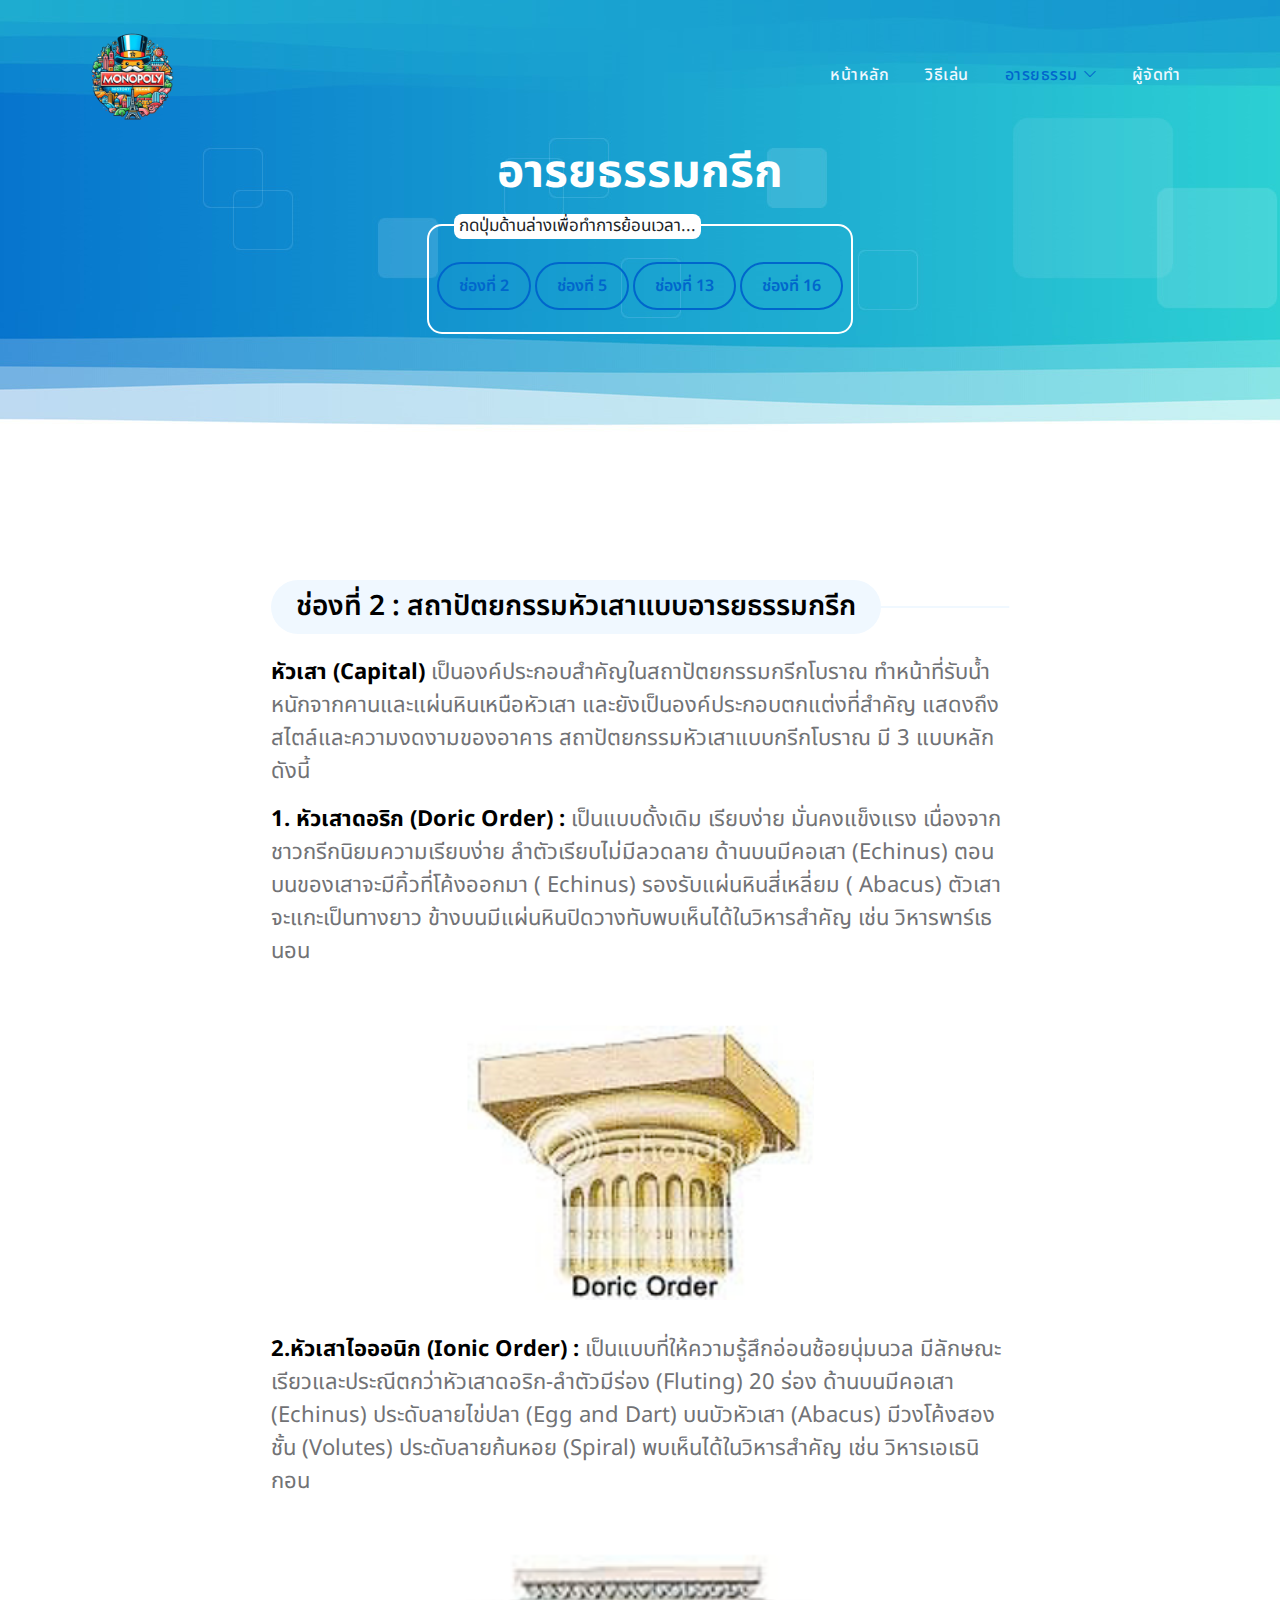
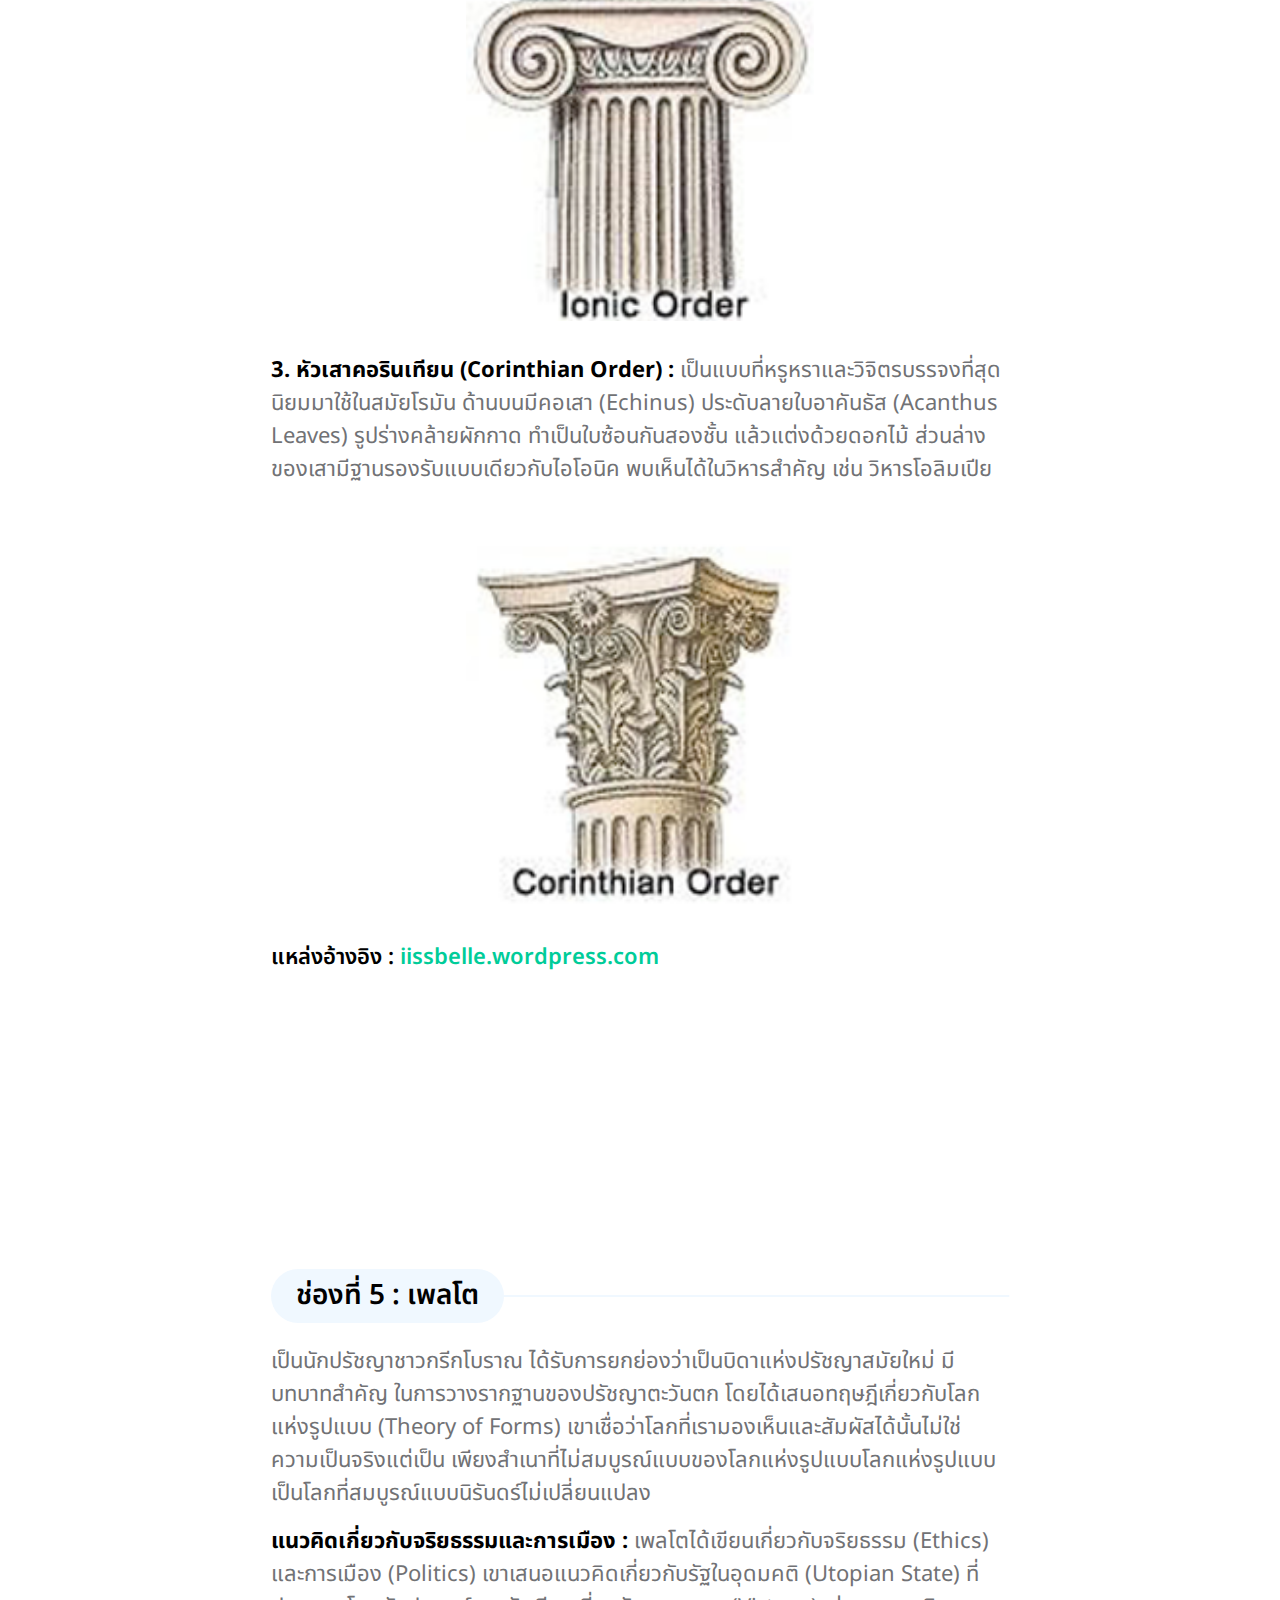
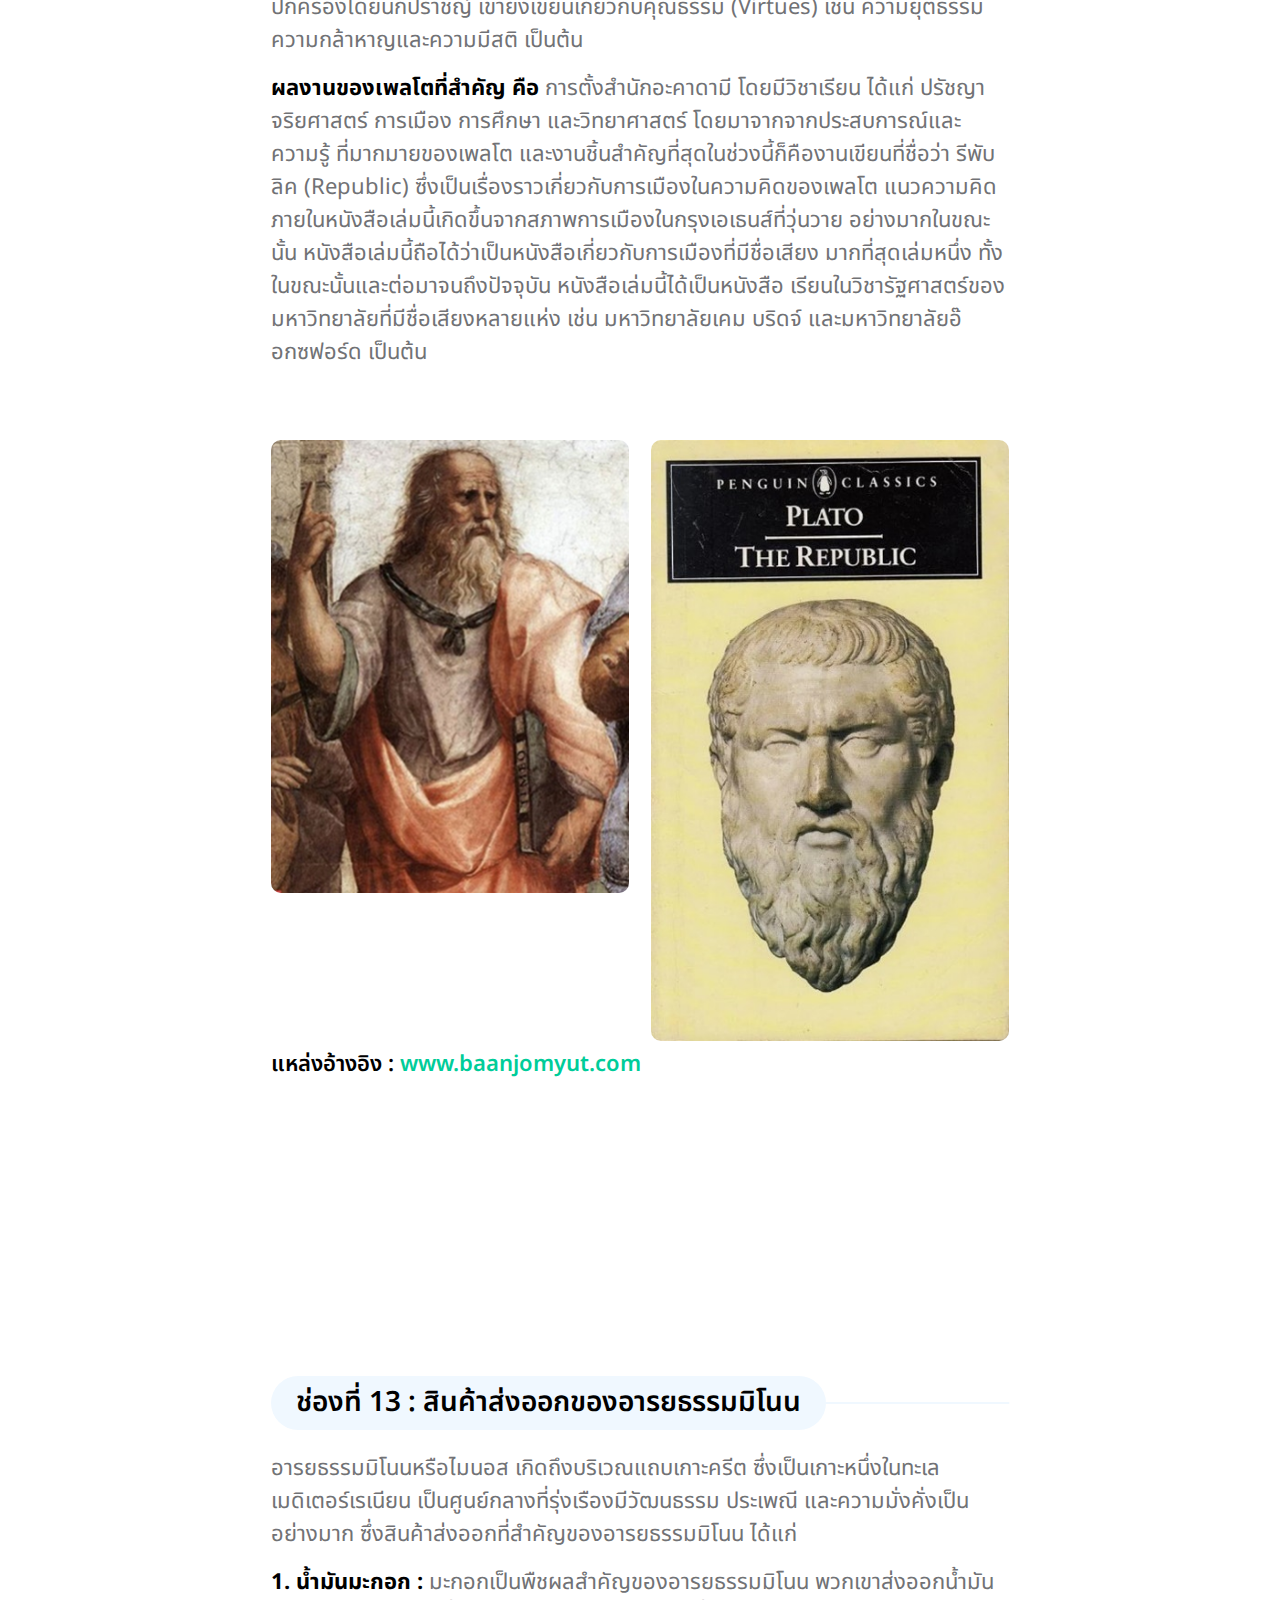
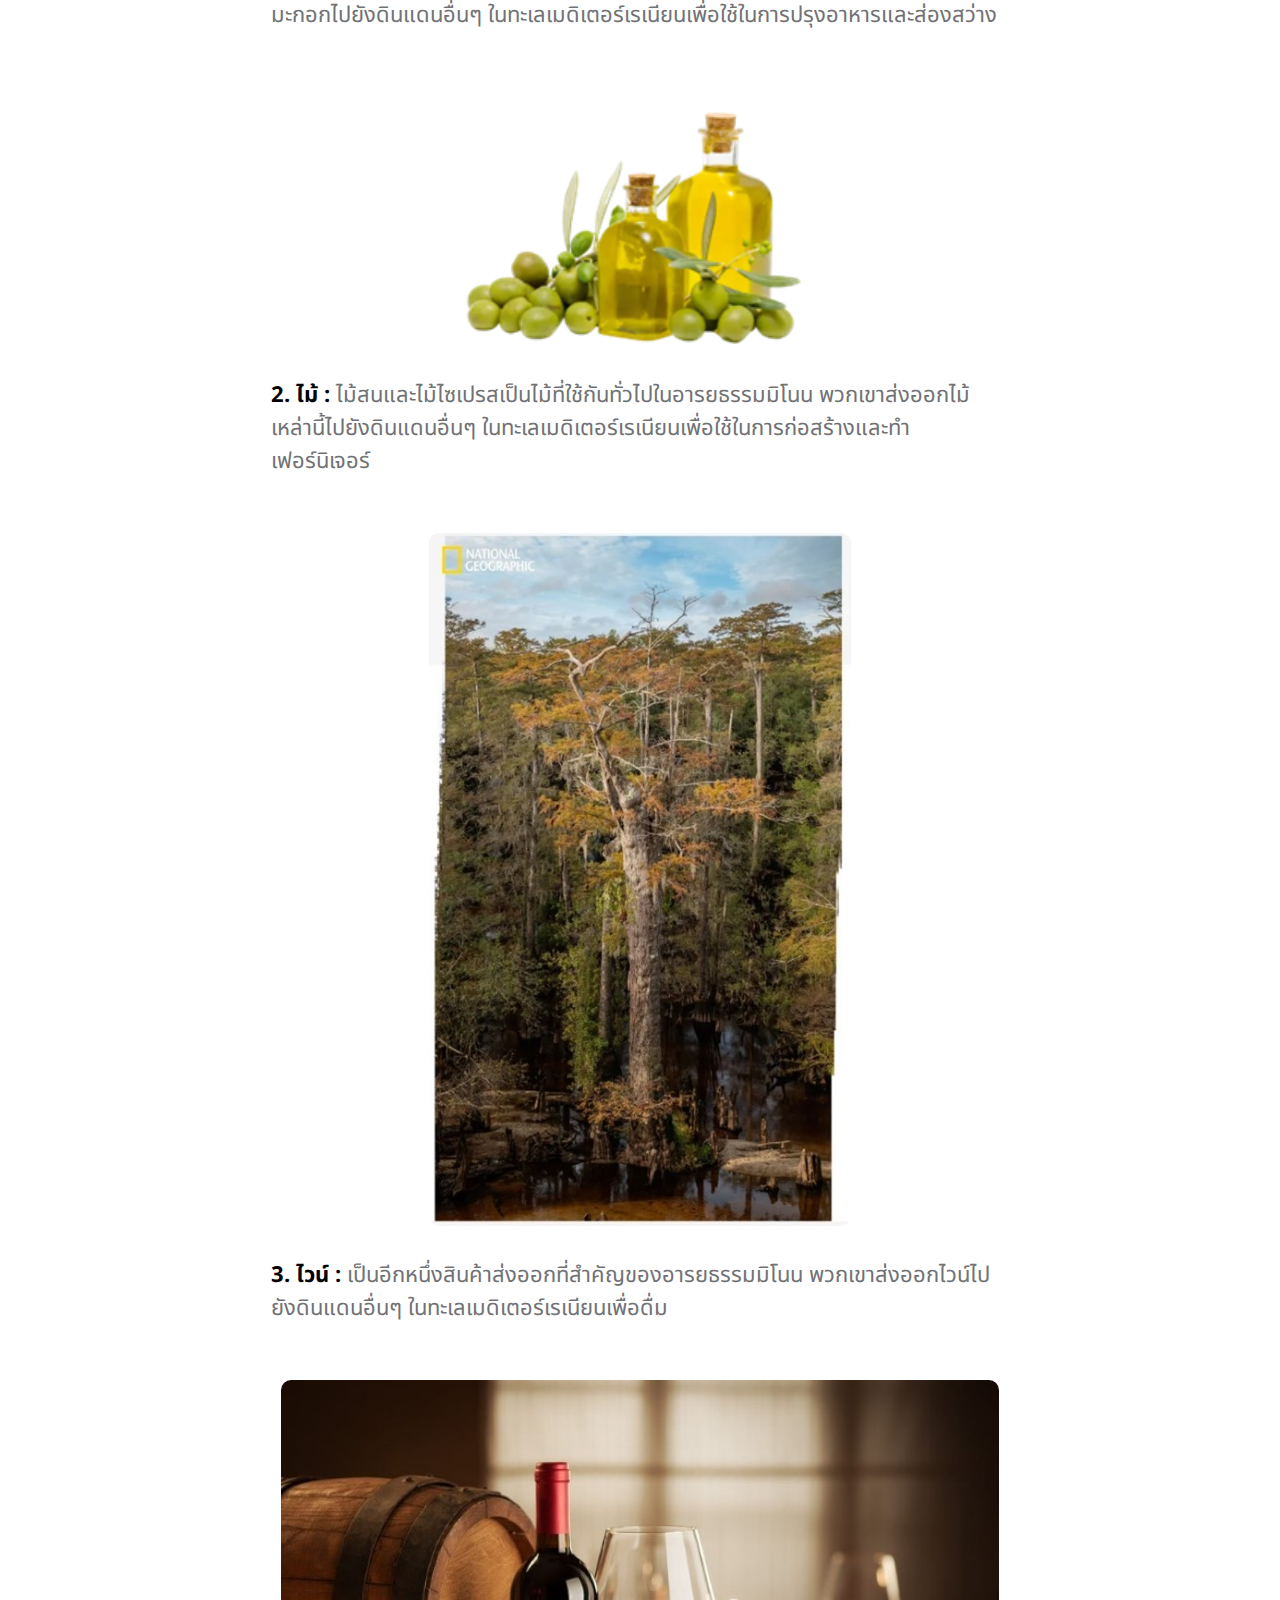
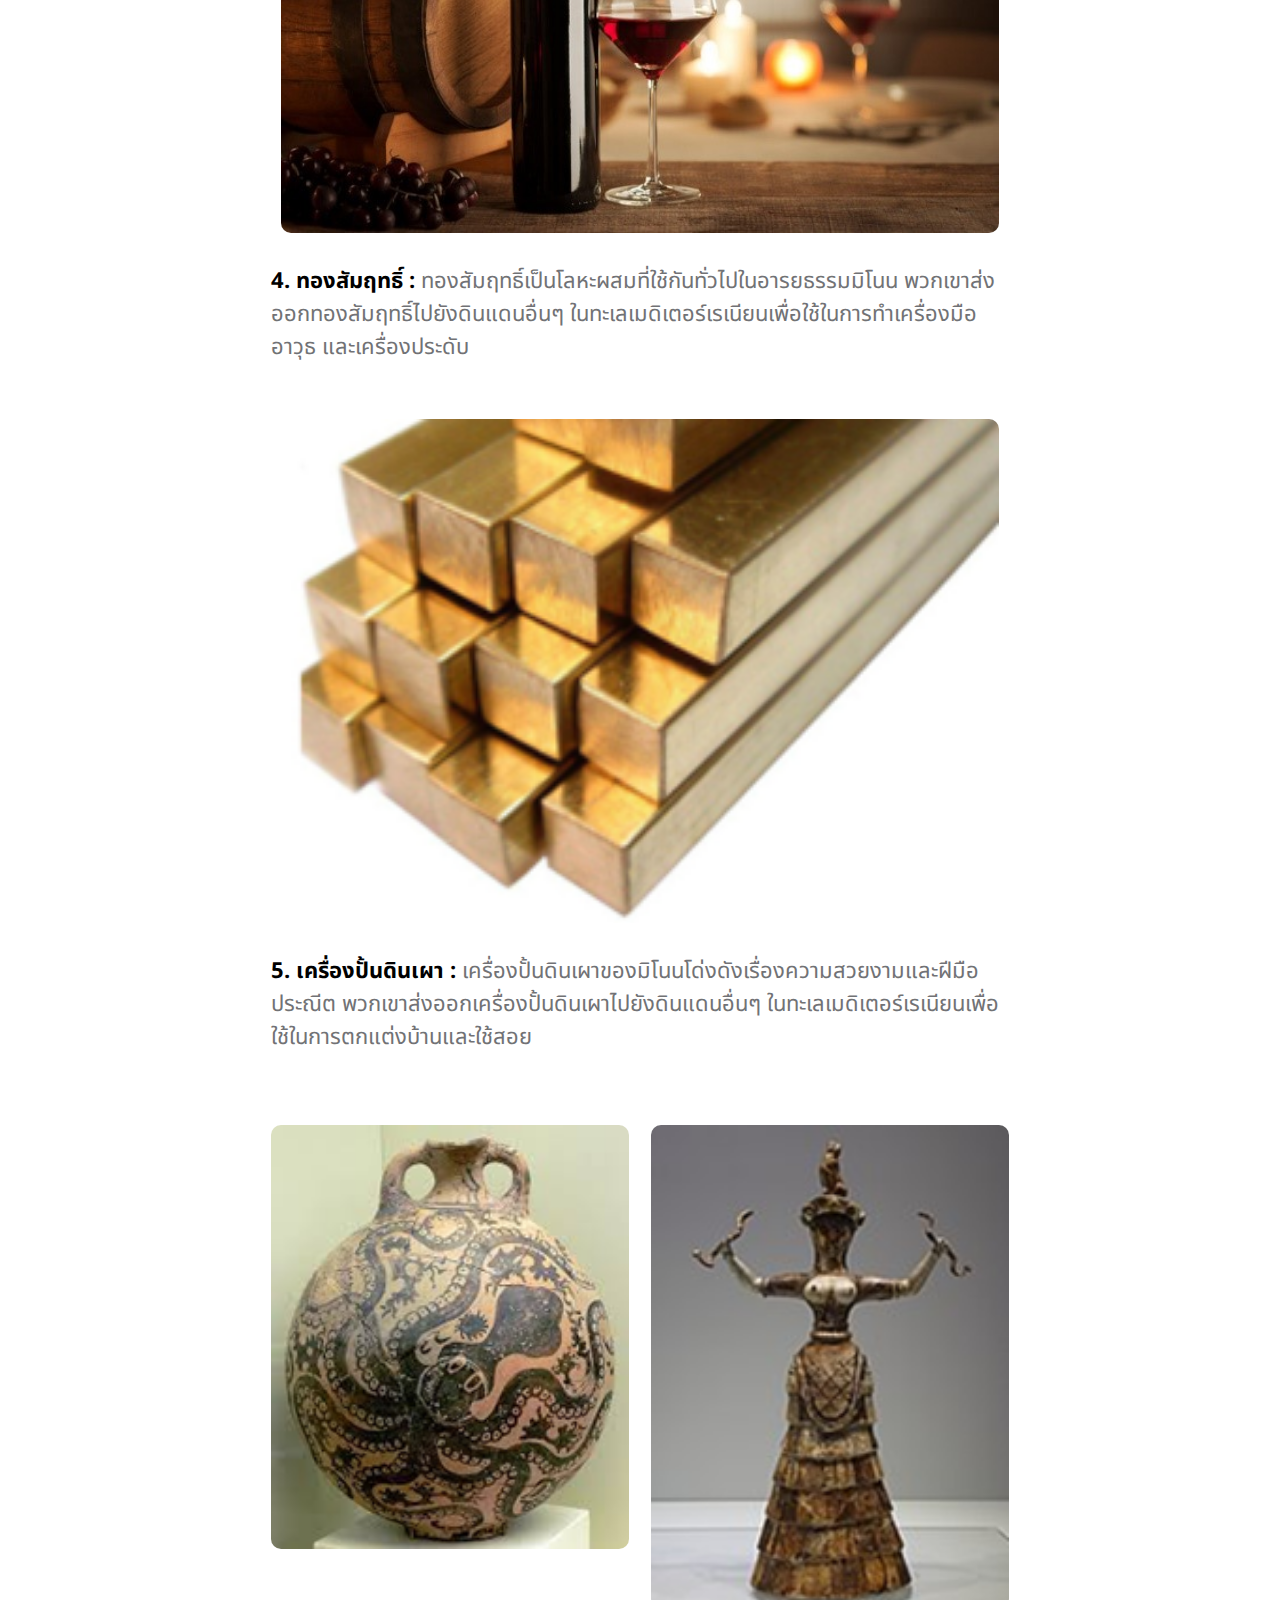
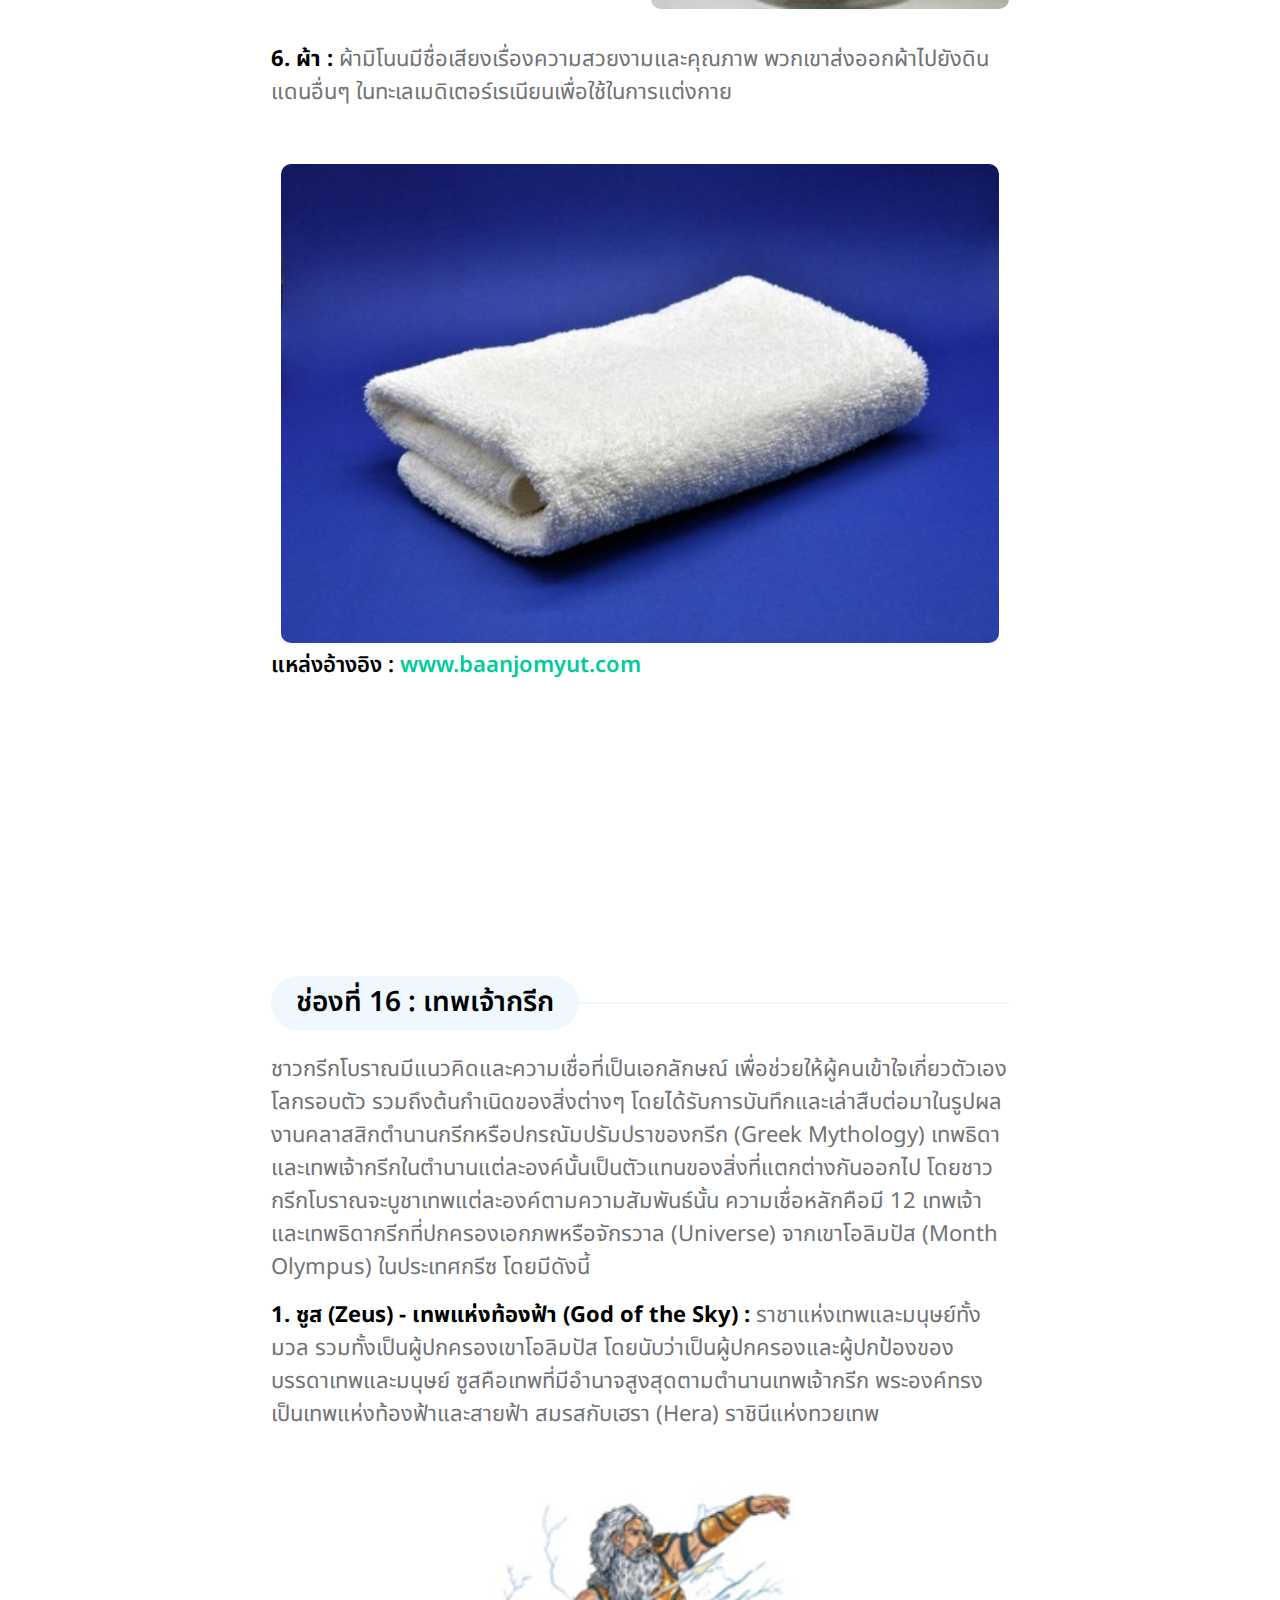
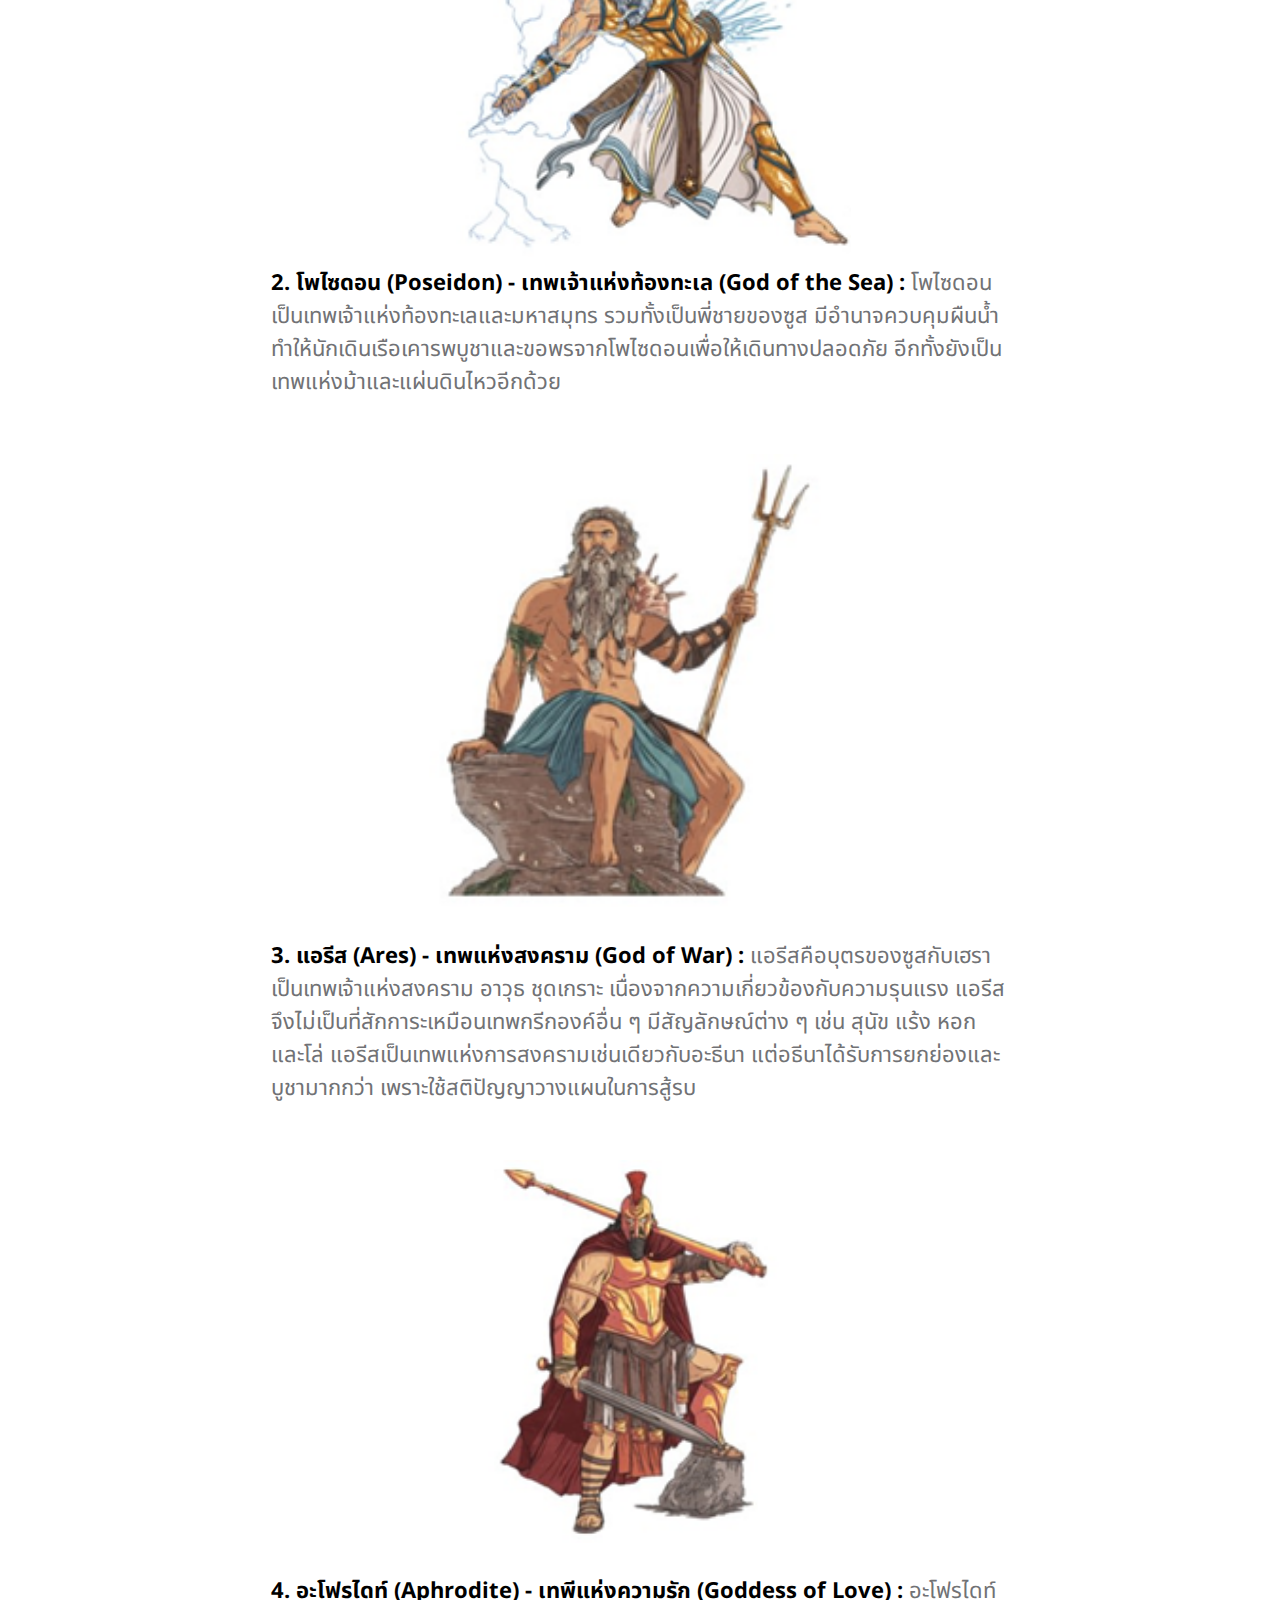
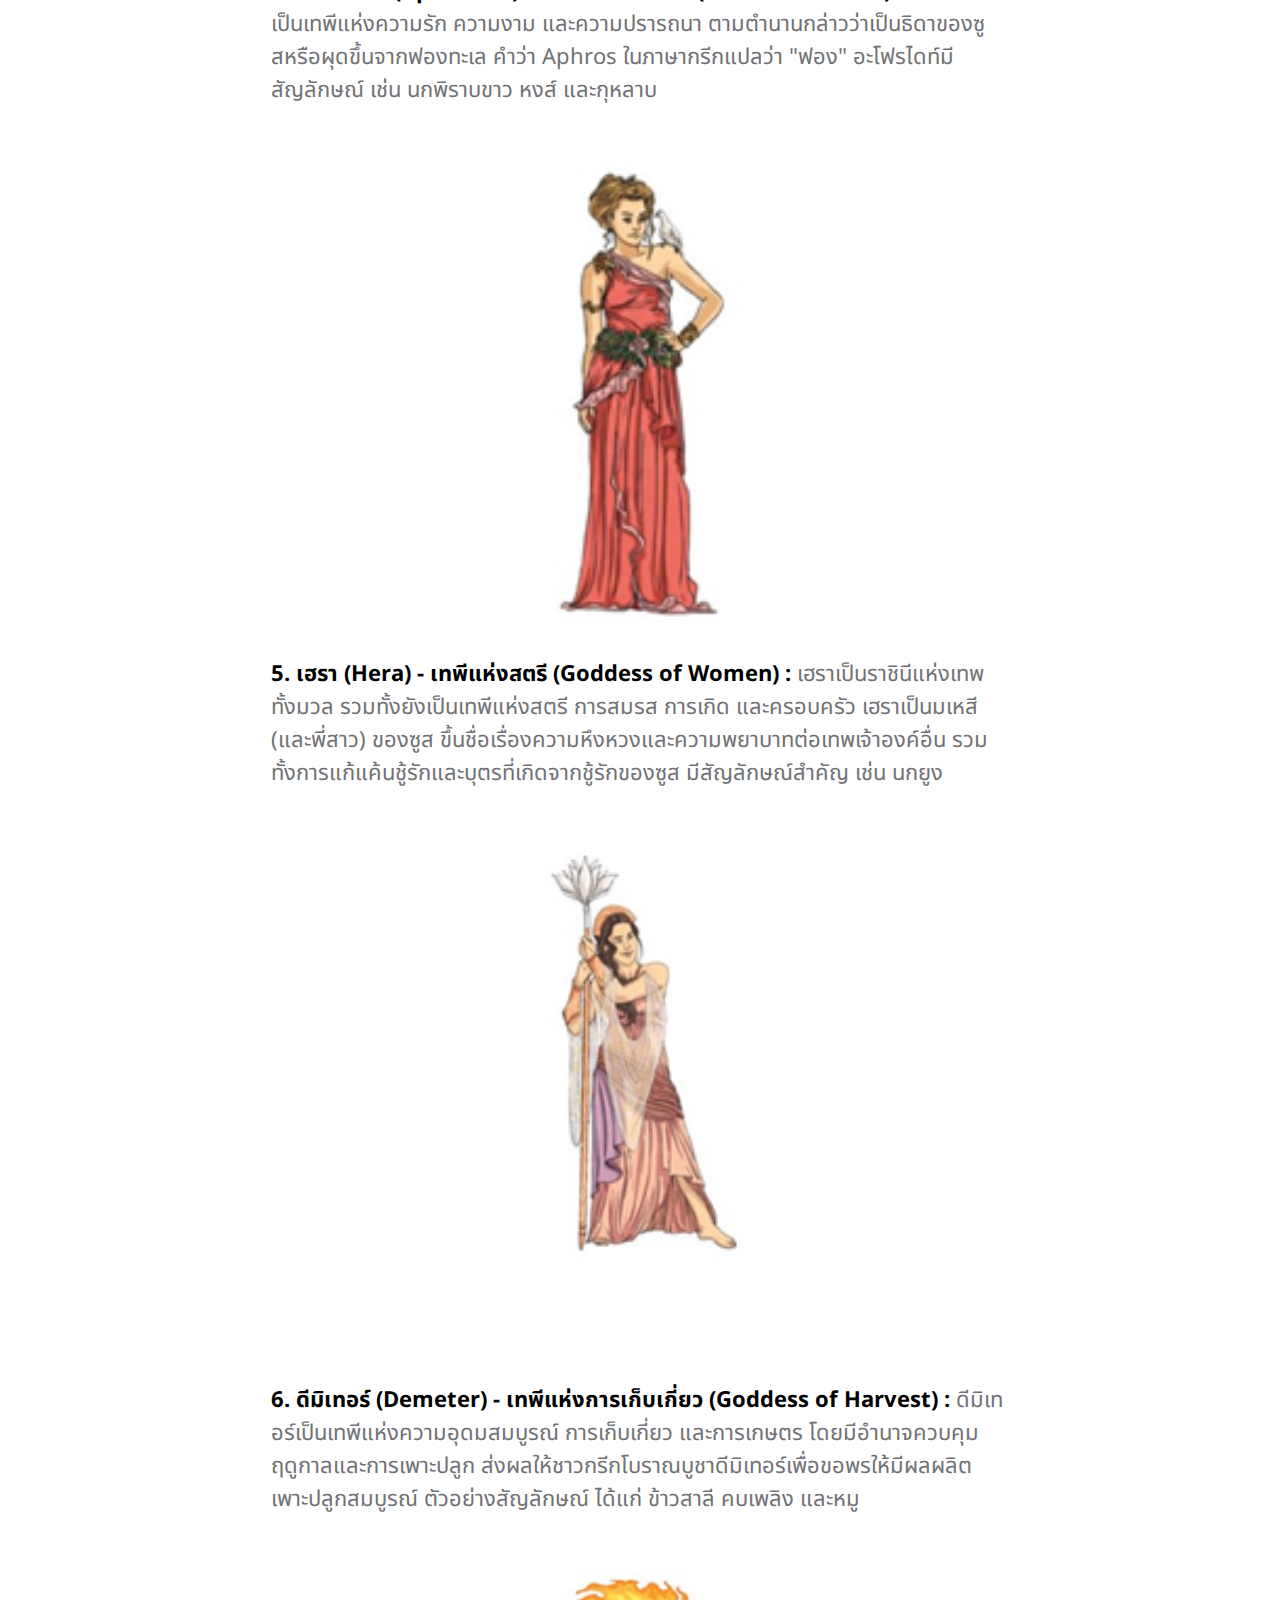
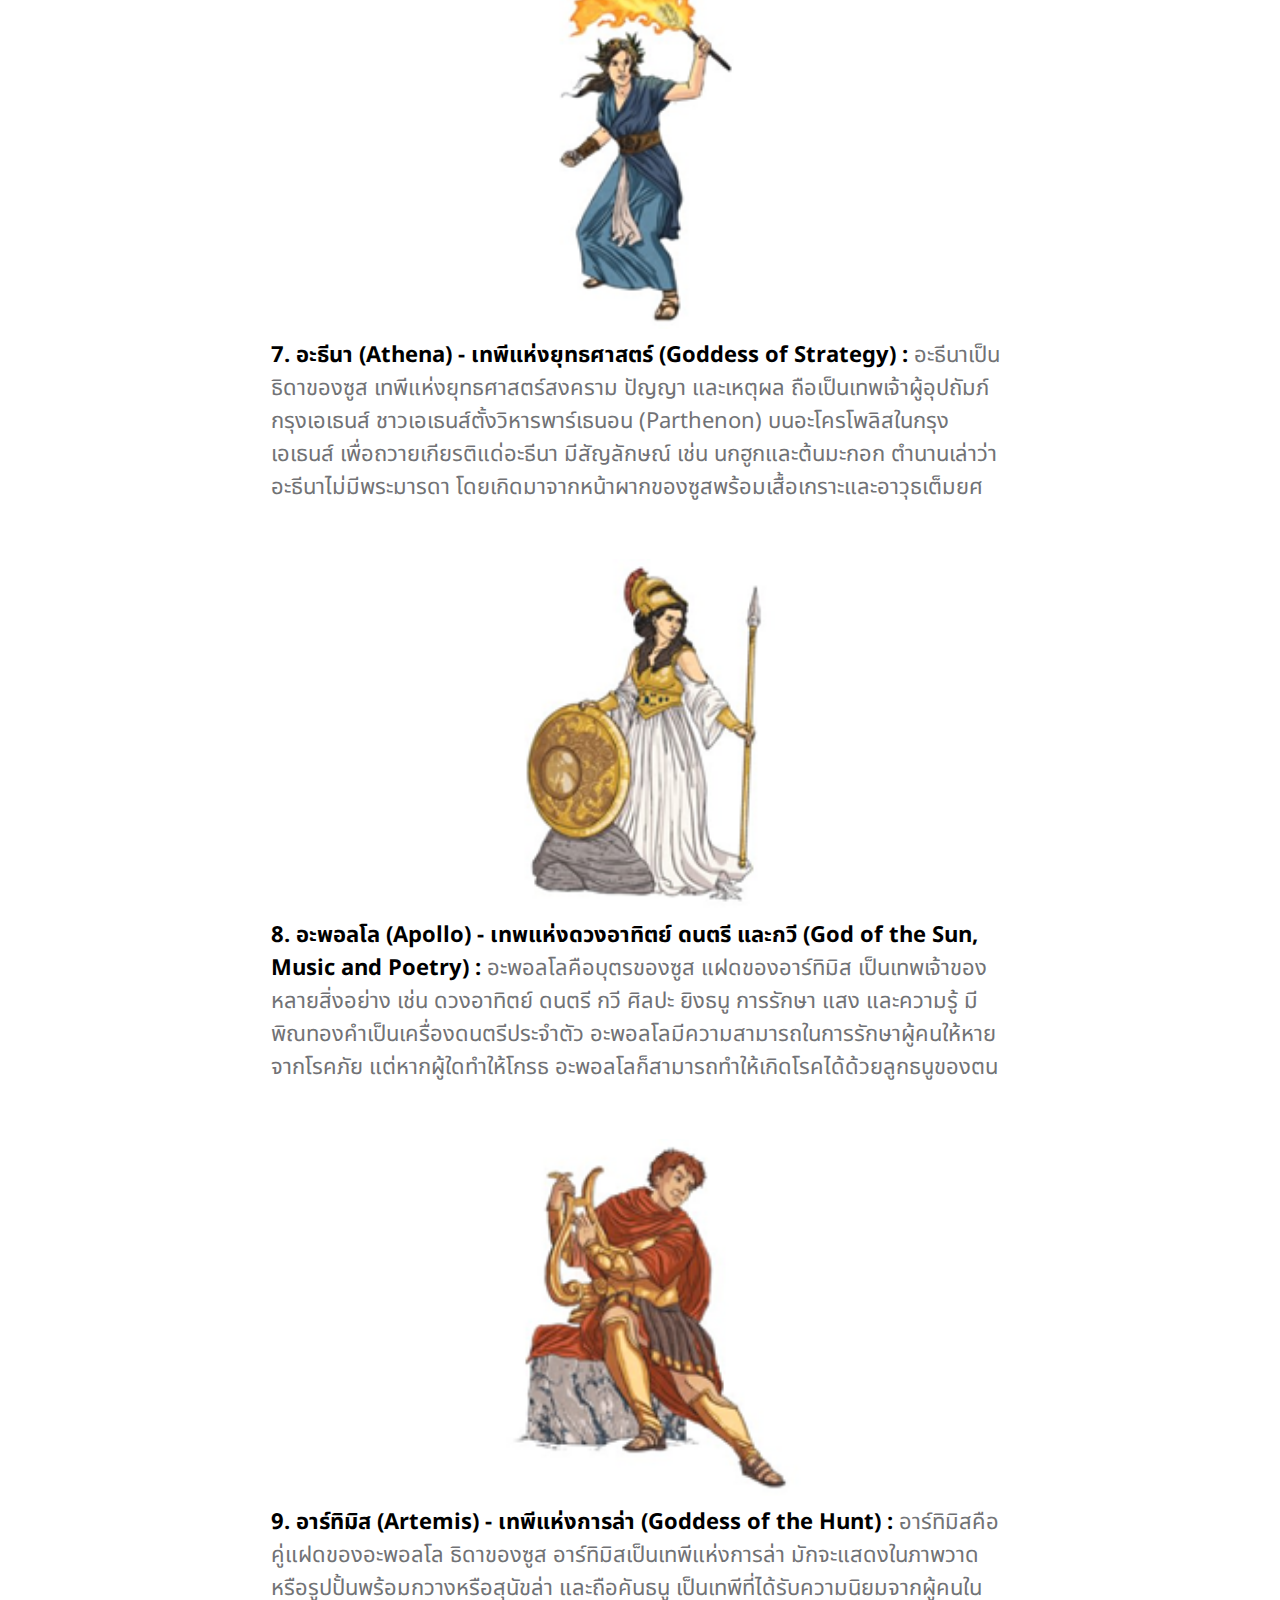
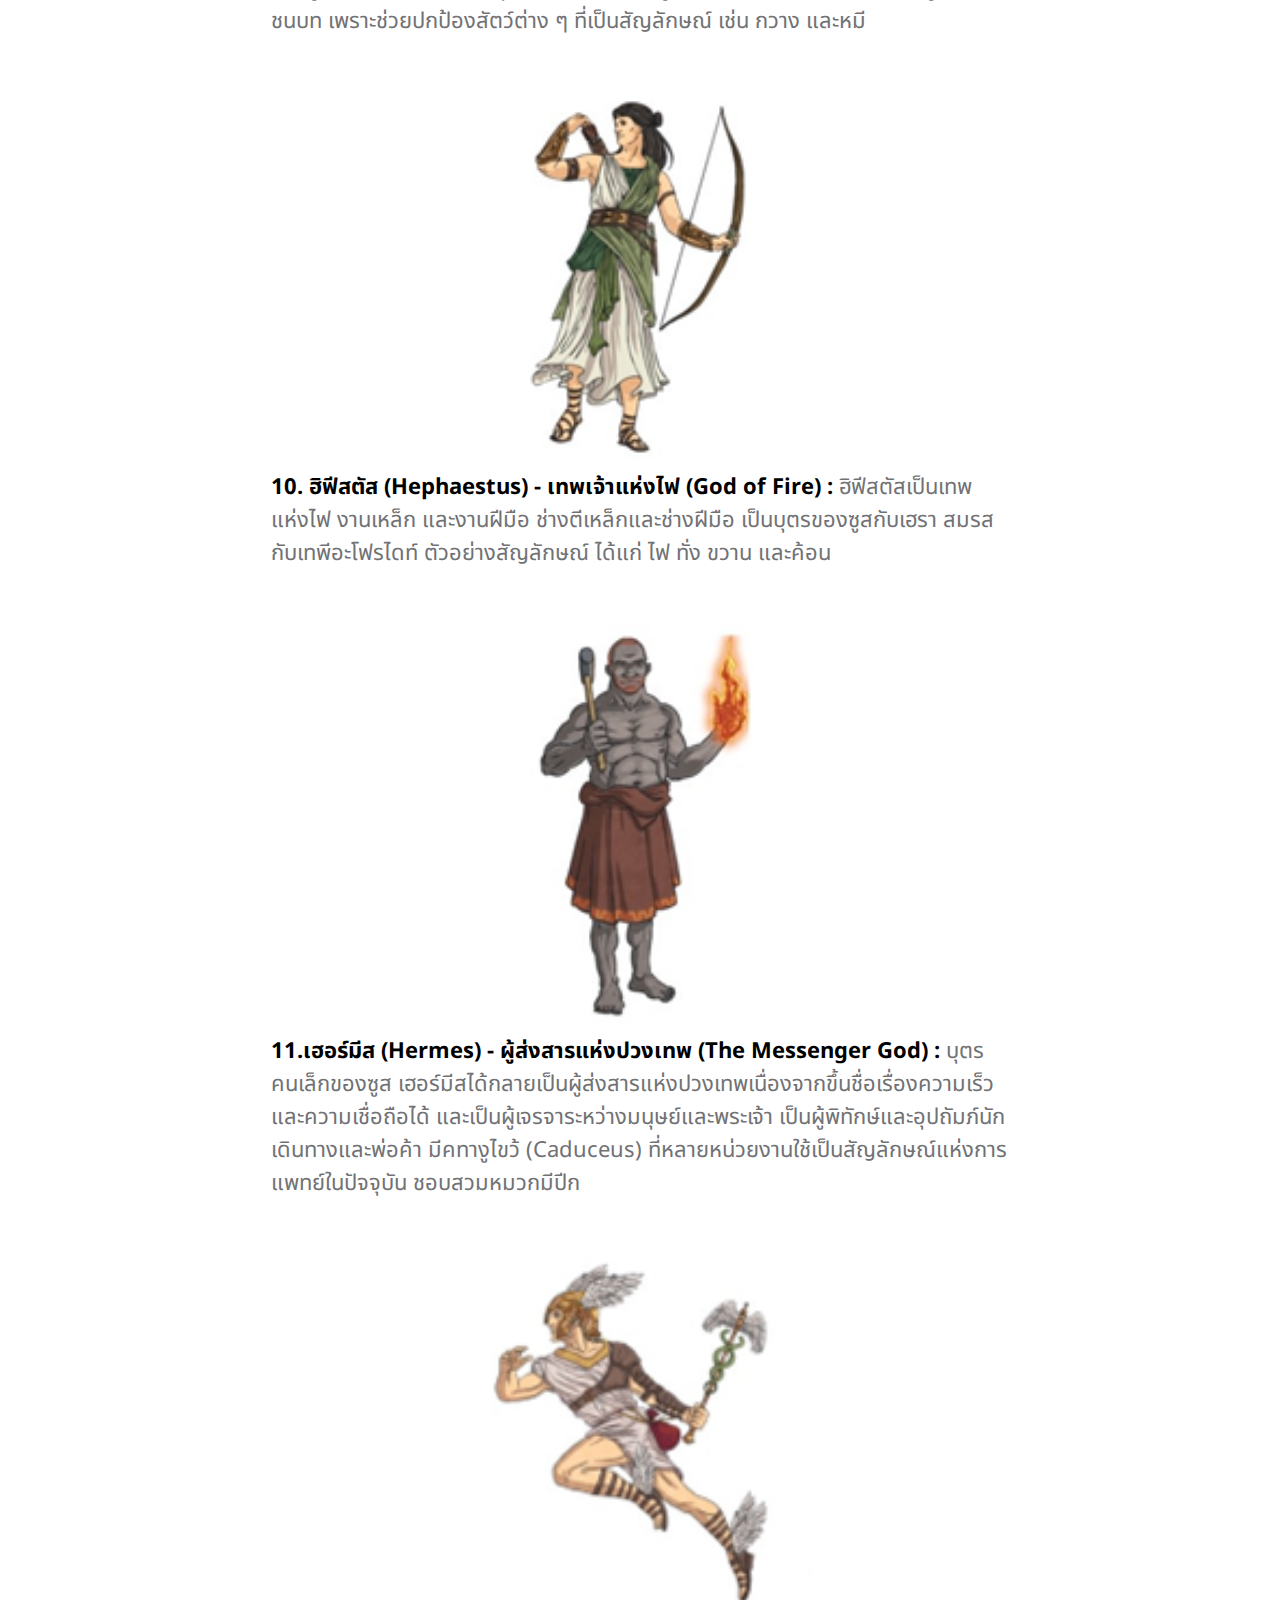
<file: page/civilization/greek.html>
<!DOCTYPE html>
<html lang="en">
  <head>
    <meta charset="utf-8" />
    <meta name="viewport" content="width=device-width, initial-scale=1" />

    <meta name="description" content="" />
    <meta name="author" content="" />

    <title>Greek</title>
    <link rel="icon" type="image/x-icon" href="/images/mono-logo.png" />
    <link rel="stylesheet" href="https://www.w3schools.com/w3css/4/w3.css" />

    <!-- CSS FILES -->
    <link rel="preconnect" href="https://fonts.googleapis.com" />

    <link rel="preconnect" href="https://fonts.gstatic.com" crossorigin />

    <link
      href="https://fonts.googleapis.com/css2?family=Noto+Sans+Thai:wght@100..900&display=swap"
      rel="stylesheet"
    />

    <link rel="stylesheet" href="/css/bootstrap.min.css" />

    <link rel="stylesheet" href="/css/bootstrap-icons.css" />

    <link rel="stylesheet" href="/css/owl.carousel.min.css" />

    <link rel="stylesheet" href="/css/owl.theme.default.min.css" />

    <link href="/css/templatemo-pod-talk.css" rel="stylesheet" />
    <!--

TemplateMo 584 Pod Talk

https://templatemo.com/tm-584-pod-talk

-->
  </head>

  <body>
    <main>
      <nav class="navbar navbar-expand-lg">
        <div class="container">
          <a class="navbar-brand me-lg-5 me-0" href="/index.html">
            <img
              src="/images/mono-logo.png"
              class="logo-image img-fluid"
              alt="templatemo pod talk"
            />
          </a>

          <button
            class="navbar-toggler"
            type="button"
            data-bs-toggle="collapse"
            data-bs-target="#navbarNav"
            aria-controls="navbarNav"
            aria-expanded="false"
            aria-label="Toggle navigation"
          >
            <span class="navbar-toggler-icon"></span>
          </button>

          <div class="collapse navbar-collapse" id="navbarNav">
            <ul class="navbar-nav ms-lg-auto">
              <li class="nav-item">
                <a class="nav-link" style="font-size: 16px" href="/index.html"
                  >หน้าหลัก</a
                >
              </li>

              <li class="nav-item">
                <a
                  class="nav-link"
                  style="font-size: 16px"
                  href="/page/how-to-play.html"
                  >วิธีเล่น</a
                >
              </li>

              <li class="nav-item dropdown">
                <a
                  class="nav-link active dropdown-toggle"
                  style="font-size: 16px"
                  href="#"
                  id="navbarLightDropdownMenuLink"
                  role="button"
                  data-bs-toggle="dropdown"
                  aria-expanded="false"
                  >อารยธรรม</a
                >

                <ul
                  class="dropdown-menu dropdown-menu-light"
                  aria-labelledby="navbarLightDropdownMenuLink"
                >
                  <li>
                    <a
                      class="dropdown-item"
                      href="/page/civilization/mesopotamian.html"
                      >อารยธรรมเมโสโปเตเมีย</a
                    >
                  </li>

                  <li>
                    <a
                      class="dropdown-item active"
                      href="/page/civilization/greek.html"
                      >อารยธรรมกรีก</a
                    >
                  </li>
                  <li>
                    <a
                      class="dropdown-item"
                      href="/page/civilization/roman.html"
                      >อารยธรรมโรมัน</a
                    >
                  </li>

                  <li>
                    <a
                      class="dropdown-item"
                      href="/page/civilization/egyptian.html"
                      >อารยธรรมอียิปต์</a
                    >
                  </li>

                  <li>
                    <a
                      class="dropdown-item"
                      href="/page/civilization/chinese.html"
                      >อารยธรรมจีน</a
                    >
                  </li>

                  <li>
                    <a
                      class="dropdown-item"
                      href="/page/civilization/indian.html"
                      >อารยธรรมอินเดีย</a
                    >
                  </li>
                </ul>
              </li>

              <li class="nav-item">
                <a
                  class="nav-link"
                  style="font-size: 16px"
                  href="/page/contact.html"
                  >ผู้จัดทำ</a
                >
              </li>
            </ul>
          </div>
        </div>
      </nav>

      <header
        class="site-header d-flex flex-column justify-content-center align-items-center"
      >
        <div class="container">
          <div class="row">
            <div class="col-lg-12 col-12 text-center">
              <h2 class="mb-0">อารยธรรมกรีก</h2>
            </div>
          </div>
        </div>
        <br />
        <aside id="info-block">
          <section class="file-marker">
            <div>
              <div class="box-title">กดปุ่มด้านล่างเพื่อทำการย้อนเวลา...</div>
              <div class="box-contents">
                <div id="ms-4 audit-trail">
                  <br />
                  <a
                    href="#section_1"
                    style="font-size: 16px"
                    class="btn custom-btn custom-border-btn smoothscroll"
                    >ช่องที่ 2</a
                  >
                  <a
                    href="#section_2"
                    style="font-size: 16px"
                    class="btn custom-btn custom-border-btn smoothscroll"
                    >ช่องที่ 5</a
                  >
                  <a
                    href="#section_3"
                    style="font-size: 16px"
                    class="btn custom-btn custom-border-btn smoothscroll"
                    >ช่องที่ 13</a
                  >
                  <a
                    href="#section_4"
                    style="font-size: 16px"
                    class="btn custom-btn custom-border-btn smoothscroll"
                    >ช่องที่ 16</a
                  >
                  <br />
                  <br />
                </div>
              </div>
            </div>
          </section>
        </aside>
      </header>

      <div class="w3-container">
        <button onclick="topFunction()" id="myBtn" title="Go to top">
          Top
        </button>
        <section class="about-section section-padding" id="section_1">
          <div class="container">
            <div class="row">
              <div class="col-lg-8 col-12 mx-auto">
                <div class="pb-5 mb-5">
                  <div class="section-title-wrap mb-4">
                    <h4 class="section-title">ช่องที่ 2 : สถาปัตยกรรมหัวเสาแบบอารยธรรมกรีก</h4>
                  </div>
  
                  <p class="p-temp">
                    <b style="color: black">หัวเสา (Capital)</b> เป็นองค์ประกอบสำคัญในสถาปัตยกรรมกรีกโบราณ 
                    ทำหน้าที่รับน้ำหนักจากคานและแผ่นหินเหนือหัวเสา และยังเป็นองค์ประกอบตกแต่งที่สำคัญ 
                    แสดงถึงสไตล์และความงดงามของอาคาร
                    สถาปัตยกรรมหัวเสาแบบกรีกโบราณ มี 3 แบบหลัก ดังนี้

                  </p>
                  <p class="p-temp">
                    <b style="color: black"> 1. หัวเสาดอริก (Doric Order) : </b>
                    เป็นแบบดั้งเดิม เรียบง่าย มั่นคงแข็งแรง เนื่องจากชาวกรีกนิยมความเรียบง่าย 
                    ลำตัวเรียบไม่มีลวดลาย ด้านบนมีคอเสา (Echinus) ตอนบนของเสาจะมีคิ้วที่โค้งออกมา 
                    ( Echinus) รองรับแผ่นหินสี่เหลี่ยม ( Abacus) ตัวเสาจะแกะเป็นทางยาว 
                    ข้างบนมีแผ่นหินปิดวางทับพบเห็นได้ในวิหารสำคัญ เช่น วิหารพาร์เธนอน
                  </p>

                  <img
                  src="/images/meso/doric.png"
                  class="about-image mt-5 img-fluid center"
                  alt=""
                  />
                </br>
                  <p class="p-temp">
                    <b style="color: black"> 2.หัวเสาไอออนิก (Ionic Order) : </b>
                    เป็นแบบที่ให้ความรู้สึกอ่อนช้อยนุ่มนวล มีลักษณะเรียวและประณีตกว่าหัวเสาดอริก-ลำตัวมีร่อง 
                    (Fluting) 20 ร่อง ด้านบนมีคอเสา (Echinus) ประดับลายไข่ปลา (Egg and Dart) 
                    บนบัวหัวเสา (Abacus) มีวงโค้งสองชั้น (Volutes) ประดับลายก้นหอย (Spiral) 
                    พบเห็นได้ในวิหารสำคัญ เช่น วิหารเอเธนิกอน
                  </p>
                  <img
                  src="/images/meso/ionic.png"
                  class="about-image mt-5 img-fluid center"
                  alt=""
                  />
                </br>
                  <p class="p-temp">
                    <b style="color: black"> 3. หัวเสาคอรินเทียน (Corinthian Order) : </b>
                    เป็นแบบที่หรูหราและวิจิตรบรรจงที่สุด นิยมมาใช้ในสมัยโรมัน ด้านบนมีคอเสา 
                    (Echinus) ประดับลายใบอาคันธัส (Acanthus Leaves) รูปร่างคล้ายผักกาด 
                    ทำเป็นใบซ้อนกันสองชั้น แล้วแต่งด้วยดอกไม้ ส่วนล่างของเสามีฐานรองรับแบบเดียวกับไอโอนิค 
                    พบเห็นได้ในวิหารสำคัญ เช่น วิหารโอลิมเปีย
                  </p>
                  <img
                  src="/images/meso/Corinthia.png"
                  class="about-image mt-5 img-fluid center"
                  alt=""
                  />
                  <br>
                  <h6>
                    แหล่งอ้างอิง :
                    <a
                      href="https://iissbelle.wordpress.com/category/%E0%B9%80%E0%B8%AA%E0%B8%B2%E0%B9%81%E0%B8%9A%E0%B8%9A%E0%B8%84%E0%B8%A5%E0%B8%B2%E0%B8%AA%E0%B8%AA%E0%B8%B4%E0%B8%81-classical-order/"
                    >
                    iissbelle.wordpress.com
                    </a>
                  </h6>
                </div>
              </div>
            </div>
          </div>
        </section>

        <section class="about-section section-padding" id="section_2">
          <div class="container">
            <div class="row">
              <div class="col-lg-8 col-12 mx-auto">
                <div class="pb-5 mb-5">
                  <div class="section-title-wrap mb-4">
                    <h4 class="section-title">ช่องที่ 5 : เพลโต</h4>
                  </div>
  
                  <p class="p-temp">
                    เป็นนักปรัชญาชาวกรีกโบราณ ได้รับการยกย่องว่าเป็นบิดาแห่งปรัชญาสมัยใหม่ 
                    มีบทบาทสำคัญ ในการวางรากฐานของปรัชญาตะวันตก โดยได้เสนอทฤษฎีเกี่ยวกับโลกแห่งรูปแบบ 
                    (Theory of Forms) เขาเชื่อว่าโลกที่เรามองเห็นและสัมผัสได้นั้นไม่ใช่ความเป็นจริงแต่เป็น
                    เพียงสำเนาที่ไม่สมบูรณ์แบบของโลกแห่งรูปแบบโลกแห่งรูปแบบเป็นโลกที่สมบูรณ์แบบนิรันดร์ไม่เปลี่ยนแปลง  
                  </p>
                  <p class="p-temp">
                    <b style="color: black">
                      แนวคิดเกี่ยวกับจริยธรรมและการเมือง : 
                    </b>
                    เพลโตได้เขียนเกี่ยวกับจริยธรรม (Ethics) และการเมือง (Politics) 
                    เขาเสนอแนวคิดเกี่ยวกับรัฐในอุดมคติ (Utopian State) ที่ปกครองโดยนักปราชญ์
                    เขายังเขียนเกี่ยวกับคุณธรรม (Virtues) เช่น ความยุติธรรม 
                    ความกล้าหาญและความมีสติ เป็นต้น
                  </p>
                  <p class="p-temp">
                    <b style="color: black">
                      ผลงานของเพลโตที่สำคัญ คือ
                    </b>
                    การตั้งสำนักอะคาดามี โดยมีวิชาเรียน ได้แก่ ปรัชญา จริยศาสตร์ การเมือง 
                    การศึกษา และวิทยาศาสตร์ โดยมาจากจากประสบการณ์และความรู้
                    ที่มากมายของเพลโต และงานชิ้นสำคัญที่สุดในช่วงนี้ก็คืองานเขียนที่ชื่อว่า
                    รีพับลิค (Republic) ซึ่งเป็นเรื่องราวเกี่ยวกับการเมืองในความคิดของเพลโต
                    แนวความคิดภายในหนังสือเล่มนี้เกิดขึ้นจากสภาพการเมืองในกรุงเอเธนส์ที่วุ่นวาย
                    อย่างมากในขณะนั้น หนังสือเล่มนี้ถือได้ว่าเป็นหนังสือเกี่ยวกับการเมืองที่มีชื่อเสียง
                    มากที่สุดเล่มหนึ่ง ทั้งในขณะนั้นและต่อมาจนถึงปัจจุบัน หนังสือเล่มนี้ได้เป็นหนังสือ
                    เรียนในวิชารัฐศาสตร์ของมหาวิทยาลัยที่มีชื่อเสียงหลายแห่ง เช่น มหาวิทยาลัยเคม
                    บริดจ์ และมหาวิทยาลัยอ๊อกซฟอร์ด เป็นต้น
                  </p>
  
                  <div class="row">
                    <div class="column">
                      <img
                        src="/images/meso/plato1.png"
                        class="about-image mt-5 img-fluid center"
                        style="width: 100%"
                        alt=""
                      />
                    </div>
  
                    <div class="column">
                      <img
                        src="/images/meso/plato2.jpg"
                        class="about-image mt-5 img-fluid center"
                        style="width: 100%"
                        alt=""
                      />
                    </div>
                  </div>
  
                  <h6>
                    แหล่งอ้างอิง :
                    <a
                      href="https://www.baanjomyut.com/library/global_community/05_2_2.html"
                    >
                    www.baanjomyut.com
                    </a>
                  </h6>
                </div>
              </div>
            </div>
          </div>
        </section>

        <section class="about-section section-padding" id="section_3">
          <div class="container">
            <div class="row">
              <div class="col-lg-8 col-12 mx-auto">
                <div class="pb-5 mb-5">
                  <div class="section-title-wrap mb-4">
                    <h4 class="section-title">ช่องที่ 13 : สินค้าส่งออกของอารยธรรมมิโนน</h4>
                  </div>
  
                  <p class="p-temp">
                    อารยธรรมมิโนนหรือไมนอส เกิดถึงบริเวณแถบเกาะครีต 
                    ซึ่งเป็นเกาะหนึ่งในทะเลเมดิเตอร์เรเนียน เป็นศูนย์กลางที่รุ่งเรืองมีวัฒนธรรม 
                    ประเพณี และความมั่งคั่งเป็นอย่างมาก ซึ่งสินค้าส่งออกที่สำคัญของอารยธรรมมิโนน ได้แก่
                  </p>
                  <p class="p-temp">
                    <b style="color: black"> 1. น้ำมันมะกอก : </b>
                    มะกอกเป็นพืชผลสำคัญของอารยธรรมมิโนน พวกเขาส่งออกน้ำมันมะกอกไปยังดินแดนอื่นๆ ในทะเลเมดิเตอร์เรเนียนเพื่อใช้ในการปรุงอาหารและส่องสว่าง
                  </p>
                  <img
                        src="/images/meso/oliveoil.png"
                        class="about-image mt-5 img-fluid center"
                        style="width: 60%"
                        alt=""
                      />
                  <p class="p-temp">
                    <b style="color: black"> 2. ไม้ : </b>
                    ไม้สนและไม้ไซเปรสเป็นไม้ที่ใช้กันทั่วไปในอารยธรรมมิโนน พวกเขาส่งออกไม้เหล่านี้ไปยังดินแดนอื่นๆ ในทะเลเมดิเตอร์เรเนียนเพื่อใช้ในการก่อสร้างและทำเฟอร์นิเจอร์
                  </p>
                  <img
                        src="/images/meso/wood.jpg"
                        class="about-image mt-5 img-fluid center"
                        style="width: 60%"
                        alt=""
                      />
                      <br>
                  <p class="p-temp">
                    <b style="color: black"> 3. ไวน์ : </b>
                    เป็นอีกหนึ่งสินค้าส่งออกที่สำคัญของอารยธรรมมิโนน พวกเขาส่งออกไวน์ไปยังดินแดนอื่นๆ ในทะเลเมดิเตอร์เรเนียนเพื่อดื่ม
                  </p>
                  <img
                        src="/images/meso/wine.jpg"
                        class="about-image mt-5 img-fluid center"
                        style="width: 100%"
                        alt=""
                      />
                      <br>
                  <p class="p-temp">
                    <b style="color: black"> 4. ทองสัมฤทธิ์ : </b>
                    ทองสัมฤทธิ์เป็นโลหะผสมที่ใช้กันทั่วไปในอารยธรรมมิโนน พวกเขาส่งออกทองสัมฤทธิ์ไปยังดินแดนอื่นๆ ในทะเลเมดิเตอร์เรเนียนเพื่อใช้ในการทำเครื่องมือ อาวุธ และเครื่องประดับ
                  </p>
                  <img
                        src="/images/meso/gold.png"
                        class="about-image mt-5 img-fluid center"
                        style="width: 100%"
                        alt=""
                      />
                      <br>
                  <p class="p-temp">
                    <b style="color: black"> 5. เครื่องปั้นดินเผา : </b>
                    เครื่องปั้นดินเผาของมิโนนโด่งดังเรื่องความสวยงามและฝีมือประณีต พวกเขาส่งออกเครื่องปั้นดินเผาไปยังดินแดนอื่นๆ ในทะเลเมดิเตอร์เรเนียนเพื่อใช้ในการตกแต่งบ้านและใช้สอย
                  </p>
                  <div class="row">
                    <div class="column">
                      <img
                        src="/images/meso/cham1.png"
                        class="about-image mt-5 img-fluid center"
                        style="width: 100%"
                        alt=""
                      />
                    </div>
  
                    <div class="column">
                      <img
                        src="/images/meso/cham2.png"
                        class="about-image mt-5 img-fluid center"
                        style="width: 100%"
                        alt=""
                      />
                    </div>
                  </div>
                  <br>
                  <p class="p-temp">
                    <b style="color: black"> 6. ผ้า : </b>
                    ผ้ามิโนนมีชื่อเสียงเรื่องความสวยงามและคุณภาพ พวกเขาส่งออกผ้าไปยังดินแดนอื่นๆ ในทะเลเมดิเตอร์เรเนียนเพื่อใช้ในการแต่งกาย
                  </p>
                  <img
                        src="/images/meso/towel.jpg"
                        class="about-image mt-5 img-fluid center"
                        style="width: 100%"
                        alt=""
                      />

                  <h6>
                    แหล่งอ้างอิง :
                    <a
                      href="https://www.baanjomyut.com/library/global_community/05_2_2.html"
                    >
                    www.baanjomyut.com
                    </a>
                  </h6>
                </div>
              </div>
            </div>
          </div>
        </section>
        <section class="about-section section-padding" id="section_4">
          <div class="container">
            <div class="row">
              <div class="col-lg-8 col-12 mx-auto">
                <div class="pb-5 mb-5">
                  <div class="section-title-wrap mb-4">
                    <h4 class="section-title">ช่องที่ 16 : เทพเจ้ากรีก</h4>
                  </div>
  
                  <p class="p-temp">
                    ชาวกรีกโบราณมีแนวคิดและความเชื่อที่เป็นเอกลักษณ์ เพื่อช่วยให้ผู้คนเข้าใจเกี่ยวตัวเอง โลกรอบตัว รวมถึงต้นกำเนิดของสิ่งต่างๆ โดยได้รับการบันทึกและเล่าสืบต่อมาในรูปผลงานคลาสสิกตำนานกรีกหรือปกรณัมปรัมปราของกรีก (Greek Mythology) เทพธิดาและเทพเจ้ากรีกในตำนานแต่ละองค์นั้นเป็นตัวแทนของสิ่งที่แตกต่างกันออกไป โดยชาวกรีกโบราณจะบูชาเทพแต่ละองค์ตามความสัมพันธ์นั้น ความเชื่อหลักคือมี 12 เทพเจ้าและเทพธิดากรีกที่ปกครองเอกภพหรือจักรวาล (Universe) จากเขาโอลิมปัส (Month Olympus) ในประเทศกรีซ โดยมีดังนี้
                  </p>
                  <p class="p-temp">
                    <b style="color: black"> 1. ซูส (Zeus) - เทพแห่งท้องฟ้า (God of the Sky) : </b>
                    ราชาแห่งเทพและมนุษย์ทั้งมวล รวมทั้งเป็นผู้ปกครองเขาโอลิมปัส โดยนับว่าเป็นผู้ปกครองและผู้ปกป้องของบรรดาเทพและมนุษย์ ซูสคือเทพที่มีอำนาจสูงสุดตามตำนานเทพเจ้ากรีก พระองค์ทรงเป็นเทพแห่งท้องฟ้าและสายฟ้า สมรสกับเฮรา (Hera) ราชินีแห่งทวยเทพ
                  </p>
                  <img
                        src="/images/meso/zeus.png"
                        class="about-image mt-5 img-fluid center"
                        style="width: 60%"
                        alt=""
                      />
                  <p class="p-temp">
                    <b style="color: black"> 2. โพไซดอน (Poseidon) - เทพเจ้าแห่งท้องทะเล (God of the Sea) : </b>
                    โพไซดอนเป็นเทพเจ้าแห่งท้องทะเลและมหาสมุทร รวมทั้งเป็นพี่ชายของซูส มีอำนาจควบคุมผืนน้ำ ทำให้นักเดินเรือเคารพบูชาและขอพรจากโพไซดอนเพื่อให้เดินทางปลอดภัย อีกทั้งยังเป็นเทพแห่งม้าและแผ่นดินไหวอีกด้วย
                  </p>
                  <img
                        src="/images/meso/poseidon.png"
                        class="about-image mt-5 img-fluid center"
                        style="width: 60%"
                        alt=""
                      />
                      <br>
                  <p class="p-temp">
                    <b style="color: black"> 3. แอรีส (Ares) - เทพแห่งสงคราม (God of War) : </b>
                    แอรีสคือบุตรของซูสกับเฮรา เป็นเทพเจ้าแห่งสงคราม อาวุธ ชุดเกราะ เนื่องจากความเกี่ยวข้องกับความรุนแรง แอรีสจึงไม่เป็นที่สักการะเหมือนเทพกรีกองค์อื่น ๆ มีสัญลักษณ์ต่าง ๆ เช่น สุนัข แร้ง หอก และโล่ แอรีสเป็นเทพแห่งการสงครามเช่นเดียวกับอะธีนา แต่อธีนาได้รับการยกย่องและบูชามากกว่า เพราะใช้สติปัญญาวางแผนในการสู้รบ
                  </p>
                  <img
                        src="/images/meso/Ares.png"
                        class="about-image mt-5 img-fluid center"
                        style="width: 50%"
                        alt=""
                      />
                      <br>
                  <p class="p-temp">
                    <b style="color: black"> 4. อะโฟรไดท์ (Aphrodite) - เทพีแห่งความรัก (Goddess of Love) : </b>
                    อะโฟรไดท์เป็นเทพีแห่งความรัก ความงาม และความปรารถนา ตามตำนานกล่าวว่าเป็นธิดาของซูสหรือผุดขึ้นจากฟองทะเล คำว่า Aphros ในภาษากรีกแปลว่า "ฟอง" อะโฟรไดท์มีสัญลักษณ์ เช่น นกพิราบขาว หงส์ และกุหลาบ</p>
                  <img
                        src="/images/meso/Aphrodite.png"
                        class="about-image mt-5 img-fluid center"
                        style="width: 50%"
                        alt=""
                      />
                      <br>
                  <p class="p-temp">
                    <b style="color: black"> 5. เฮรา (Hera) - เทพีแห่งสตรี (Goddess of Women) : </b>
                    เฮราเป็นราชินีแห่งเทพทั้งมวล รวมทั้งยังเป็นเทพีแห่งสตรี การสมรส การเกิด และครอบครัว เฮราเป็นมเหสี (และพี่สาว) ของซูส ขึ้นชื่อเรื่องความหึงหวงและความพยาบาทต่อเทพเจ้าองค์อื่น รวมทั้งการแก้แค้นชู้รักและบุตรที่เกิดจากชู้รักของซูส มีสัญลักษณ์สำคัญ เช่น นกยูง</p>
                      <img
                        src="/images/meso/Hera.png"
                        class="about-image mt-5 img-fluid center"
                        style="width: 50%"
                        alt=""
                      />
                    </div>
                  <br>
                  <p class="p-temp">
                    <b style="color: black"> 6. ดีมิเทอร์ (Demeter) - เทพีแห่งการเก็บเกี่ยว (Goddess of Harvest) : </b>
                    ดีมิเทอร์เป็นเทพีแห่งความอุดมสมบูรณ์ การเก็บเกี่ยว และการเกษตร โดยมีอำนาจควบคุมฤดูกาลและการเพาะปลูก ส่งผลให้ชาวกรีกโบราณบูชาดีมิเทอร์เพื่อขอพรให้มีผลผลิตเพาะปลูกสมบูรณ์ ตัวอย่างสัญลักษณ์ ได้แก่ ข้าวสาลี คบเพลิง และหมู
                  </p>
                  <img
                    src="/images/meso/Demeter.png"
                    class="about-image mt-5 img-fluid center"
                    style="width: 50%"
                    alt=""
                  />
                  <p class="p-temp">
                    <b style="color: black"> 7. อะธีนา (Athena) - เทพีแห่งยุทธศาสตร์ (Goddess of Strategy) : </b>
                    อะธีนาเป็นธิดาของซูส เทพีแห่งยุทธศาสตร์สงคราม ปัญญา และเหตุผล ถือเป็นเทพเจ้าผู้อุปถัมภ์กรุงเอเธนส์ ชาวเอเธนส์ตั้งวิหารพาร์เธนอน (Parthenon) บนอะโครโพลิสในกรุงเอเธนส์ เพื่อถวายเกียรติแด่อะธีนา มีสัญลักษณ์ เช่น นกฮูกและต้นมะกอก ตำนานเล่าว่าอะธีนาไม่มีพระมารดา โดยเกิดมาจากหน้าผากของซูสพร้อมเสื้อเกราะและอาวุธเต็มยศ
                  </p>
                  <img
                    src="/images/meso/Athena.png"
                    class="about-image mt-5 img-fluid center"
                    style="width: 50%"
                    alt=""
                  />
                  <p class="p-temp">
                    <b style="color: black"> 8. อะพอลโล (Apollo) - เทพแห่งดวงอาทิตย์ ดนตรี และกวี (God of the Sun, Music and Poetry) : </b>
                    อะพอลโลคือบุตรของซูส แฝดของอาร์ทิมิส เป็นเทพเจ้าของหลายสิ่งอย่าง เช่น ดวงอาทิตย์ ดนตรี กวี ศิลปะ ยิงธนู การรักษา แสง และความรู้ มีพิณทองคำเป็นเครื่องดนตรีประจำตัว อะพอลโลมีความสามารถในการรักษาผู้คนให้หายจากโรคภัย แต่หากผู้ใดทำให้โกรธ อะพอลโลก็สามารถทำให้เกิดโรคได้ด้วยลูกธนูของตน
                  </p>
                  <img
                    src="/images/meso/Apollo.png"
                    class="about-image mt-5 img-fluid center"
                    style="width: 50%"
                    alt=""
                  />
                  <p class="p-temp">
                    <b style="color: black"> 9. อาร์ทิมิส (Artemis) - เทพีแห่งการล่า (Goddess of the Hunt) : </b>
                    อาร์ทิมิสคือคู่แฝดของอะพอลโล ธิดาของซูส อาร์ทิมิสเป็นเทพีแห่งการล่า มักจะแสดงในภาพวาดหรือรูปปั้นพร้อมกวางหรือสุนัขล่า และถือคันธนู เป็นเทพีที่ได้รับความนิยมจากผู้คนในชนบท เพราะช่วยปกป้องสัตว์ต่าง ๆ ที่เป็นสัญลักษณ์ เช่น กวาง และหมี
                  </p>
                  <img
                    src="/images/meso/Artemis.png"
                    class="about-image mt-5 img-fluid center"
                    style="width: 50%"
                    alt=""
                  />
                  <p class="p-temp">
                    <b style="color: black"> 10. ฮิฟีสตัส (Hephaestus) - เทพเจ้าแห่งไฟ (God of Fire) : </b>
                    ฮิฟีสตัสเป็นเทพแห่งไฟ งานเหล็ก และงานฝีมือ ช่างตีเหล็กและช่างฝีมือ เป็นบุตรของซูสกับเฮรา สมรสกับเทพีอะโฟรไดท์ ตัวอย่างสัญลักษณ์ ได้แก่ ไฟ ทั่ง ขวาน และค้อน
                  </p>
                  <img
                    src="/images/meso/Hephaestus.png"
                    class="about-image mt-5 img-fluid center"
                    style="width: 50%"
                    alt=""
                  />
                  <p class="p-temp">
                    <b style="color: black"> 11.เฮอร์มีส (Hermes) - ผู้ส่งสารแห่งปวงเทพ (The Messenger God) : </b>
                    บุตรคนเล็กของซูส เฮอร์มีสได้กลายเป็นผู้ส่งสารแห่งปวงเทพเนื่องจากขึ้นชื่อเรื่องความเร็วและความเชื่อถือได้ และเป็นผู้เจรจาระหว่างมนุษย์และพระเจ้า เป็นผู้พิทักษ์และอุปถัมภ์นักเดินทางและพ่อค้า มีคทางูไขว้ (Caduceus) ที่หลายหน่วยงานใช้เป็นสัญลักษณ์แห่งการแพทย์ในปัจจุบัน ชอบสวมหมวกมีปีก                  </p>
                  <img
                    src="/images/meso/Hermes.png"
                    class="about-image mt-5 img-fluid center"
                    style="width: 50%"
                    alt=""
                  />
                  <p class="p-temp">
                    <b style="color: black"> 12.ไดอะไนซัส (Dionysus) - เทพแห่งไวน์ (God of Wine) : </b>
                    ไดอะไนซัสเป็นเทพแห่งไวน์ การเฉลิมฉลอง งานรื่นเริง และการละคร บุตรของซูสกับมนุษย์ เป็นเทพโอลิมปัสที่มีอายุน้อยที่สุด และเป็นเทพโอลิมปัสพระองค์เดียวซึ่งเกิดจากมารดาที่เป็นมนุษย์                  </p>
                  <img
                    src="/images/meso/Dionysus.png"
                    class="about-image mt-5 img-fluid center"
                    style="width: 50%"
                    alt=""
                  />
                  <h6>
                    แหล่งอ้างอิง :
                    <a
                      href="https://www.twinkl.co.th/teaching-wiki/tanan-thephcea-krik-greek-gods-and-goddesses"
                    >
                    www.twinkl.co.th
                    </a>
                  </h6>
                </div>
              </div>
            </div>
          </div>
        </section>
      </div>
    </main>

    <footer class="site-footer">
      <div class="container">
        <div class="row">
          <div class="col-lg-6 col-12 mb-5 mb-lg-0">
            <div class="subscribe-form-wrap">
              <h6>Subscribe. Every weekly.</h6>

              <form
                class="custom-form subscribe-form"
                action="#"
                method="get"
                role="form"
              >
                <input
                  type="email"
                  name="subscribe-email"
                  id="subscribe-email"
                  pattern="[^ @]*@[^ @]*"
                  class="form-control"
                  placeholder="Email Address"
                  required=""
                />

                <div class="col-lg-12 col-12">
                  <button type="submit" class="form-control" id="submit">
                    Subscribe
                  </button>
                </div>
              </form>
            </div>
          </div>

          <div class="col-lg-3 col-md-6 col-12 mb-4 mb-md-0 mb-lg-0">
            <h6 class="site-footer-title mb-3">Contact</h6>

            <p class="mb-2">
              <strong class="d-inline me-2">Phone:</strong> 098-xxx-xxx3
            </p>

            <p>
              <strong class="d-inline me-2">Email:</strong>
              pratya.palee@gmail.com
            </p>
          </div>

          <div class="col-lg-3 col-md-6 col-12">
            <h6 class="site-footer-title mb-3">Mobile (Coming soon)</h6>

            <div class="site-footer-thumb mb-4 pb-2">
              <div class="d-flex flex-wrap">
                <a href="#">
                  <img
                    src="/images/app-store.png"
                    class="me-3 mb-2 mb-lg-0 img-fluid"
                    alt=""
                  />
                </a>

                <a href="#">
                  <img src="/images/play-store.png" class="img-fluid" alt="" />
                </a>
              </div>
            </div>

            <h6 class="site-footer-title mb-3">Social</h6>

            <ul class="social-icon">
              <li class="social-icon-item">
                <a href="#" class="social-icon-link bi-instagram"></a>
              </li>

              <li class="social-icon-item">
                <a href="#" class="social-icon-link bi-twitter"></a>
              </li>

              <li class="social-icon-item">
                <a href="#" class="social-icon-link bi-whatsapp"></a>
              </li>
            </ul>
          </div>
        </div>
      </div>

      <div class="container pt-5">
        <div class="row align-items-center">
          <div class="col-lg-2 col-md-3 col-12">
            <a class="navbar-brand" href="index.html">
              <img
                src="/images/mono-logo.png"
                class="logo-image img-fluid"
                alt="templatemo pod talk"
              />
            </a>
          </div>

          <div class="col-lg-7 col-md-9 col-12">
            <ul class="site-footer-links">
              <li class="site-footer-link-item">
                <a href="#" class="site-footer-link"></a>
              </li>

              <li class="site-footer-link-item">
                <a href="#" class="site-footer-link"></a>
              </li>

              <li class="site-footer-link-item">
                <a href="#" class="site-footer-link"></a>
              </li>

              <li class="site-footer-link-item">
                <a href="#" class="site-footer-link"></a>
              </li>
            </ul>
          </div>

          <div class="col-lg-3 col-12">
            <p class="copyright-text mb-0">
              Copyright © 2024 Z310Nz (Pratya Palee) <br /><br />
              Design:
              <a
                rel="nofollow"
                href="https://templatemo.com/page/1"
                target="_parent"
                >TemplateMo</a
              >
            </p>
          </div>
        </div>
      </div>
    </footer>

    <!-- JAVASCRIPT FILES -->
    <script src="/js/jquery.min.js"></script>
    <script src="/js/bootstrap.bundle.min.js"></script>
    <script src="/js/owl.carousel.min.js"></script>
    <script src="/js/custom.js"></script>
    <script src="/js/btt.js"></script>
  </body>
</html>
</file>
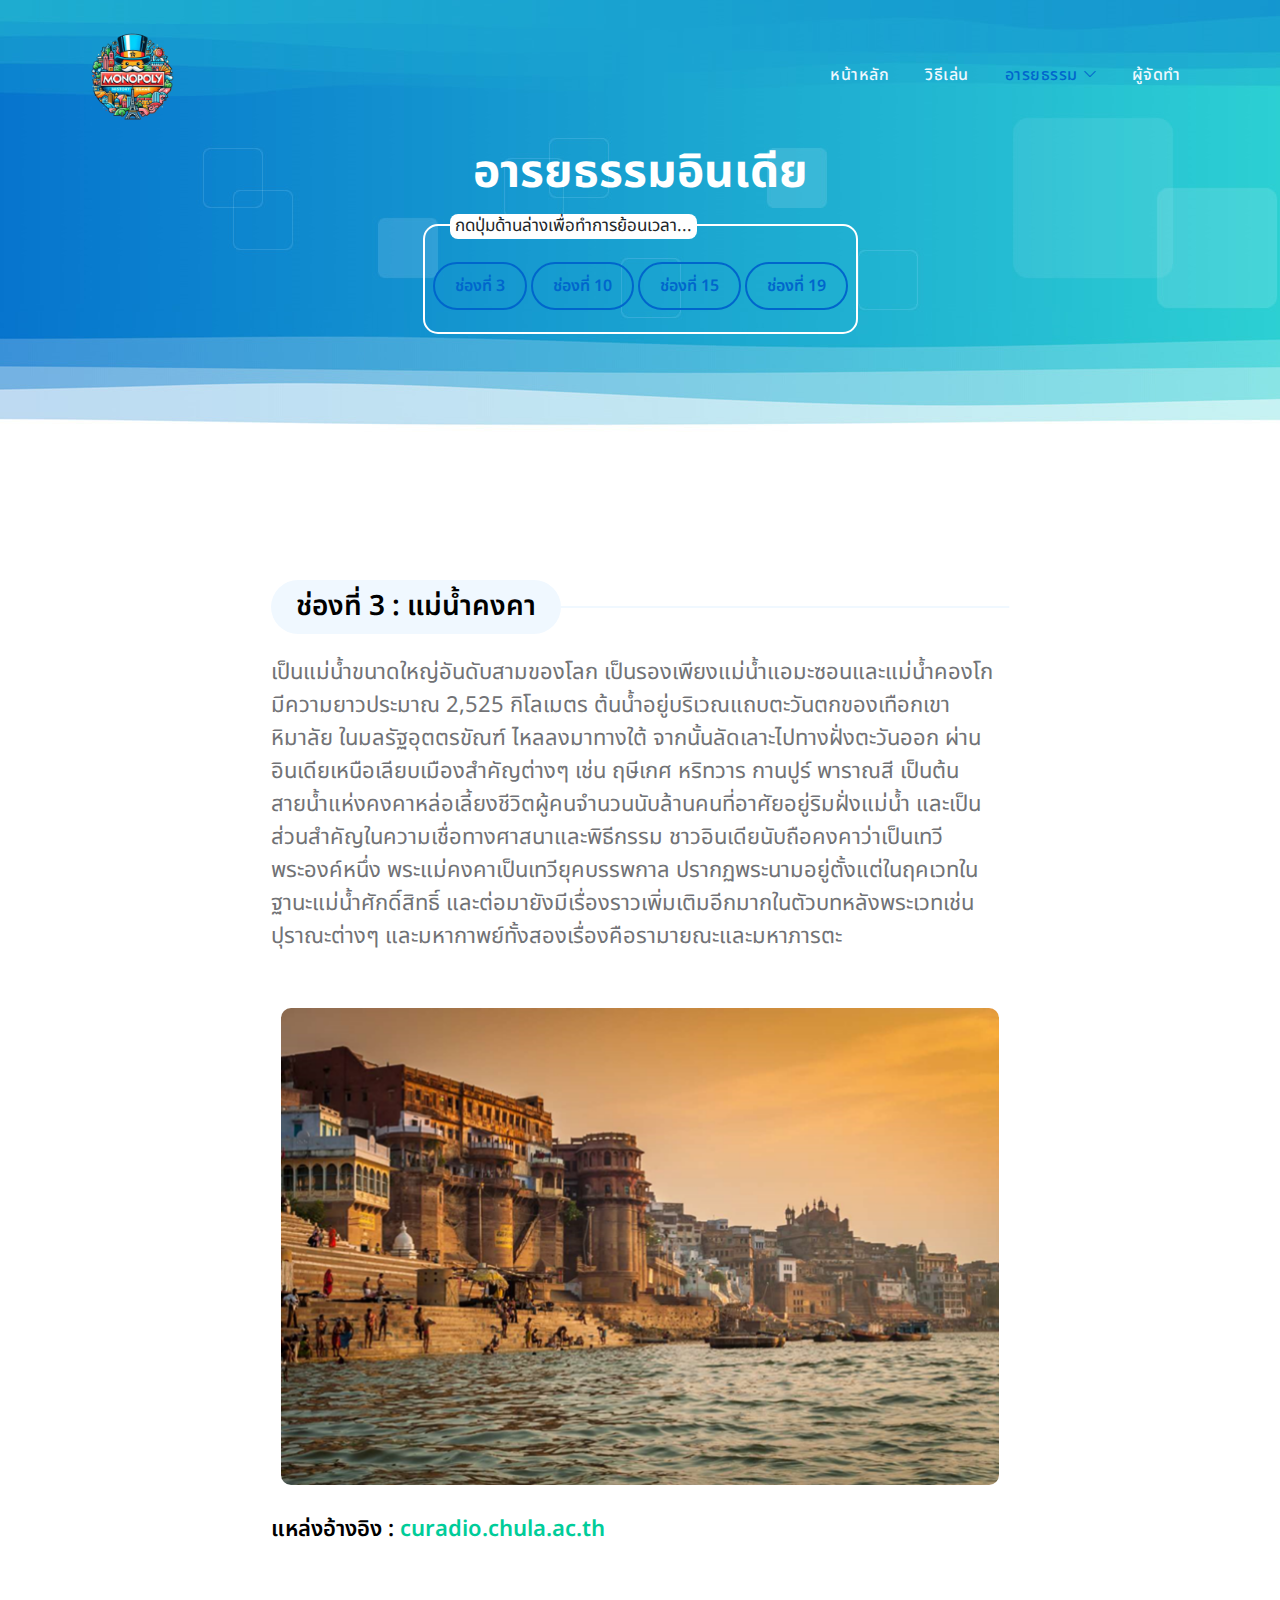
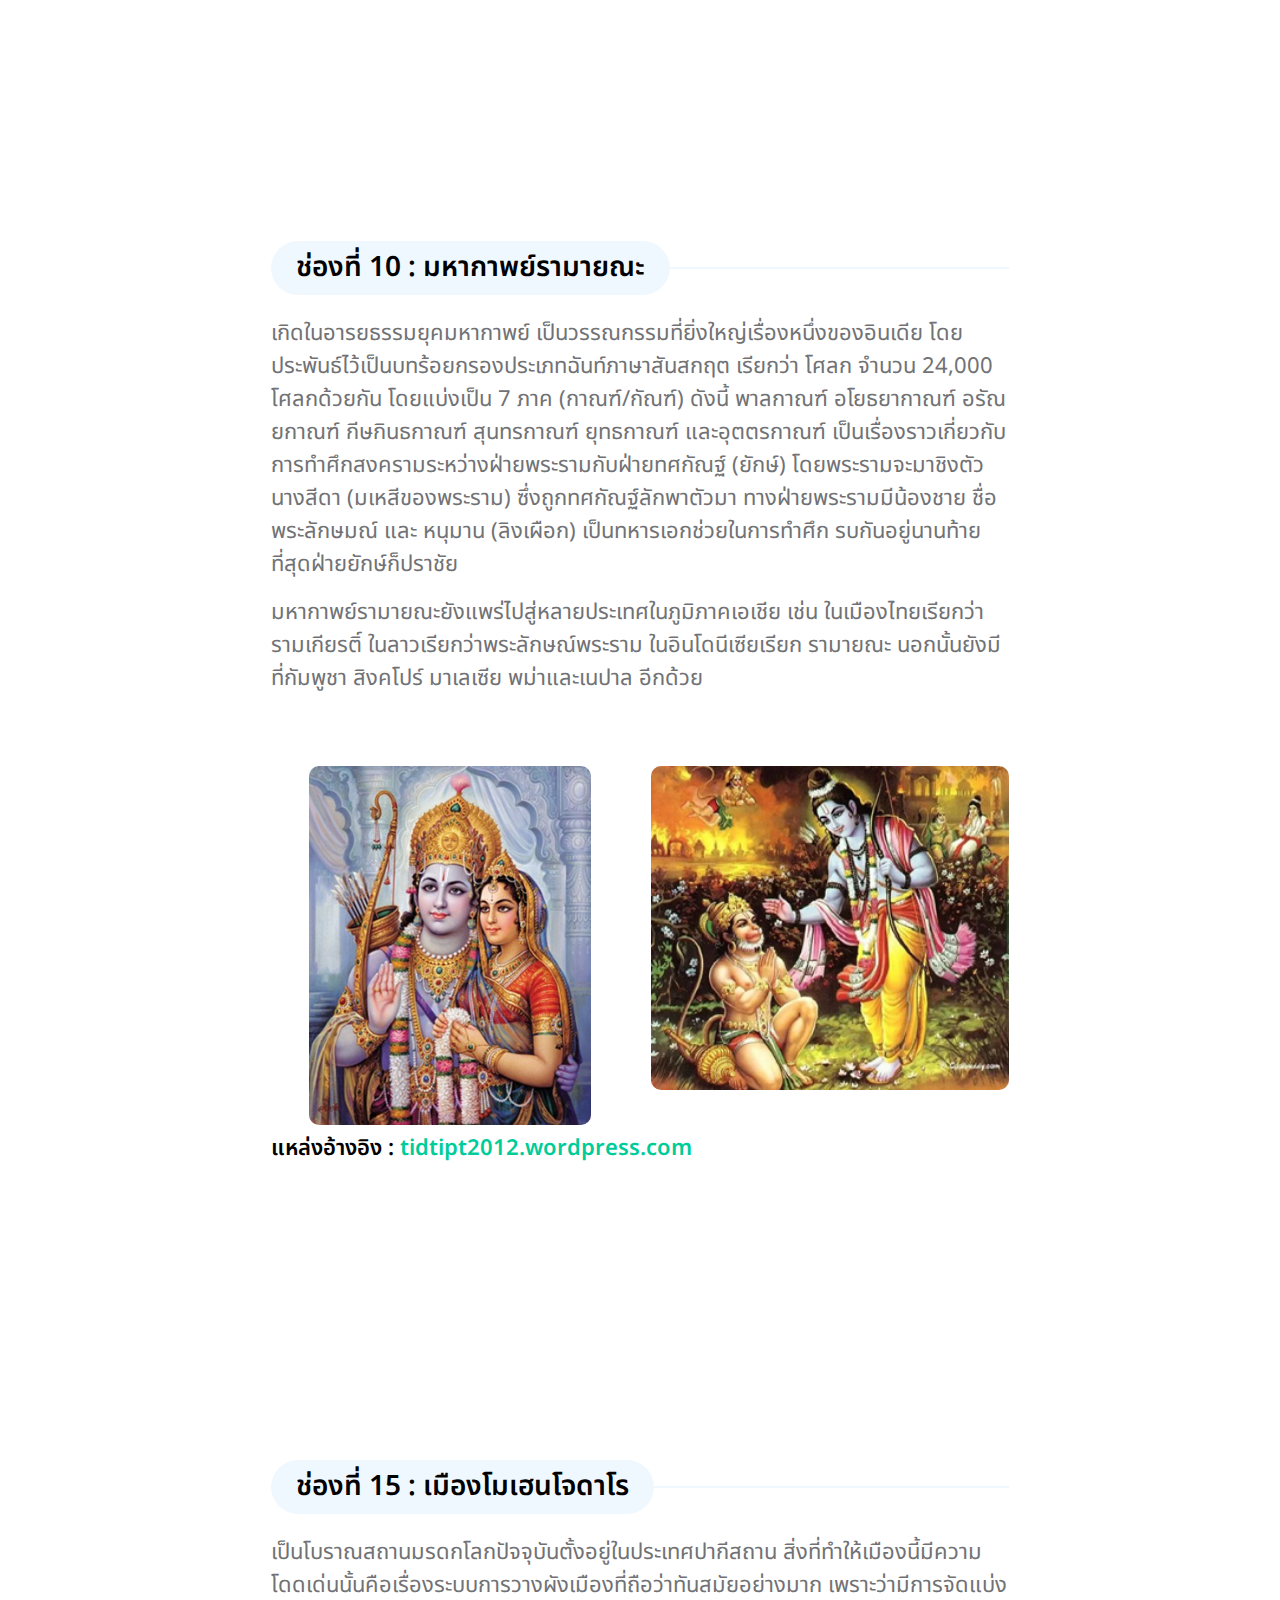
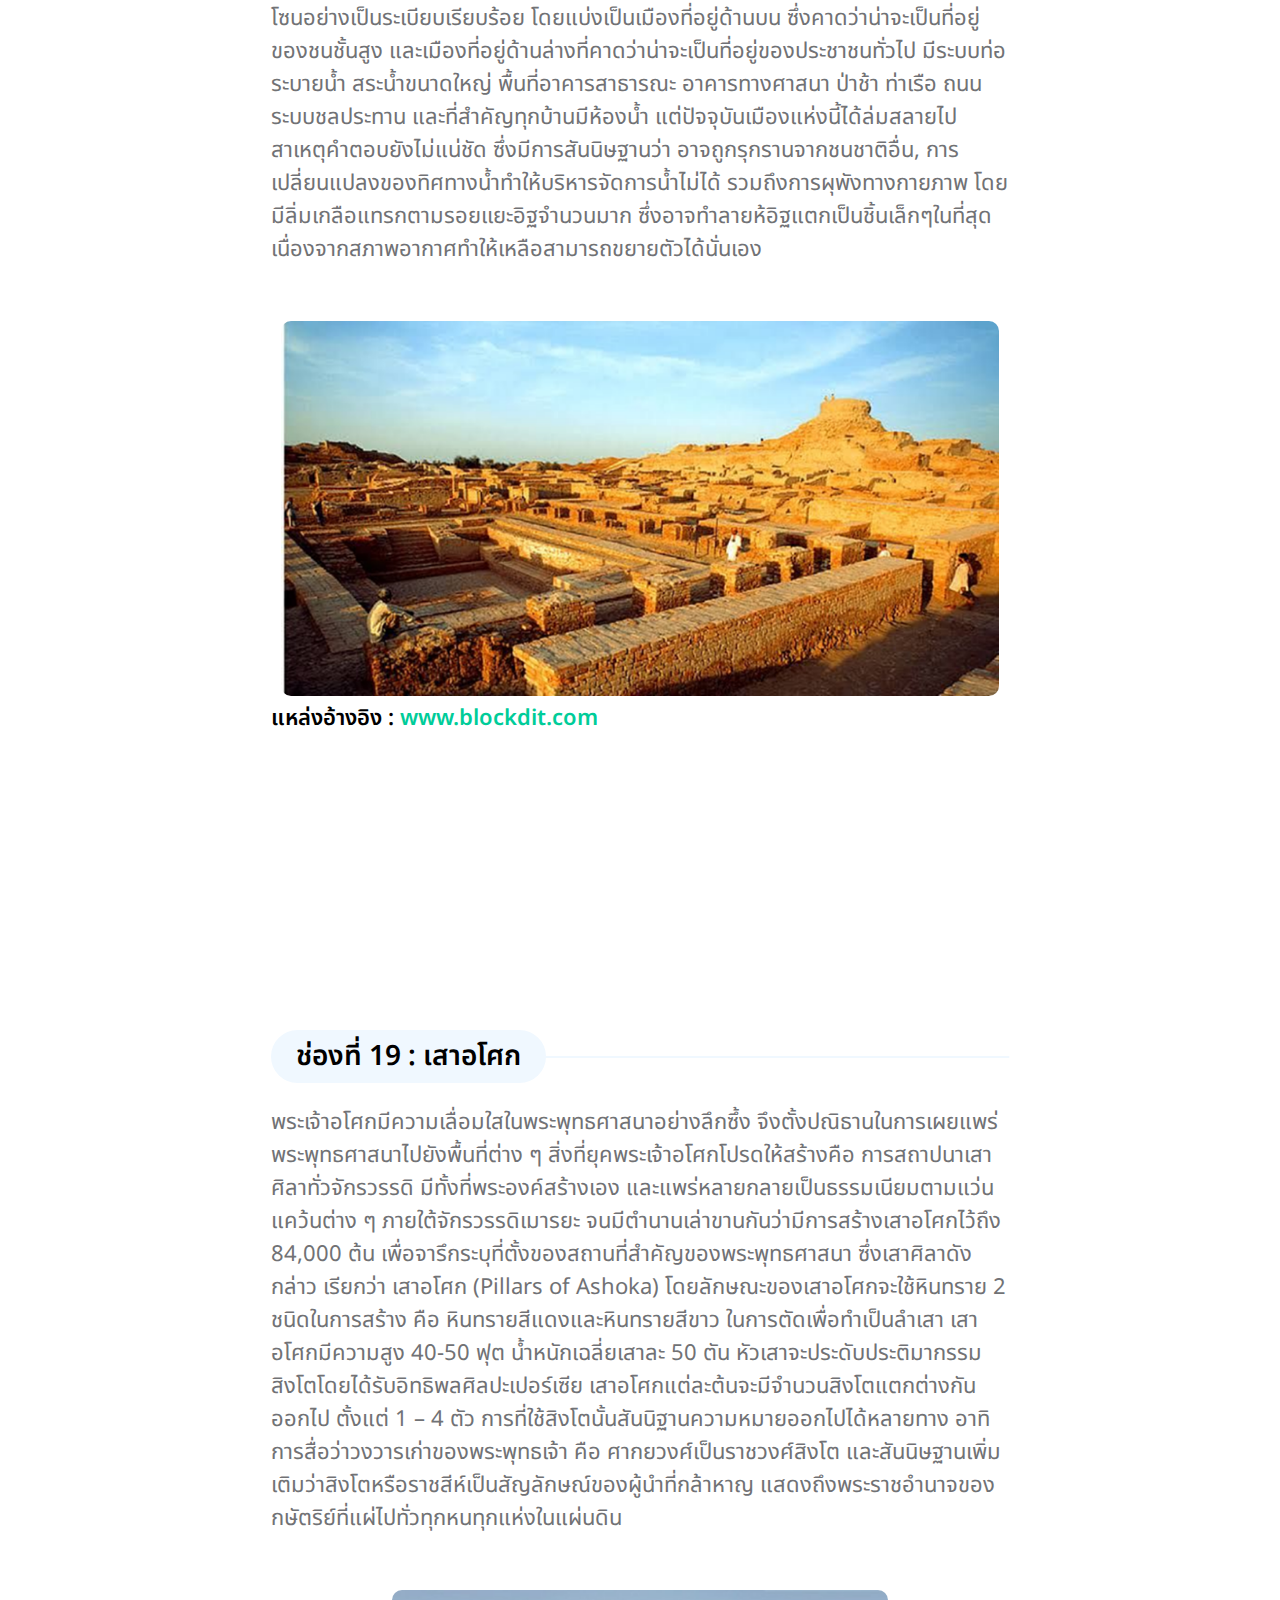
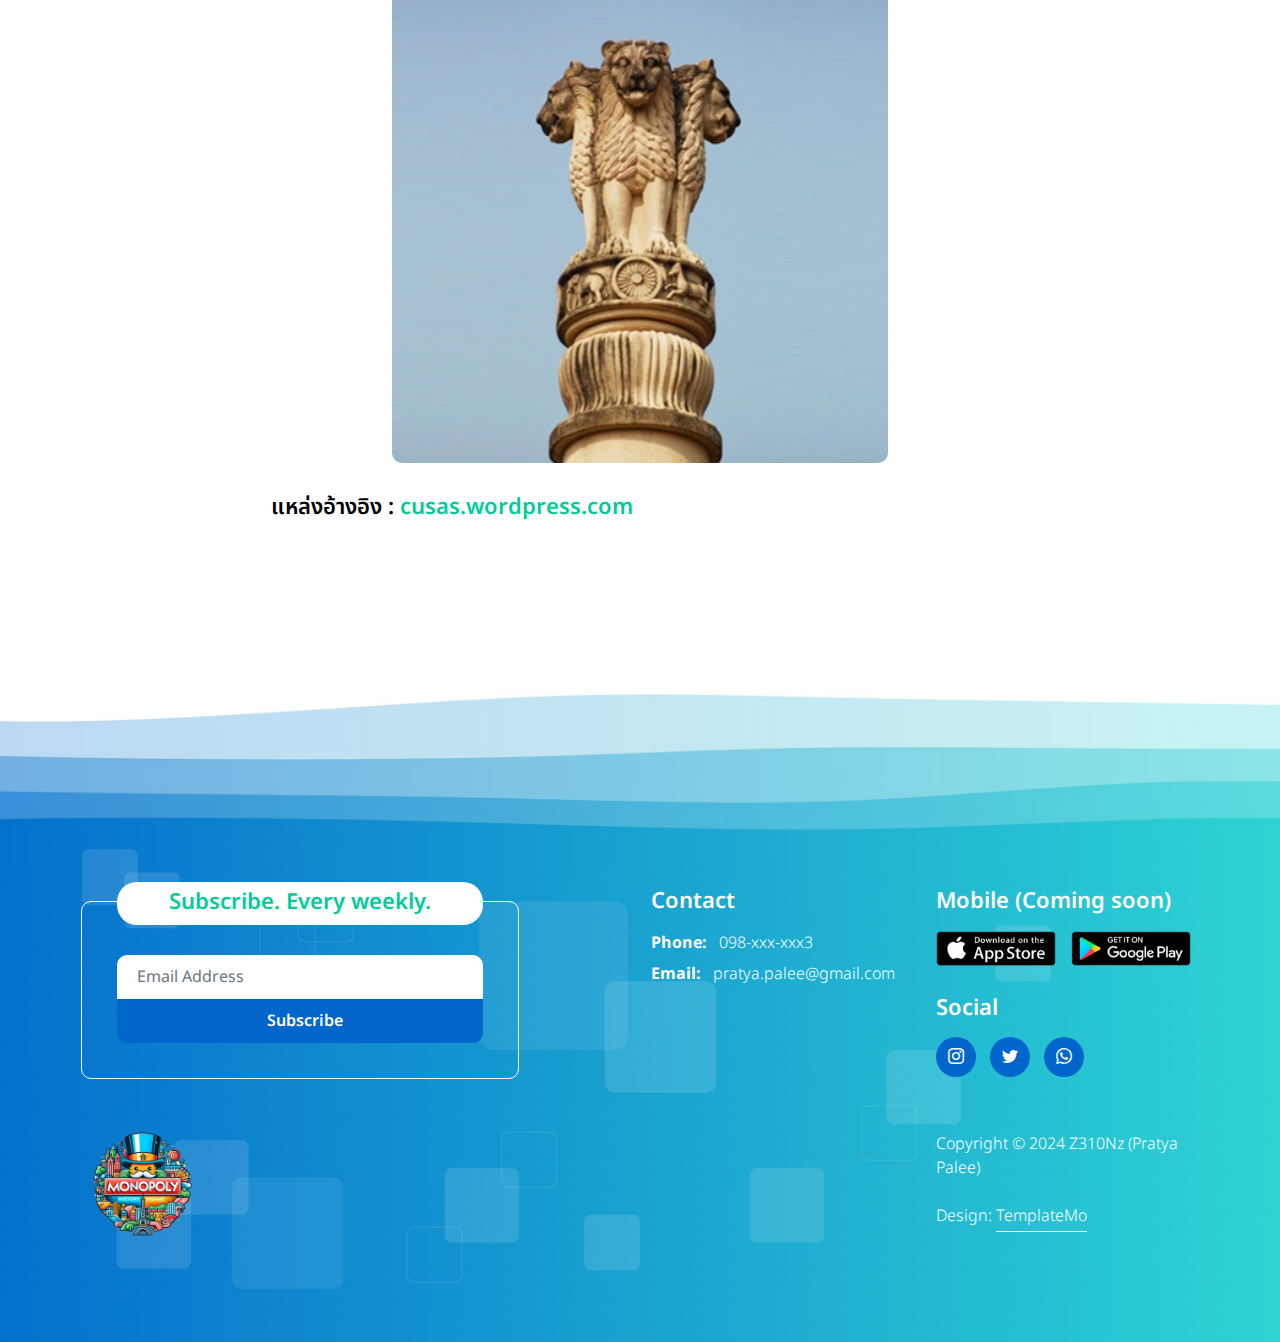
<file: page/civilization/indian.html>
<!DOCTYPE html>
<html lang="en">
  <head>
    <meta charset="utf-8" />
    <meta name="viewport" content="width=device-width, initial-scale=1" />

    <meta name="description" content="" />
    <meta name="author" content="" />

    <title>Indian</title>
    <link rel="icon" type="image/x-icon" href="/images/mono-logo.png" />
    <link rel="stylesheet" href="https://www.w3schools.com/w3css/4/w3.css" />

    <!-- CSS FILES -->
    <link rel="preconnect" href="https://fonts.googleapis.com" />

    <link rel="preconnect" href="https://fonts.gstatic.com" crossorigin />

    <link
      href="https://fonts.googleapis.com/css2?family=Noto+Sans+Thai:wght@100..900&display=swap"
      rel="stylesheet"
    />

    <link rel="stylesheet" href="/css/bootstrap.min.css" />

    <link rel="stylesheet" href="/css/bootstrap-icons.css" />

    <link rel="stylesheet" href="/css/owl.carousel.min.css" />

    <link rel="stylesheet" href="/css/owl.theme.default.min.css" />

    <link href="/css/templatemo-pod-talk.css" rel="stylesheet" />
  </head>

  <body>
    <main>
      <nav class="navbar navbar-expand-lg">
        <div class="container">
          <a class="navbar-brand me-lg-5 me-0" href="/index.html">
            <img
              src="/images/mono-logo.png"
              class="logo-image img-fluid"
              alt="templatemo pod talk"
            />
          </a>

          <button
            class="navbar-toggler"
            type="button"
            data-bs-toggle="collapse"
            data-bs-target="#navbarNav"
            aria-controls="navbarNav"
            aria-expanded="false"
            aria-label="Toggle navigation"
          >
            <span class="navbar-toggler-icon"></span>
          </button>

          <div class="collapse navbar-collapse" id="navbarNav">
            <ul class="navbar-nav ms-lg-auto">
              <li class="nav-item">
                <a class="nav-link" style="font-size: 16px" href="/index.html"
                  >หน้าหลัก</a
                >
              </li>

              <li class="nav-item">
                <a
                  class="nav-link"
                  style="font-size: 16px"
                  href="/page/how-to-play.html"
                  >วิธีเล่น</a
                >
              </li>

              <li class="nav-item dropdown">
                <a
                  class="nav-link active dropdown-toggle"
                  style="font-size: 16px"
                  href="#"
                  id="navbarLightDropdownMenuLink"
                  role="button"
                  data-bs-toggle="dropdown"
                  aria-expanded="false"
                  >อารยธรรม</a
                >

                <ul
                  class="dropdown-menu dropdown-menu-light"
                  aria-labelledby="navbarLightDropdownMenuLink"
                >
                  <li>
                    <a
                      class="dropdown-item"
                      href="/page/civilization/mesopotamian.html"
                      >อารยธรรมเมโสโปเตเมีย</a
                    >
                  </li>

                  <li>
                    <a
                      class="dropdown-item"
                      href="/page/civilization/greek.html"
                      >อารยธรรมกรีก</a
                    >
                  </li>
                  <li>
                    <a
                      class="dropdown-item"
                      href="/page/civilization/roman.html"
                      >อารยธรรมโรมัน</a
                    >
                  </li>

                  <li>
                    <a
                      class="dropdown-item"
                      href="/page/civilization/egyptian.html"
                      >อารยธรรมอียิปต์</a
                    >
                  </li>

                  <li>
                    <a
                      class="dropdown-item"
                      href="/page/civilization/chinese.html"
                      >อารยธรรมจีน</a
                    >
                  </li>

                  <li>
                    <a
                      class="dropdown-item active"
                      href="/page/civilization/indian.html"
                      >อารยธรรมอินเดีย</a
                    >
                  </li>
                </ul>
              </li>

              <li class="nav-item">
                <a
                  class="nav-link"
                  style="font-size: 16px"
                  href="/page/contact.html"
                  >ผู้จัดทำ</a
                >
              </li>
            </ul>
          </div>
        </div>
      </nav>

      <header
        class="site-header d-flex flex-column justify-content-center align-items-center"
      >
        <div class="container">
          <div class="row">
            <div class="col-lg-12 col-12 text-center">
              <h2 class="mb-0">อารยธรรมอินเดีย</h2>
            </div>
          </div>
        </div>
        <br />
        <aside id="info-block">
          <section class="file-marker">
            <div>
              <div class="box-title">กดปุ่มด้านล่างเพื่อทำการย้อนเวลา...</div>
              <div class="box-contents">
                <div id="ms-4 audit-trail">
                  <br />
                  <a
                    href="#section_1"
                    style="font-size: 16px"
                    class="btn custom-btn custom-border-btn smoothscroll"
                    >ช่องที่ 3</a
                  >
                  <a
                    href="#section_2"
                    style="font-size: 16px"
                    class="btn custom-btn custom-border-btn smoothscroll"
                    >ช่องที่ 10</a
                  >
                  <a
                    href="#section_3"
                    style="font-size: 16px"
                    class="btn custom-btn custom-border-btn smoothscroll"
                    >ช่องที่ 15</a
                  >
                  <a
                    href="#section_4"
                    style="font-size: 16px"
                    class="btn custom-btn custom-border-btn smoothscroll"
                    >ช่องที่ 19</a
                  >
                  <br />
                  <br />
                </div>
              </div>
            </div>
          </section>
        </aside>
      </header>

      <div class="w3-container">
        <button onclick="topFunction()" id="myBtn" title="Go to top">
          Top
        </button>
        <section class="about-section section-padding" id="section_1">
          <div class="container">
            <div class="row">
              <div class="col-lg-8 col-12 mx-auto">
                <div class="pb-5 mb-5">
                  <div class="section-title-wrap mb-4">
                    <h4 class="section-title">ช่องที่ 3 : แม่น้ำคงคา</h4>
                  </div>
                  <p class="p-temp">
                    เป็นแม่น้ำขนาดใหญ่อันดับสามของโลก
                    เป็นรองเพียงแม่น้ำแอมะซอนและแม่น้ำคองโก มีความยาวประมาณ
                    2,525 กิโลเมตร ต้นน้ำอยู่บริเวณแถบตะวันตกของเทือกเขาหิมาลัย
                    ในมลรัฐอุตตรขัณฑ์ ไหลลงมาทางใต้
                    จากนั้นลัดเลาะไปทางฝั่งตะวันออก
                    ผ่านอินเดียเหนือเลียบเมืองสำคัญต่างๆ เช่น ฤษีเกศ หริทวาร
                    กานปูร์ พาราณสี เป็นต้น
                    สายน้ำแห่งคงคาหล่อเลี้ยงชีวิตผู้คนจำนวนนับล้านคนที่อาศัยอยู่ริมฝั่งแม่น้ำ
                    และเป็นส่วนสำคัญในความเชื่อทางศาสนาและพิธีกรรม
                    ชาวอินเดียนับถือคงคาว่าเป็นเทวีพระองค์หนึ่ง
                    พระแม่คงคาเป็นเทวียุคบรรพกาล
                    ปรากฏพระนามอยู่ตั้งแต่ในฤคเวทในฐานะแม่น้ำศักดิ์สิทธิ์
                    และต่อมายังมีเรื่องราวเพิ่มเติมอีกมากในตัวบทหลังพระเวทเช่นปุราณะต่างๆ
                    และมหากาพย์ทั้งสองเรื่องคือรามายณะและมหาภารตะ
                  </p>

                  <img
                    src="/images/meso/konka.png"
                    class="about-image mt-5 img-fluid center"
                    style="width: 100%"
                    alt=""
                  />
                  <br />
                  <h6>
                    แหล่งอ้างอิง :
                    <a
                      href="https://curadio.chula.ac.th/Program-Detail.php?id=11232"
                    >
                      curadio.chula.ac.th
                    </a>
                  </h6>
                </div>
              </div>
            </div>
          </div>
        </section>

        <section class="about-section section-padding" id="section_2">
          <div class="container">
            <div class="row">
              <div class="col-lg-8 col-12 mx-auto">
                <div class="pb-5 mb-5">
                  <div class="section-title-wrap mb-4">
                    <h4 class="section-title">ช่องที่ 10 : มหากาพย์รามายณะ</h4>
                  </div>

                  <p class="p-temp">
                    เกิดในอารยธรรมยุคมหากาพย์
                    เป็นวรรณกรรมที่ยิ่งใหญ่เรื่องหนึ่งของอินเดีย
                    โดยประพันธ์ไว้เป็นบทร้อยกรองประเภทฉันท์ภาษาสันสกฤต เรียกว่า
                    โศลก จำนวน 24,000 โศลกด้วยกัน โดยแบ่งเป็น 7 ภาค
                    (กาณฑ์/กัณฑ์) ดังนี้ พาลกาณฑ์ อโยธยากาณฑ์ อรัณยกาณฑ์
                    กีษกินธกาณฑ์ สุนทรกาณฑ์ ยุทธกาณฑ์ และอุตตรกาณฑ์
                    เป็นเรื่องราวเกี่ยวกับการทำศึกสงครามระหว่างฝ่ายพระรามกับฝ่ายทศกัณฐ์
                    (ยักษ์) โดยพระรามจะมาชิงตัว นางสีดา (มเหสีของพระราม)
                    ซึ่งถูกทศกัณฐ์ลักพาตัวมา ทางฝ่ายพระรามมีน้องชาย
                    ชื่อพระลักษมณ์ และ หนุมาน (ลิงเผือก)
                    เป็นทหารเอกช่วยในการทำศึก
                    รบกันอยู่นานท้ายที่สุดฝ่ายยักษ์ก็ปราชัย
                  </p>

                  <p class="p-temp">
                    มหากาพย์รามายณะยังแพร่ไปสู่หลายประเทศในภูมิภาคเอเชีย เช่น
                    ในเมืองไทยเรียกว่า รามเกียรติ์ ในลาวเรียกว่าพระลักษณ์พระราม
                    ในอินโดนีเซียเรียก รามายณะ นอกนั้นยังมีที่กัมพูชา สิงคโปร์
                    มาเลเซีย พม่าและเนปาล อีกด้วย
                  </p>

                  <div class="row">
                    <div class="column">
                      <img
                        src="/images/meso/ramayana1.png"
                        class="about-image mt-5 img-fluid center"
                        style="width: 80%"
                        alt=""
                      />
                    </div>

                    <div class="column">
                      <img
                        src="/images/meso/ramayana2.png"
                        class="about-image mt-5 img-fluid center"
                        style="width: 100%"
                        alt=""
                      />
                    </div>
                  </div>

                  <h6>
                    แหล่งอ้างอิง :
                    <a
                      href="https://tidtipt2012.wordpress.com/2013/08/21/%E0%B8%A3%E0%B8%B2%E0%B8%A1%E0%B8%B2%E0%B8%A2%E0%B8%93%E0%B8%B0-ramayana/"
                      >tidtipt2012.wordpress.com</a
                    >
                  </h6>
                </div>
              </div>
            </div>
          </div>
        </section>

        <section class="about-section section-padding" id="section_3">
          <div class="container">
            <div class="row">
              <div class="col-lg-8 col-12 mx-auto">
                <div class="pb-5 mb-5">
                  <div class="section-title-wrap mb-4">
                    <h4 class="section-title">ช่องที่ 15 : เมืองโมเฮนโจดาโร</h4>
                  </div>

                  <p class="p-temp">
                    เป็นโบราณสถานมรดกโลกปัจจุบันตั้งอยู่ในประเทศปากีสถาน
                    สิ่งที่ทำให้เมืองนี้มีความโดดเด่นนั้นคือเรื่องระบบการวางผังเมืองที่ถือว่าทันสมัยอย่างมาก
                    เพราะว่ามีการจัดแบ่งโซนอย่างเป็นระเบียบเรียบร้อย
                    โดยแบ่งเป็นเมืองที่อยู่ด้านบน
                    ซึ่งคาดว่าน่าจะเป็นที่อยู่ของชนชั้นสูง
                    และเมืองที่อยู่ด้านล่างที่คาดว่าน่าจะเป็นที่อยู่ของประชาชนทั่วไป
                    มีระบบท่อระบายน้ำ สระน้ำขนาดใหญ่ พื้นที่อาคารสาธารณะ
                    อาคารทางศาสนา ป่าช้า ท่าเรือ ถนน ระบบชลประทาน
                    และที่สำคัญทุกบ้านมีห้องน้ำ
                    แต่ปัจจุบันเมืองแห่งนี้ได้ล่มสลายไป สาเหตุคำตอบยังไม่แน่ชัด
                    ซึ่งมีการสันนิษฐานว่า อาจถูกรุกรานจากชนชาติอื่น,
                    การเปลี่ยนแปลงของทิศทางน้ำทำให้บริหารจัดการน้ำไม่ได้
                    รวมถึงการผุพังทางกายภาพ
                    โดยมีลิ่มเกลือแทรกตามรอยแยะอิฐจำนวนมาก
                    ซึ่งอาจทำลายห้อิฐแตกเป็นชิ้นเล็กๆในที่สุด
                    เนื่องจากสภาพอากาศทำให้เหลือสามารถขยายตัวได้นั่นเอง
                  </p>
                  <img
                    src="/images/meso/mohenjodara.png"
                    class="about-image mt-5 img-fluid center"
                    style="width: 100%"
                    alt=""
                  />

                  <h6>
                    แหล่งอ้างอิง :
                    <a
                      href="https://www.blockdit.com/posts/5e76e4a1cbf64b0c98fb9a8e"
                      >www.blockdit.com</a
                    >
                  </h6>
                </div>
              </div>
            </div>
          </div>
        </section>

        <section class="about-section section-padding" id="section_4">
          <div class="container">
            <div class="row">
              <div class="col-lg-8 col-12 mx-auto">
                <div class="pb-5 mb-5">
                  <div class="section-title-wrap mb-4">
                    <h4 class="section-title">ช่องที่ 19 : เสาอโศก</h4>
                  </div>

                  <p class="p-temp">
                    พระเจ้าอโศกมีความเลื่อมใสในพระพุทธศาสนาอย่างลึกซึ้ง
                    จึงตั้งปณิธานในการเผยแพร่พระพุทธศาสนาไปยังพื้นที่ต่าง ๆ
                    สิ่งที่ยุคพระเจ้าอโศกโปรดให้สร้างคือ
                    การสถาปนาเสาศิลาทั่วจักรวรรดิ มีทั้งที่พระองค์สร้างเอง
                    และแพร่หลายกลายเป็นธรรมเนียมตามแว่นแคว้นต่าง ๆ
                    ภายใต้จักรวรรดิเมารยะ
                    จนมีตำนานเล่าขานกันว่ามีการสร้างเสาอโศกไว้ถึง 84,000 ต้น
                    เพื่อจารึกระบุที่ตั้งของสถานที่สำคัญของพระพุทธศาสนา
                    ซึ่งเสาศิลาดังกล่าว เรียกว่า เสาอโศก (Pillars of Ashoka)
                    โดยลักษณะของเสาอโศกจะใช้หินทราย 2 ชนิดในการสร้าง คือ
                    หินทรายสีแดงและหินทรายสีขาว ในการตัดเพื่อทำเป็นลำเสา
                    เสาอโศกมีความสูง 40-50 ฟุต น้ำหนักเฉลี่ยเสาละ 50 ตัน
                    หัวเสาจะประดับประติมากรรมสิงโตโดยได้รับอิทธิพลศิลปะเปอร์เซีย
                    เสาอโศกแต่ละต้นจะมีจำนวนสิงโตแตกต่างกันออกไป ตั้งแต่ 1 – 4
                    ตัว การที่ใช้สิงโตนั้นสันนิฐานความหมายออกไปได้หลายทาง อาทิ
                    การสื่อว่าวงวารเก่าของพระพุทธเจ้า คือ
                    ศากยวงศ์เป็นราชวงศ์สิงโต
                    และสันนิษฐานเพิ่มเติมว่าสิงโตหรือราชสีห์เป็นสัญลักษณ์ของผู้นำที่กล้าหาญ
                    แสดงถึงพระราชอำนาจของกษัตริย์ที่แผ่ไปทั่วทุกหนทุกแห่งในแผ่นดิน
                  </p>

                  <img
                    src="/images/meso/asoke.png"
                    class="about-image mt-5 img-fluid center"
                    style="width: 70%"
                    alt=""
                  />

                  <br />

                  <h6>
                    แหล่งอ้างอิง :
                    <a
                      href="https://cusas.wordpress.com/2019/03/25/%E0%B9%80%E0%B8%AA%E0%B8%B2%E0%B8%AD%E0%B9%82%E0%B8%A8%E0%B8%81-%E0%B8%88%E0%B8%B2%E0%B8%81%E0%B8%9B%E0%B8%A3%E0%B8%B0%E0%B8%A7%E0%B8%B1%E0%B8%95%E0%B8%B4%E0%B8%A8%E0%B8%B2%E0%B8%AA%E0%B8%95%E0%B8%A3/"
                      >cusas.wordpress.com</a
                    >
                  </h6>
                </div>
              </div>
            </div>
          </div>
        </section>
      </div>
    </main>

    <footer class="site-footer">
      <div class="container">
        <div class="row">
          <div class="col-lg-6 col-12 mb-5 mb-lg-0">
            <div class="subscribe-form-wrap">
              <h6>Subscribe. Every weekly.</h6>

              <form
                class="custom-form subscribe-form"
                action="#"
                method="get"
                role="form"
              >
                <input
                  type="email"
                  name="subscribe-email"
                  id="subscribe-email"
                  pattern="[^ @]*@[^ @]*"
                  class="form-control"
                  placeholder="Email Address"
                  required=""
                />

                <div class="col-lg-12 col-12">
                  <button type="submit" class="form-control" id="submit">
                    Subscribe
                  </button>
                </div>
              </form>
            </div>
          </div>

          <div class="col-lg-3 col-md-6 col-12 mb-4 mb-md-0 mb-lg-0">
            <h6 class="site-footer-title mb-3">Contact</h6>

            <p class="mb-2">
              <strong class="d-inline me-2">Phone:</strong> 098-xxx-xxx3
            </p>

            <p>
              <strong class="d-inline me-2">Email:</strong>
              pratya.palee@gmail.com
            </p>
          </div>

          <div class="col-lg-3 col-md-6 col-12">
            <h6 class="site-footer-title mb-3">Mobile (Coming soon)</h6>

            <div class="site-footer-thumb mb-4 pb-2">
              <div class="d-flex flex-wrap">
                <a href="#">
                  <img
                    src="/images/app-store.png"
                    class="me-3 mb-2 mb-lg-0 img-fluid"
                    alt=""
                  />
                </a>

                <a href="#">
                  <img src="/images/play-store.png" class="img-fluid" alt="" />
                </a>
              </div>
            </div>

            <h6 class="site-footer-title mb-3">Social</h6>

            <ul class="social-icon">
              <li class="social-icon-item">
                <a href="#" class="social-icon-link bi-instagram"></a>
              </li>

              <li class="social-icon-item">
                <a href="#" class="social-icon-link bi-twitter"></a>
              </li>

              <li class="social-icon-item">
                <a href="#" class="social-icon-link bi-whatsapp"></a>
              </li>
            </ul>
          </div>
        </div>
      </div>

      <div class="container pt-5">
        <div class="row align-items-center">
          <div class="col-lg-2 col-md-3 col-12">
            <a class="navbar-brand" href="index.html">
              <img
                src="/images/mono-logo.png"
                class="logo-image img-fluid"
                alt="templatemo pod talk"
              />
            </a>
          </div>

          <div class="col-lg-7 col-md-9 col-12">
            <ul class="site-footer-links">
              <li class="site-footer-link-item">
                <a href="#" class="site-footer-link"></a>
              </li>

              <li class="site-footer-link-item">
                <a href="#" class="site-footer-link"></a>
              </li>

              <li class="site-footer-link-item">
                <a href="#" class="site-footer-link"></a>
              </li>

              <li class="site-footer-link-item">
                <a href="#" class="site-footer-link"></a>
              </li>
            </ul>
          </div>

          <div class="col-lg-3 col-12">
            <p class="copyright-text mb-0">
              Copyright © 2024 Z310Nz (Pratya Palee) <br /><br />
              Design:
              <a
                rel="nofollow"
                href="https://templatemo.com/page/1"
                target="_parent"
                >TemplateMo</a
              >
            </p>
          </div>
        </div>
      </div>
    </footer>

    <!-- JAVASCRIPT FILES -->
    <script src="/js/jquery.min.js"></script>
    <script src="/js/bootstrap.bundle.min.js"></script>
    <script src="/js/owl.carousel.min.js"></script>
    <script src="/js/custom.js"></script>
    <script src="/js/btt.js"></script>
  </body>
</html>
</file>
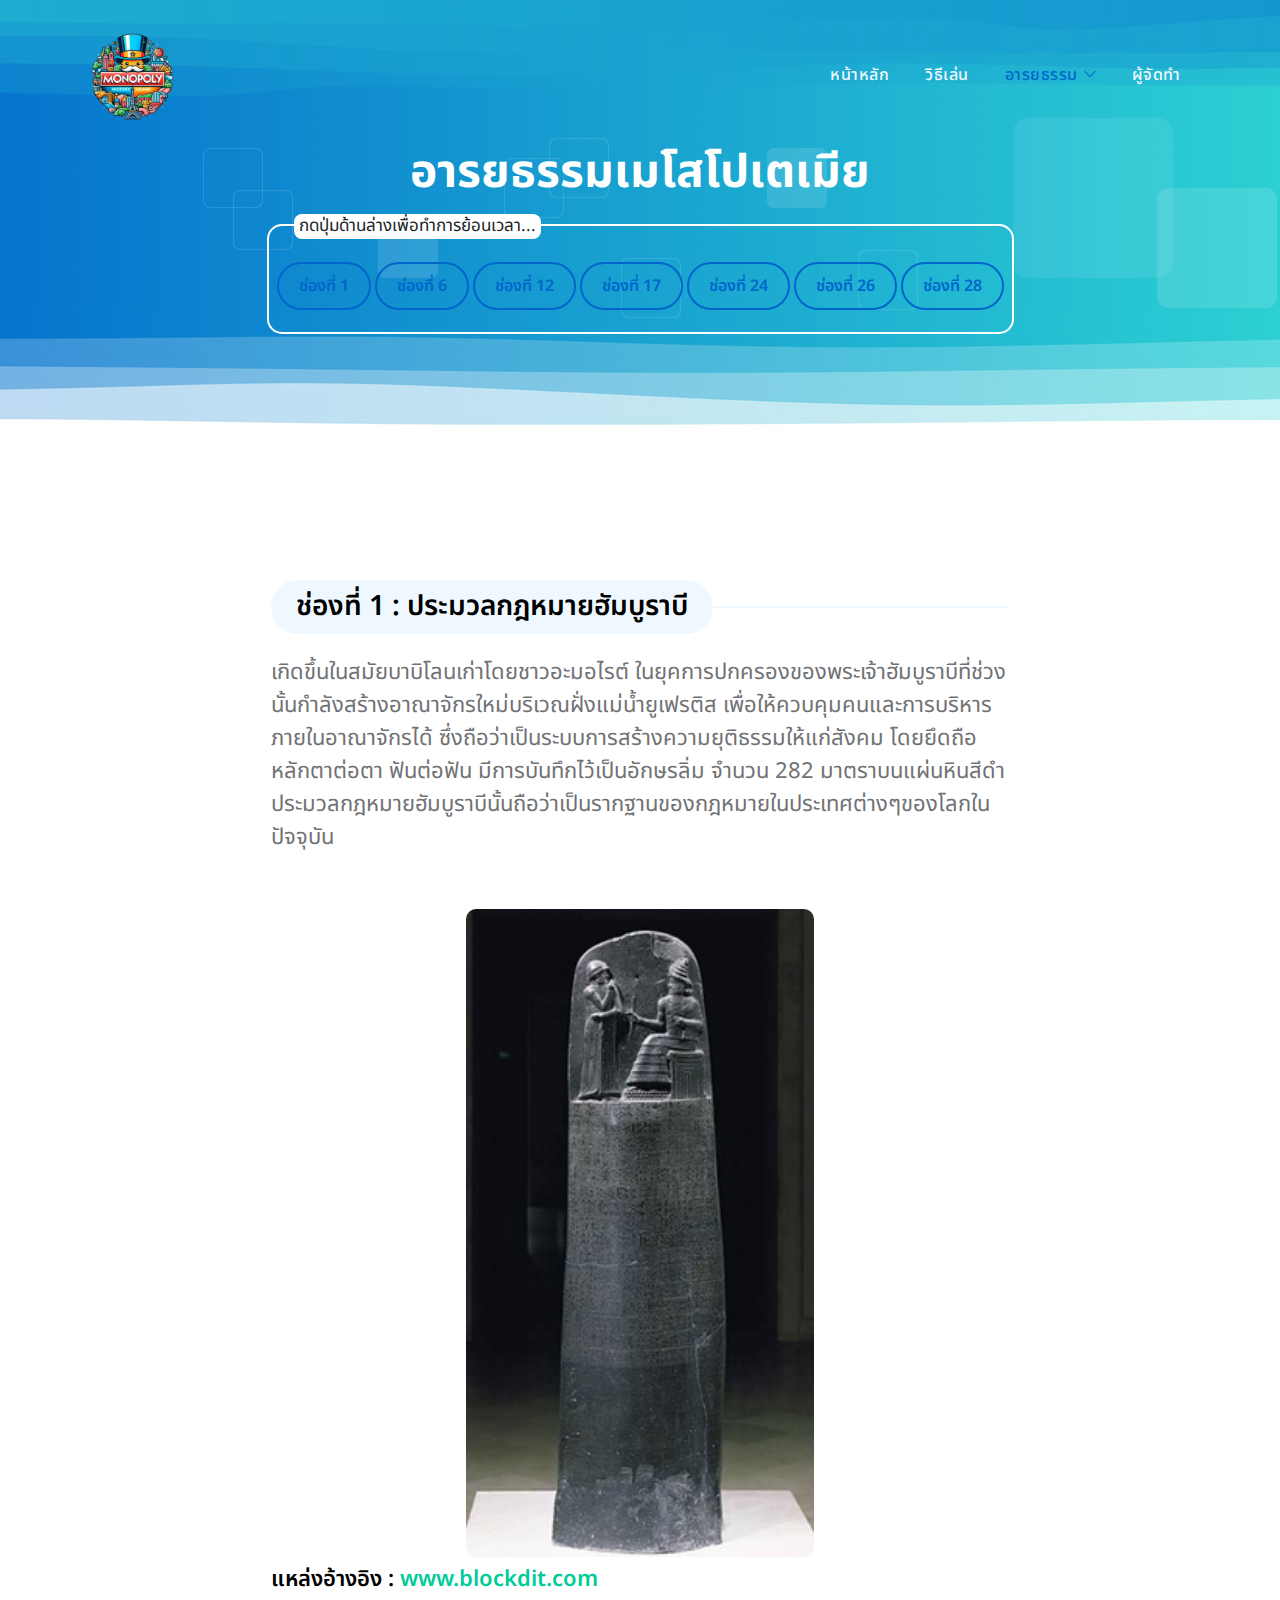
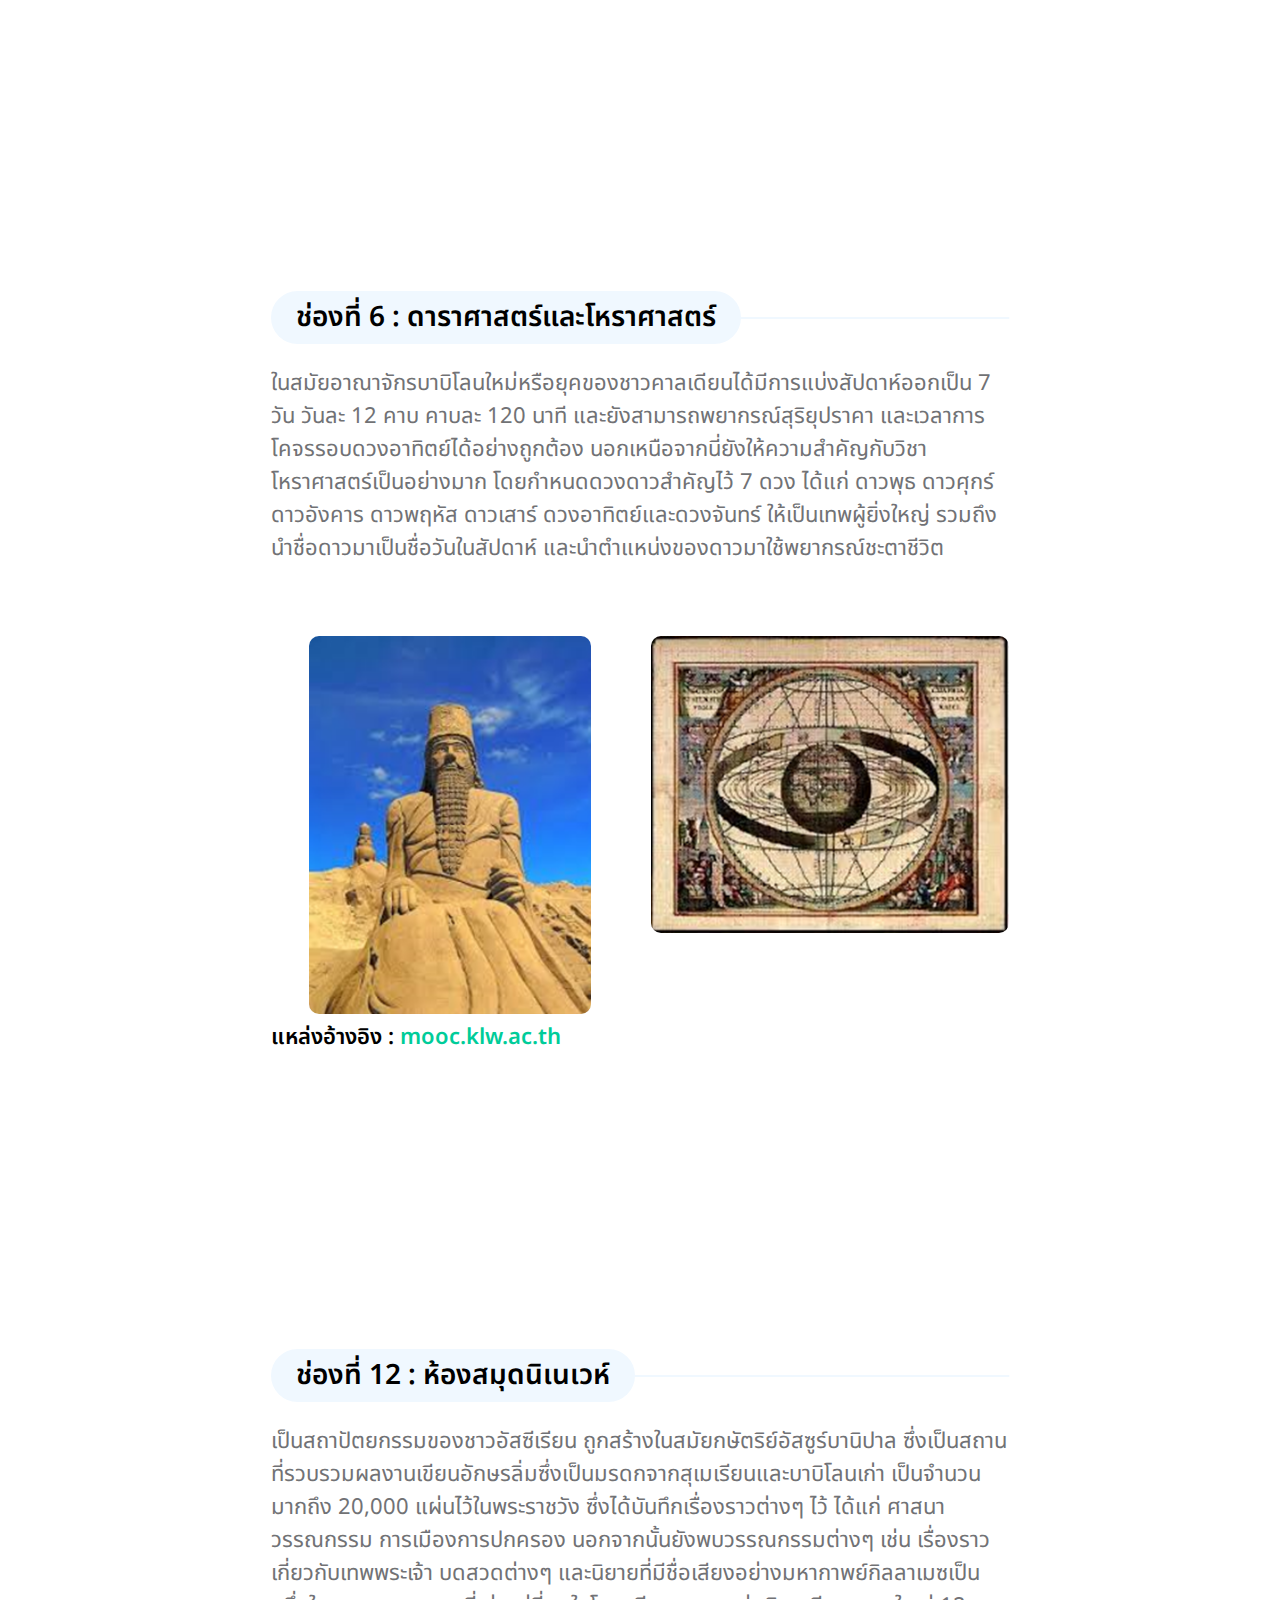
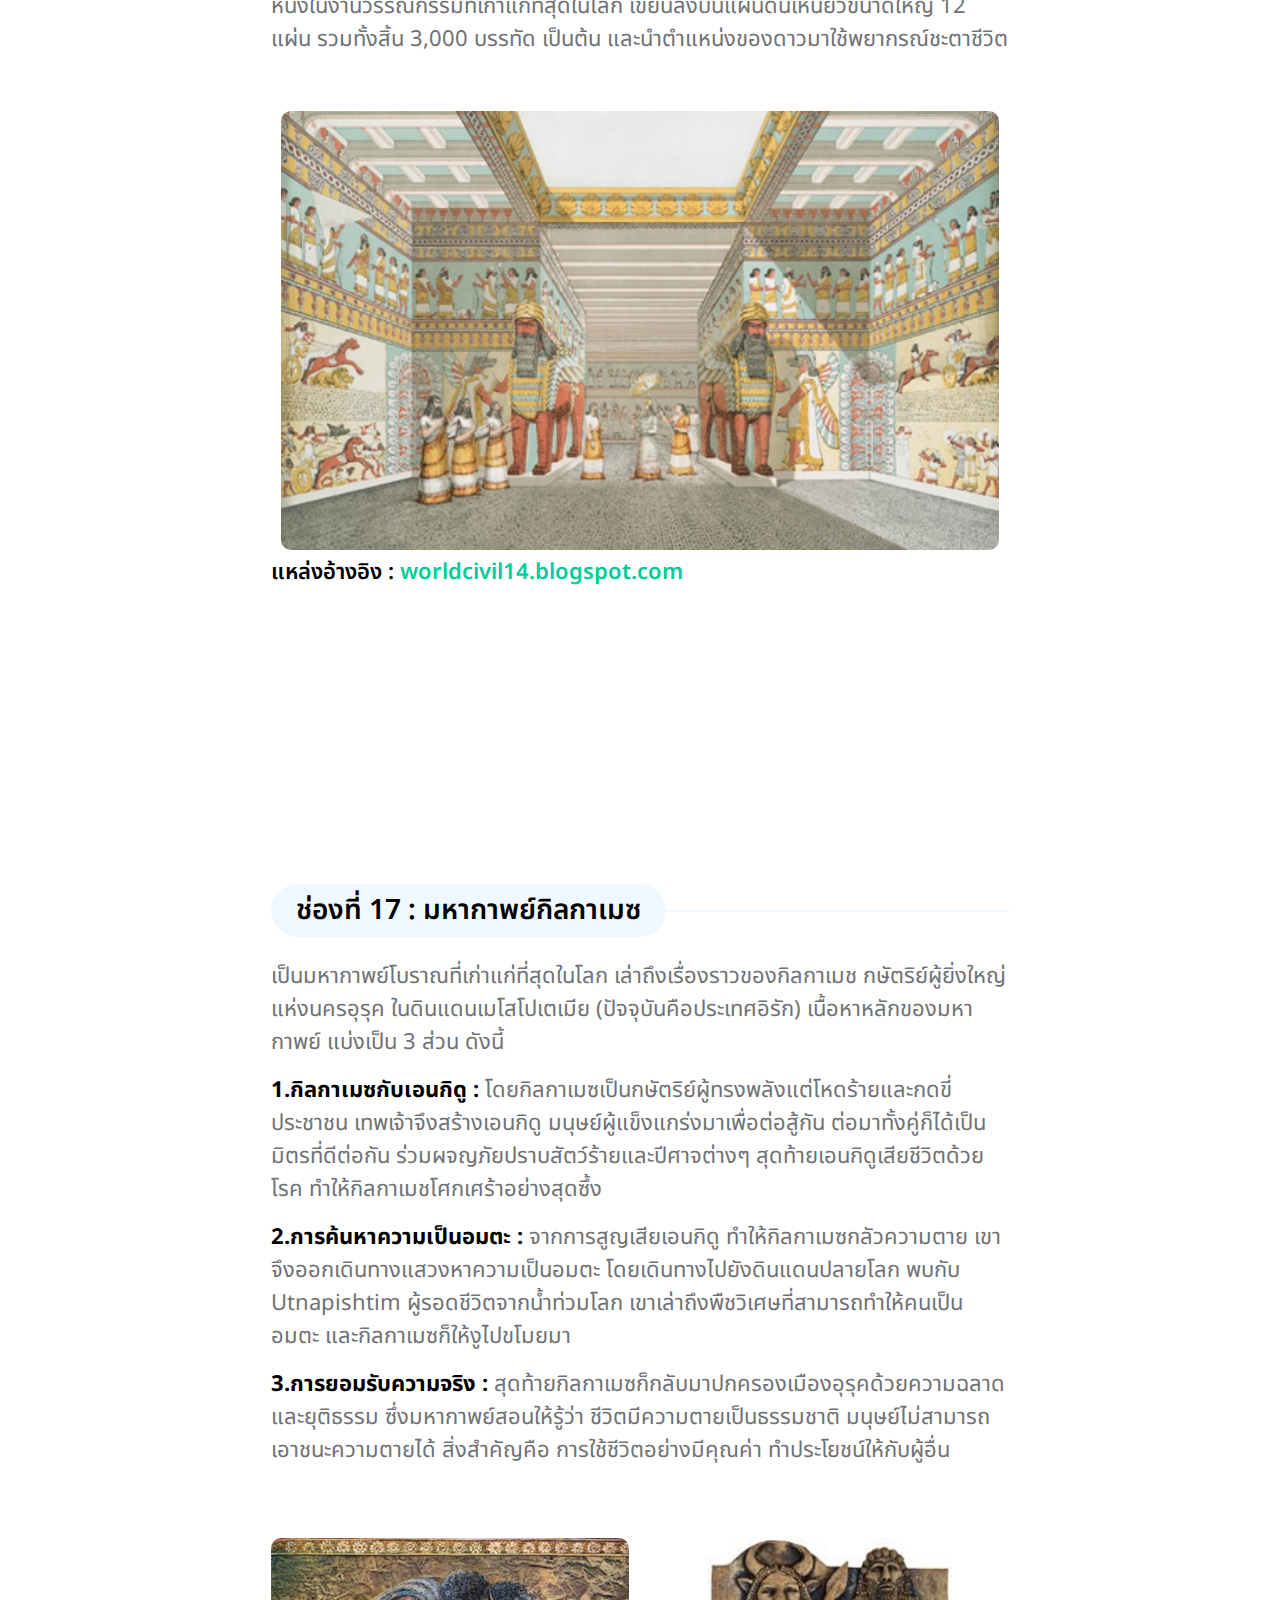
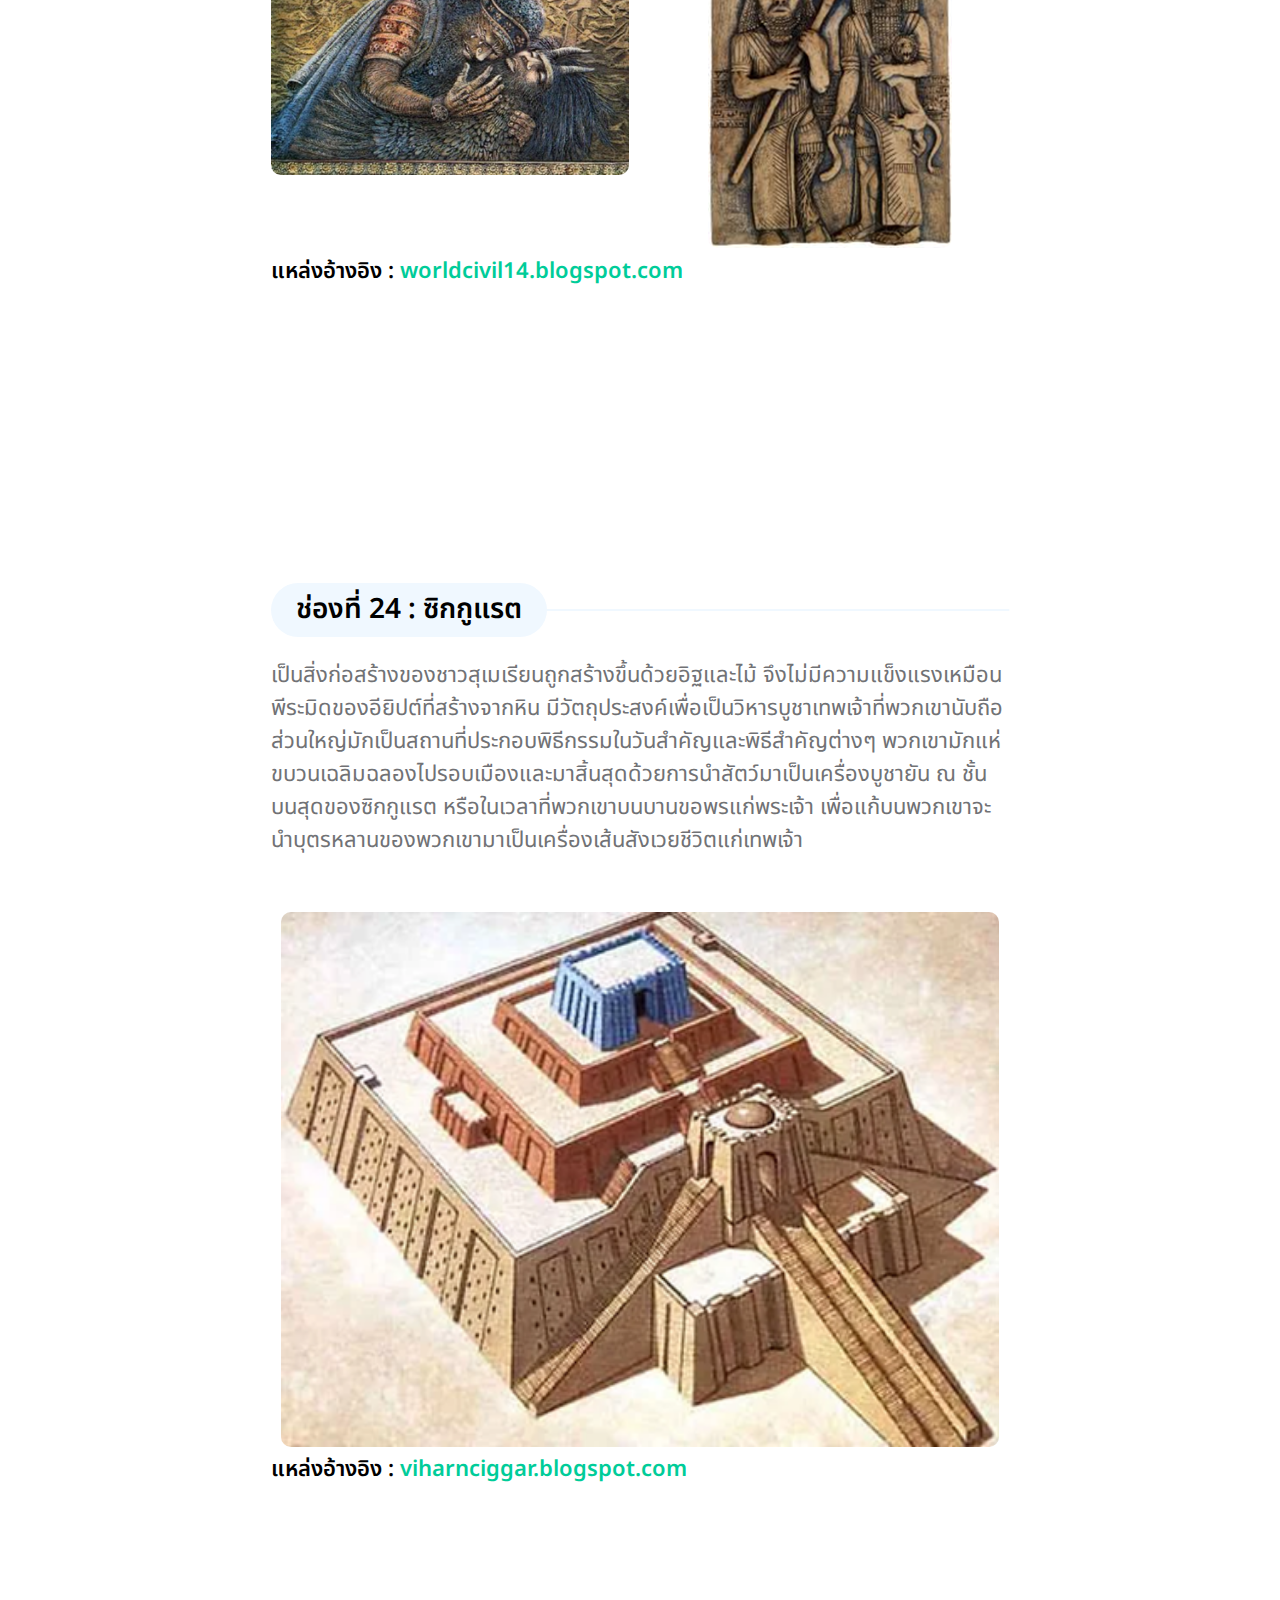
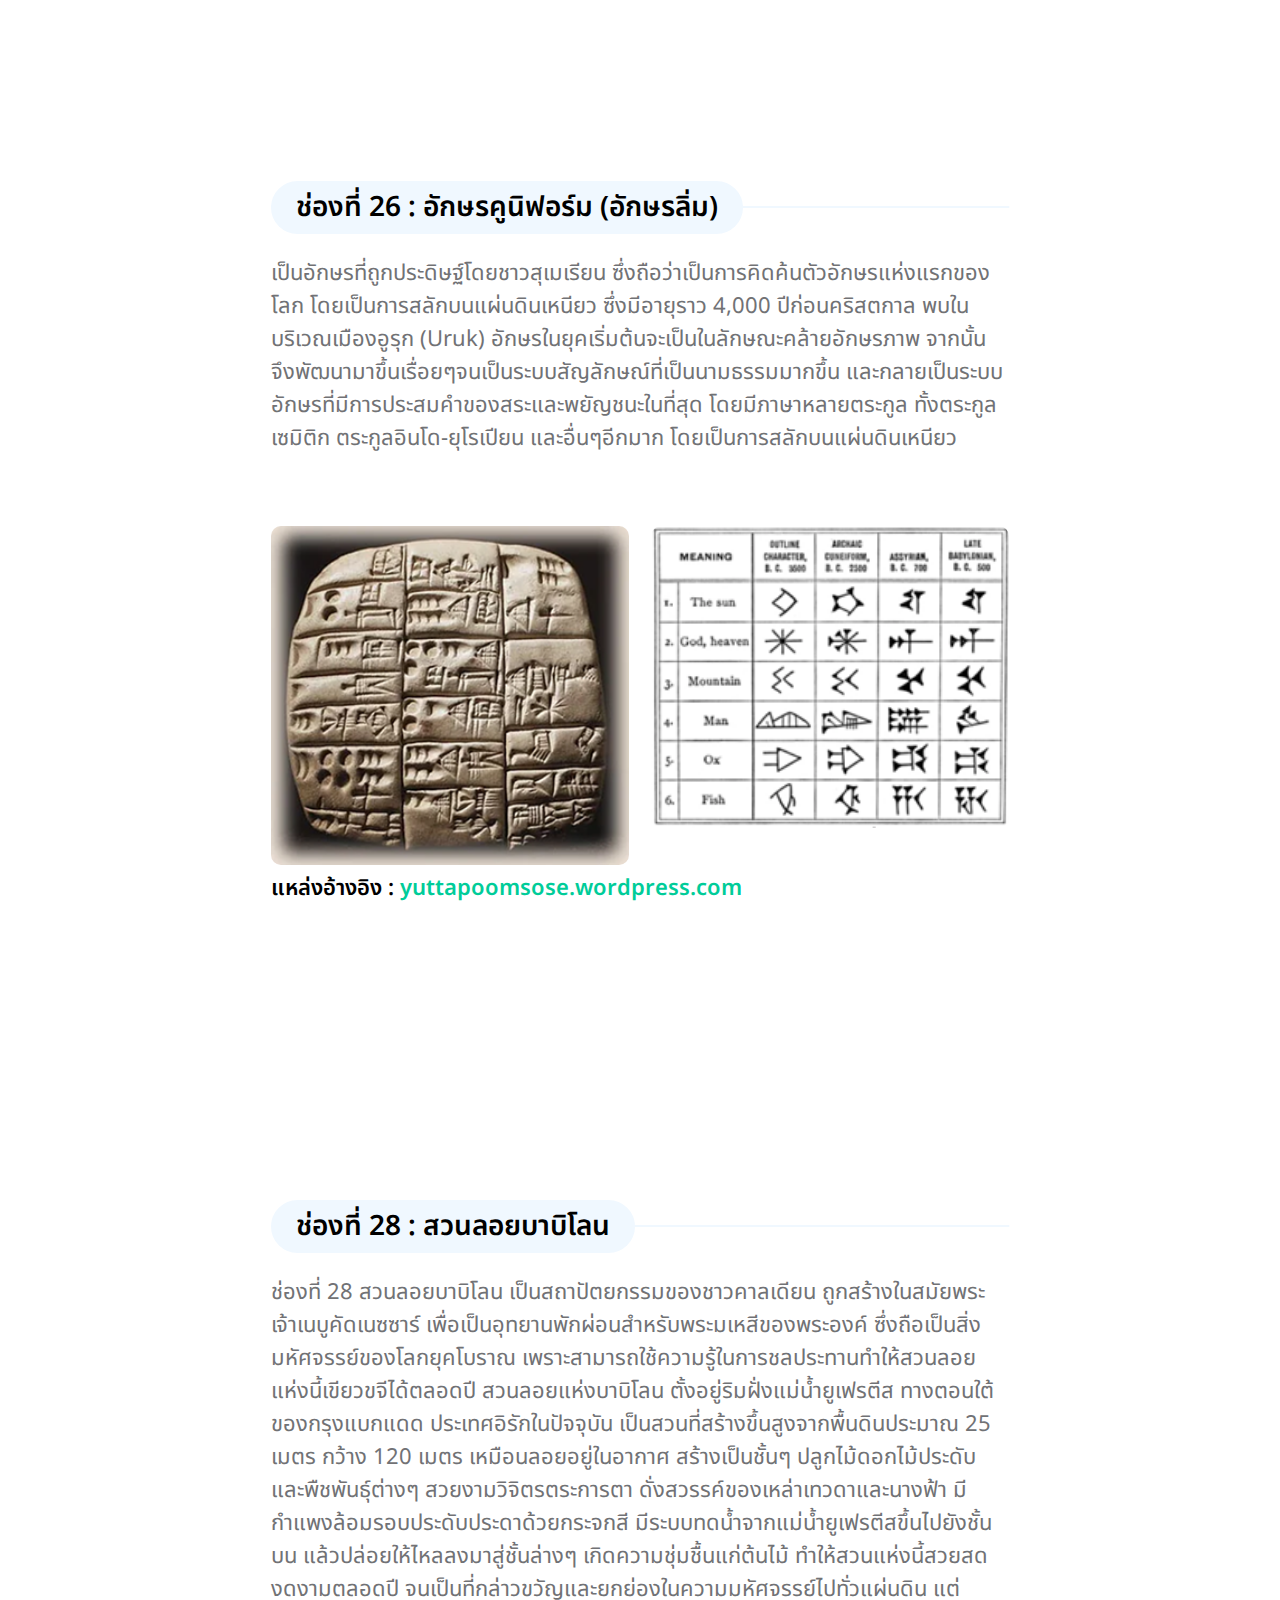
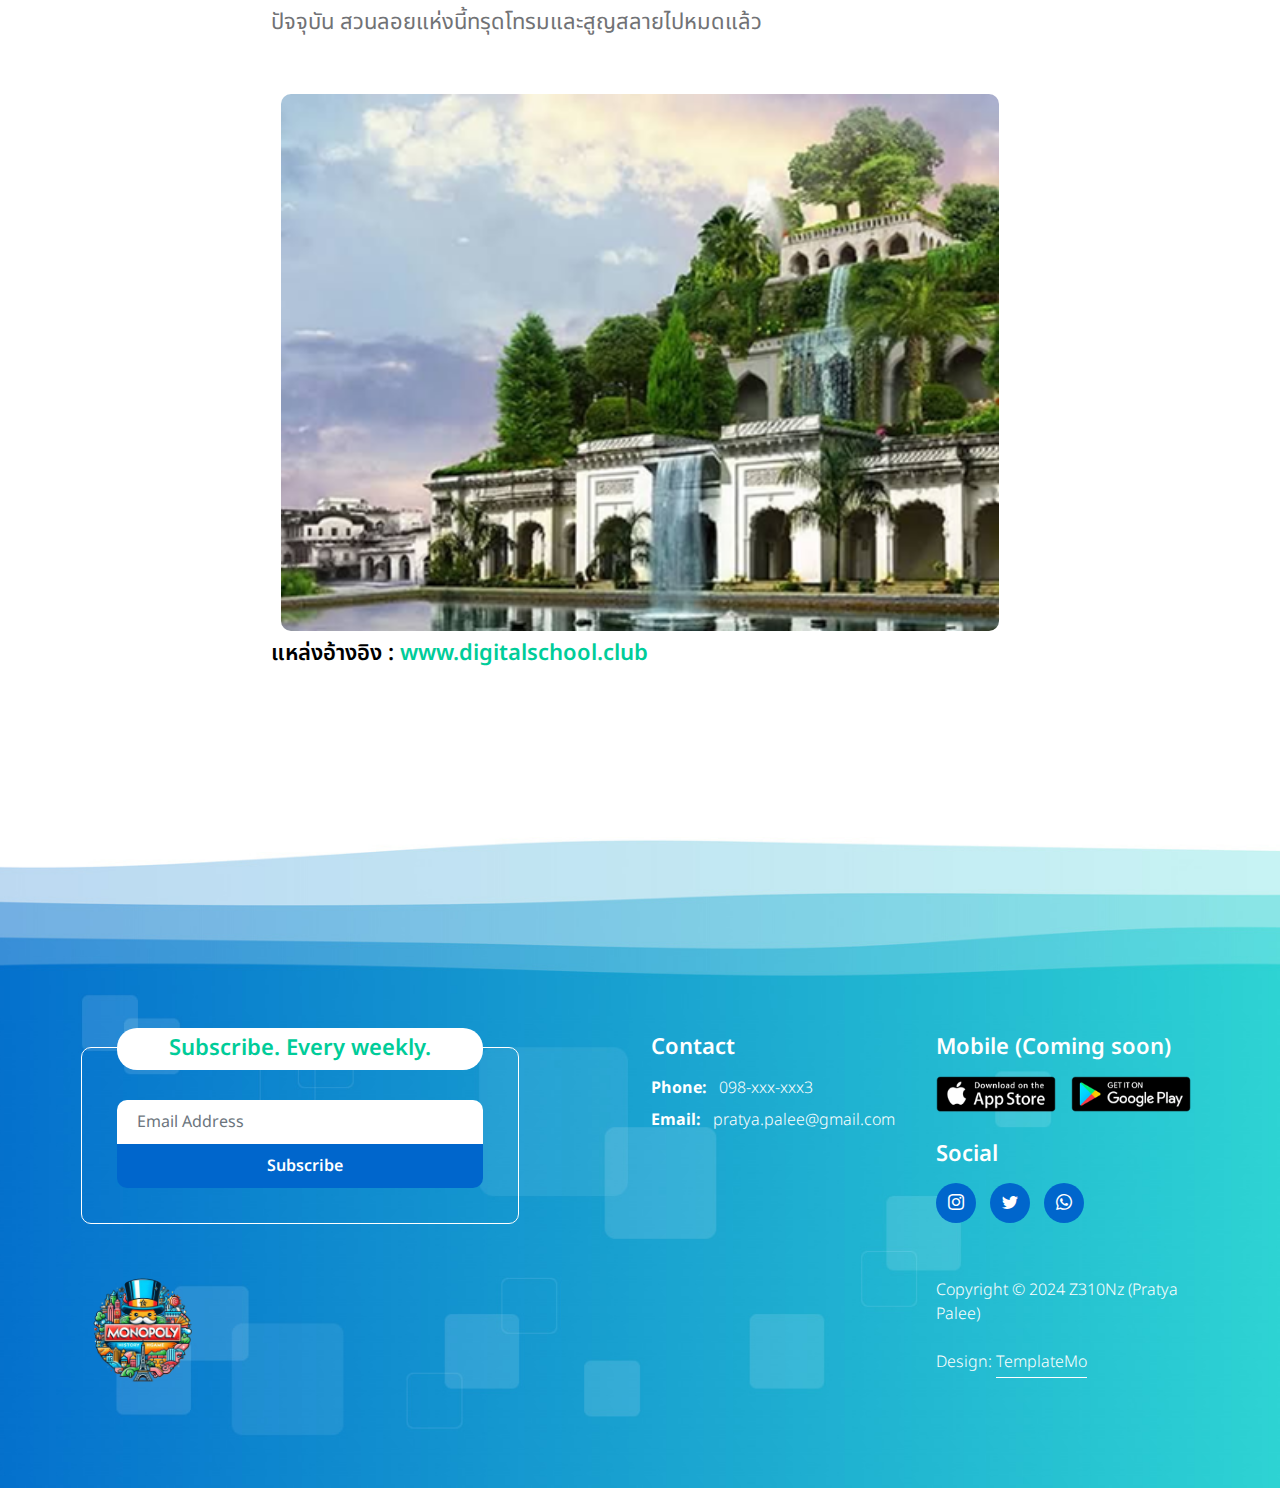
<file: page/civilization/mesopotamian.html>
<!DOCTYPE html>
<html lang="en">
  <head>
    <meta charset="utf-8" />
    <meta name="viewport" content="width=device-width, initial-scale=1" />

    <meta name="description" content="" />
    <meta name="author" content="" />

    <title>Mesopotamian</title>
    <link rel="icon" type="image/x-icon" href="/images/mono-logo.png" />
    <link rel="stylesheet" href="https://www.w3schools.com/w3css/4/w3.css" />

    <!-- CSS FILES -->
    <link rel="preconnect" href="https://fonts.googleapis.com" />

    <link rel="preconnect" href="https://fonts.gstatic.com" crossorigin />

    <link
      href="https://fonts.googleapis.com/css2?family=Noto+Sans+Thai:wght@100..900&display=swap"
      rel="stylesheet"
    />

    <link rel="stylesheet" href="/css/bootstrap.min.css" />

    <link rel="stylesheet" href="/css/bootstrap-icons.css" />

    <link rel="stylesheet" href="/css/owl.carousel.min.css" />

    <link rel="stylesheet" href="/css/owl.theme.default.min.css" />

    <link href="/css/templatemo-pod-talk.css" rel="stylesheet" />
  </head>

  <body>
    <main>
      <nav class="navbar navbar-expand-lg">
        <div class="container">
          <a class="navbar-brand me-lg-5 me-0" href="/index.html">
            <img
              src="/images/mono-logo.png"
              class="logo-image img-fluid"
              alt="templatemo pod talk"
            />
          </a>

          <button
            class="navbar-toggler"
            type="button"
            data-bs-toggle="collapse"
            data-bs-target="#navbarNav"
            aria-controls="navbarNav"
            aria-expanded="false"
            aria-label="Toggle navigation"
          >
            <span class="navbar-toggler-icon"></span>
          </button>

          <div class="collapse navbar-collapse" id="navbarNav">
            <ul class="navbar-nav ms-lg-auto">
              <li class="nav-item">
                <a class="nav-link" style="font-size: 16px" href="/index.html"
                  >หน้าหลัก</a
                >
              </li>

              <li class="nav-item">
                <a
                  class="nav-link"
                  style="font-size: 16px"
                  href="/page/how-to-play.html"
                  >วิธีเล่น</a
                >
              </li>

              <li class="nav-item dropdown">
                <a
                  class="nav-link active dropdown-toggle"
                  style="font-size: 16px"
                  href="#"
                  id="navbarLightDropdownMenuLink"
                  role="button"
                  data-bs-toggle="dropdown"
                  aria-expanded="false"
                  >อารยธรรม</a
                >

                <ul
                  class="dropdown-menu dropdown-menu-light"
                  aria-labelledby="navbarLightDropdownMenuLink"
                >
                  <li>
                    <a
                      class="dropdown-item active"
                      href="/page/civilization/mesopotamian.html"
                      >อารยธรรมเมโสโปเตเมีย</a
                    >
                  </li>

                  <li>
                    <a
                      class="dropdown-item"
                      href="/page/civilization/greek.html"
                      >อารยธรรมกรีก</a
                    >
                  </li>
                  <li>
                    <a
                      class="dropdown-item"
                      href="/page/civilization/roman.html"
                      >อารยธรรมโรมัน</a
                    >
                  </li>

                  <li>
                    <a
                      class="dropdown-item"
                      href="/page/civilization/egyptian.html"
                      >อารยธรรมอียิปต์</a
                    >
                  </li>

                  <li>
                    <a
                      class="dropdown-item"
                      href="/page/civilization/chinese.html"
                      >อารยธรรมจีน</a
                    >
                  </li>

                  <li>
                    <a
                      class="dropdown-item"
                      href="/page/civilization/indian.html"
                      >อารยธรรมอินเดีย</a
                    >
                  </li>
                </ul>
              </li>

              <li class="nav-item">
                <a
                  class="nav-link"
                  style="font-size: 16px"
                  href="/page/contact.html"
                  >ผู้จัดทำ</a
                >
              </li>
            </ul>
          </div>
        </div>
      </nav>

      <header
        class="site-header d-flex flex-column justify-content-center align-items-center"
      >
        <div class="container">
          <div class="row">
            <div class="col-lg-12 col-12 text-center">
              <h2 class="mb-0">อารยธรรมเมโสโปเตเมีย</h2>
            </div>
          </div>
        </div>
        <br />
        <aside id="info-block">
          <section class="file-marker">
            <div>
              <div class="box-title">กดปุ่มด้านล่างเพื่อทำการย้อนเวลา...</div>
              <div class="box-contents">
                <div id="ms-4 audit-trail">
                  <br />
                  <a
                    href="#section_1"
                    style="font-size: 16px"
                    class="btn custom-btn custom-border-btn smoothscroll"
                    >ช่องที่ 1</a
                  >
                  <a
                    href="#section_2"
                    style="font-size: 16px"
                    class="btn custom-btn custom-border-btn smoothscroll"
                    >ช่องที่ 6</a
                  >
                  <a
                    href="#section_3"
                    style="font-size: 16px"
                    class="btn custom-btn custom-border-btn smoothscroll"
                    >ช่องที่ 12</a
                  >
                  <a
                    href="#section_4"
                    style="font-size: 16px"
                    class="btn custom-btn custom-border-btn smoothscroll"
                    >ช่องที่ 17</a
                  >
                  <a
                    href="#section_5"
                    style="font-size: 16px"
                    class="btn custom-btn custom-border-btn smoothscroll"
                    >ช่องที่ 24</a
                  >
                  <a
                    href="#section_6"
                    style="font-size: 16px"
                    class="btn custom-btn custom-border-btn smoothscroll"
                    >ช่องที่ 26</a
                  >
                  <a
                    href="#section_7"
                    style="font-size: 16px"
                    class="btn custom-btn custom-border-btn smoothscroll"
                    >ช่องที่ 28</a
                  >
                  <br />
                  <br />
                </div>
              </div>
            </div>
          </section>
        </aside>
      </header>

      <div class="w3-container">
        <button onclick="topFunction()" id="myBtn" title="Go to top">
          Top
        </button>
        <section class="about-section section-padding" id="section_1">
          <div class="container">
            <div class="row">
              <div class="col-lg-8 col-12 mx-auto">
                <div class="pb-5 mb-5">
                  <div class="section-title-wrap mb-4">
                    <h4 class="section-title">
                      ช่องที่ 1 : ประมวลกฎหมายฮัมบูราบี
                    </h4>
                  </div>
                  <p class="p-temp">
                    เกิดขึ้นในสมัยบาบิโลนเก่าโดยชาวอะมอไรต์
                    ในยุคการปกครองของพระเจ้าฮัมบูราบีที่ช่วงนั้นกำลังสร้างอาณาจักรใหม่บริเวณฝั่งแม่น้ำยูเฟรติส
                    เพื่อให้ควบคุมคนและการบริหารภายในอาณาจักรได้
                    ซึ่งถือว่าเป็นระบบการสร้างความยุติธรรมให้แก่สังคม
                    โดยยึดถือหลักตาต่อตา ฟันต่อฟัน มีการบันทึกไว้เป็นอักษรลิ่ม
                    จำนวน 282 มาตราบนแผ่นหินสีดำ
                    ประมวลกฎหมายฮัมบูราบีนั้นถือว่าเป็นรากฐานของกฎหมายในประเทศต่างๆของโลกในปัจจุบัน
                  </p>

                  <img
                    src="/images/meso/humburabe.png"
                    class="about-image mt-5 img-fluid center"
                    alt=""
                  />

                  <h6>
                    แหล่งอ้างอิง :
                    <a
                      href="https://www.blockdit.com/posts/63fc620deee0e6e20529f833"
                    >
                      www.blockdit.com
                    </a>
                  </h6>
                </div>
              </div>
            </div>
          </div>
        </section>

        <section class="about-section section-padding" id="section_2">
          <div class="container">
            <div class="row">
              <div class="col-lg-8 col-12 mx-auto">
                <div class="pb-5 mb-5">
                  <div class="section-title-wrap mb-4">
                    <h4 class="section-title">
                      ช่องที่ 6 : ดาราศาสตร์และโหราศาสตร์
                    </h4>
                  </div>

                  <p class="p-temp">
                    ในสมัยอาณาจักรบาบิโลนใหม่หรือยุคของชาวคาลเดียนได้มีการแบ่งสัปดาห์ออกเป็น
                    7 วัน วันละ 12 คาบ คาบละ 120 นาที
                    และยังสามารถพยากรณ์สุริยุปราคา
                    และเวลาการโคจรรอบดวงอาทิตย์ได้อย่างถูกต้อง
                    นอกเหนือจากนี่ยังให้ความสำคัญกับวิชาโหราศาสตร์เป็นอย่างมาก
                    โดยกำหนดดวงดาวสำคัญไว้ 7 ดวง ได้แก่ ดาวพุธ ดาวศุกร์
                    ดาวอังคาร ดาวพฤหัส ดาวเสาร์ ดวงอาทิตย์และดวงจันทร์
                    ให้เป็นเทพผู้ยิ่งใหญ่ รวมถึงนำชื่อดาวมาเป็นชื่อวันในสัปดาห์
                    และนำตำแหน่งของดาวมาใช้พยากรณ์ชะตาชีวิต
                  </p>

                  <div class="row">
                    <div class="column">
                      <img
                        src="/images/meso/star&per1.png"
                        class="about-image mt-5 img-fluid center"
                        style="width: 80%"
                        alt=""
                      />
                    </div>

                    <div class="column">
                      <img
                        src="/images/meso/star&per2.png"
                        class="about-image mt-5 img-fluid center"
                        style="width: 100%"
                        alt=""
                      />
                    </div>
                  </div>

                  <h6>
                    แหล่งอ้างอิง :
                    <a
                      href="https://mooc.klw.ac.th/wp-content/uploads/2022/02/8-%E0%B8%84%E0%B8%B2%E0%B8%A5%E0%B9%80%E0%B8%94%E0%B8%B5%E0%B8%A2%E0%B8%99.pdf"
                      >mooc.klw.ac.th</a
                    >
                  </h6>
                </div>
              </div>
            </div>
          </div>
        </section>

        <section class="about-section section-padding" id="section_3">
          <div class="container">
            <div class="row">
              <div class="col-lg-8 col-12 mx-auto">
                <div class="pb-5 mb-5">
                  <div class="section-title-wrap mb-4">
                    <h4 class="section-title">ช่องที่ 12 : ห้องสมุดนิเนเวห์</h4>
                  </div>

                  <p class="p-temp">
                    เป็นสถาปัตยกรรมของชาวอัสซีเรียน
                    ถูกสร้างในสมัยกษัตริย์อัสซูร์บานิปาล
                    ซึ่งเป็นสถานที่รวบรวมผลงานเขียนอักษรลิ่มซึ่งเป็นมรดกจากสุเมเรียนและบาบิโลนเก่า
                    เป็นจำนวนมากถึง 20,000 แผ่นไว้ในพระราชวัง
                    ซึ่งได้บันทึกเรื่องราวต่างๆ ไว้ ได้แก่ ศาสนา วรรณกรรม
                    การเมืองการปกครอง นอกจากนั้นยังพบวรรณกรรมต่างๆ เช่น
                    เรื่องราวเกี่ยวกับเทพพระเจ้า บดสวดต่างๆ
                    และนิยายที่มีชื่อเสียงอย่างมหากาพย์กิลลาเมซเป็นหนึ่งในงานวรรณกรรมที่เก่าแก่ที่สุดในโลก
                    เขียนลงบนแผ่นดินเหนียวขนาดใหญ่ 12 แผ่น รวมทั้งสิ้น 3,000
                    บรรทัด เป็นต้น และนำตำแหน่งของดาวมาใช้พยากรณ์ชะตาชีวิต
                  </p>
                  <img
                    src="/images/meso/libary.png"
                    class="about-image mt-5 img-fluid center"
                    style="width: 100%"
                    alt=""
                  />

                  <h6>
                    แหล่งอ้างอิง :
                    <a
                      href="https://worldcivil14.blogspot.com/2017/12/nineveh.html"
                      >worldcivil14.blogspot.com</a
                    >
                  </h6>
                </div>
              </div>
            </div>
          </div>
        </section>

        <section class="about-section section-padding" id="section_4">
          <div class="container">
            <div class="row">
              <div class="col-lg-8 col-12 mx-auto">
                <div class="pb-5 mb-5">
                  <div class="section-title-wrap mb-4">
                    <h4 class="section-title">ช่องที่ 17 : มหากาพย์กิลกาเมซ</h4>
                  </div>

                  <p class="p-temp">
                    เป็นมหากาพย์โบราณที่เก่าแก่ที่สุดในโลก
                    เล่าถึงเรื่องราวของกิลกาเมช กษัตริย์ผู้ยิ่งใหญ่แห่งนครอุรุค
                    ในดินแดนเมโสโปเตเมีย (ปัจจุบันคือประเทศอิรัก)
                    เนื้อหาหลักของมหากาพย์ แบ่งเป็น 3 ส่วน ดังนี้
                  </p>
                  <p class="p-temp">
                    <b style="color: black"> 1.กิลกาเมซกับเอนกิดู : </b>
                    โดยกิลกาเมซเป็นกษัตริย์ผู้ทรงพลังแต่โหดร้ายและกดขี่ประชาชน
                    เทพเจ้าจึงสร้างเอนกิดู มนุษย์ผู้แข็งแกร่งมาเพื่อต่อสู้กัน
                    ต่อมาทั้งคู่ก็ได้เป็นมิตรที่ดีต่อกัน
                    ร่วมผจญภัยปราบสัตว์ร้ายและปีศาจต่างๆ
                    สุดท้ายเอนกิดูเสียชีวิตด้วยโรค
                    ทำให้กิลกาเมชโศกเศร้าอย่างสุดซึ้ง
                  </p>
                  <p class="p-temp">
                    <b style="color: black"> 2.การค้นหาความเป็นอมตะ : </b>
                    จากการสูญเสียเอนกิดู ทำให้กิลกาเมซกลัวความตาย
                    เขาจึงออกเดินทางแสวงหาความเป็นอมตะ
                    โดยเดินทางไปยังดินแดนปลายโลก พบกับ Utnapishtim
                    ผู้รอดชีวิตจากน้ำท่วมโลก
                    เขาเล่าถึงพืชวิเศษที่สามารถทำให้คนเป็นอมตะ
                    และกิลกาเมซก็ให้งูไปขโมยมา
                  </p>
                  <p class="p-temp">
                    <b style="color: black"> 3.การยอมรับความจริง : </b>
                    สุดท้ายกิลกาเมซก็กลับมาปกครองเมืองอุรุคด้วยความฉลาดและยุติธรรม
                    ซึ่งมหากาพย์สอนให้รู้ว่า ชีวิตมีความตายเป็นธรรมชาติ
                    มนุษย์ไม่สามารถเอาชนะความตายได้ สิ่งสำคัญคือ
                    การใช้ชีวิตอย่างมีคุณค่า ทำประโยชน์ให้กับผู้อื่น
                  </p>

                  <div class="row">
                    <div class="column">
                      <img
                        src="/images/meso/gill1.png"
                        class="about-image mt-5 img-fluid center"
                        style="width: 150%"
                        alt=""
                      />
                    </div>

                    <div class="column">
                      <img
                        src="/images/meso/gill2.png"
                        class="about-image mt-5 img-fluid center"
                        style="width: 70%"
                        alt=""
                      />
                    </div>
                  </div>

                  <h6>
                    แหล่งอ้างอิง :
                    <a
                      href="https://worldcivil14.blogspot.com/2017/12/nineveh.html"
                      >worldcivil14.blogspot.com</a
                    >
                  </h6>
                </div>
              </div>
            </div>
          </div>
        </section>

        <section class="about-section section-padding" id="section_5">
          <div class="container">
            <div class="row">
              <div class="col-lg-8 col-12 mx-auto">
                <div class="pb-5 mb-5">
                  <div class="section-title-wrap mb-4">
                    <h4 class="section-title">ช่องที่ 24 : ซิกกูแรต</h4>
                  </div>

                  <p class="p-temp">
                    เป็นสิ่งก่อสร้างของชาวสุเมเรียนถูกสร้างขึ้นด้วยอิฐและไม้
                    จึงไม่มีความแข็งแรงเหมือนพีระมิดของอียิปต์ที่สร้างจากหิน
                    มีวัตถุประสงค์เพื่อเป็นวิหารบูชาเทพเจ้าที่พวกเขานับถือ
                    ส่วนใหญ่มักเป็นสถานที่ประกอบพิธีกรรมในวันสำคัญและพิธีสำคัญต่างๆ
                    พวกเขามักแห่ขบวนเฉลิมฉลองไปรอบเมืองและมาสิ้นสุดด้วยการนำสัตว์มาเป็นเครื่องบูชายัน
                    ณ ชั้นบนสุดของซิกกูแรต
                    หรือในเวลาที่พวกเขาบนบานขอพรแก่พระเจ้า
                    เพื่อแก้บนพวกเขาจะนำบุตรหลานของพวกเขามาเป็นเครื่องเส้นสังเวยชีวิตแก่เทพเจ้า
                  </p>
                  <img
                    src="/images/meso/cigulag.png"
                    class="about-image mt-5 img-fluid center"
                    style="width: 100%"
                    alt=""
                  />

                  <h6>
                    แหล่งอ้างอิง :
                    <a
                      href="https://viharnciggar.blogspot.com/2018/07/blog-post.html"
                      >viharnciggar.blogspot.com</a
                    >
                  </h6>
                </div>
              </div>
            </div>
          </div>
        </section>

        <section class="about-section section-padding" id="section_6">
          <div class="container">
            <div class="row">
              <div class="col-lg-8 col-12 mx-auto">
                <div class="pb-5 mb-5">
                  <div class="section-title-wrap mb-4">
                    <h4 class="section-title">
                      ช่องที่ 26 : อักษรคูนิฟอร์ม (อักษรลิ่ม)
                    </h4>
                  </div>

                  <p class="p-temp">
                    เป็นอักษรที่ถูกประดิษฐ์โดยชาวสุเมเรียน
                    ซึ่งถือว่าเป็นการคิดค้นตัวอักษรแห่งแรกของโลก
                    โดยเป็นการสลักบนแผ่นดินเหนียว ซึ่งมีอายุราว 4,000
                    ปีก่อนคริสตกาล พบในบริเวณเมืองอูรุก (Uruk)
                    อักษรในยุคเริ่มต้นจะเป็นในลักษณะคล้ายอักษรภาพ
                    จากนั้นจึงพัฒนามาขึ้นเรื่อยๆจนเป็นระบบสัญลักษณ์ที่เป็นนามธรรมมากขึ้น
                    และกลายเป็นระบบอักษรที่มีการประสมคำของสระและพยัญชนะในที่สุด
                    โดยมีภาษาหลายตระกูล ทั้งตระกูลเซมิติก ตระกูลอินโด-ยุโรเปียน
                    และอื่นๆอีกมาก โดยเป็นการสลักบนแผ่นดินเหนียว
                  </p>

                  <div class="row">
                    <div class="column">
                      <img
                        src="/images/meso/limm1.png"
                        class="about-image mt-5 img-fluid center"
                        style="width: 150%"
                        alt=""
                      />
                    </div>

                    <div class="column">
                      <img
                        src="/images/meso/limm2.png"
                        class="about-image mt-5 img-fluid center"
                        style="width: 100%"
                        alt=""
                      />
                    </div>
                  </div>

                  <h6>
                    แหล่งอ้างอิง :
                    <a
                      href="https://yuttapoomsose.wordpress.com/%E0%B8%AD%E0%B8%B1%E0%B8%81%E0%B8%A9%E0%B8%A3-%E0%B8%84%E0%B8%B4%E0%B8%A7%E0%B8%99%E0%B8%B4%E0%B8%9F%E0%B8%AD%E0%B8%A3%E0%B9%8C%E0%B8%A1/"
                      >yuttapoomsose.wordpress.com</a
                    >
                  </h6>
                </div>
              </div>
            </div>
          </div>
        </section>

        <section class="about-section section-padding" id="section_7">
          <div class="container">
            <div class="row">
              <div class="col-lg-8 col-12 mx-auto">
                <div class="pb-5 mb-5">
                  <div class="section-title-wrap mb-4">
                    <h4 class="section-title">ช่องที่ 28 : สวนลอยบาบิโลน</h4>
                  </div>

                  <p class="p-temp">
                    ช่องที่ 28 สวนลอยบาบิโลน เป็นสถาปัตยกรรมของชาวคาลเดียน
                    ถูกสร้างในสมัยพระเจ้าเนบูคัดเนซซาร์
                    เพื่อเป็นอุทยานพักผ่อนสำหรับพระมเหสีของพระองค์
                    ซึ่งถือเป็นสิ่งมหัศจรรย์ของโลกยุคโบราณ
                    เพราะสามารถใช้ความรู้ในการชลประทานทำให้สวนลอยแห่งนี้เขียวขจีได้ตลอดปี
                    สวนลอยแห่งบาบิโลน ตั้งอยู่ริมฝั่งแม่น้ำยูเฟรตีส
                    ทางตอนใต้ของกรุงแบกแดด ประเทศอิรักในปัจจุบัน
                    เป็นสวนที่สร้างขึ้นสูงจากพื้นดินประมาณ 25 เมตร กว้าง 120
                    เมตร เหมือนลอยอยู่ในอากาศ สร้างเป็นชั้นๆ ปลูกไม้ดอกไม้ประดับ
                    และพืชพันธุ์ต่างๆ สวยงามวิจิตรตระการตา
                    ดั่งสวรรค์ของเหล่าเทวดาและนางฟ้า
                    มีกำแพงล้อมรอบประดับประดาด้วยกระจกสี
                    มีระบบทดน้ำจากแม่น้ำยูเฟรตีสขึ้นไปยังชั้นบน
                    แล้วปล่อยให้ไหลลงมาสู่ชั้นล่างๆ เกิดความชุ่มชื้นแก่ต้นไม้
                    ทำให้สวนแห่งนี้สวยสดงดงามตลอดปี
                    จนเป็นที่กล่าวขวัญและยกย่องในความมหัศจรรย์ไปทั่วแผ่นดิน
                    แต่ปัจจุบัน สวนลอยแห่งนี้ทรุดโทรมและสูญสลายไปหมดแล้ว
                  </p>
                  <img
                    src="/images/meso/babilon.png"
                    class="about-image mt-5 img-fluid center"
                    style="width: 100%"
                    alt=""
                  />

                  <h6>
                    แหล่งอ้างอิง :
                    <a
                      href="http://www.digitalschool.club/digitalschool/social2_1_1/m6_1/content/lesson3/3_7.php"
                    >
                      www.digitalschool.club
                    </a>
                  </h6>
                </div>
              </div>
            </div>
          </div>
        </section>
      </div>
    </main>

    <footer class="site-footer">
      <div class="container">
        <div class="row">
          <div class="col-lg-6 col-12 mb-5 mb-lg-0">
            <div class="subscribe-form-wrap">
              <h6>Subscribe. Every weekly.</h6>

              <form
                class="custom-form subscribe-form"
                action="#"
                method="get"
                role="form"
              >
                <input
                  type="email"
                  name="subscribe-email"
                  id="subscribe-email"
                  pattern="[^ @]*@[^ @]*"
                  class="form-control"
                  placeholder="Email Address"
                  required=""
                />

                <div class="col-lg-12 col-12">
                  <button type="submit" class="form-control" id="submit">
                    Subscribe
                  </button>
                </div>
              </form>
            </div>
          </div>

          <div class="col-lg-3 col-md-6 col-12 mb-4 mb-md-0 mb-lg-0">
            <h6 class="site-footer-title mb-3">Contact</h6>

            <p class="mb-2">
              <strong class="d-inline me-2">Phone:</strong> 098-xxx-xxx3
            </p>

            <p>
              <strong class="d-inline me-2">Email:</strong>
              pratya.palee@gmail.com
            </p>
          </div>

          <div class="col-lg-3 col-md-6 col-12">
            <h6 class="site-footer-title mb-3">Mobile (Coming soon)</h6>

            <div class="site-footer-thumb mb-4 pb-2">
              <div class="d-flex flex-wrap">
                <a href="#">
                  <img
                    src="/images/app-store.png"
                    class="me-3 mb-2 mb-lg-0 img-fluid"
                    alt=""
                  />
                </a>

                <a href="#">
                  <img src="/images/play-store.png" class="img-fluid" alt="" />
                </a>
              </div>
            </div>

            <h6 class="site-footer-title mb-3">Social</h6>

            <ul class="social-icon">
              <li class="social-icon-item">
                <a href="#" class="social-icon-link bi-instagram"></a>
              </li>

              <li class="social-icon-item">
                <a href="#" class="social-icon-link bi-twitter"></a>
              </li>

              <li class="social-icon-item">
                <a href="#" class="social-icon-link bi-whatsapp"></a>
              </li>
            </ul>
          </div>
        </div>
      </div>

      <div class="container pt-5">
        <div class="row align-items-center">
          <div class="col-lg-2 col-md-3 col-12">
            <a class="navbar-brand" href="index.html">
              <img
                src="/images/mono-logo.png"
                class="logo-image img-fluid"
                alt="templatemo pod talk"
              />
            </a>
          </div>

          <div class="col-lg-7 col-md-9 col-12">
            <ul class="site-footer-links">
              <li class="site-footer-link-item">
                <a href="#" class="site-footer-link"></a>
              </li>

              <li class="site-footer-link-item">
                <a href="#" class="site-footer-link"></a>
              </li>

              <li class="site-footer-link-item">
                <a href="#" class="site-footer-link"></a>
              </li>

              <li class="site-footer-link-item">
                <a href="#" class="site-footer-link"></a>
              </li>
            </ul>
          </div>

          <div class="col-lg-3 col-12">
            <p class="copyright-text mb-0">
              Copyright © 2024 Z310Nz (Pratya Palee) <br /><br />
              Design:
              <a
                rel="nofollow"
                href="https://templatemo.com/page/1"
                target="_parent"
                >TemplateMo</a
              >
            </p>
          </div>
        </div>
      </div>
    </footer>

    <!-- JAVASCRIPT FILES -->
    <script src="/js/jquery.min.js"></script>
    <script src="/js/bootstrap.bundle.min.js"></script>
    <script src="/js/owl.carousel.min.js"></script>
    <script src="/js/custom.js"></script>
    <script src="/js/btt.js"></script>
  </body>
</html>
</file>
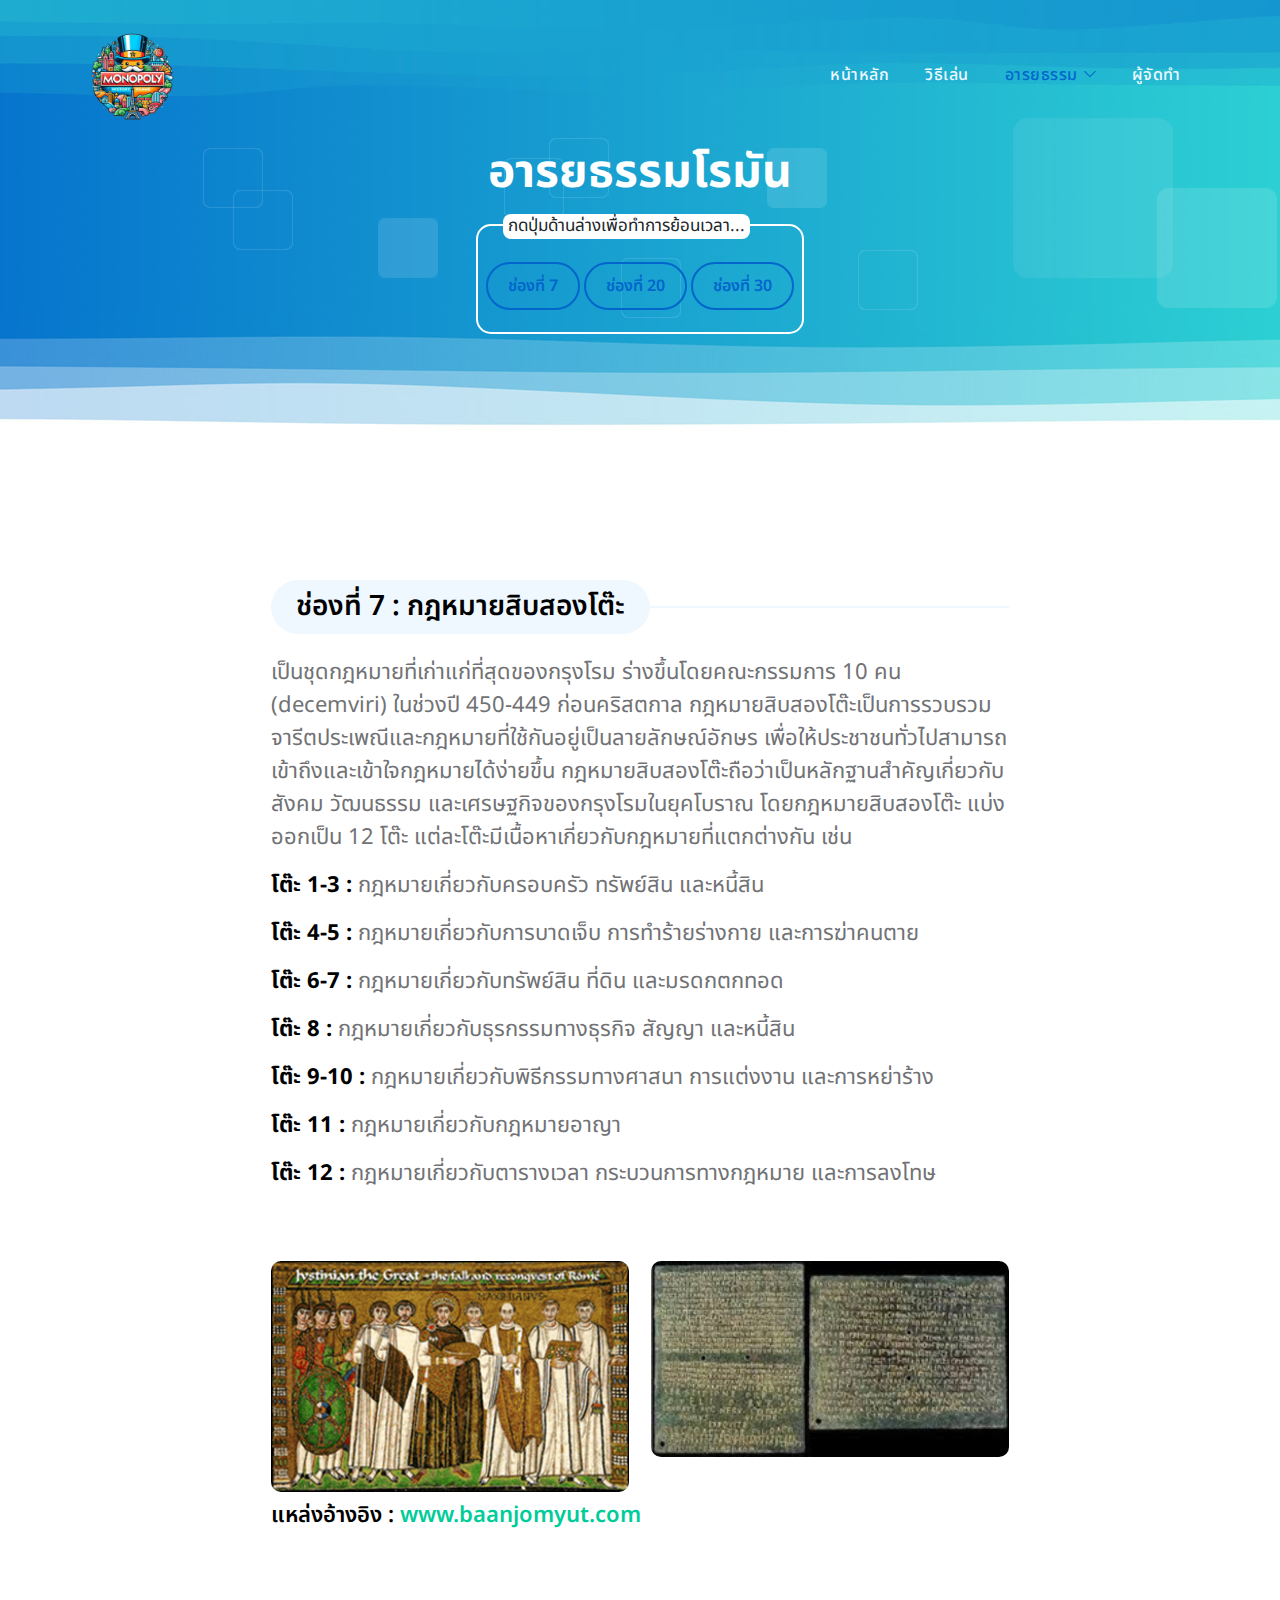
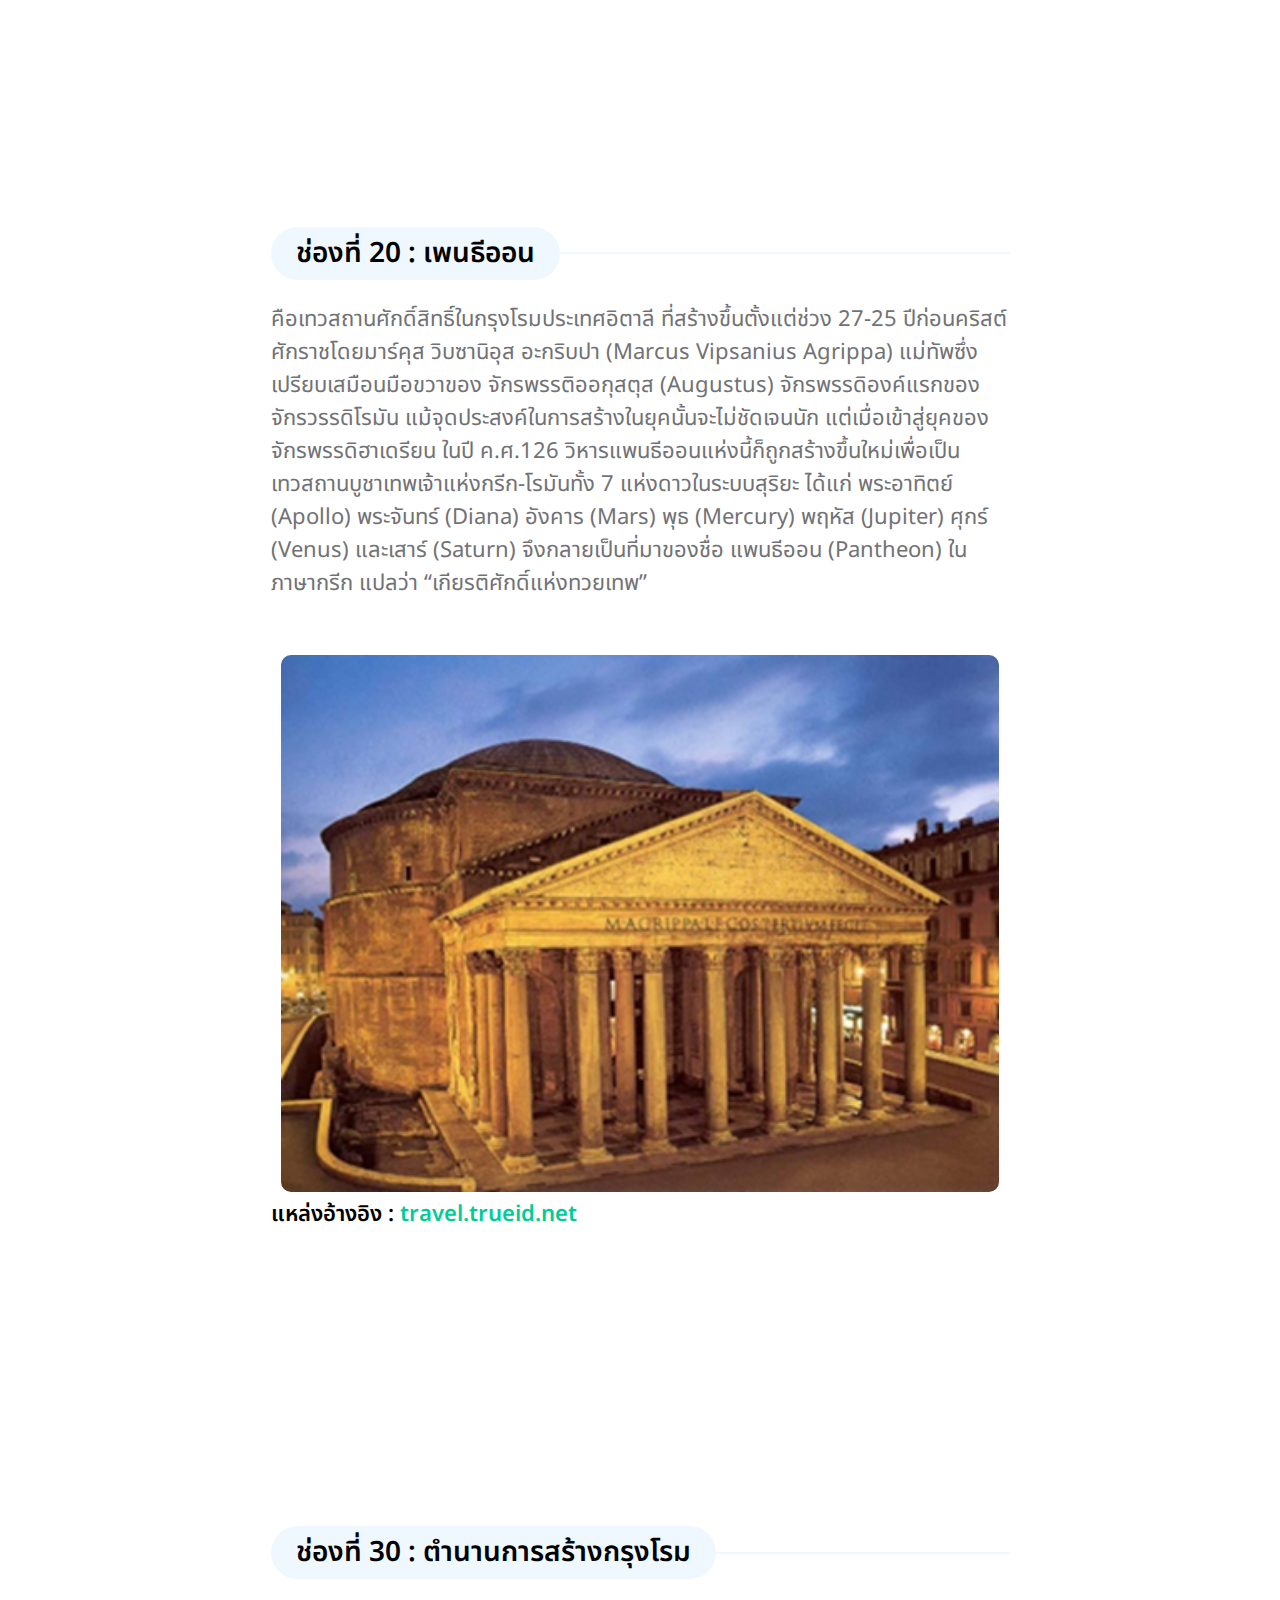
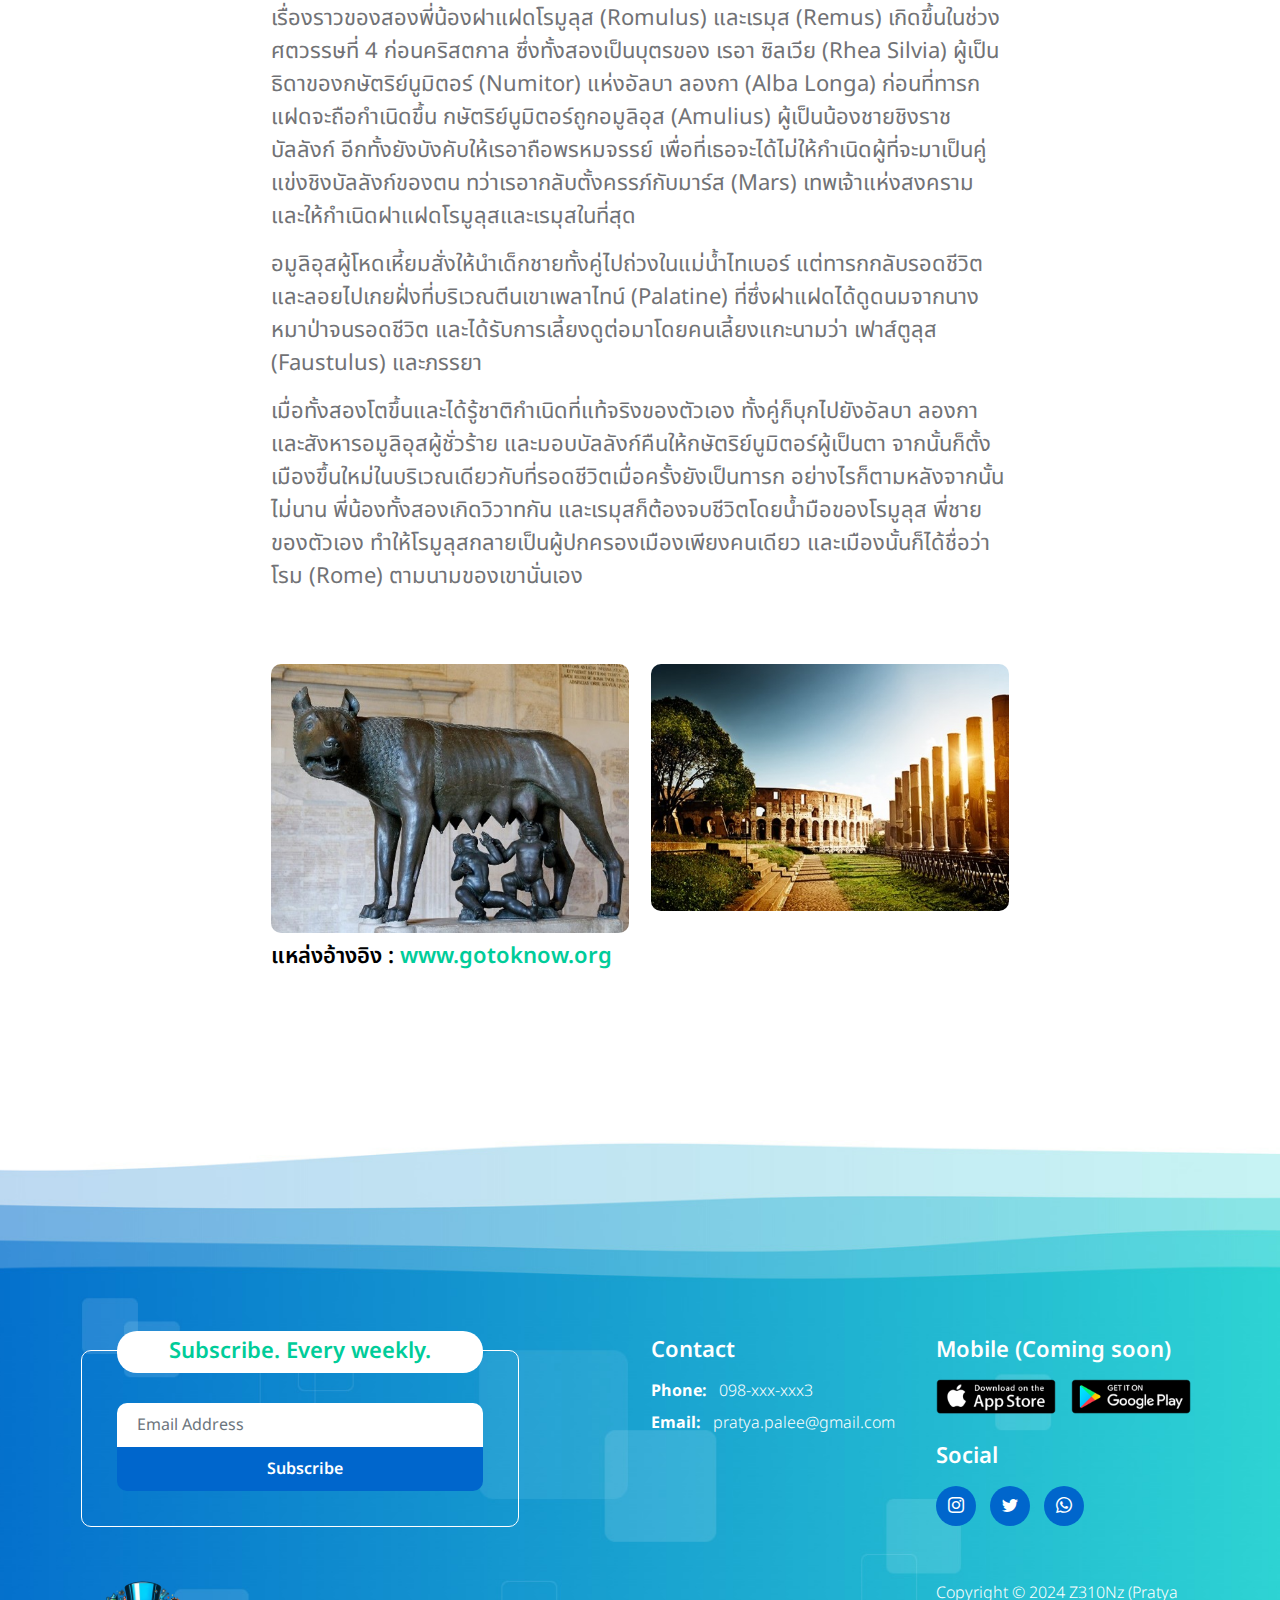
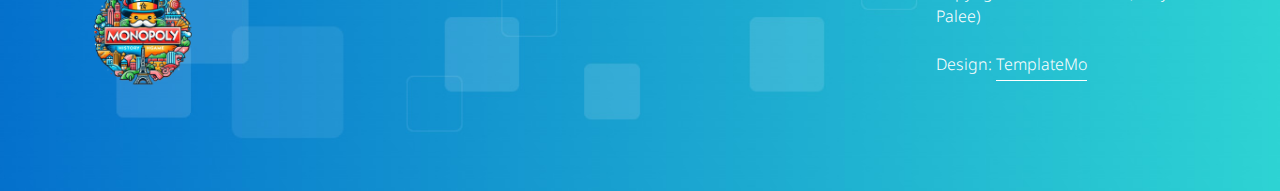
<file: page/civilization/roman.html>
<!DOCTYPE html>
<html lang="en">
  <head>
    <meta charset="utf-8" />
    <meta name="viewport" content="width=device-width, initial-scale=1" />

    <meta name="description" content="" />
    <meta name="author" content="" />

    <title>Roman</title>
    <link rel="icon" type="image/x-icon" href="/images/mono-logo.png" />
    <link rel="stylesheet" href="https://www.w3schools.com/w3css/4/w3.css" />

    <!-- CSS FILES -->
    <link rel="preconnect" href="https://fonts.googleapis.com" />

    <link rel="preconnect" href="https://fonts.gstatic.com" crossorigin />

    <link
      href="https://fonts.googleapis.com/css2?family=Noto+Sans+Thai:wght@100..900&display=swap"
      rel="stylesheet"
    />

    <link rel="stylesheet" href="/css/bootstrap.min.css" />

    <link rel="stylesheet" href="/css/bootstrap-icons.css" />

    <link rel="stylesheet" href="/css/owl.carousel.min.css" />

    <link rel="stylesheet" href="/css/owl.theme.default.min.css" />

    <link href="/css/templatemo-pod-talk.css" rel="stylesheet" />
    <!--

TemplateMo 584 Pod Talk

https://templatemo.com/tm-584-pod-talk

-->
  </head>

  <body>
    <main>
      <nav class="navbar navbar-expand-lg">
        <div class="container">
          <a class="navbar-brand me-lg-5 me-0" href="/index.html">
            <img
              src="/images/mono-logo.png"
              class="logo-image img-fluid"
              alt="templatemo pod talk"
            />
          </a>

          <button
            class="navbar-toggler"
            type="button"
            data-bs-toggle="collapse"
            data-bs-target="#navbarNav"
            aria-controls="navbarNav"
            aria-expanded="false"
            aria-label="Toggle navigation"
          >
            <span class="navbar-toggler-icon"></span>
          </button>

          <div class="collapse navbar-collapse" id="navbarNav">
            <ul class="navbar-nav ms-lg-auto">
              <li class="nav-item">
                <a class="nav-link" style="font-size: 16px" href="/index.html"
                  >หน้าหลัก</a
                >
              </li>

              <li class="nav-item">
                <a
                  class="nav-link"
                  style="font-size: 16px"
                  href="/page/how-to-play.html"
                  >วิธีเล่น</a
                >
              </li>

              <li class="nav-item dropdown">
                <a
                  class="nav-link active dropdown-toggle"
                  style="font-size: 16px"
                  href="#"
                  id="navbarLightDropdownMenuLink"
                  role="button"
                  data-bs-toggle="dropdown"
                  aria-expanded="false"
                  >อารยธรรม</a
                >

                <ul
                  class="dropdown-menu dropdown-menu-light"
                  aria-labelledby="navbarLightDropdownMenuLink"
                >
                  <li>
                    <a
                      class="dropdown-item"
                      href="/page/civilization/mesopotamian.html"
                      >อารยธรรมเมโสโปเตเมีย</a
                    >
                  </li>

                  <li>
                    <a
                      class="dropdown-item"
                      href="/page/civilization/greek.html"
                      >อารยธรรมกรีก</a
                    >
                  </li>
                  <li>
                    <a
                      class="dropdown-item active"
                      href="/page/civilization/roman.html"
                      >อารยธรรมโรมัน</a
                    >
                  </li>

                  <li>
                    <a
                      class="dropdown-item"
                      href="/page/civilization/egyptian.html"
                      >อารยธรรมอียิปต์</a
                    >
                  </li>

                  <li>
                    <a
                      class="dropdown-item"
                      href="/page/civilization/chinese.html"
                      >อารยธรรมจีน</a
                    >
                  </li>

                  <li>
                    <a
                      class="dropdown-item"
                      href="/page/civilization/indian.html"
                      >อารยธรรมอินเดีย</a
                    >
                  </li>
                </ul>
              </li>

              <li class="nav-item">
                <a
                  class="nav-link"
                  style="font-size: 16px"
                  href="/page/contact.html"
                  >ผู้จัดทำ</a
                >
              </li>
            </ul>
          </div>
        </div>
      </nav>

      <header
        class="site-header d-flex flex-column justify-content-center align-items-center"
      >
        <div class="container">
          <div class="row">
            <div class="col-lg-12 col-12 text-center">
              <h2 class="mb-0">อารยธรรมโรมัน</h2>
            </div>
          </div>
        </div>
        <br />
        <aside id="info-block">
          <section class="file-marker">
            <div>
              <div class="box-title">กดปุ่มด้านล่างเพื่อทำการย้อนเวลา...</div>
              <div class="box-contents">
                <div id="ms-4 audit-trail">
                  <br />
                  <a
                    href="#section_1"
                    style="font-size: 16px"
                    class="btn custom-btn custom-border-btn smoothscroll"
                    >ช่องที่ 7</a
                  >
                  <a
                    href="#section_2"
                    style="font-size: 16px"
                    class="btn custom-btn custom-border-btn smoothscroll"
                    >ช่องที่ 20</a
                  >
                  <a
                    href="#section_3"
                    style="font-size: 16px"
                    class="btn custom-btn custom-border-btn smoothscroll"
                    >ช่องที่ 30</a
                  >
                  <br />
                  <br />
                </div>
              </div>
            </div>
          </section>
        </aside>
      </header>

      <div class="w3-container">
        <button onclick="topFunction()" id="myBtn" title="Go to top">
          Top
        </button>
        <section class="about-section section-padding" id="section_1">
          <div class="container">
            <div class="row">
              <div class="col-lg-8 col-12 mx-auto">
                <div class="pb-5 mb-5">
                  <div class="section-title-wrap mb-4">
                    <h4 class="section-title">ช่องที่ 7 : กฎหมายสิบสองโต๊ะ</h4>
                  </div>

                  <p class="p-temp">
                    เป็นชุดกฎหมายที่เก่าแก่ที่สุดของกรุงโรม
                    ร่างขึ้นโดยคณะกรรมการ 10 คน (decemviri) ในช่วงปี 450-449
                    ก่อนคริสตกาล
                    กฎหมายสิบสองโต๊ะเป็นการรวบรวมจารีตประเพณีและกฎหมายที่ใช้กันอยู่เป็นลายลักษณ์อักษร
                    เพื่อให้ประชาชนทั่วไปสามารถเข้าถึงและเข้าใจกฎหมายได้ง่ายขึ้น
                    กฎหมายสิบสองโต๊ะถือว่าเป็นหลักฐานสำคัญเกี่ยวกับสังคม
                    วัฒนธรรม และเศรษฐกิจของกรุงโรมในยุคโบราณ โดยกฎหมายสิบสองโต๊ะ
                    แบ่งออกเป็น 12 โต๊ะ
                    แต่ละโต๊ะมีเนื้อหาเกี่ยวกับกฎหมายที่แตกต่างกัน เช่น
                  </p>
                  <p class="p-temp">
                    <b style="color: black"> โต๊ะ 1-3 : </b>
                    กฎหมายเกี่ยวกับครอบครัว ทรัพย์สิน และหนี้สิน
                  </p>
                  <p class="p-temp">
                    <b style="color: black"> โต๊ะ 4-5 : </b>
                    กฎหมายเกี่ยวกับการบาดเจ็บ การทำร้ายร่างกาย และการฆ่าคนตาย
                  </p>
                  <p class="p-temp">
                    <b style="color: black"> โต๊ะ 6-7 : </b>
                    กฎหมายเกี่ยวกับทรัพย์สิน ที่ดิน และมรดกตกทอด
                  </p>
                  <p class="p-temp">
                    <b style="color: black"> โต๊ะ 8 : </b>
                    กฎหมายเกี่ยวกับธุรกรรมทางธุรกิจ สัญญา และหนี้สิน
                  </p>
                  <p class="p-temp">
                    <b style="color: black"> โต๊ะ 9-10 : </b>
                    กฎหมายเกี่ยวกับพิธีกรรมทางศาสนา การแต่งงาน และการหย่าร้าง
                  </p>
                  <p class="p-temp">
                    <b style="color: black"> โต๊ะ 11 : </b>
                    กฎหมายเกี่ยวกับกฎหมายอาญา
                  </p>
                  <p class="p-temp">
                    <b style="color: black"> โต๊ะ 12 : </b>
                    กฎหมายเกี่ยวกับตารางเวลา กระบวนการทางกฎหมาย และการลงโทษ
                  </p>

                  <div class="row">
                    <div class="column">
                      <img
                        src="/images/meso/table1.png"
                        class="about-image mt-5 img-fluid center"
                        style="width: 100%"
                        alt=""
                      />
                    </div>

                    <div class="column">
                      <img
                        src="/images/meso/table2.png"
                        class="about-image mt-5 img-fluid center"
                        style="width: 100%"
                        alt=""
                      />
                    </div>
                  </div>

                  <h6>
                    แหล่งอ้างอิง :
                    <a
                      href="https://www.baanjomyut.com/library/global_community/05_2_2.html"
                    >
                      www.baanjomyut.com
                    </a>
                  </h6>
                </div>
              </div>
            </div>
          </div>
        </section>

        <section class="about-section section-padding" id="section_2">
          <div class="container">
            <div class="row">
              <div class="col-lg-8 col-12 mx-auto">
                <div class="pb-5 mb-5">
                  <div class="section-title-wrap mb-4">
                    <h4 class="section-title">ช่องที่ 20 : เพนธีออน</h4>
                  </div>
                  <p class="p-temp">
                    คือเทวสถานศักดิ์สิทธิ์ในกรุงโรมประเทศอิตาลี
                    ที่สร้างขึ้นตั้งแต่ช่วง 27-25 ปีก่อนคริสต์ศักราชโดยมาร์คุส
                    วิบซานิอุส อะกริบปา (Marcus Vipsanius Agrippa)
                    แม่ทัพซึ่งเปรียบเสมือนมือขวาของ จักรพรรติออกุสตุส (Augustus)
                    จักรพรรดิองค์แรกของจักรวรรดิโรมัน
                    แม้จุดประสงค์ในการสร้างในยุคนั้นจะไม่ชัดเจนนัก
                    แต่เมื่อเข้าสู่ยุคของจักรพรรดิฮาเดรียน ในปี ค.ศ.126
                    วิหารแพนธีออนแห่งนี้ก็ถูกสร้างขึ้นใหม่เพื่อเป็นเทวสถานบูชาเทพเจ้าแห่งกรีก-โรมันทั้ง
                    7 แห่งดาวในระบบสุริยะ ได้แก่ พระอาทิตย์ (Apollo) พระจันทร์
                    (Diana) อังคาร (Mars) พุธ (Mercury) พฤหัส (Jupiter) ศุกร์
                    (Venus) และเสาร์ (Saturn) จึงกลายเป็นที่มาของชื่อ แพนธีออน
                    (Pantheon) ในภาษากรีก แปลว่า “เกียรติศักดิ์แห่งทวยเทพ”
                  </p>
                  <img
                    src="/images/meso/pantion.png"
                    class="about-image mt-5 img-fluid center"
                    style="width: 100%"
                    alt=""
                  />

                  <h6>
                    แหล่งอ้างอิง :
                    <a href="https://travel.trueid.net/detail/9LdBK7pEpywx">
                      travel.trueid.net
                    </a>
                  </h6>
                </div>
              </div>
            </div>
          </div>
        </section>

        <section class="about-section section-padding" id="section_3">
          <div class="container">
            <div class="row">
              <div class="col-lg-8 col-12 mx-auto">
                <div class="pb-5 mb-5">
                  <div class="section-title-wrap mb-4">
                    <h4 class="section-title">
                      ช่องที่ 30 : ตำนานการสร้างกรุงโรม
                    </h4>
                  </div>

                  <p class="p-temp">
                    เรื่องราวของสองพี่น้องฝาแฝดโรมูลุส (Romulus) และเรมุส
                    (Remus) เกิดขึ้นในช่วงศตวรรษที่ 4 ก่อนคริสตกาล
                    ซึ่งทั้งสองเป็นบุตรของ เรอา ซิลเวีย (Rhea Silvia)
                    ผู้เป็นธิดาของกษัตริย์นูมิตอร์ (Numitor) แห่งอัลบา ลองกา
                    (Alba Longa) ก่อนที่ทารกแฝดจะถือกำเนิดขึ้น
                    กษัตริย์นูมิตอร์ถูกอมูลิอุส (Amulius)
                    ผู้เป็นน้องชายชิงราชบัลลังก์
                    อีกทั้งยังบังคับให้เรอาถือพรหมจรรย์
                    เพื่อที่เธอจะได้ไม่ให้กำเนิดผู้ที่จะมาเป็นคู่แข่งชิงบัลลังก์ของตน
                    ทว่าเรอากลับตั้งครรภ์กับมาร์ส (Mars) เทพเจ้าแห่งสงคราม
                    และให้กำเนิดฝาแฝดโรมูลุสและเรมุสในที่สุด
                  </p>
                  <p class="p-temp">
                    อมูลิอุสผู้โหดเหี้ยมสั่งให้นำเด็กชายทั้งคู่ไปถ่วงในแม่น้ำไทเบอร์
                    แต่ทารกกลับรอดชีวิตและลอยไปเกยฝั่งที่บริเวณตีนเขาเพลาไทน์
                    (Palatine) ที่ซึ่งฝาแฝดได้ดูดนมจากนางหมาป่าจนรอดชีวิต
                    และได้รับการเลี้ยงดูต่อมาโดยคนเลี้ยงแกะนามว่า เฟาส์ตูลุส
                    (Faustulus) และภรรยา
                  </p>
                  <p class="p-temp">
                    เมื่อทั้งสองโตขึ้นและได้รู้ชาติกำเนิดที่แท้จริงของตัวเอง
                    ทั้งคู่ก็บุกไปยังอัลบา ลองกา และสังหารอมูลิอุสผู้ชั่วร้าย
                    และมอบบัลลังก์คืนให้กษัตริย์นูมิตอร์ผู้เป็นตา
                    จากนั้นก็ตั้งเมืองขึ้นใหม่ในบริเวณเดียวกับที่รอดชีวิตเมื่อครั้งยังเป็นทารก
                    อย่างไรก็ตามหลังจากนั้นไม่นาน พี่น้องทั้งสองเกิดวิวาทกัน
                    และเรมุสก็ต้องจบชีวิตโดยน้ำมือของโรมูลุส พี่ชายของตัวเอง
                    ทำให้โรมูลุสกลายเป็นผู้ปกครองเมืองเพียงคนเดียว
                    และเมืองนั้นก็ได้ชื่อว่า โรม (Rome) ตามนามของเขานั่นเอง
                  </p>

                  <div class="row">
                    <div class="column">
                      <img
                        src="/images/meso/rome1.jpg"
                        class="about-image mt-5 img-fluid center"
                        style="width: 100%"
                        alt=""
                      />
                    </div>

                    <div class="column">
                      <img
                        src="/images/meso/rome2.jpg"
                        class="about-image mt-5 img-fluid center"
                        style="width: 100%"
                        alt=""
                      />
                    </div>
                  </div>

                  <h6>
                    แหล่งอ้างอิง :
                    <a
                      href="https://www.gotoknow.org/posts/692192#google_vignette"
                    >
                      www.gotoknow.org
                    </a>
                  </h6>
                </div>
              </div>
            </div>
          </div>
        </section>
      </div>
    </main>

    <footer class="site-footer">
      <div class="container">
        <div class="row">
          <div class="col-lg-6 col-12 mb-5 mb-lg-0">
            <div class="subscribe-form-wrap">
              <h6>Subscribe. Every weekly.</h6>

              <form
                class="custom-form subscribe-form"
                action="#"
                method="get"
                role="form"
              >
                <input
                  type="email"
                  name="subscribe-email"
                  id="subscribe-email"
                  pattern="[^ @]*@[^ @]*"
                  class="form-control"
                  placeholder="Email Address"
                  required=""
                />

                <div class="col-lg-12 col-12">
                  <button type="submit" class="form-control" id="submit">
                    Subscribe
                  </button>
                </div>
              </form>
            </div>
          </div>

          <div class="col-lg-3 col-md-6 col-12 mb-4 mb-md-0 mb-lg-0">
            <h6 class="site-footer-title mb-3">Contact</h6>

            <p class="mb-2">
              <strong class="d-inline me-2">Phone:</strong> 098-xxx-xxx3
            </p>

            <p>
              <strong class="d-inline me-2">Email:</strong>
              pratya.palee@gmail.com
            </p>
          </div>

          <div class="col-lg-3 col-md-6 col-12">
            <h6 class="site-footer-title mb-3">Mobile (Coming soon)</h6>

            <div class="site-footer-thumb mb-4 pb-2">
              <div class="d-flex flex-wrap">
                <a href="#">
                  <img
                    src="/images/app-store.png"
                    class="me-3 mb-2 mb-lg-0 img-fluid"
                    alt=""
                  />
                </a>

                <a href="#">
                  <img src="/images/play-store.png" class="img-fluid" alt="" />
                </a>
              </div>
            </div>

            <h6 class="site-footer-title mb-3">Social</h6>

            <ul class="social-icon">
              <li class="social-icon-item">
                <a href="#" class="social-icon-link bi-instagram"></a>
              </li>

              <li class="social-icon-item">
                <a href="#" class="social-icon-link bi-twitter"></a>
              </li>

              <li class="social-icon-item">
                <a href="#" class="social-icon-link bi-whatsapp"></a>
              </li>
            </ul>
          </div>
        </div>
      </div>

      <div class="container pt-5">
        <div class="row align-items-center">
          <div class="col-lg-2 col-md-3 col-12">
            <a class="navbar-brand" href="index.html">
              <img
                src="/images/mono-logo.png"
                class="logo-image img-fluid"
                alt="templatemo pod talk"
              />
            </a>
          </div>

          <div class="col-lg-7 col-md-9 col-12">
            <ul class="site-footer-links">
              <li class="site-footer-link-item">
                <a href="#" class="site-footer-link"></a>
              </li>

              <li class="site-footer-link-item">
                <a href="#" class="site-footer-link"></a>
              </li>

              <li class="site-footer-link-item">
                <a href="#" class="site-footer-link"></a>
              </li>

              <li class="site-footer-link-item">
                <a href="#" class="site-footer-link"></a>
              </li>
            </ul>
          </div>

          <div class="col-lg-3 col-12">
            <p class="copyright-text mb-0">
              Copyright © 2024 Z310Nz (Pratya Palee) <br /><br />
              Design:
              <a
                rel="nofollow"
                href="https://templatemo.com/page/1"
                target="_parent"
                >TemplateMo</a
              >
            </p>
          </div>
        </div>
      </div>
    </footer>

    <!-- JAVASCRIPT FILES -->
    <script src="/js/jquery.min.js"></script>
    <script src="/js/bootstrap.bundle.min.js"></script>
    <script src="/js/owl.carousel.min.js"></script>
    <script src="/js/custom.js"></script>
    <script src="/js/btt.js"></script>
  </body>
</html>
</file>
<file: css/templatemo-pod-talk.css>
:root {
  --white-color: #ffffff;
  --primary-color: #00cc99;
  --secondary-color: #0066cc;
  --section-bg-color: #f0f8ff;
  --custom-btn-bg-color: #0066cc;
  --custom-btn-bg-hover-color: #00cc99;
  --dark-color: #000000;
  --p-color: #717275;
  --border-color: #7fffd4;
  --link-hover-color: #0066cc;

  --body-font-family: "Noto Sans Thai", sans-serif;
  --title-font-family: "Noto Sans Thai", sans-serif;

  --h1-font-size: 58px;
  --h2-font-size: 46px;
  --h3-font-size: 32px;
  --h4-font-size: 28px;
  --h5-font-size: 24px;
  --h6-font-size: 22px;
  --p-font-size: 16px;
  --menu-font-size: 14px;

  --border-radius-large: 100px;
  --border-radius-medium: 20px;
  --border-radius-small: 10px;

  --font-weight-light: 300;
  --font-weight-normal: 400;
  --font-weight-medium: 500;
  --font-weight-semibold: 600;
  --font-weight-bold: 700;
}

body {
  background-color: var(--white-color);
  font-family: var(--body-font-family);
}

/*---------------------------------------
  TYPOGRAPHY               
-----------------------------------------*/

h2,
h3,
h4,
h5,
h6 {
  color: var(--dark-color);
}

h1,
h2,
h3,
h4,
h5,
h6 {
  font-family: var(--title-font-family);
  font-weight: var(--font-weight-semibold);
}

h1 {
  font-size: var(--h1-font-size);
  font-weight: var(--font-weight-bold);
}

h2 {
  font-size: var(--h2-font-size);
  font-weight: var(--font-weight-bold);
}

h3 {
  font-size: var(--h3-font-size);
}

h4 {
  font-size: var(--h4-font-size);
}

h5 {
  font-size: var(--h5-font-size);
}

h6 {
  font-size: var(--h6-font-size);
}

p {
  color: var(--p-color);
  font-size: var(--p-font-size);
  font-weight: var(--font-weight-light);
}

ul li {
  color: var(--p-color);
  font-size: var(--p-font-size);
  font-weight: var(--font-weight-light);
}

a,
button {
  touch-action: manipulation;
  transition: all 0.3s;
}

a {
  display: inline-block;
  color: var(--primary-color);
  text-decoration: none;
}

a:hover {
  color: var(--link-hover-color);
}

b,
strong {
  font-weight: var(--font-weight-bold);
}

::selection {
  background-color: var(--primary-color);
  color: var(--white-color);
}

/*---------------------------------------
  SECTION               
-----------------------------------------*/
.section-title-wrap {
  position: relative;
}

.section-title-wrap::after {
  content: "";
  background: var(--section-bg-color);
  width: 100%;
  height: 2px;
  position: absolute;
  top: 50%;
  left: 50%;
  transform: translate(-50%, -50%);
  pointer-events: none;
}

.section-title {
  background: var(--section-bg-color);
  border-radius: var(--border-radius-large);
  display: inline-block;
  position: relative;
  z-index: 2;
  margin-bottom: 0;
  padding: 10px 25px;
}

.section-padding {
  padding-top: 100px;
  padding-bottom: 100px;
}

main {
  position: relative;
  z-index: 1;
}

.section-bg {
  background-color: var(--section-bg-color);
}

.section-overlay {
  background-color: var(--primary-color);
  position: absolute;
  top: 0;
  left: 0;
  pointer-events: none;
  width: 100%;
  height: 100%;
  opacity: 0.85;
}

.section-overlay + .container {
  position: relative;
}

/*---------------------------------------
  CUSTOM ICON COLOR               
-----------------------------------------*/
.custom-icon {
  color: var(--primary-color);
}

/*---------------------------------------
  CUSTOM BUTTON               
-----------------------------------------*/
.custom-btn {
  background: var(--custom-btn-bg-color);
  border: 2px solid transparent;
  border-radius: var(--border-radius-large);
  color: var(--white-color);
  font-family: var(--title-font-family);
  font-size: var(--p-font-size);
  font-weight: var(--font-weight-semibold);
  line-height: normal;
  transition: all 0.3s;
  padding: 10px 20px;
}

.custom-btn:hover {
  background: var(--custom-btn-bg-hover-color);
  color: var(--white-color);
}

.custom-border-btn {
  background: transparent;
  border: 2px solid var(--custom-btn-bg-color);
  color: var(--custom-btn-bg-color);
}

.custom-border-btn:hover {
  background: var(--custom-btn-bg-color);
  border-color: transparent;
  color: var(--primary-color);
}

.custom-btn-bg-white {
  border-color: var(--white-color);
  color: var(--white-color);
}

/*---------------------------------------
  SITE HEADER              
-----------------------------------------*/
.site-header {
  background-image: url("../images/templatemo-wave-header.jpg"),
    linear-gradient(#348cd2, #ffffff);
  background-repeat: no-repeat;
  background-size: cover;
  background-position: center;
  min-height: 480px;
  position: relative;
}

.site-header h2 {
  color: var(--white-color);
}

/*---------------------------------------
  NAVIGATION              
-----------------------------------------*/
.navbar {
  background-color: transparent;
  position: absolute;
  top: 0;
  right: 0;
  left: 0;
  z-index: 9;
  padding-top: 20px;
  padding-bottom: 20px;
}

.navbar .navbar-brand,
.navbar .navbar-brand:hover {
  color: var(--white-color);
}

.navbar .logo-image {
  width: 100px;
}

.logo-image {
  width: 120px;
  height: auto;
}

.navbar-brand,
.navbar-brand:hover {
  font-size: var(--h3-font-size);
  font-weight: var(--font-weight-bold);
  display: inline-block;
}

.navbar-brand span {
  font-family: var(--title-font-family);
}

.navbar-nav .nav-link {
  display: inline-block;
  color: var(--section-bg-color);
  font-family: var(--title-font-family);
  font-size: var(--menu-font-size);
  font-weight: var(--font-weight-medium);
  text-transform: uppercase;
  letter-spacing: 0.5px;
  position: relative;
  padding-top: 15px;
  padding-bottom: 15px;
}

.navbar-expand-lg .navbar-nav .nav-link {
  padding-right: 18px;
  padding-left: 18px;
}

.navbar-nav .nav-link.active,
.navbar-nav .nav-link:hover {
  color: var(--secondary-color);
}

.navbar .dropdown-menu {
  background: var(--white-color);
  box-shadow: 0 1rem 3rem rgba(0, 0, 0, 0.175);
  border: 0;
  display: inherit;
  opacity: 0;
  min-width: 9rem;
  margin-top: 20px;
  padding: 13px 0 10px 0;
  transition: all 0.3s;
  pointer-events: none;
}

.navbar .dropdown-menu::before {
  content: "";
  width: 0;
  height: 0;
  border-left: 20px solid transparent;
  border-right: 20px solid transparent;
  border-bottom: 15px solid var(--white-color);
  position: absolute;
  top: -10px;
  left: 10px;
}

.navbar .dropdown-item {
  display: inline-block;
  color: var(--p-bg-color);
  font-family: var(--title-font-family);
  font-size: var(--menu-font-size);
  font-weight: var(--font-weight-medium);
  text-transform: uppercase;
  letter-spacing: 0.5px;
  position: relative;
}

.navbar .dropdown-item.active,
.navbar .dropdown-item:active,
.navbar .dropdown-item:focus,
.navbar .dropdown-item:hover {
  background: transparent;
  color: var(--secondary-color);
}

.navbar .dropdown-toggle::after {
  content: "\f282";
  display: inline-block;
  font-family: bootstrap-icons !important;
  font-size: var(--menu-font-size);
  font-style: normal;
  font-weight: normal !important;
  font-variant: normal;
  text-transform: none;
  line-height: 1;
  vertical-align: -0.125em;
  -webkit-font-smoothing: antialiased;
  -moz-osx-font-smoothing: grayscale;
  position: relative;
  left: 2px;
  border: 0;
}

@media screen and (min-width: 992px) {
  .navbar .dropdown:hover .dropdown-menu {
    opacity: 1;
    margin-top: 0;
    pointer-events: auto;
  }
}

.navbar .custom-border-btn {
  border-color: var(--white-color);
  color: var(--white-color);
}

.navbar .custom-border-btn:hover {
  background: var(--white-color);
  color: var(--secondary-color);
}

.navbar-toggler {
  border: 0;
  padding: 0;
  cursor: pointer;
  margin: 0;
  width: 30px;
  height: 35px;
  outline: none;
}

.navbar-toggler:focus {
  outline: none;
  box-shadow: none;
}

.navbar-toggler[aria-expanded="true"] .navbar-toggler-icon {
  background: transparent;
}

.navbar-toggler[aria-expanded="true"] .navbar-toggler-icon:before,
.navbar-toggler[aria-expanded="true"] .navbar-toggler-icon:after {
  transition: top 300ms 50ms ease, -webkit-transform 300ms 350ms ease;
  transition: top 300ms 50ms ease, transform 300ms 350ms ease;
  transition: top 300ms 50ms ease, transform 300ms 350ms ease,
    -webkit-transform 300ms 350ms ease;
  top: 0;
}

.navbar-toggler[aria-expanded="true"] .navbar-toggler-icon:before {
  transform: rotate(45deg);
}

.navbar-toggler[aria-expanded="true"] .navbar-toggler-icon:after {
  transform: rotate(-45deg);
}

.navbar-toggler .navbar-toggler-icon {
  background: var(--white-color);
  transition: background 10ms 300ms ease;
  display: block;
  width: 30px;
  height: 2px;
  position: relative;
}

.navbar-toggler .navbar-toggler-icon:before,
.navbar-toggler .navbar-toggler-icon:after {
  transition: top 300ms 350ms ease, -webkit-transform 300ms 50ms ease;
  transition: top 300ms 350ms ease, transform 300ms 50ms ease;
  transition: top 300ms 350ms ease, transform 300ms 50ms ease,
    -webkit-transform 300ms 50ms ease;
  position: absolute;
  right: 0;
  left: 0;
  background: var(--white-color);
  width: 30px;
  height: 2px;
  content: "";
}

.navbar-toggler .navbar-toggler-icon::before {
  top: -8px;
}

.navbar-toggler .navbar-toggler-icon::after {
  top: 8px;
}

/*---------------------------------------
  CAROUSEL        
-----------------------------------------*/
.hero-section {
  background-image: url("../images/templatemo-wave-banner.jpg"),
    linear-gradient(#348cd2, #ffffff);
  background-repeat: no-repeat;
  background-size: 108% 76%;
  background-position: top;
  padding-top: 200px;
}

.owl-carousel {
  text-align: center;
}

.owl-carousel-image {
  display: block;
}

.owl-carousel .owl-item .owl-carousel-verified-image {
  display: inline-block;
  width: 30px;
  height: auto;
  position: relative;
  right: 5px;
}

.verified-image {
  display: inline-block;
  width: 20px;
  height: auto;
}

.owl-carousel .owl-item {
  opacity: 0.35;
}

.owl-carousel .owl-item.active.center {
  opacity: 1;
}

.owl-carousel-info-wrap {
  border-radius: var(--border-radius-medium);
  position: relative;
  overflow: hidden;
  text-align: left;
}

.owl-carousel-info {
  background-color: var(--section-bg-color);
  box-shadow: 0 1rem 3rem rgba(0, 0, 0, 0.175);
  position: absolute;
  bottom: 0;
  right: 0;
  left: 0;
  padding: 30px;
}

.badge {
  background-color: var(--custom-btn-bg-color);
  font-family: var(--title-font-family);
  border-radius: var(--border-radius-large);
  color: var(--white-color);
  padding-bottom: 5px;
}

.owl-carousel-info-wrap .social-share,
.team-thumb .social-share {
  position: absolute;
  right: 0;
  bottom: 0;
}

.owl-carousel-info-wrap .social-icon,
.team-thumb .social-icon {
  opacity: 0;
  transition: all 0.3s ease;
  transform: translateX(0);
  padding-right: 20px;
  padding-left: 20px;
}

.owl-carousel
  .owl-item.active.center
  .owl-carousel-info-wrap:hover
  .social-icon,
.team-thumb:hover .social-icon {
  transform: translateY(-100%);
  opacity: 1;
}

.owl-carousel-info-wrap .social-icon-item,
.owl-carousel-info-wrap .social-icon-link,
.team-thumb .social-icon-item,
.team-thumb .social-icon-link {
  display: block;
  margin-bottom: 10px;
  margin-left: auto;
}

.owl-carousel-info-wrap .social-icon-link {
  margin-top: 5px;
  margin-bottom: 5px;
}

.owl-carousel .owl-dots {
  background-color: var(--white-color);
  box-shadow: 0 1rem 3rem rgba(0, 0, 0, 0.175);
  border-radius: var(--border-radius-large);
  display: inline-block;
  margin: auto;
  margin-top: 40px;
  padding: 15px 25px;
  padding-bottom: 7px;
}

.owl-theme .owl-nav.disabled + .owl-dots {
  margin-top: 40px;
}

.owl-theme .owl-dots .owl-dot.active span,
.owl-theme .owl-dots .owl-dot:hover span {
  background: var(--secondary-color);
}

/*---------------------------------------
  CUSTOM BLOCK              
-----------------------------------------*/
.custom-block {
  border: 2px solid var(--primary-color);
  border-radius: var(--border-radius-medium);
  position: relative;
  overflow: hidden;
  padding: 30px;
  transition: all 0.3s ease;
}

.custom-block:hover {
  background: var(--white-color);
  box-shadow: 0 1rem 3rem rgba(0, 0, 0, 0.175);
  border-color: transparent;
  transform: translateY(-3px);
}

.custom-block-info {
  display: block;
  padding: 10px 20px;
  padding-bottom: 0;
}

.custom-block-image-wrap {
  position: relative;
  display: block;
  height: 100%;
}

.custom-block-image-wrap > a {
  display: block;
}

.custom-block-image {
  border-radius: var(--border-radius-medium);
  display: block;
  width: 112px;
  height: 112px;
  object-fit: cover;
}

.custom-block-image-detail-page .custom-block-image {
  width: 100%;
  height: 212px;
}

.custom-block .custom-block-icon {
  position: absolute;
  top: 50%;
  left: 50%;
  transform: translate(-50%, -50%);
}

.custom-block-icon-wrap {
  border-radius: var(--border-radius-medium);
  position: relative;
  overflow: hidden;
}

.custom-block-icon-wrap .section-overlay {
  opacity: 0.25;
}

.custom-block-btn-group {
  position: absolute;
  bottom: 0;
  right: 0;
  left: 0;
  margin: 20px;
}

.custom-block-btn-group .custom-block-icon {
  position: relative;
  top: 0;
  left: 0;
  transform: none;
}

.custom-block-icon {
  background: var(--primary-color);
  border-radius: var(--border-radius-medium);
  font-size: var(--p-font-size);
  color: var(--white-color);
  text-align: center;
  width: 32.5px;
  height: 32.5px;
  line-height: 32.5px;
  transition: all 0.3s;
}

.custom-block-icon:hover {
  background: var(--secondary-color);
  color: var(--white-color);
}

.custom-block .custom-btn {
  font-size: var(--menu-font-size);
  padding: 7px 15px;
}

.custom-block .custom-block-info + div .badge {
  background-color: var(--dark-color);
  color: var(--white-color);
  border-radius: 50px !important;
  font-size: var(--menu-font-size);
  display: flex;
  justify-content: center;
  text-align: center;
  width: 40px;
  height: 40px;
  line-height: 30px;
  margin-top: 5px;
  margin-bottom: 5px;
}

.custom-block .custom-block-info + div .badge:hover {
  background-color: var(--secondary-color);
}

.custom-block-full {
  background-color: var(--section-bg-color);
  border-color: transparent;
}

.custom-block-full:hover {
  border-color: var(--primary-color);
}

.custom-block-full .custom-block-info {
  padding: 20px;
  padding-bottom: 0;
}

.custom-block-full .custom-block-image {
  width: 100%;
  height: 210px;
}

.custom-block-full .social-share {
  position: absolute;
  top: 0;
  right: 0;
  margin: 50px;
}

.custom-block-top small {
  color: var(--p-color);
  font-family: var(--title-font-family);
}

.custom-block-top .badge {
  background-color: var(--secondary-color);
  color: var(--white-color);
  display: inline-block;
  vertical-align: middle;
  height: 26.64px;
  line-height: 20px;
}

.custom-block-bottom a:hover span {
  color: var(--primary-color);
}

.custom-block-bottom a span {
  font-family: var(--title-font-family);
  color: var(--p-color);
  text-transform: uppercase;
  margin-left: 3px;
}

.custom-block-overlay {
  border-color: transparent;
  padding: 0;
}

.custom-block-overlay .custom-block-image {
  margin: auto;
  width: 100%;
  height: 210px;
  transition: all 0.3s;
}

.custom-block-overlay:hover .custom-block-image {
  padding: 15px;
  padding-bottom: 0;
}

.custom-block-overlay-info {
  padding: 15px 20px 20px 20px;
}

/*---------------------------------------
  PROIFLE BLOCK               
-----------------------------------------*/
.profile-block {
  margin-top: 10px;
}

.profile-block-image {
  border-radius: var(--border-radius-large);
  width: 50px;
  height: 50px;
  object-fit: cover;
  margin-right: 10px;
}

.profile-block p strong {
  display: block;
  font-family: var(--title-font-family);
}

.profile-detail-block {
  border: 1px solid #dee2e6;
  border-radius: var(--border-radius-large);
  padding: 25px 35px;
}

.profile-detail-block p {
  margin-bottom: 0;
}

/*---------------------------------------
  ABOUT & TEAM SECTION               
-----------------------------------------*/
.about-image {
  border-radius: var(--border-radius-medium);
  display: block;
}

.center {
  margin: auto;
  width: 50%;
  padding: 10px;
}

.column {
  float: left;
  width: 50%;
  padding: 1px;
  height: 100%;
}

.row:after {
  content: "";
  display: table;
  clear: both;
}

.p-temp {
  font-size: 22px;
  font-weight: 400;
}

.b-temp {
  color: black;
}

.team-thumb {
  border-radius: var(--border-radius-medium);
  position: relative;
  overflow: hidden;
}

.team-info {
  background-color: var(--white-color);
  position: absolute;
  bottom: 0;
  right: 0;
  left: 0;
  padding: 30px;
}

/*---------------------------------------
  PAGINATION               
-----------------------------------------*/
.pagination {
  border: 1px solid #dee2e6;
  border-radius: var(--border-radius-large);
  padding: 20px;
}

.page-link {
  border: 0;
  border-radius: var(--border-radius-small);
  color: var(--p-color);
  font-family: var(--title-font-family);
  margin: 0 5px;
  padding: 10px 20px;
}

.page-link:hover,
.page-item:first-child .page-link:hover,
.page-item:last-child .page-link:hover {
  background-color: var(--secondary-color);
  color: var(--white-color);
}

.page-item:first-child .page-link {
  margin-right: 10px;
}

.active > .page-link,
.page-link.active {
  background-color: var(--secondary-color);
  border-color: var(--secondary-color);
}

/*---------------------------------------
  CONTACT               
-----------------------------------------*/
.contact-info p strong {
  font-family: var(--title-font-family);
  min-width: 90px;
}

.contact-info p a {
  color: var(--p-color);
  border-bottom: 1px solid;
  padding-bottom: 3px;
}

.contact-info p a:hover {
  color: var(--secondary-color);
}

.google-map {
  border-radius: var(--border-radius-medium);
}

.contact-form .form-floating > textarea {
  border-radius: var(--border-radius-medium);
  height: 150px;
}

/*---------------------------------------
  SUBSCRIBE FORM               
-----------------------------------------*/
.subscribe-form-wrap {
  border: 1px solid var(--white-color);
  border-radius: var(--border-radius-small);
  width: 80%;
  position: relative;
  top: 12px;
  padding: 35px;
}

.subscribe-form-wrap h6 {
  background: var(--white-color);
  border-radius: var(--border-radius-medium);
  color: var(--primary-color);
  text-align: center;
  position: relative;
  bottom: 55px;
  margin-bottom: -25px;
  padding: 8px;
}

.subscribe-form #subscribe-email {
  border: 0;
  border-radius: 10px 10px 0 0;
  margin-bottom: 0;
}

.subscribe-form #submit {
  border-radius: 0 0 10px 10px;
}

/*---------------------------------------
  CUSTOM FORM               
-----------------------------------------*/
.custom-form .form-control {
  border-radius: var(--border-radius-small);
  color: var(--p-color);
  font-family: var(--title-font-family);
  font-size: var(--p-font-size);
  margin-bottom: 24px;
  padding-top: 10px;
  padding-bottom: 10px;
  padding-left: 20px;
  outline: none;
}

.form-floating > label {
  padding-left: 20px;
}

.custom-form button[type="submit"] {
  background: var(--custom-btn-bg-color);
  border: none;
  border-radius: var(--border-radius-large);
  color: var(--white-color);
  font-family: var(--title-font-family);
  font-size: var(--p-font-size);
  font-weight: var(--font-weight-semibold);
  transition: all 0.3s;
  margin-bottom: 0;
}

.custom-form button[type="submit"]:hover,
.custom-form button[type="submit"]:focus {
  background: var(--custom-btn-bg-hover-color);
  border-color: transparent;
}

/*---------------------------------------
  SEARCH FORM               
-----------------------------------------*/
.search-form .form-control {
  border: 0;
  margin-bottom: 0;
}

.search-form button[type="submit"] {
  background: var(--secondary-color);
  border-color: var(--secondary-color);
  max-width: 50px;
  height: 100%;
  padding-left: 15px;
}

.search-form button[type="submit"]:hover {
  background: var(--primary-color);
}

/*---------------------------------------
  SITE FOOTER              
-----------------------------------------*/
.site-footer {
  background-image: url("../images/templatemo-wave-footer.jpg"),
    linear-gradient(#ffffff, #348cd2);
  background-repeat: no-repeat;
  background-size: cover;
  background-position: center;
  margin-top: -80px;
  padding-top: 100px;
  padding-bottom: 150px;
}

.site-footer > .container {
  position: relative;
  top: 50px;
  padding-top: 100px;
}

.site-footer-title,
.site-footer p {
  color: var(--white-color);
}

.site-footer p strong {
  font-family: var(--title-font-family);
}

.site-footer p a {
  color: var(--white-color);
  border-bottom: 1px solid;
  padding-bottom: 3px;
}

.site-footer p a:hover {
  color: var(--secondary-color);
}

.site-footer-thumb a img {
  display: block;
  width: 120px;
  min-width: 120px;
  height: auto;
}

.site-footer-links {
  margin-bottom: 0;
  padding-left: 0;
}

.site-footer-link-item {
  display: inline-block;
  list-style: none;
  margin-right: 10px;
  margin-left: 10px;
}

.site-footer-link {
  color: var(--white-color);
  font-size: var(--p-font-size);
  line-height: inherit;
}

/*---------------------------------------
  SOCIAL ICON               
-----------------------------------------*/
.social-icon {
  margin: 0;
  padding: 0;
}

.social-icon-item {
  list-style: none;
  display: inline-block;
  vertical-align: top;
}

.social-icon-link {
  background: var(--secondary-color);
  border-radius: var(--border-radius-large);
  color: var(--white-color);
  font-size: var(--p-font-size);
  display: block;
  margin-right: 10px;
  text-align: center;
  width: 40px;
  height: 40px;
  line-height: 40px;
  transition: background 0.2s, color 0.2s;
}

.social-icon-link:hover {
  background: var(--primary-color);
  color: var(--white-color);
}

/*---------------------------------------
  RESPONSIVE STYLES               
-----------------------------------------*/
@media screen and (min-width: 2160px) {
  .hero-section {
    background-size: 100% 90%;
    /* T o o p l a t e . c o m   C u s t o m i z e d */
  }
}

@media screen and (min-width: 1600px) {
  .site-footer {
    padding-top: 250px;
  }
}

@media screen and (max-width: 1240px) {
  .hero-section {
    background-size: 116%;
    /* T o o p l a t e . c o m   C u s t o m i z e d */
  }
}

@media screen and (max-width: 991px) {
  h1 {
    font-size: 48px;
  }

  h2 {
    font-size: 36px;
  }

  h3 {
    font-size: 32px;
  }

  h4 {
    font-size: 28px;
  }

  h5 {
    font-size: 20px;
  }

  h6 {
    font-size: 18px;
  }

  .hero-section {
    background-size: 160% 66%;
    /* T o o p l a t e . c o m   C u s t o m i z e d */
  }

  .section-padding {
    padding-top: 50px;
    padding-bottom: 50px;
  }

  .navbar-nav {
    background-color: var(--primary-color);
    border-radius: var(--border-radius-medium);
    padding: 30px;
  }

  .navbar-nav .nav-link {
    padding: 5px 0;
  }

  .navbar-nav .dropdown-menu {
    position: relative;
    left: 10px;
    opacity: 1;
    pointer-events: auto;
    max-width: 155px;
    margin-top: 10px;
    margin-bottom: 15px;
  }

  .navbar-expand-lg .navbar-nav {
    padding-bottom: 20px;
  }

  .nav-tabs .nav-link:first-child {
    margin-right: 5px;
  }

  .nav-tabs .nav-link {
    font-size: var(--copyright-font-size);
    padding: 10px;
  }

  .copyright-text {
    text-align: center;
  }

  .site-footer {
    margin-top: -200px;
    padding-top: 200px;
    padding-bottom: 100px;
  }
}

@media screen and (max-width: 540px) {
  .hero-section {
    background-size: 180% 65%;
    /* T o o p l a t e . c o m   C u s t o m i z e d */
  }

  .custom-block .custom-block-top {
    flex-direction: column;
  }

  .custom-block .custom-block-top small:last-child {
    margin-top: 10px;
    margin-bottom: 10px;
  }
}

@media screen and (max-width: 480px) {
  h1 {
    font-size: 36px;
  }

  h2 {
    font-size: 28px;
  }

  h3 {
    font-size: 26px;
  }

  h4 {
    font-size: 22px;
  }

  h5 {
    font-size: 20px;
  }
}

@media screen and (max-width: 414px) {
  .search-form {
    max-width: 200px;
  }
}

#myBtn {
  display: none;
  position: fixed;
  bottom: 20px;
  right: 30px;
  z-index: 99;
  border: none;
  outline: none;
  background-color: #ef5a6f;
  color: white;
  cursor: pointer;
  padding: 15px;
  border-radius: 10px;
  font-size: 18px;
}

#myBtn:hover {
  background-color: #555;
}

#info-block section {
  border: 2px solid white;
  border-radius: 15px;
}

.file-marker > div {
  padding: 0 3px;
  height: auto;
  margin-top: -0.8em;
  margin-left: 5px;
  margin-right: 5px;
}
.box-title {
  font-size: 17px;
  background: white none repeat scroll 0 0;
  display: inline-block;
  padding: 0 5px;
  position: relative;
  margin-left: 1em;
  border-radius: 8px;
}

sub {
  vertical-align: sub;
  font-size: smaller;
}
</file>
